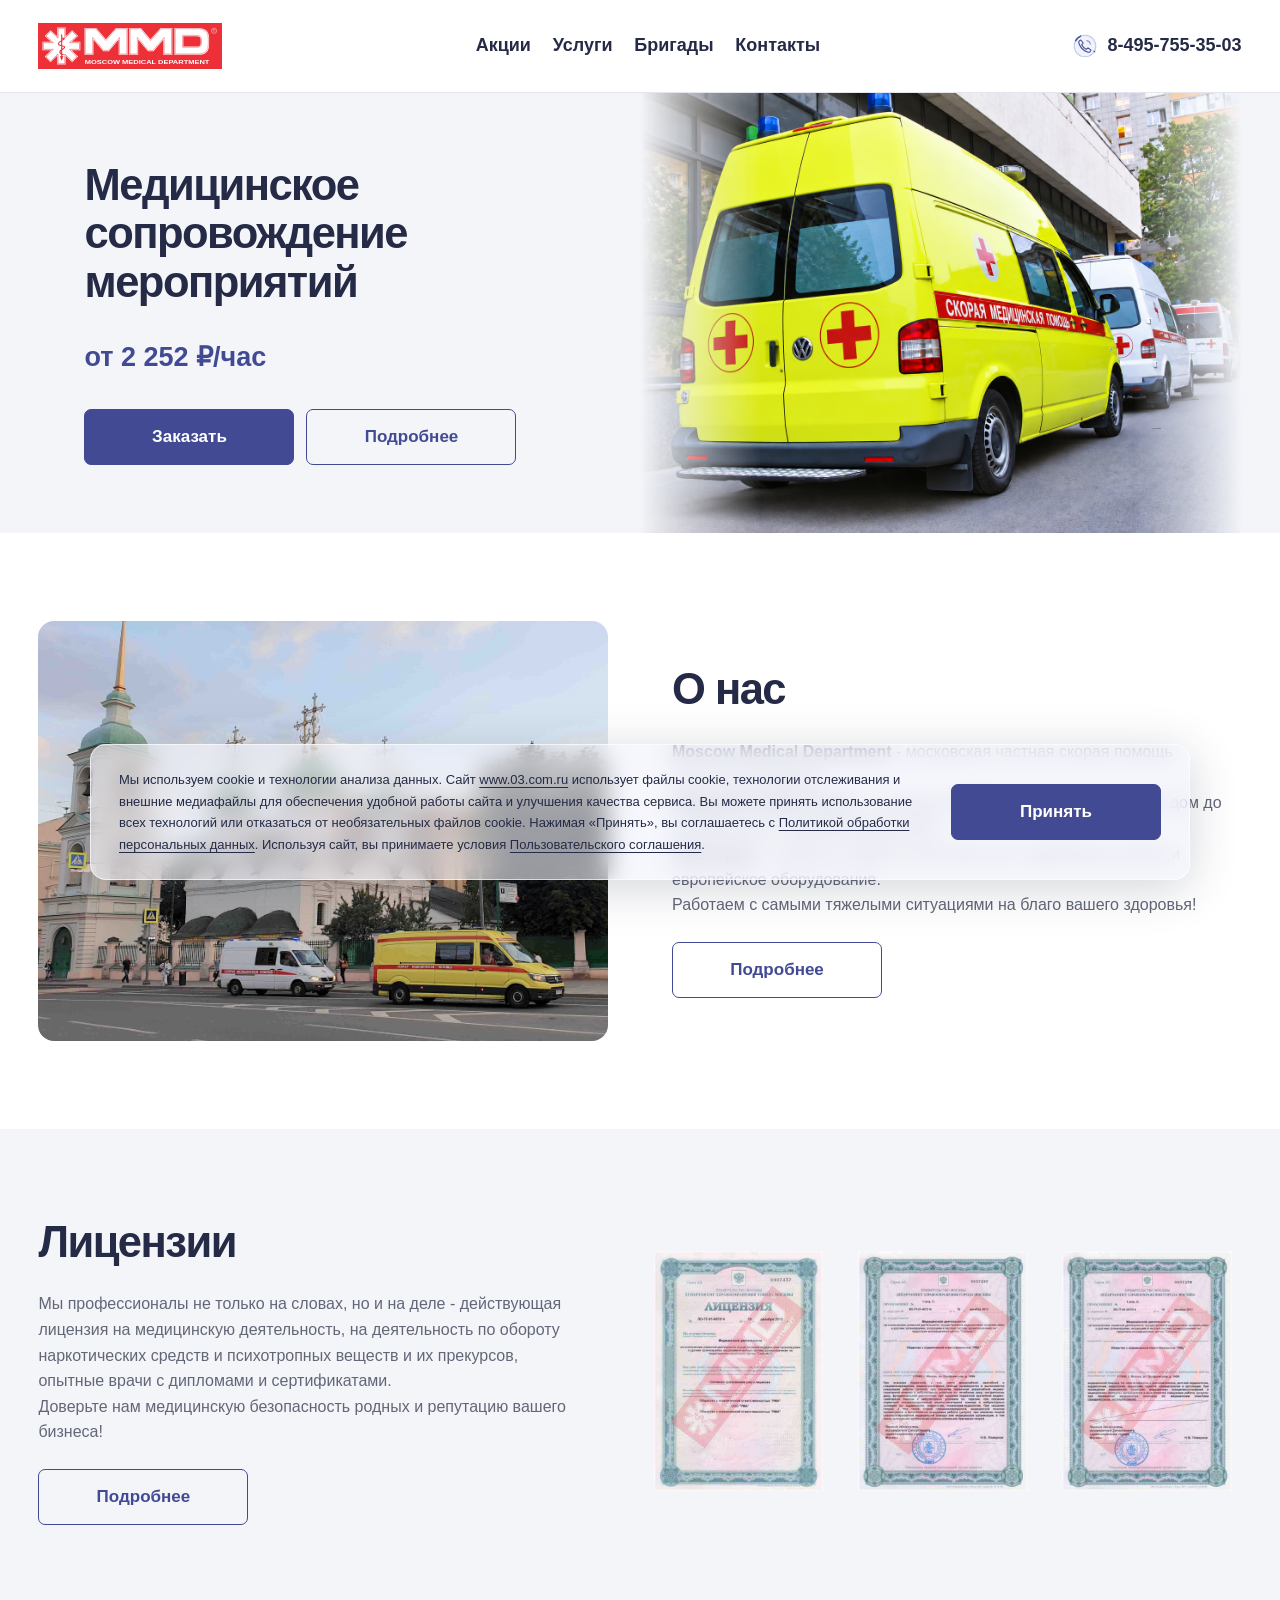
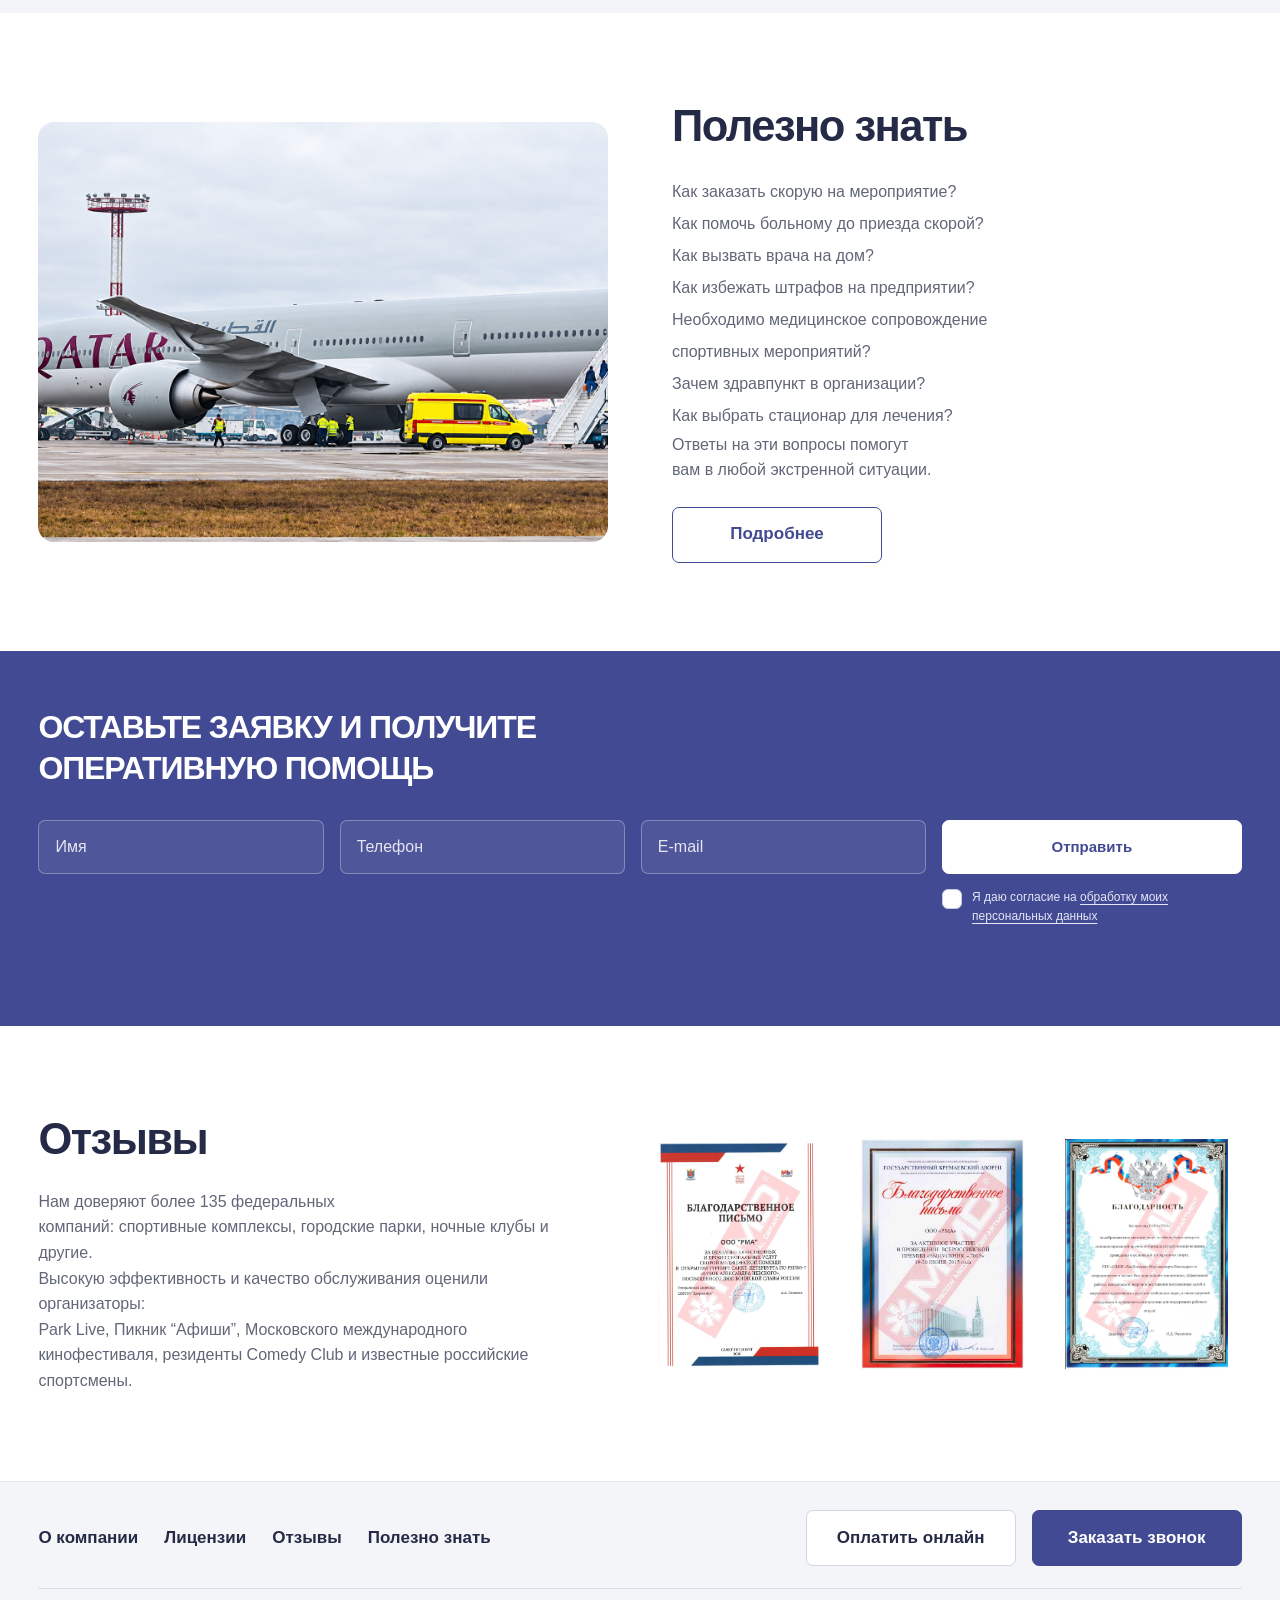
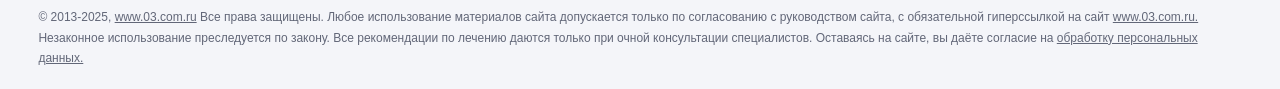
<file: index.html>
<!DOCTYPE html>
<html lang="ru">

<head>

    <meta charset="UTF-8">
    <meta name="viewport" content="width=device-width, initial-scale=1.0">
    <meta http-equiv="X-UA-Compatible" content="ie=edge">
    <title>Дежурство скорой на массовых мероприятиях - MMD &#128657;</title>
    <meta name="description" content="Дежурство скорой медицинской помощи на массовых мероприятиях в Москве и Московской области. Заказать медицинское сопровождение спортивных мероприятий">
    <meta name="yandex-verification" content="7d4bbf02a748f1a2" />
    <meta property="og:title" content="03.com.ru"/>
    <meta property="og:description" content="Московская скорая помощь"/>
    <meta property="og:image" content="assets/components/rma/assets/images/favicon.png"/>
    <meta property="og:image:type" content="image/png"/>
    <meta property="og:type" content="website"/>
    <meta property="og:url" content= "https://03.com.ru"/>




    <link rel="icon" type="image/png" href="https://03.com.ru/assets/components/rma/assets/images/favicon.png">



<link rel="stylesheet" href="styles.css">
<link rel="stylesheet" href="home.css">
<script src="app.js" defer></script>
<script src="home.js" defer></script>
<link rel="stylesheet" href="responsive.css">
<link rel="stylesheet" href="button-hover.css">
<link rel="stylesheet" href="slider-effects.css">
<link rel="stylesheet" href="text-spacing.css">
<link rel="stylesheet" href="responsive-final.css">
</head>
<body><a class="skip-link" href="#main">Перейти к содержанию</a>
<header class="header">
    <div class="container header__container">
        <a href="index.html" class="header__logo">
            <img src="assets/logo.svg" alt="moscow medical department" class="logo__img">
        </a>
        <ul class="header__menu" aria-label="Основное меню">
            <li class="menu__item">
                <a href="promotions.html" class="item__link">Акции</a>
            </li>
            <li class="menu__item">
                <a href="services.html" class="item__link">Услуги</a>
            </li>
            <li class="menu__item">
                <a href="https://03.com.ru/brigadyi/" class="item__link">Бригады</a>
            </li>

            <li class="menu__item">
                <a href="contacts.html" class="item__link">Контакты</a>
            </li>
        </ul>
        <a href="tel:+74957553503" class="header__phone">
            <svg class="contact-symbol phone__icon" role="img" aria-label="телефон" xmlns="http://www.w3.org/2000/svg" width="40" height="40" viewBox="0 0 40 40" fill="none" stroke="#424a93" stroke-width="1.8" stroke-linecap="round" stroke-linejoin="round"><circle cx="20" cy="20" r="18" fill="#f0f2fc" stroke="#c2c9e8"/><circle class="contact-symbol__ring" cx="20" cy="20" r="18" fill="none" stroke="#424a93" stroke-width="2.6" pathLength="100" stroke-dasharray="100" stroke-dashoffset="90" transform="rotate(-150 20 20)"/><circle cx="35.6" cy="29" r="2" fill="#424a93" stroke="#f0f2fc" stroke-width="1.2"/><path d="m13 10 4 5-2.6 3a18 18 0 0 0 7.6 7.6l3-2.6 5 4c-1 3-3 4-5.8 3C17.6 27.7 12.3 22.4 10 15.8 9 13 10 11 13 10Z"/><path d="M23 11a7 7 0 0 1 6 6" stroke="#8c96cf"/></svg>
            8-495-755-35-03
        </a>
        <button class="header__hamburger" aria-label="Открыть меню" aria-expanded="false" aria-controls="mobile-menu">
            <img src="assets/components/rma/assets/images/new/hamburger.svg" alt="меню" class="hamburger__img">
        </button>
        <button class="header__exit-popup"> &times; </button>
    </div>
</header>
<main id="main"><section class="section hero">
    <div class="container hero__container">
<img class="home-hero-photo" src="assets/home-hero-no-watermark.png" alt="Автомобили скорой медицинской помощи MMD">
        <div class="hero__text">

            <h1 class="text__title">Медицинское сопровождение мероприятий</h1>
            <p class="text__price" data-price="2300">от 2 300 ₽/час</p>
            <div class="text__btns">
                <button class="btn btns__btn">Заказать</button>
                <a href="promotions.html" class="btn btns__link">
                    Подробнее
                </a>

            </div>
        </div>
    </div>
</section>
<section class="section about">
    <div class="container about__container">
        <div class="about__img">
            <img src="assets/components/rma/assets/images/final/index/o_nas.jpg" alt="о компании" class="img__img">
        </div>
        <div class="about__bg"></div>
        <div class="about__text">
            <h2 class="text__title">О нас</h2>
            <p class="text__text">
                <b>Moscow Medical Department</b> - московская частная скорая помощь доступная каждому.
            </p>
            <p class="text__text">
                <b>Широкий спектр услуг:</b> от выезда скорой медпомощи и врача на дом до предрейсовых осмотров водителей.
            </p>
            <p class="text__text">
                <b>Наша цель</b> - помогать людям, используя опыт зарубежных коллег и европейское оборудование. <br> 
                Работаем с самыми тяжелыми ситуациями на благо вашего здоровья!
            </p>
            <a href="about.html" class="btn text__btn">
                Подробнее
            </a>
        </div>
    </div>
</section>
<section class="section license">
    <div class="container license__container">
        <div class="license__bg"></div>
        <h2 class="text__title">Лицензии</h2>
        <div class="license__text">
            <p class="text__text">
                Мы профессионалы не только на словах, но и на деле - действующая лицензия на медицинскую деятельность, на деятельность по обороту наркотических средств и психотропных веществ и их прекурсов, опытные врачи с  дипломами и сертификатами.
            </p>
            <p class="text__text">
                Доверьте нам медицинскую безопасность родных и репутацию вашего бизнеса!  
            </p>
            <a href="licenses.html" class="btn text__btn">
                Подробнее
            </a>
        </div>
        <div class="license__slider">


            <div class="slider__slides">
                <div class="slides__slide">
                    <picture class="slide__picture">
                        <source srcset="assets/components/rma/assets/images/licenses/hero/mobile/1.jpg" media="(max-width: 576px)" class="slide__source">
                        <img src="assets/components/rma/assets/images/licenses/hero/1.jpg" alt="лицензия-1" class="slide__img">
                    </picture>
                </div>
                <div class="slides__slide">
                    <picture class="slide__picture">
                        <source srcset="assets/components/rma/assets/images/licenses/hero/mobile/3.jpg" media="(max-width: 576px)" class="slide__source">
                        <img src="assets/components/rma/assets/images/licenses/hero/3.jpg" alt="лицензия-3" class="slide__img">
                    </picture>
                </div>
                <div class="slides__slide">
                    <picture class="slide__picture">
                        <source srcset="assets/components/rma/assets/images/licenses/hero/mobile/4.jpg" media="(max-width: 576px)" class="slide__source">
                        <img src="assets/components/rma/assets/images/licenses/hero/4.jpg" alt="лицензия-3" class="slide__img">
                    </picture>
                </div>
            </div>
        </div>
    </div>
</section>
<section class="section faq">
    <div class="container faq__container">
        <div class="faq__bg"></div>
        <div class="faq__img">
            <img src="assets/aviaperevozka-restored.png" alt="Полезно знать" class="img__img">

        </div>
        <div class="faq__text">
            <h2 class="text__title">Полезно знать</h2>
            <p class="text__text">
                Как заказать скорую на мероприятие?
                <br>
                Как помочь больному до приезда скорой?
                <br>
                Как вызвать врача на дом? 
                <br>
                Как избежать штрафов на предприятии?
                <br>
                Необходимо медицинское сопровождение
                <br>
                спортивных мероприятий?
                <br>
                Зачем здравпункт в организации?
                <br>
                Как выбрать стационар для лечения?
            </p>
            <p class="text__text">
                Ответы на эти вопросы помогут <br> вам в любой экстренной ситуации. 
            </p>
            <a href="useful.html" class="btn text__btn">
                Подробнее
            </a>
        </div>
    </div>
</section>






<section class="section callback" id="request">
    <div class="container callback__container">

        <h2 class="callback__title">
            ОСТАВЬТЕ ЗАЯВКУ И ПОЛУЧИТЕ ОПЕРАТИВНУЮ ПОМОЩЬ
        </h2>

        <form class="callback__form">

            <input type="text" name="nospam" value="" style="display:none" tabindex="-1" autocomplete="off">

            <div class="form__block">
                <input type="text" class="form__inp" name="name"
                       value="" aria-label="Имя" placeholder="Имя" required>
                <img src="assets/components/rma/assets/images/new/form/name.svg"
                     alt="имя" class="form__img">
            </div>

            <div class="form__block">
                <input type="tel" class="form__inp" name="phone"
                       value="" aria-label="Телефон" placeholder="Телефон" required>
                <svg class="contact-symbol form__img" role="img" aria-label="телефон" xmlns="http://www.w3.org/2000/svg" width="40" height="40" viewBox="0 0 40 40" fill="none" stroke="#424a93" stroke-width="1.8" stroke-linecap="round" stroke-linejoin="round"><circle cx="20" cy="20" r="18" fill="#f0f2fc" stroke="#c2c9e8"/><circle class="contact-symbol__ring" cx="20" cy="20" r="18" fill="none" stroke="#424a93" stroke-width="2.6" pathLength="100" stroke-dasharray="100" stroke-dashoffset="90" transform="rotate(-150 20 20)"/><circle cx="35.6" cy="29" r="2" fill="#424a93" stroke="#f0f2fc" stroke-width="1.2"/><path d="m13 10 4 5-2.6 3a18 18 0 0 0 7.6 7.6l3-2.6 5 4c-1 3-3 4-5.8 3C17.6 27.7 12.3 22.4 10 15.8 9 13 10 11 13 10Z"/><path d="M23 11a7 7 0 0 1 6 6" stroke="#8c96cf"/></svg>
            </div>

            <div class="form__block">
                <input type="email" class="form__inp" name="email"
                       value="" aria-label="E-mail" placeholder="E-mail" required>
                <svg class="contact-symbol form__img" role="img" aria-label="e-mail" xmlns="http://www.w3.org/2000/svg" width="40" height="40" viewBox="0 0 40 40" fill="none" stroke="#424a93" stroke-width="1.8" stroke-linecap="round" stroke-linejoin="round"><circle cx="20" cy="20" r="18" fill="#f0f2fc" stroke="#c2c9e8"/><circle class="contact-symbol__ring" cx="20" cy="20" r="18" fill="none" stroke="#424a93" stroke-width="2.6" pathLength="100" stroke-dasharray="100" stroke-dashoffset="90" transform="rotate(-150 20 20)"/><circle cx="35.6" cy="29" r="2" fill="#424a93" stroke="#f0f2fc" stroke-width="1.2"/><rect x="9" y="12" width="22" height="17" rx="3"/><path d="m10 14 8.2 6.3a3 3 0 0 0 3.6 0L30 14M10 27l6-5M30 27l-6-5"/></svg>
            </div>

            <div class="form__block-btn">

                <input type="submit"
                       name="order-submit"
                       value="Отправить"
                       class="btn form__btn">

                <label class="callback__text consent"><input type="checkbox" name="personal-data-consent" value="1" required><span>Я даю согласие на <a href="https://03.com.ru/assets/components/rma/assets/docs/soglasie-na-obrabotku-personalnih-dannih.pdf" target="_blank" rel="noopener noreferrer" class="text__link">обработку моих персональных данных</a></span></label>

            </div>

        </form>
    </div>
</section>
<section class="section reviews">
    <div class="container license__container">
        <div class="license__bg license__bg--gray"></div>
        <h2 class="text__title text__title--blue">Отзывы</h2>
        <div class="license__text">
            <p class="text__text text__text--black">
                Нам доверяют более 135 федеральных <br> компаний: спортивные комплексы, городские парки, ночные клубы и другие.
            </p>
            <p class="text__text text__text--black">
                Высокую эффективность и качество обслуживания оценили организаторы: <br> Park Live, Пикник “Афиши”, Московского международного кинофестиваля, резиденты Comedy Club и известные российские спортсмены.
            </p>

        </div>
        <div class="license__slider">


            <div class="slider__slides">
                <div class="slides__slide">
                    <img src="assets/components/rma/assets/images/reviews/25.jpg" alt="лицензия-1" class="slide__img">
                </div>
                <div class="slides__slide">
                    <img src="assets/components/rma/assets/images/reviews/hero/1.jpg" alt="лицензия-1" class="slide__img">
                </div>
                <div class="slides__slide">
                    <img src="assets/components/rma/assets/images/reviews/28.jpg" alt="лицензия-1" class="slide__img">
                </div>
            </div>
        </div>
    </div>
</section>
</main><div class="bg" hidden></div>




<div class="popup" id="callback-popup" role="dialog" aria-modal="true" aria-label="Обратный звонок" hidden>

    <button type="button" class="popup__exit" aria-label="Закрыть окно">
        <img src="assets/components/rma/assets/images/new/popup/exit.svg"
             alt="Закрыть окно"
             class="exit__img">
    </button>

    <h2 class="popup__title">Обратный звонок</h2>

    <form class="popup__form" id="callback-form">

        <input type="hidden" name="popup-submit" value="1">

        <input type="text"
               name="nospam"
               value=""
               style="display:none"
               tabindex="-1"
               autocomplete="off">

        <div class="form__row">
            <img src="assets/components/rma/assets/images/new/popup/name.svg"
                 alt="имя"
                 class="form__icon">

            <input type="text"
                   class="row__inp"
                   name="name"
                   value=""
                   aria-label="Имя" placeholder="Имя"
                   required>
        </div>

        <div class="form__row">
            <img src="assets/components/rma/assets/images/new/popup/phone.svg"
                 alt="телефон"
                 class="form__icon">

            <input type="tel"
                   class="row__inp"
                   name="phone"
                   value=""
                   aria-label="Телефон" placeholder="Телефон"
                   id="form-buy-phone"
                   required>
        </div>

        <div class="form__row">
            <img src="assets/components/rma/assets/images/new/popup/email.svg"
                 alt="email"
                 class="form__icon">

            <input type="email"
                   class="row__inp"
                   name="email"
                   value=""
                   aria-label="E-mail" placeholder="E-mail"
                   id="popup-email"
                   required>
        </div>

        <div class="popup__message" id="callback-error"
             role="alert" style="display:none;"></div>

        <label class="form__text consent"><input type="checkbox" name="personal-data-consent" value="1" required><span>Я даю согласие на <a href="https://03.com.ru/assets/components/rma/assets/docs/soglasie-na-obrabotku-personalnih-dannih.pdf" target="_blank" rel="noopener noreferrer" class="text__link">обработку моих персональных данных</a></span></label>

        <button type="submit" class="btn form__btn" id="callback-submit">
            Отправить
        </button>

    </form>
</div>


<div class="popup popup--thanks" id="callback-success" hidden>

    <button type="button" class="popup__exit" aria-label="Закрыть окно">
        <img src="assets/components/rma/assets/images/new/popup/exit.svg"
             alt="Закрыть окно"
             class="exit__img">
    </button>

    <h2 class="popup__title">Спасибо за заявку!</h2>

    <div class="popup--thanks__content">
        <p>Ваша заявка успешно отправлена.</p>
        <p>Мы скоро с вами свяжемся!</p>

        <button type="button" class="btn form__btn popup--thanks__btn">
            Закрыть
        </button>
    </div>

</div>
<nav class="popup-menu" id="mobile-menu" aria-label="Мобильное меню" hidden>
    <ul class="popup-menu__menu">
        <li class="menu__item">
            <a href="promotions.html" class="item__link">Акции</a>
        </li>
        <li class="menu__item">
            <a href="services.html" class="item__link">Услуги</a>
        </li>
        <li class="menu__item">
            <a href="https://03.com.ru/brigadyi/" class="item__link">Бригады</a>
        </li>

        <li class="menu__item">
            <a href="contacts.html" class="item__link">Контакты</a>
        </li>
    <li class="menu__item"><a class="item__link mobile-menu-mail" href="mailto:mmd03@bk.ru"><svg class="contact-symbol mobile-mail-icon" aria-hidden="true" xmlns="http://www.w3.org/2000/svg" width="40" height="40" viewBox="0 0 40 40" fill="none" stroke="#424a93" stroke-width="1.8" stroke-linecap="round" stroke-linejoin="round"><circle cx="20" cy="20" r="18" fill="#f0f2fc" stroke="#c2c9e8"/><circle class="contact-symbol__ring" cx="20" cy="20" r="18" fill="none" stroke="#424a93" stroke-width="2.6" pathLength="100" stroke-dasharray="100" stroke-dashoffset="90" transform="rotate(-150 20 20)"/><circle cx="35.6" cy="29" r="2" fill="#424a93" stroke="#f0f2fc" stroke-width="1.2"/><rect x="9" y="12" width="22" height="17" rx="3"/><path d="m10 14 8.2 6.3a3 3 0 0 0 3.6 0L30 14M10 27l6-5M30 27l-6-5"/></svg>mmd03@bk.ru</a></li>
</ul>
</nav>
        <footer class="footer">
            <div class="container footer__container">
                <ul class="footer__menu">
                    <li class="menu__item">
                        <a href="about.html" class="item__link">
                            <img src="assets/components/rma/assets/images/footerIcons/about.svg" alt="О компании" class="link__icon">
                            О компании
                        </a>
                    </li>
                    <li class="menu__item">
                        <a href="licenses.html" class="item__link">
                            <img src="assets/components/rma/assets/images/footerIcons/license.svg" alt="Лицензии" class="link__icon">
                            Лицензии
                        </a>
                    </li>
                    <li class="menu__item">
                        <a href="https://03.com.ru/otzyivyi" class="item__link">
                            <img src="assets/components/rma/assets/images/footerIcons/reviews.svg" alt="Отзывы" class="link__icon">
                            Отзывы
                        </a>
                    </li>
                    <li class="menu__item">
                        <a href="useful.html" class="item__link">
                            <img src="assets/components/rma/assets/images/footerIcons/faq.svg" alt="Полезно знать" class="link__icon">
                            Полезно знать
                        </a>
                    </li>


                </ul>
                <a href="payment.html" class="btn footer__btn">Оплатить онлайн</a>
                <button class="btn footer__btn">Заказать звонок</button>
                <div class="footer__bottom">
                    <p class="footer__copy">© 2013-2025, <a href="index.html" class="copy__link">www.03.com.ru</a> Все права защищены. Любое использование
                        материалов сайта допускается только по согласованию с руководством сайта, с обязательной
                        гиперссылкой на сайт <a href="index.html" class="copy__link">www.03.com.ru.</a>
                        <br>Незаконное использование преследуется по закону. Все рекомендации по лечению даются только при
                        очной консультации специалистов. Оставаясь на сайте, вы даёте согласие на <a href="https://03.com.ru/assets/components/rma/assets/docs/soglasie-na-obrabotku-personalnih-dannih.pdf" target="_blank" class="copy__link">обработку
                        персональных данных.</a></p>
                </div>
            </div>
        </footer>




</body>

</html>
</file>
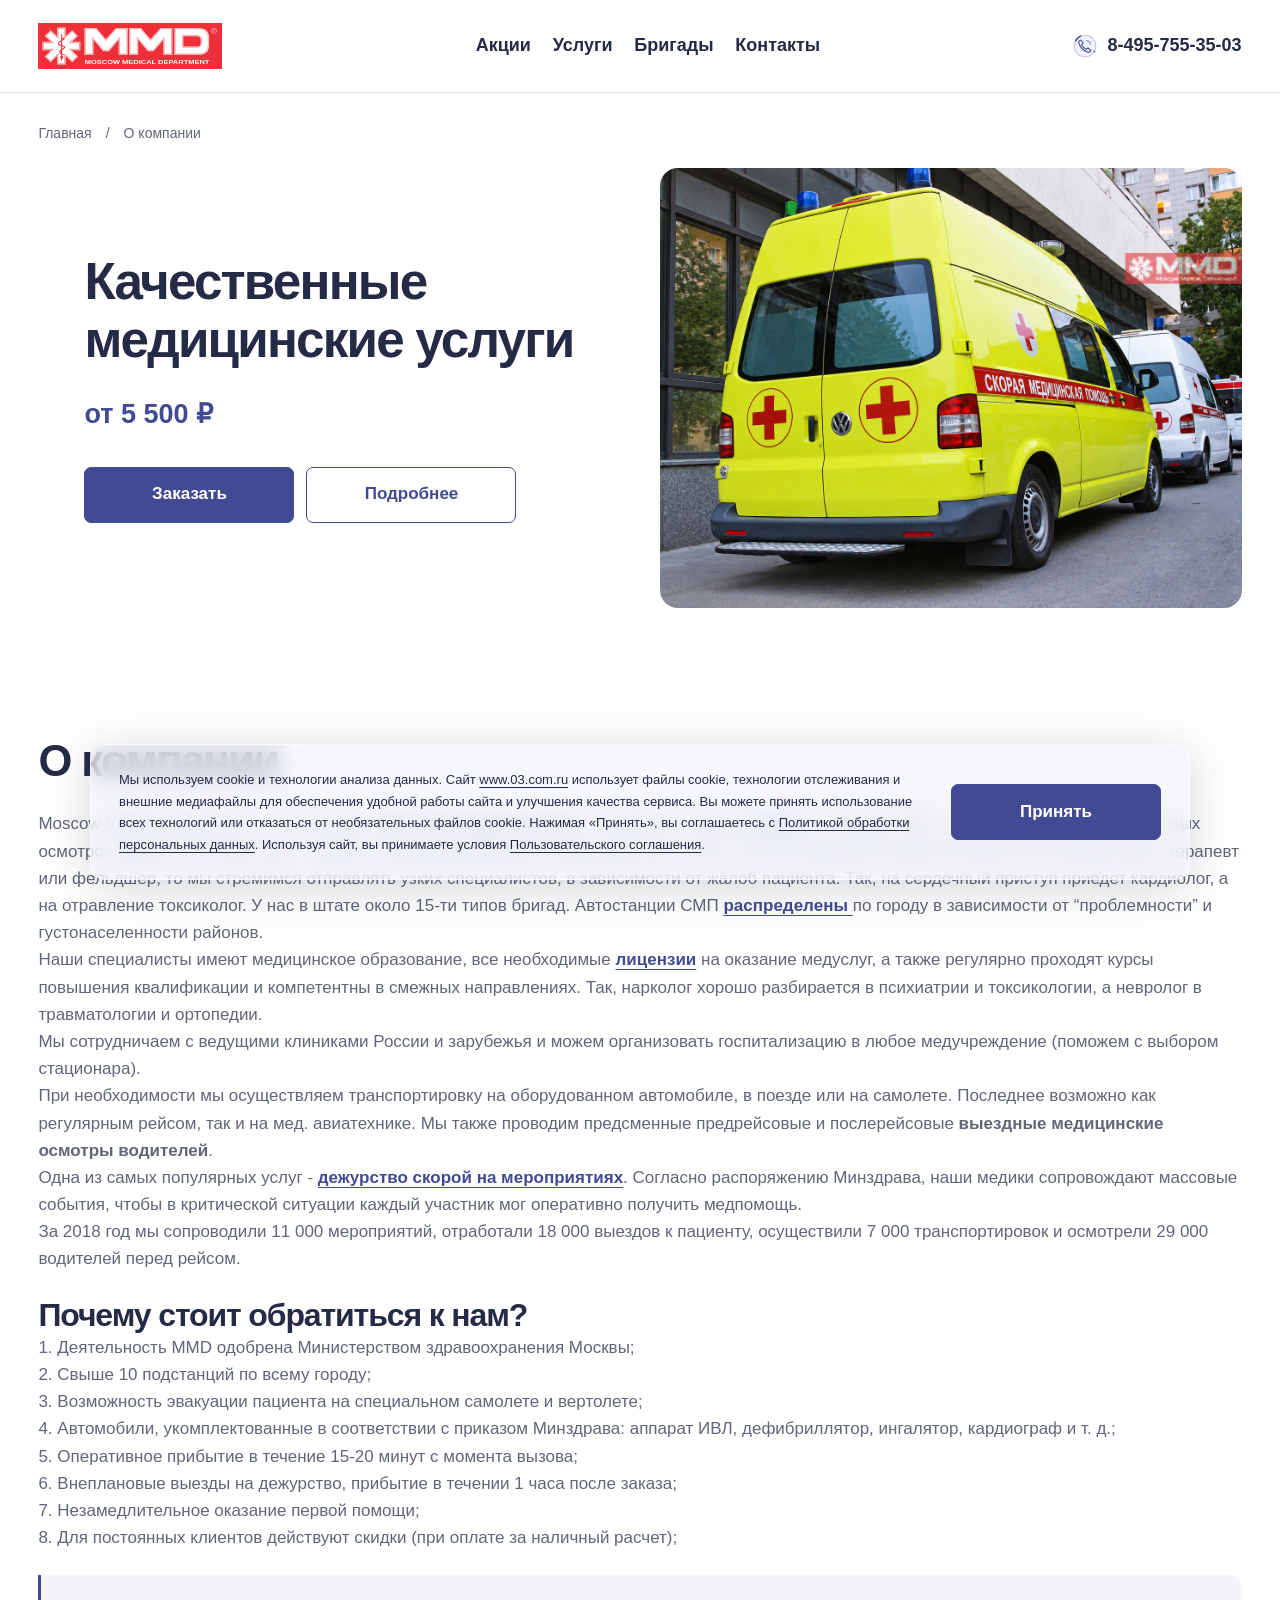
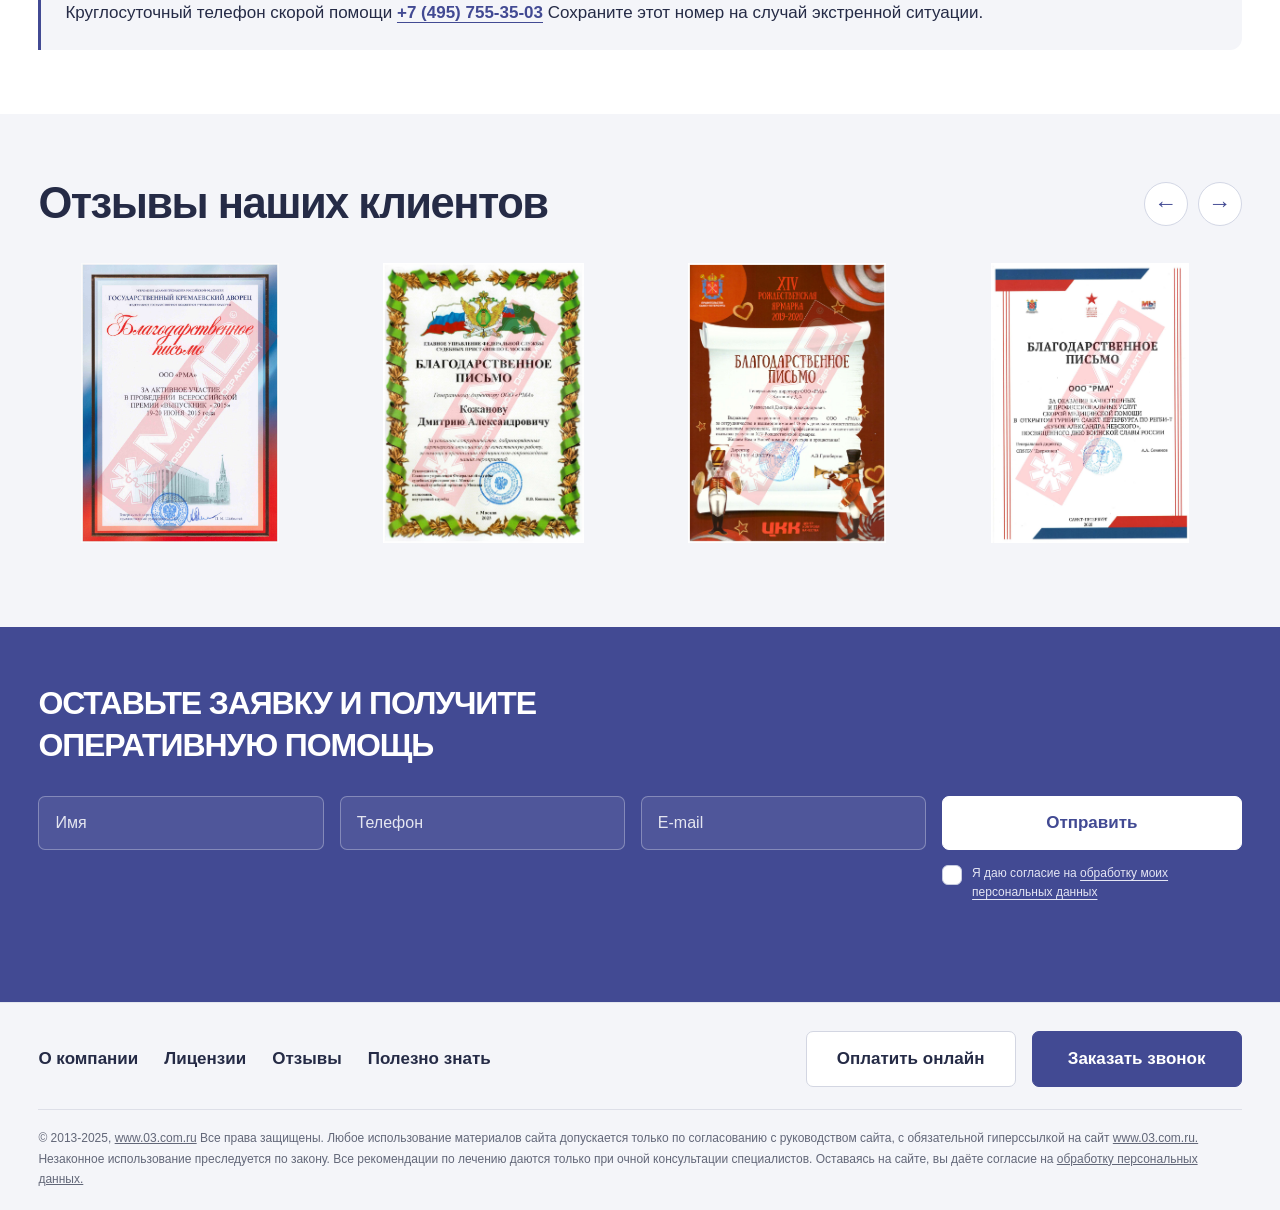
<file: about.html>
<!DOCTYPE html>
<html lang="ru">

<head>

    <meta charset="UTF-8">
    <meta name="viewport" content="width=device-width, initial-scale=1.0">
    <meta http-equiv="X-UA-Compatible" content="ie=edge">
    <title>О компании — MMD</title>
    <meta name="description" content="О компании. Moscow Medical Department — медицинская помощь в Москве.">
    <meta name="yandex-verification" content="7d4bbf02a748f1a2" />
    <meta property="og:title" content="03.com.ru"/>
    <meta property="og:description" content="Московская скорая помощь"/>
    <meta property="og:image" content="assets/components/rma/assets/images/favicon.png"/>
    <meta property="og:image:type" content="image/png"/>
    <meta property="og:type" content="website"/>
    <meta property="og:url" content= "https://03.com.ru"/>




    <link rel="icon" type="image/png" href="https://03.com.ru/assets/components/rma/assets/images/favicon.png">



<link rel="stylesheet" href="styles.css">

<script src="app.js" defer></script>
<script src="pages.js" defer></script>
<link rel="stylesheet" href="responsive.css">
<link rel="stylesheet" href="pages.css">
<link rel="stylesheet" href="button-hover.css">
<link rel="stylesheet" href="slider-effects.css">
<link rel="stylesheet" href="text-spacing.css">
<link rel="stylesheet" href="breadcrumbs.css">
<link rel="stylesheet" href="responsive-final.css">
</head>
<body class="inner-page page-about"><a class="skip-link" href="#main">Перейти к содержанию</a>
<header class="header">
    <div class="container header__container">
        <a href="index.html" class="header__logo">
            <img src="assets/logo.svg" alt="moscow medical department" class="logo__img">
        </a>
        <ul class="header__menu" aria-label="Основное меню">
            <li class="menu__item">
                <a href="promotions.html" class="item__link">Акции</a>
            </li>
            <li class="menu__item">
                <a href="services.html" class="item__link">Услуги</a>
            </li>
            <li class="menu__item">
                <a href="https://03.com.ru/brigadyi/" class="item__link">Бригады</a>
            </li>

            <li class="menu__item">
                <a href="contacts.html" class="item__link">Контакты</a>
            </li>
        </ul>
        <a href="tel:+74957553503" class="header__phone">
            <svg class="contact-symbol phone__icon" role="img" aria-label="телефон" xmlns="http://www.w3.org/2000/svg" width="40" height="40" viewBox="0 0 40 40" fill="none" stroke="#424a93" stroke-width="1.8" stroke-linecap="round" stroke-linejoin="round"><circle cx="20" cy="20" r="18" fill="#f0f2fc" stroke="#c2c9e8"/><circle class="contact-symbol__ring" cx="20" cy="20" r="18" fill="none" stroke="#424a93" stroke-width="2.6" pathLength="100" stroke-dasharray="100" stroke-dashoffset="90" transform="rotate(-150 20 20)"/><circle cx="35.6" cy="29" r="2" fill="#424a93" stroke="#f0f2fc" stroke-width="1.2"/><path d="m13 10 4 5-2.6 3a18 18 0 0 0 7.6 7.6l3-2.6 5 4c-1 3-3 4-5.8 3C17.6 27.7 12.3 22.4 10 15.8 9 13 10 11 13 10Z"/><path d="M23 11a7 7 0 0 1 6 6" stroke="#8c96cf"/></svg>
            8-495-755-35-03
        </a>
        <button class="header__hamburger" aria-label="Открыть меню" aria-expanded="false" aria-controls="mobile-menu">
            <img src="assets/components/rma/assets/images/new/hamburger.svg" alt="меню" class="hamburger__img">
        </button>
        <button class="header__exit-popup"> &times; </button>
    </div>
</header>
<main id="main">
<section class="section service-hero" itemscope itemtype="https://schema.org/Product">
    <div class="container service-hero__container">
        <ul class="breadcrumbs">
            <li class="breadcrumbs__item">
                <a href="index.html" class="item__link">Главная</a>
            </li>
            <li class="breadcrumbs__item">
                /
            </li>
            <li class="breadcrumbs__item" aria-current="page">
                О компании
            </li>
        </ul>
        <div class="service-hero__text">
            <h1 class="text__title" itemprop="name">Качественные медицинские услуги</h1>
            <div class="text__block" itemprop="offers" itemscope itemtype="https://schema.org/Offer">
                <p class="text__price" itemprop="price">
                    от 5 500 ₽
                </p>
                <span class="text__currency" itemprop="priceCurrency">RUB</span>
            </div>
            <div class="text__btns">
                <button class="btn btns__btn">Заказать</button>
            <a href="promotions.html" class="btn btns__link">Подробнее</a>

            </div>
        </div>
        <img src="assets/home-hero-clear.png" alt="Автомобили скорой помощи MMD" class="service-hero__img">
    </div>
</section>
<section class="section service-about">
    <div class="container service-about__container" itemscope itemtype="https://schema.org/Article">
        <a name="about"></a>
        <h2 class="service-about__title">О компании</h2>
        <div class="service-about__text" itemprop="description">
            <p>Moscow Medical Department - оперативная <strong>частная скорая помощь</strong>, с широким спектром <strong><a href="services.html">услуг</a></strong>: от выезда СМП и врача на дом до предрейсовых осмотров водителей. Наша цель - сделать квалифицированную медпомощь доступнее. Если в городской скорой большинство вызовов берет терапевт или фельдшер, то мы стремимся отправлять узких специалистов, в зависимости от жалоб пациента. Так, на сердечный приступ приедет кардиолог, а на отравление токсиколог. У нас в штате около 15-ти типов бригад. Автостанции СМП <a href="contacts.html"><strong>распределены</strong> </a>по городу в зависимости от “проблемности” и густонаселенности районов.</p>
<p class="justifyright" dir="ltr">Наши специалисты имеют медицинское образование, все необходимые <strong><a href="licenses.html">лицензии</a></strong> на оказание медуслуг, а также регулярно проходят курсы повышения квалификации и компетентны в смежных направлениях. Так, нарколог хорошо разбирается в психиатрии и токсикологии, а невролог в травматологии и ортопедии.</p>
<p dir="ltr">Мы сотрудничаем с ведущими клиниками России и зарубежья и можем организовать госпитализацию в любое медучреждение (поможем с выбором стационара).</p>
<p dir="ltr">При необходимости мы осуществляем транспортировку на оборудованном автомобиле, в поезде или на самолете. Последнее возможно как регулярным рейсом, так и на мед. авиатехнике. Мы также проводим предсменные предрейсовые и послерейсовые <strong>выездные медицинские осмотры</strong><strong> водителей</strong>.</p>
<p dir="ltr">Одна из самых популярных услуг -<strong> <a href="https://03.com.ru/uslugi/dezhurstvo-skoroj-pomoshhi">дежурство скорой на мероприятиях</a></strong>. Согласно распоряжению Минздрава, наши медики сопровождают массовые события, чтобы в критической ситуации каждый участник мог оперативно получить медпомощь.</p>
<p dir="ltr">За 2018 год мы сопроводили 11 000 мероприятий, отработали 18 000 выездов к пациенту, осуществили 7 000 транспортировок и осмотрели 29 000 водителей перед рейсом.</p>
<h2 dir="ltr">Почему стоит обратиться к нам?</h2>
<ol>
<li>Деятельность MMD одобрена Министерством здравоохранения Москвы;</li>
<li>Свыше 10 подстанций по всему городу;</li>
<li>Возможность эвакуации пациента на специальном самолете и вертолете;</li>
<li>Автомобили, укомплектованные в соответствии с приказом Минздрава: аппарат ИВЛ, дефибриллятор, ингалятор, кардиограф и т. д.;</li>
<li>Оперативное прибытие в течение 15-20 минут с момента вызова;</li>
<li>Внеплановые выезды на дежурство, прибытие в течении 1 часа после заказа;</li>
<li>Незамедлительное оказание первой помощи; </li>
<li>Для постоянных клиентов действуют скидки (при оплате за наличный расчет);</li>
</ol>
<p dir="ltr">Круглосуточный телефон скорой помощи <strong><a href="tel:+74957553503">+7 (495) 755-35-03</a></strong> Сохраните этот номер на случай экстренной ситуации. </p>
        </div>
    </div>
</section>
<section class="section document-section"><div class="container"><div class="review-carousel-heading"><h2>Отзывы наших клиентов</h2><div class="review-carousel-controls"><button type="button" class="review-carousel-arrow review-carousel-prev" aria-label="Предыдущие отзывы" aria-controls="client-reviews">←</button><button type="button" class="review-carousel-arrow review-carousel-next" aria-label="Следующие отзывы" aria-controls="client-reviews">→</button></div></div><div class="document-grid review-carousel" id="client-reviews" role="region" aria-label="Отзывы клиентов" tabindex="0"><div class="document-card"><img src="assets/components/rma/assets/images/reviews/1.jpg" alt="Платная скорая помощь отзывы" loading="lazy"></div><div class="document-card"><img src="assets/components/rma/assets/images/reviews/26.jpg" alt="Отзывы по послерейсовым осмотрам" loading="lazy"></div><div class="document-card"><img src="assets/components/rma/assets/images/reviews/27.jpg" alt="Отзывы по послерейсовым осмотрам" loading="lazy"></div><div class="document-card"><img src="assets/components/rma/assets/images/reviews/25.jpg" alt="Отзывы по послерейсовым осмотрам" loading="lazy"></div><div class="document-card"><img src="assets/components/rma/assets/images/reviews/28.jpg" alt="Отзывы по послерейсовым осмотрам" loading="lazy"></div><div class="document-card"><img src="assets/components/rma/assets/images/reviews/2.jpg" alt="Скорая помощь в москве отзывы" loading="lazy"></div><div class="document-card"><img src="assets/components/rma/assets/images/reviews/3.jpg" alt="Дежурство скорой в москве отзывы" loading="lazy"></div><div class="document-card"><img src="assets/components/rma/assets/images/reviews/4.jpg" alt="Предрейсовые осмотры отзывы" loading="lazy"></div><div class="document-card"><img src="assets/components/rma/assets/images/reviews/5.jpg" alt="Вызов врача на дом отзывы" loading="lazy"></div><div class="document-card"><img src="assets/components/rma/assets/images/reviews/6.jpg" alt="Вызов скорой на дом отзывы" loading="lazy"></div><div class="document-card"><img src="assets/components/rma/assets/images/reviews/7.jpg" alt="ЖД перевозка отзывы" loading="lazy"></div><div class="document-card"><img src="assets/components/rma/assets/images/reviews/8.jpg" alt="Перевозка больных отзывы" loading="lazy"></div><div class="document-card"><img src="assets/components/rma/assets/images/reviews/9.jpg" alt="Междугородная перевозка отзывы" loading="lazy"></div><div class="document-card"><img src="assets/components/rma/assets/images/reviews/10.jpg" alt="Международная перевозка отзывы" loading="lazy"></div><div class="document-card"><img src="assets/components/rma/assets/images/reviews/11.jpg" alt="Медицинские услуги отзывы" loading="lazy"></div><div class="document-card"><img src="assets/components/rma/assets/images/reviews/12.jpg" alt="Медицинская организация отзывы" loading="lazy"></div><div class="document-card"><img src="assets/components/rma/assets/images/reviews/13.jpg" alt="Медицинское сопровождение мероприятий отзывы" loading="lazy"></div><div class="document-card"><img src="assets/components/rma/assets/images/reviews/14.jpg" alt="Скорая помощь на похоронах отзывы" loading="lazy"></div><div class="document-card"><img src="assets/components/rma/assets/images/reviews/15.jpg" alt="Отзывы по предрейсовым осмотрам" loading="lazy"></div><div class="document-card"><img src="assets/components/rma/assets/images/reviews/16.jpg" alt="Отзывы по послерейсовым осмотрам" loading="lazy"></div><div class="document-card"><img src="assets/components/rma/assets/images/reviews/17.jpg" alt="Отзывы по послерейсовым осмотрам" loading="lazy"></div><div class="document-card"><img src="assets/components/rma/assets/images/reviews/18.jpg" alt="Отзывы по послерейсовым осмотрам" loading="lazy"></div><div class="document-card"><img src="assets/components/rma/assets/images/reviews/19.jpg" alt="Отзывы по послерейсовым осмотрам" loading="lazy"></div><div class="document-card"><img src="assets/components/rma/assets/images/reviews/20.jpg" alt="Отзывы по послерейсовым осмотрам" loading="lazy"></div><div class="document-card"><img src="assets/components/rma/assets/images/reviews/21.jpg" alt="Отзывы по послерейсовым осмотрам" loading="lazy"></div><div class="document-card"><img src="assets/components/rma/assets/images/reviews/22.jpg" alt="Отзывы по послерейсовым осмотрам" loading="lazy"></div><div class="document-card"><img src="assets/components/rma/assets/images/reviews/23.jpg" alt="Отзывы по послерейсовым осмотрам" loading="lazy"></div><div class="document-card"><img src="assets/components/rma/assets/images/reviews/24.jpg" alt="Отзывы по послерейсовым осмотрам" loading="lazy"></div></div></div></section>

<section class="section callback" id="request">
    <div class="container callback__container">

        <h2 class="callback__title">
            ОСТАВЬТЕ ЗАЯВКУ И ПОЛУЧИТЕ ОПЕРАТИВНУЮ ПОМОЩЬ
        </h2>

        <form class="callback__form">

            <input type="text" name="nospam" value="" style="display:none" tabindex="-1" autocomplete="off" hidden>

            <div class="form__block">
                <input type="text" class="form__inp" name="name"
                       value="" aria-label="Имя" placeholder="Имя" required>
                <img src="assets/components/rma/assets/images/new/form/name.svg"
                     alt="имя" class="form__img">
            </div>

            <div class="form__block">
                <input type="tel" class="form__inp" name="phone"
                       value="" aria-label="Телефон" placeholder="Телефон" required>
                <svg class="contact-symbol form__img" role="img" aria-label="телефон" xmlns="http://www.w3.org/2000/svg" width="40" height="40" viewBox="0 0 40 40" fill="none" stroke="#424a93" stroke-width="1.8" stroke-linecap="round" stroke-linejoin="round"><circle cx="20" cy="20" r="18" fill="#f0f2fc" stroke="#c2c9e8"/><circle class="contact-symbol__ring" cx="20" cy="20" r="18" fill="none" stroke="#424a93" stroke-width="2.6" pathLength="100" stroke-dasharray="100" stroke-dashoffset="90" transform="rotate(-150 20 20)"/><circle cx="35.6" cy="29" r="2" fill="#424a93" stroke="#f0f2fc" stroke-width="1.2"/><path d="m13 10 4 5-2.6 3a18 18 0 0 0 7.6 7.6l3-2.6 5 4c-1 3-3 4-5.8 3C17.6 27.7 12.3 22.4 10 15.8 9 13 10 11 13 10Z"/><path d="M23 11a7 7 0 0 1 6 6" stroke="#8c96cf"/></svg>
            </div>

            <div class="form__block">
                <input type="email" class="form__inp" name="email"
                       value="" aria-label="E-mail" placeholder="E-mail" required>
                <svg class="contact-symbol form__img" role="img" aria-label="e-mail" xmlns="http://www.w3.org/2000/svg" width="40" height="40" viewBox="0 0 40 40" fill="none" stroke="#424a93" stroke-width="1.8" stroke-linecap="round" stroke-linejoin="round"><circle cx="20" cy="20" r="18" fill="#f0f2fc" stroke="#c2c9e8"/><circle class="contact-symbol__ring" cx="20" cy="20" r="18" fill="none" stroke="#424a93" stroke-width="2.6" pathLength="100" stroke-dasharray="100" stroke-dashoffset="90" transform="rotate(-150 20 20)"/><circle cx="35.6" cy="29" r="2" fill="#424a93" stroke="#f0f2fc" stroke-width="1.2"/><rect x="9" y="12" width="22" height="17" rx="3"/><path d="m10 14 8.2 6.3a3 3 0 0 0 3.6 0L30 14M10 27l6-5M30 27l-6-5"/></svg>
            </div>

            <div class="form__block-btn">

                <input type="submit"
                       name="order-submit"
                       value="Отправить"
                       class="btn form__btn">

                <label class="callback__text consent"><input type="checkbox" name="personal-data-consent" value="1" required><span>Я даю согласие на <a href="https://03.com.ru/assets/components/rma/assets/docs/soglasie-na-obrabotku-personalnih-dannih.pdf" target="_blank" rel="noopener noreferrer" class="text__link">обработку моих персональных данных</a></span></label>

            </div>

        </form>
    </div>
</section></main><div class="bg" hidden></div>




<div class="popup" id="callback-popup" role="dialog" aria-modal="true" aria-label="Обратный звонок" hidden>

    <button type="button" class="popup__exit" aria-label="Закрыть окно">
        <img src="assets/components/rma/assets/images/new/popup/exit.svg"
             alt="Закрыть окно"
             class="exit__img">
    </button>

    <h2 class="popup__title">Обратный звонок</h2>

    <form class="popup__form" id="callback-form">

        <input type="hidden" name="popup-submit" value="1">

        <input type="text"
               name="nospam"
               value=""
               style="display:none"
               tabindex="-1"
               autocomplete="off" hidden>

        <div class="form__row">
            <img src="assets/components/rma/assets/images/new/popup/name.svg"
                 alt="имя"
                 class="form__icon">

            <input type="text"
                   class="row__inp"
                   name="name"
                   value=""
                   aria-label="Имя" placeholder="Имя"
                   required>
        </div>

        <div class="form__row">
            <img src="assets/components/rma/assets/images/new/popup/phone.svg"
                 alt="телефон"
                 class="form__icon">

            <input type="tel"
                   class="row__inp"
                   name="phone"
                   value=""
                   aria-label="Телефон" placeholder="Телефон"
                   id="form-buy-phone"
                   required>
        </div>

        <div class="form__row">
            <img src="assets/components/rma/assets/images/new/popup/email.svg"
                 alt="email"
                 class="form__icon">

            <input type="email"
                   class="row__inp"
                   name="email"
                   value=""
                   aria-label="E-mail" placeholder="E-mail"
                   id="popup-email"
                   required>
        </div>

        <div class="popup__message" id="callback-error"
             role="alert" style="display:none;"></div>

        <label class="form__text consent"><input type="checkbox" name="personal-data-consent" value="1" required><span>Я даю согласие на <a href="https://03.com.ru/assets/components/rma/assets/docs/soglasie-na-obrabotku-personalnih-dannih.pdf" target="_blank" rel="noopener noreferrer" class="text__link">обработку моих персональных данных</a></span></label>

        <button type="submit" class="btn form__btn" id="callback-submit">
            Отправить
        </button>

    </form>
</div>


<div class="popup popup--thanks" id="callback-success" hidden>

    <button type="button" class="popup__exit" aria-label="Закрыть окно">
        <img src="assets/components/rma/assets/images/new/popup/exit.svg"
             alt="Закрыть окно"
             class="exit__img">
    </button>

    <h2 class="popup__title">Спасибо за заявку!</h2>

    <div class="popup--thanks__content">
        <p>Ваша заявка успешно отправлена.</p>
        <p>Мы скоро с вами свяжемся!</p>

        <button type="button" class="btn form__btn popup--thanks__btn">
            Закрыть
        </button>
    </div>

</div>
<nav class="popup-menu" id="mobile-menu" aria-label="Мобильное меню" hidden>
    <ul class="popup-menu__menu">
        <li class="menu__item">
            <a href="promotions.html" class="item__link">Акции</a>
        </li>
        <li class="menu__item">
            <a href="services.html" class="item__link">Услуги</a>
        </li>
        <li class="menu__item">
            <a href="https://03.com.ru/brigadyi/" class="item__link">Бригады</a>
        </li>

        <li class="menu__item">
            <a href="contacts.html" class="item__link">Контакты</a>
        </li>
    <li class="menu__item"><a class="item__link mobile-menu-mail" href="mailto:mmd03@bk.ru"><svg class="contact-symbol mobile-mail-icon" aria-hidden="true" xmlns="http://www.w3.org/2000/svg" width="40" height="40" viewBox="0 0 40 40" fill="none" stroke="#424a93" stroke-width="1.8" stroke-linecap="round" stroke-linejoin="round"><circle cx="20" cy="20" r="18" fill="#f0f2fc" stroke="#c2c9e8"/><circle class="contact-symbol__ring" cx="20" cy="20" r="18" fill="none" stroke="#424a93" stroke-width="2.6" pathLength="100" stroke-dasharray="100" stroke-dashoffset="90" transform="rotate(-150 20 20)"/><circle cx="35.6" cy="29" r="2" fill="#424a93" stroke="#f0f2fc" stroke-width="1.2"/><rect x="9" y="12" width="22" height="17" rx="3"/><path d="m10 14 8.2 6.3a3 3 0 0 0 3.6 0L30 14M10 27l6-5M30 27l-6-5"/></svg>mmd03@bk.ru</a></li>
</ul>
</nav>
        <footer class="footer">
            <div class="container footer__container">
                <ul class="footer__menu">
                    <li class="menu__item">
                        <a href="about.html" class="item__link">
                            <img src="assets/components/rma/assets/images/footerIcons/about.svg" alt="О компании" class="link__icon">
                            О компании
                        </a>
                    </li>
                    <li class="menu__item">
                        <a href="licenses.html" class="item__link">
                            <img src="assets/components/rma/assets/images/footerIcons/license.svg" alt="Лицензии" class="link__icon">
                            Лицензии
                        </a>
                    </li>
                    <li class="menu__item">
                        <a href="https://03.com.ru/otzyivyi" class="item__link">
                            <img src="assets/components/rma/assets/images/footerIcons/reviews.svg" alt="Отзывы" class="link__icon">
                            Отзывы
                        </a>
                    </li>
                    <li class="menu__item">
                        <a href="useful.html" class="item__link">
                            <img src="assets/components/rma/assets/images/footerIcons/faq.svg" alt="Полезно знать" class="link__icon">
                            Полезно знать
                        </a>
                    </li>


                </ul>
                <a href="payment.html" class="btn footer__btn">Оплатить онлайн</a>
                <button class="btn footer__btn">Заказать звонок</button>
                <div class="footer__bottom">
                    <p class="footer__copy">© 2013-2025, <a href="index.html" class="copy__link">www.03.com.ru</a> Все права защищены. Любое использование
                        материалов сайта допускается только по согласованию с руководством сайта, с обязательной
                        гиперссылкой на сайт <a href="index.html" class="copy__link">www.03.com.ru.</a>
                        <br>Незаконное использование преследуется по закону. Все рекомендации по лечению даются только при
                        очной консультации специалистов. Оставаясь на сайте, вы даёте согласие на <a href="https://03.com.ru/assets/components/rma/assets/docs/soglasie-na-obrabotku-personalnih-dannih.pdf" target="_blank" class="copy__link">обработку
                        персональных данных.</a></p>
                </div>
            </div>
        </footer>




</body>

</html>
</file>
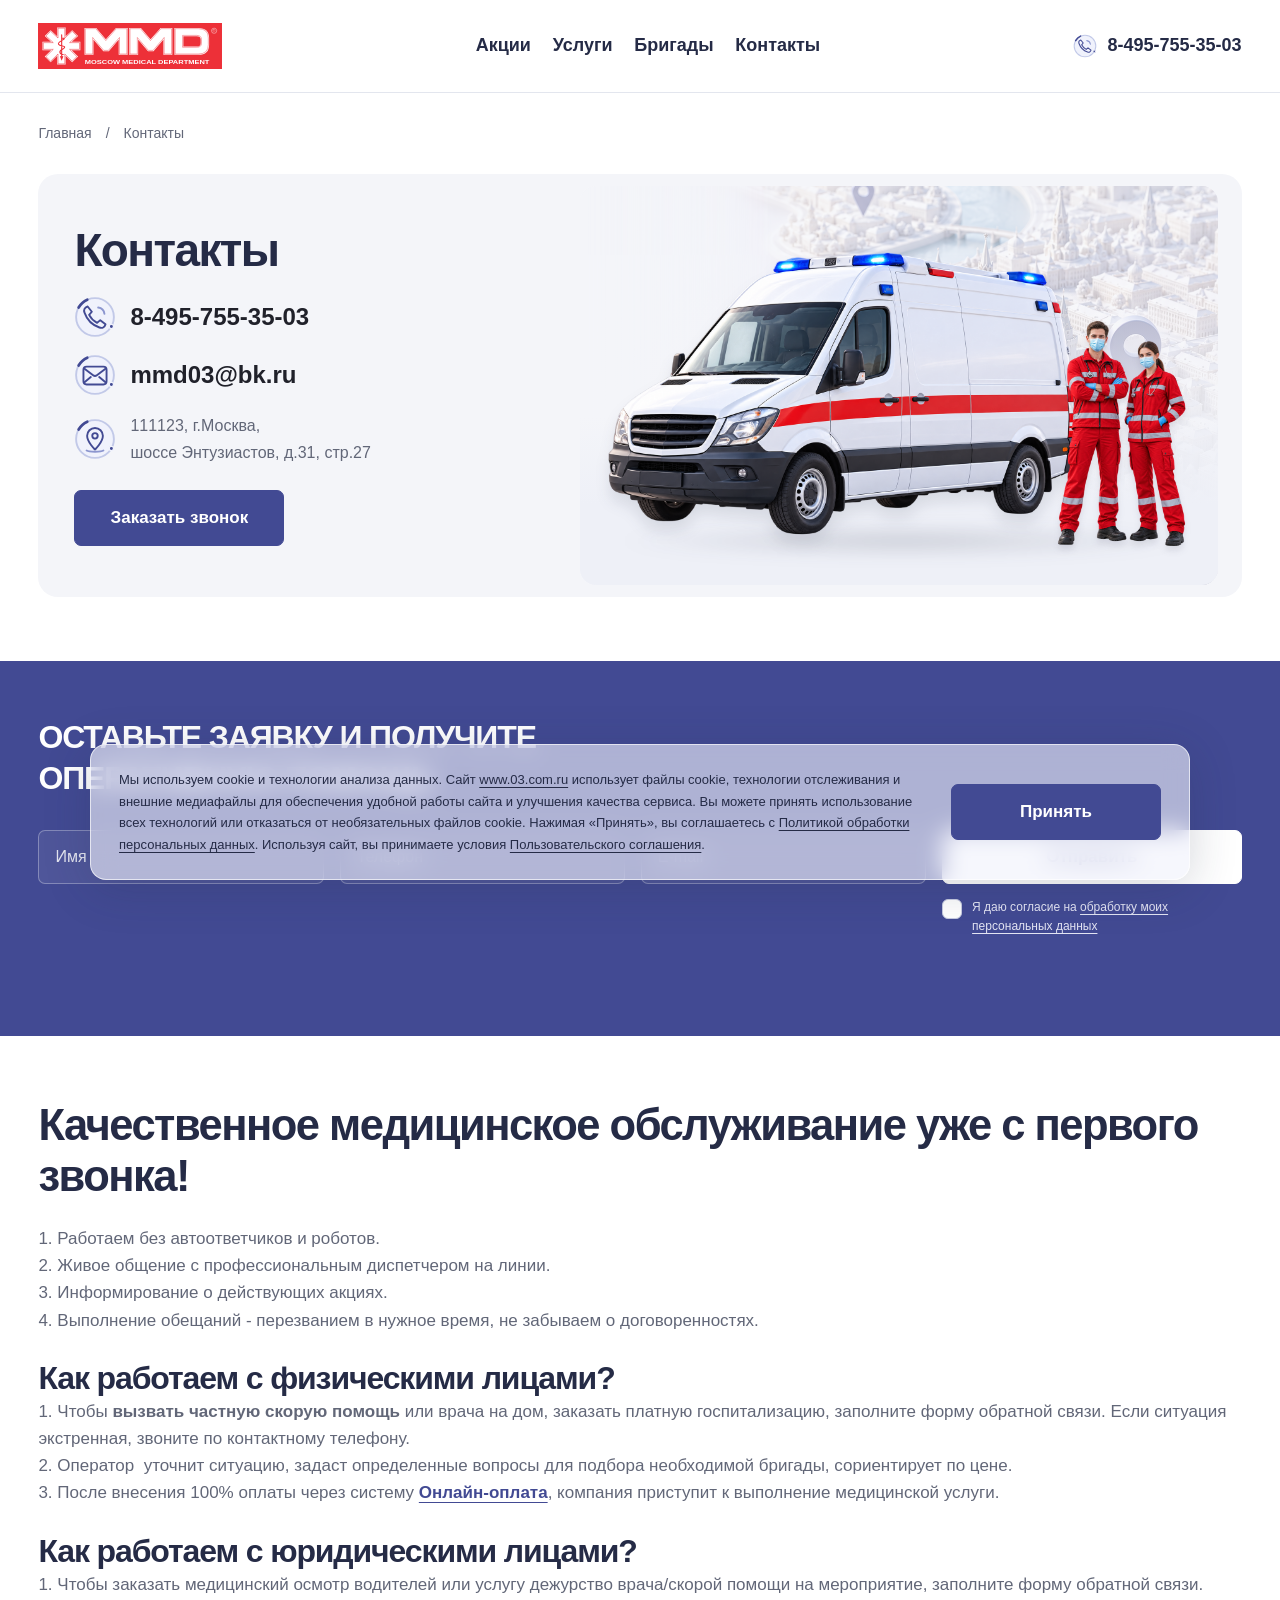
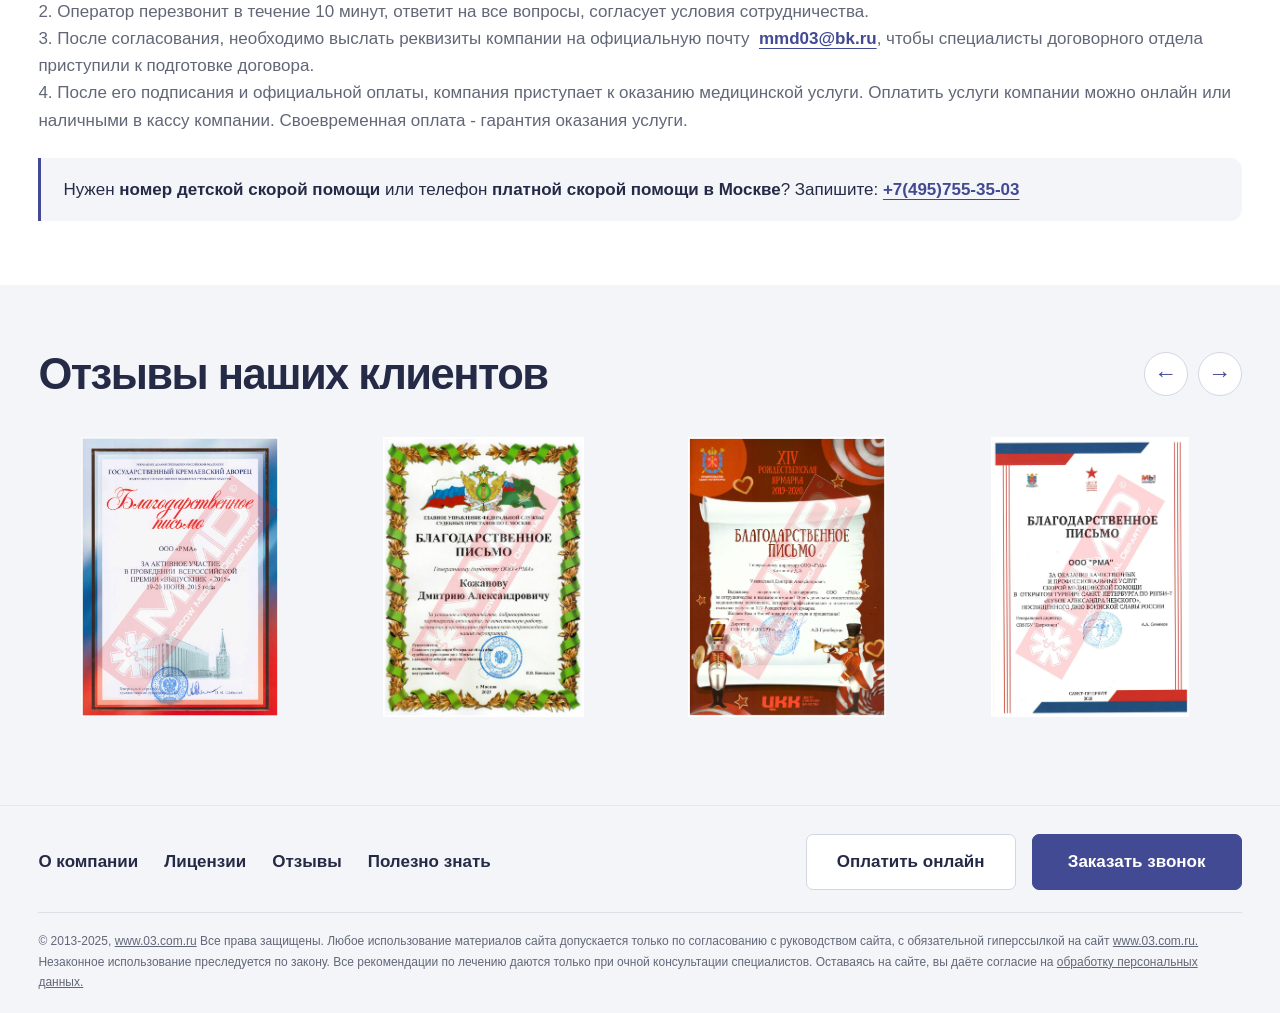
<file: contacts.html>
<!DOCTYPE html>
<html lang="ru">

<head>

    <meta charset="UTF-8">
    <meta name="viewport" content="width=device-width, initial-scale=1.0">
    <meta http-equiv="X-UA-Compatible" content="ie=edge">
    <title>Контакты — MMD</title>
    <meta name="description" content="Контакты. Moscow Medical Department — медицинская помощь в Москве.">
    <meta name="yandex-verification" content="7d4bbf02a748f1a2" />
    <meta property="og:title" content="03.com.ru"/>
    <meta property="og:description" content="Московская скорая помощь"/>
    <meta property="og:image" content="assets/components/rma/assets/images/favicon.png"/>
    <meta property="og:image:type" content="image/png"/>
    <meta property="og:type" content="website"/>
    <meta property="og:url" content= "https://03.com.ru"/>




    <link rel="icon" type="image/png" href="https://03.com.ru/assets/components/rma/assets/images/favicon.png">



<link rel="stylesheet" href="styles.css">

<script src="app.js" defer></script>
<script src="pages.js" defer></script>
<link rel="stylesheet" href="responsive.css">
<link rel="stylesheet" href="pages.css">
<link rel="stylesheet" href="contacts.css">
<link rel="stylesheet" href="button-hover.css">
<link rel="stylesheet" href="slider-effects.css">
<link rel="stylesheet" href="text-spacing.css">
<link rel="stylesheet" href="breadcrumbs.css">
<link rel="stylesheet" href="review-slider.css">
<script src="review-slider.js" defer></script>
<link rel="stylesheet" href="responsive-final.css">
</head>
<body class="inner-page page-contacts"><a class="skip-link" href="#main">Перейти к содержанию</a>
<header class="header">
    <div class="container header__container">
        <a href="index.html" class="header__logo">
            <img src="assets/logo.svg" alt="moscow medical department" class="logo__img">
        </a>
        <ul class="header__menu" aria-label="Основное меню">
            <li class="menu__item">
                <a href="promotions.html" class="item__link">Акции</a>
            </li>
            <li class="menu__item">
                <a href="services.html" class="item__link">Услуги</a>
            </li>
            <li class="menu__item">
                <a href="https://03.com.ru/brigadyi/" class="item__link">Бригады</a>
            </li>

            <li class="menu__item">
                <a href="contacts.html" class="item__link">Контакты</a>
            </li>
        </ul>
        <a href="tel:+74957553503" class="header__phone">
            <svg class="contact-symbol phone__icon" role="img" aria-label="телефон" xmlns="http://www.w3.org/2000/svg" width="40" height="40" viewBox="0 0 40 40" fill="none" stroke="#424a93" stroke-width="1.8" stroke-linecap="round" stroke-linejoin="round"><circle cx="20" cy="20" r="18" fill="#f0f2fc" stroke="#c2c9e8"/><circle class="contact-symbol__ring" cx="20" cy="20" r="18" fill="none" stroke="#424a93" stroke-width="2.6" pathLength="100" stroke-dasharray="100" stroke-dashoffset="90" transform="rotate(-150 20 20)"/><circle cx="35.6" cy="29" r="2" fill="#424a93" stroke="#f0f2fc" stroke-width="1.2"/><path d="m13 10 4 5-2.6 3a18 18 0 0 0 7.6 7.6l3-2.6 5 4c-1 3-3 4-5.8 3C17.6 27.7 12.3 22.4 10 15.8 9 13 10 11 13 10Z"/><path d="M23 11a7 7 0 0 1 6 6" stroke="#8c96cf"/></svg>
            8-495-755-35-03
        </a>
        <button class="header__hamburger" aria-label="Открыть меню" aria-expanded="false" aria-controls="mobile-menu">
            <img src="assets/components/rma/assets/images/new/hamburger.svg" alt="меню" class="hamburger__img">
        </button>
        <button class="header__exit-popup"> &times; </button>
    </div>
</header>
<main id="main">
<section class="section contact-hero">
<div class="container">
<ul class="breadcrumbs"><li><a href="index.html">Главная</a></li><li>/</li><li aria-current="page">Контакты</li></ul>
<div class="contact-hero__panel">
<div class="contact-hero__text">

<h1>Контакты</h1>
<a class="contact-hero__phone" href="tel:+74957553503"><span class="contact-icon"><svg class="contact-symbol " aria-hidden="true" xmlns="http://www.w3.org/2000/svg" width="40" height="40" viewBox="0 0 40 40" fill="none" stroke="#424a93" stroke-width="1.8" stroke-linecap="round" stroke-linejoin="round"><circle cx="20" cy="20" r="18" fill="#f0f2fc" stroke="#c2c9e8"/><circle class="contact-symbol__ring" cx="20" cy="20" r="18" fill="none" stroke="#424a93" stroke-width="2.6" pathLength="100" stroke-dasharray="100" stroke-dashoffset="90" transform="rotate(-150 20 20)"/><circle cx="35.6" cy="29" r="2" fill="#424a93" stroke="#f0f2fc" stroke-width="1.2"/><path d="m13 10 4 5-2.6 3a18 18 0 0 0 7.6 7.6l3-2.6 5 4c-1 3-3 4-5.8 3C17.6 27.7 12.3 22.4 10 15.8 9 13 10 11 13 10Z"/><path d="M23 11a7 7 0 0 1 6 6" stroke="#8c96cf"/></svg></span><span>8-495-755-35-03</span></a>
<a class="contact-hero__mail" href="mailto:mmd03@bk.ru"><span class="contact-icon"><svg class="contact-symbol " aria-hidden="true" xmlns="http://www.w3.org/2000/svg" width="40" height="40" viewBox="0 0 40 40" fill="none" stroke="#424a93" stroke-width="1.8" stroke-linecap="round" stroke-linejoin="round"><circle cx="20" cy="20" r="18" fill="#f0f2fc" stroke="#c2c9e8"/><circle class="contact-symbol__ring" cx="20" cy="20" r="18" fill="none" stroke="#424a93" stroke-width="2.6" pathLength="100" stroke-dasharray="100" stroke-dashoffset="90" transform="rotate(-150 20 20)"/><circle cx="35.6" cy="29" r="2" fill="#424a93" stroke="#f0f2fc" stroke-width="1.2"/><rect x="9" y="12" width="22" height="17" rx="3"/><path d="m10 14 8.2 6.3a3 3 0 0 0 3.6 0L30 14M10 27l6-5M30 27l-6-5"/></svg></span><span>mmd03@bk.ru</span></a>
<p class="contact-hero__address"><span class="contact-icon"><svg class="contact-symbol " aria-hidden="true" xmlns="http://www.w3.org/2000/svg" width="40" height="40" viewBox="0 0 40 40" fill="none" stroke="#424a93" stroke-width="1.8" stroke-linecap="round" stroke-linejoin="round"><circle cx="20" cy="20" r="18" fill="#f0f2fc" stroke="#c2c9e8"/><circle class="contact-symbol__ring" cx="20" cy="20" r="18" fill="none" stroke="#424a93" stroke-width="2.6" pathLength="100" stroke-dasharray="100" stroke-dashoffset="90" transform="rotate(-150 20 20)"/><circle cx="35.6" cy="29" r="2" fill="#424a93" stroke="#f0f2fc" stroke-width="1.2"/><path d="M27.5 17c0 6-7.5 13-7.5 13S12.5 23 12.5 17a7.5 7.5 0 0 1 15 0Z"/><circle cx="20" cy="17" r="2.6"/><path d="M12 31c2.3 1.5 13.7 1.5 16 0" stroke="#8c96cf"/></svg></span><span>111123, г.Москва,<br>шоссе Энтузиастов, д.31, стр.27</span></p>
<button class="btn btns__btn" data-callback>Заказать звонок</button>
</div>
<figure class="contact-hero__visual contact-scene" aria-label="Скорая помощь и врачи на фоне карты города"><img class="contact-scene__map" src="assets/contacts-map-art.png" alt="Стилизованная карта города"><img class="contact-scene__car" src="assets/contact-ambulance.png" alt="Машина скорой помощи"><img class="contact-scene__doctors" src="assets/contact-doctors-red.png" alt="Врачи в красной форме, медицинских масках и перчатках"></figure>
</div></div></section>






<section class="section callback" id="request">
    <div class="container callback__container">

        <h2 class="callback__title">
            ОСТАВЬТЕ ЗАЯВКУ И ПОЛУЧИТЕ ОПЕРАТИВНУЮ ПОМОЩЬ
        </h2>

        <form class="callback__form">

            <input type="text" name="nospam" value="" tabindex="-1" autocomplete="off" hidden>

            <div class="form__block">
                <input type="text" class="form__inp" name="name"
                       value="" aria-label="Имя" placeholder="Имя" required>
                <img src="assets/components/rma/assets/images/new/form/name.svg"
                     alt="имя" class="form__img">
            </div>

            <div class="form__block">
                <input type="tel" class="form__inp" name="phone"
                       value="" aria-label="Телефон" placeholder="Телефон" required>
                <svg class="contact-symbol form__img" role="img" aria-label="телефон" xmlns="http://www.w3.org/2000/svg" width="40" height="40" viewBox="0 0 40 40" fill="none" stroke="#424a93" stroke-width="1.8" stroke-linecap="round" stroke-linejoin="round"><circle cx="20" cy="20" r="18" fill="#f0f2fc" stroke="#c2c9e8"/><circle class="contact-symbol__ring" cx="20" cy="20" r="18" fill="none" stroke="#424a93" stroke-width="2.6" pathLength="100" stroke-dasharray="100" stroke-dashoffset="90" transform="rotate(-150 20 20)"/><circle cx="35.6" cy="29" r="2" fill="#424a93" stroke="#f0f2fc" stroke-width="1.2"/><path d="m13 10 4 5-2.6 3a18 18 0 0 0 7.6 7.6l3-2.6 5 4c-1 3-3 4-5.8 3C17.6 27.7 12.3 22.4 10 15.8 9 13 10 11 13 10Z"/><path d="M23 11a7 7 0 0 1 6 6" stroke="#8c96cf"/></svg>
            </div>

            <div class="form__block">
                <input type="email" class="form__inp" name="email"
                       value="" aria-label="E-mail" placeholder="E-mail" required>
                <svg class="contact-symbol form__img" role="img" aria-label="e-mail" xmlns="http://www.w3.org/2000/svg" width="40" height="40" viewBox="0 0 40 40" fill="none" stroke="#424a93" stroke-width="1.8" stroke-linecap="round" stroke-linejoin="round"><circle cx="20" cy="20" r="18" fill="#f0f2fc" stroke="#c2c9e8"/><circle class="contact-symbol__ring" cx="20" cy="20" r="18" fill="none" stroke="#424a93" stroke-width="2.6" pathLength="100" stroke-dasharray="100" stroke-dashoffset="90" transform="rotate(-150 20 20)"/><circle cx="35.6" cy="29" r="2" fill="#424a93" stroke="#f0f2fc" stroke-width="1.2"/><rect x="9" y="12" width="22" height="17" rx="3"/><path d="m10 14 8.2 6.3a3 3 0 0 0 3.6 0L30 14M10 27l6-5M30 27l-6-5"/></svg>
            </div>

            <div class="form__block-btn">

                <input type="submit"
                       name="order-submit"
                       value="Отправить"
                       class="btn form__btn">

                <label class="callback__text consent"><input type="checkbox" name="personal-data-consent" value="1" required><span>Я даю согласие на <a href="https://03.com.ru/assets/components/rma/assets/docs/soglasie-na-obrabotku-personalnih-dannih.pdf" target="_blank" rel="noopener noreferrer" class="text__link">обработку моих персональных данных</a></span></label>

            </div>

        </form>
    </div>
</section>
<section class="section service-about">
    <div class="container service-about__container" itemscope itemtype="https://schema.org/Article">
        <a name="about"></a>
        <h2 class="service-about__title">Качественное медицинское обслуживание уже с первого звонка!</h2>
        <div class="service-about__text" itemprop="description">
            <p>1. Работаем без автоответчиков и роботов.</p>
<p>2. Живое общение с профессиональным диспетчером на линии.</p>
<p>3. Информирование о действующих акциях.</p>
<p>4. Выполнение обещаний - перезванием в нужное время, не забываем о договоренностях.</p>
<h2>Как работаем с физическими лицами?</h2>
<p>1. Чтобы <strong>вызвать частную скорую помощь</strong> или врача на дом, заказать платную госпитализацию, заполните форму обратной связи. Если ситуация экстренная, звоните по контактному телефону.</p>
<p>2. Оператор  уточнит ситуацию, задаст определенные вопросы для подбора необходимой бригады, сориентирует по цене.</p>
<p>3. После внесения 100% оплаты через систему <a href="https://clck.ru/HxbLa"><strong>Онлайн-оплата</strong></a>, компания приступит к выполнение медицинской услуги.</p>
<h2>Как работаем с юридическими лицами?</h2>
<p>1. Чтобы заказать медицинский осмотр водителей или услугу дежурство врача/скорой помощи на мероприятие, заполните форму обратной связи.</p>
<p>2. Оператор перезвонит в течение 10 минут, ответит на все вопросы, согласует условия сотрудничества.</p>
<p>3. После согласования, необходимо выслать реквизиты компании на официальную почту  <strong><a href="mailto:mmd03@bk.ru">mmd03@bk.ru</a></strong>, чтобы специалисты договорного отдела приступили к подготовке договора. </p>
<p>4. После его подписания и официальной оплаты, компания приступает к оказанию медицинской услуги. Оплатить услуги компании можно онлайн или наличными в кассу компании. Своевременная оплата - гарантия оказания услуги.</p>
<p>Нужен <strong>номер детской скорой помощи</strong> или телефон<strong> платной скорой помощи в Москве</strong>? Запишите: <strong><a href="tel:+74957553503">+7(495)755-35-03</a></strong></p>
        </div>

    </div>
</section>
<section class="section document-section review-documents"><div class="container"><div class="contact-reviews-heading"><h2>Отзывы наших клиентов</h2><div class="contact-reviews-controls"><button type="button" class="contact-review-arrow contact-review-prev" aria-label="Предыдущие отзывы" aria-controls="contact-reviews">←</button><button type="button" class="contact-review-arrow contact-review-next" aria-label="Следующие отзывы" aria-controls="contact-reviews">→</button></div></div><div class="document-grid contact-reviews" id="contact-reviews"><div class="document-card"><img src="assets/components/rma/assets/images/reviews/1.jpg" alt="Платная скорая помощь отзывы" loading="lazy"></div><div class="document-card"><img src="assets/components/rma/assets/images/reviews/26.jpg" alt="Отзывы по послерейсовым осмотрам" loading="lazy"></div><div class="document-card"><img src="assets/components/rma/assets/images/reviews/27.jpg" alt="Отзывы по послерейсовым осмотрам" loading="lazy"></div><div class="document-card"><img src="assets/components/rma/assets/images/reviews/25.jpg" alt="Отзывы по послерейсовым осмотрам" loading="lazy"></div><div class="document-card"><img src="assets/components/rma/assets/images/reviews/28.jpg" alt="Отзывы по послерейсовым осмотрам" loading="lazy"></div><div class="document-card"><img src="assets/components/rma/assets/images/reviews/2.jpg" alt="Скорая помощь в москве отзывы" loading="lazy"></div><div class="document-card"><img src="assets/components/rma/assets/images/reviews/3.jpg" alt="Дежурство скорой в москве отзывы" loading="lazy"></div><div class="document-card"><img src="assets/components/rma/assets/images/reviews/4.jpg" alt="Предрейсовые осмотры отзывы" loading="lazy"></div><div class="document-card"><img src="assets/components/rma/assets/images/reviews/5.jpg" alt="Вызов врача на дом отзывы" loading="lazy"></div><div class="document-card"><img src="assets/components/rma/assets/images/reviews/6.jpg" alt="Вызов скорой на дом отзывы" loading="lazy"></div><div class="document-card"><img src="assets/components/rma/assets/images/reviews/7.jpg" alt="ЖД перевозка отзывы" loading="lazy"></div><div class="document-card"><img src="assets/components/rma/assets/images/reviews/8.jpg" alt="Перевозка больных отзывы" loading="lazy"></div><div class="document-card"><img src="assets/components/rma/assets/images/reviews/9.jpg" alt="Междугородная перевозка отзывы" loading="lazy"></div><div class="document-card"><img src="assets/components/rma/assets/images/reviews/10.jpg" alt="Международная перевозка отзывы" loading="lazy"></div><div class="document-card"><img src="assets/components/rma/assets/images/reviews/11.jpg" alt="Медицинские услуги отзывы" loading="lazy"></div><div class="document-card"><img src="assets/components/rma/assets/images/reviews/12.jpg" alt="Медицинская организация отзывы" loading="lazy"></div><div class="document-card"><img src="assets/components/rma/assets/images/reviews/13.jpg" alt="Медицинское сопровождение мероприятий отзывы" loading="lazy"></div><div class="document-card"><img src="assets/components/rma/assets/images/reviews/14.jpg" alt="Скорая помощь на похоронах отзывы" loading="lazy"></div><div class="document-card"><img src="assets/components/rma/assets/images/reviews/15.jpg" alt="Отзывы по предрейсовым осмотрам" loading="lazy"></div><div class="document-card"><img src="assets/components/rma/assets/images/reviews/16.jpg" alt="Отзывы по послерейсовым осмотрам" loading="lazy"></div><div class="document-card"><img src="assets/components/rma/assets/images/reviews/17.jpg" alt="Отзывы по послерейсовым осмотрам" loading="lazy"></div><div class="document-card"><img src="assets/components/rma/assets/images/reviews/18.jpg" alt="Отзывы по послерейсовым осмотрам" loading="lazy"></div><div class="document-card"><img src="assets/components/rma/assets/images/reviews/19.jpg" alt="Отзывы по послерейсовым осмотрам" loading="lazy"></div><div class="document-card"><img src="assets/components/rma/assets/images/reviews/20.jpg" alt="Отзывы по послерейсовым осмотрам" loading="lazy"></div><div class="document-card"><img src="assets/components/rma/assets/images/reviews/21.jpg" alt="Отзывы по послерейсовым осмотрам" loading="lazy"></div><div class="document-card"><img src="assets/components/rma/assets/images/reviews/22.jpg" alt="Отзывы по послерейсовым осмотрам" loading="lazy"></div><div class="document-card"><img src="assets/components/rma/assets/images/reviews/23.jpg" alt="Отзывы по послерейсовым осмотрам" loading="lazy"></div><div class="document-card"><img src="assets/components/rma/assets/images/reviews/24.jpg" alt="Отзывы по послерейсовым осмотрам" loading="lazy"></div></div></div></section>

</main><div class="bg" hidden></div>




<div class="popup" id="callback-popup" role="dialog" aria-modal="true" aria-label="Обратный звонок" hidden>

    <button type="button" class="popup__exit" aria-label="Закрыть окно">
        <img src="assets/components/rma/assets/images/new/popup/exit.svg"
             alt="Закрыть окно"
             class="exit__img">
    </button>

    <h2 class="popup__title">Обратный звонок</h2>

    <form class="popup__form" id="callback-form">

        <input type="hidden" name="popup-submit" value="1">

        <input type="text"
               name="nospam"
               value=""
               style="display:none"
               tabindex="-1"
               autocomplete="off" hidden>

        <div class="form__row">
            <img src="assets/components/rma/assets/images/new/popup/name.svg"
                 alt="имя"
                 class="form__icon">

            <input type="text"
                   class="row__inp"
                   name="name"
                   value=""
                   aria-label="Имя" placeholder="Имя"
                   required>
        </div>

        <div class="form__row">
            <img src="assets/components/rma/assets/images/new/popup/phone.svg"
                 alt="телефон"
                 class="form__icon">

            <input type="tel"
                   class="row__inp"
                   name="phone"
                   value=""
                   aria-label="Телефон" placeholder="Телефон"
                   id="form-buy-phone"
                   required>
        </div>

        <div class="form__row">
            <img src="assets/components/rma/assets/images/new/popup/email.svg"
                 alt="email"
                 class="form__icon">

            <input type="email"
                   class="row__inp"
                   name="email"
                   value=""
                   aria-label="E-mail" placeholder="E-mail"
                   id="popup-email"
                   required>
        </div>

        <div class="popup__message" id="callback-error"
             role="alert" style="display:none;"></div>

        <label class="form__text consent"><input type="checkbox" name="personal-data-consent" value="1" required><span>Я даю согласие на <a href="https://03.com.ru/assets/components/rma/assets/docs/soglasie-na-obrabotku-personalnih-dannih.pdf" target="_blank" rel="noopener noreferrer" class="text__link">обработку моих персональных данных</a></span></label>

        <button type="submit" class="btn form__btn" id="callback-submit">
            Отправить
        </button>

    </form>
</div>


<div class="popup popup--thanks" id="callback-success" hidden>

    <button type="button" class="popup__exit" aria-label="Закрыть окно">
        <img src="assets/components/rma/assets/images/new/popup/exit.svg"
             alt="Закрыть окно"
             class="exit__img">
    </button>

    <h2 class="popup__title">Спасибо за заявку!</h2>

    <div class="popup--thanks__content">
        <p>Ваша заявка успешно отправлена.</p>
        <p>Мы скоро с вами свяжемся!</p>

        <button type="button" class="btn form__btn popup--thanks__btn">
            Закрыть
        </button>
    </div>

</div>
<nav class="popup-menu" id="mobile-menu" aria-label="Мобильное меню" hidden>
    <ul class="popup-menu__menu">
        <li class="menu__item">
            <a href="promotions.html" class="item__link">Акции</a>
        </li>
        <li class="menu__item">
            <a href="services.html" class="item__link">Услуги</a>
        </li>
        <li class="menu__item">
            <a href="https://03.com.ru/brigadyi/" class="item__link">Бригады</a>
        </li>

        <li class="menu__item">
            <a href="contacts.html" class="item__link">Контакты</a>
        </li>
    <li class="menu__item"><a class="item__link mobile-menu-mail" href="mailto:mmd03@bk.ru"><svg class="contact-symbol mobile-mail-icon" aria-hidden="true" xmlns="http://www.w3.org/2000/svg" width="40" height="40" viewBox="0 0 40 40" fill="none" stroke="#424a93" stroke-width="1.8" stroke-linecap="round" stroke-linejoin="round"><circle cx="20" cy="20" r="18" fill="#f0f2fc" stroke="#c2c9e8"/><circle class="contact-symbol__ring" cx="20" cy="20" r="18" fill="none" stroke="#424a93" stroke-width="2.6" pathLength="100" stroke-dasharray="100" stroke-dashoffset="90" transform="rotate(-150 20 20)"/><circle cx="35.6" cy="29" r="2" fill="#424a93" stroke="#f0f2fc" stroke-width="1.2"/><rect x="9" y="12" width="22" height="17" rx="3"/><path d="m10 14 8.2 6.3a3 3 0 0 0 3.6 0L30 14M10 27l6-5M30 27l-6-5"/></svg>mmd03@bk.ru</a></li>
</ul>
</nav>
        <footer class="footer">
            <div class="container footer__container">
                <ul class="footer__menu">
                    <li class="menu__item">
                        <a href="about.html" class="item__link">
                            <img src="assets/components/rma/assets/images/footerIcons/about.svg" alt="О компании" class="link__icon">
                            О компании
                        </a>
                    </li>
                    <li class="menu__item">
                        <a href="licenses.html" class="item__link">
                            <img src="assets/components/rma/assets/images/footerIcons/license.svg" alt="Лицензии" class="link__icon">
                            Лицензии
                        </a>
                    </li>
                    <li class="menu__item">
                        <a href="https://03.com.ru/otzyivyi" class="item__link">
                            <img src="assets/components/rma/assets/images/footerIcons/reviews.svg" alt="Отзывы" class="link__icon">
                            Отзывы
                        </a>
                    </li>
                    <li class="menu__item">
                        <a href="useful.html" class="item__link">
                            <img src="assets/components/rma/assets/images/footerIcons/faq.svg" alt="Полезно знать" class="link__icon">
                            Полезно знать
                        </a>
                    </li>


                </ul>
                <a href="payment.html" class="btn footer__btn">Оплатить онлайн</a>
                <button class="btn footer__btn">Заказать звонок</button>
                <div class="footer__bottom">
                    <p class="footer__copy">© 2013-2025, <a href="index.html" class="copy__link">www.03.com.ru</a> Все права защищены. Любое использование
                        материалов сайта допускается только по согласованию с руководством сайта, с обязательной
                        гиперссылкой на сайт <a href="index.html" class="copy__link">www.03.com.ru.</a>
                        <br>Незаконное использование преследуется по закону. Все рекомендации по лечению даются только при
                        очной консультации специалистов. Оставаясь на сайте, вы даёте согласие на <a href="https://03.com.ru/assets/components/rma/assets/docs/soglasie-na-obrabotku-personalnih-dannih.pdf" target="_blank" class="copy__link">обработку
                        персональных данных.</a></p>
                </div>
            </div>
        </footer>




</body>

</html>
</file>
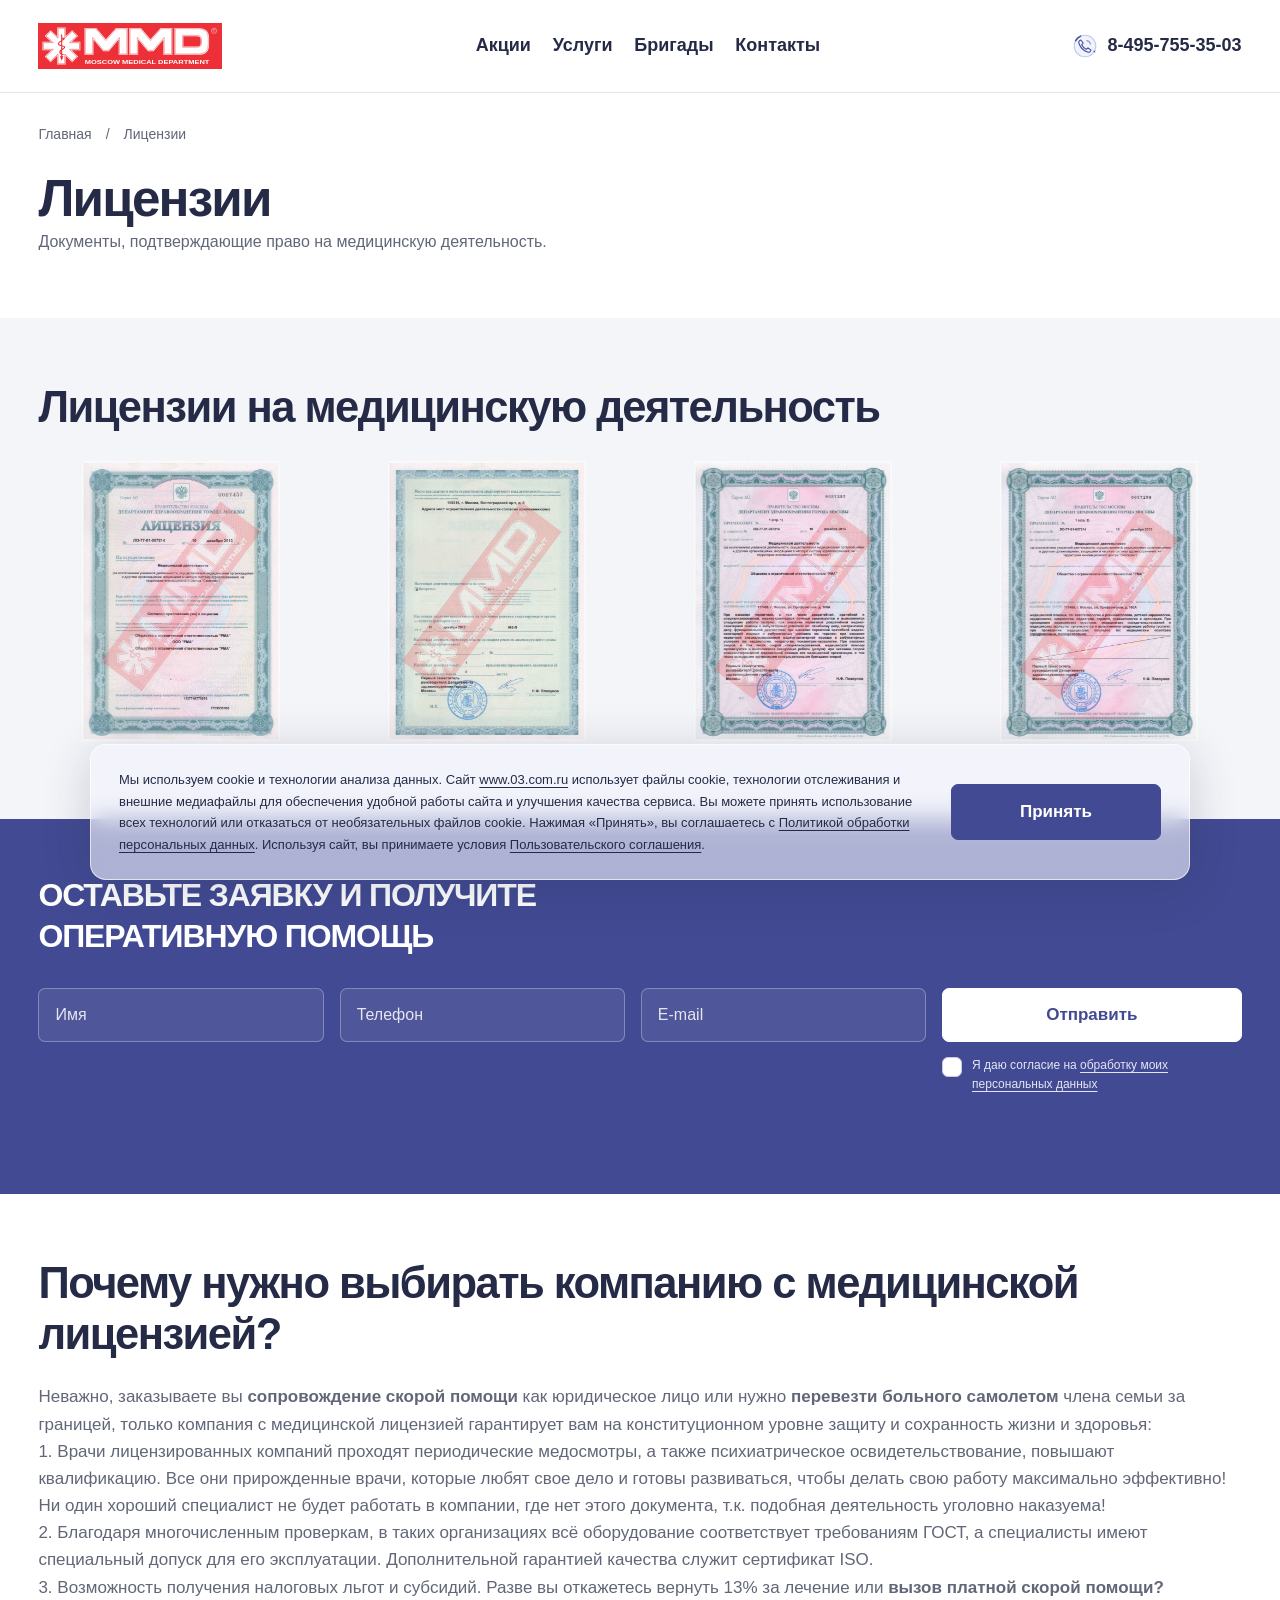
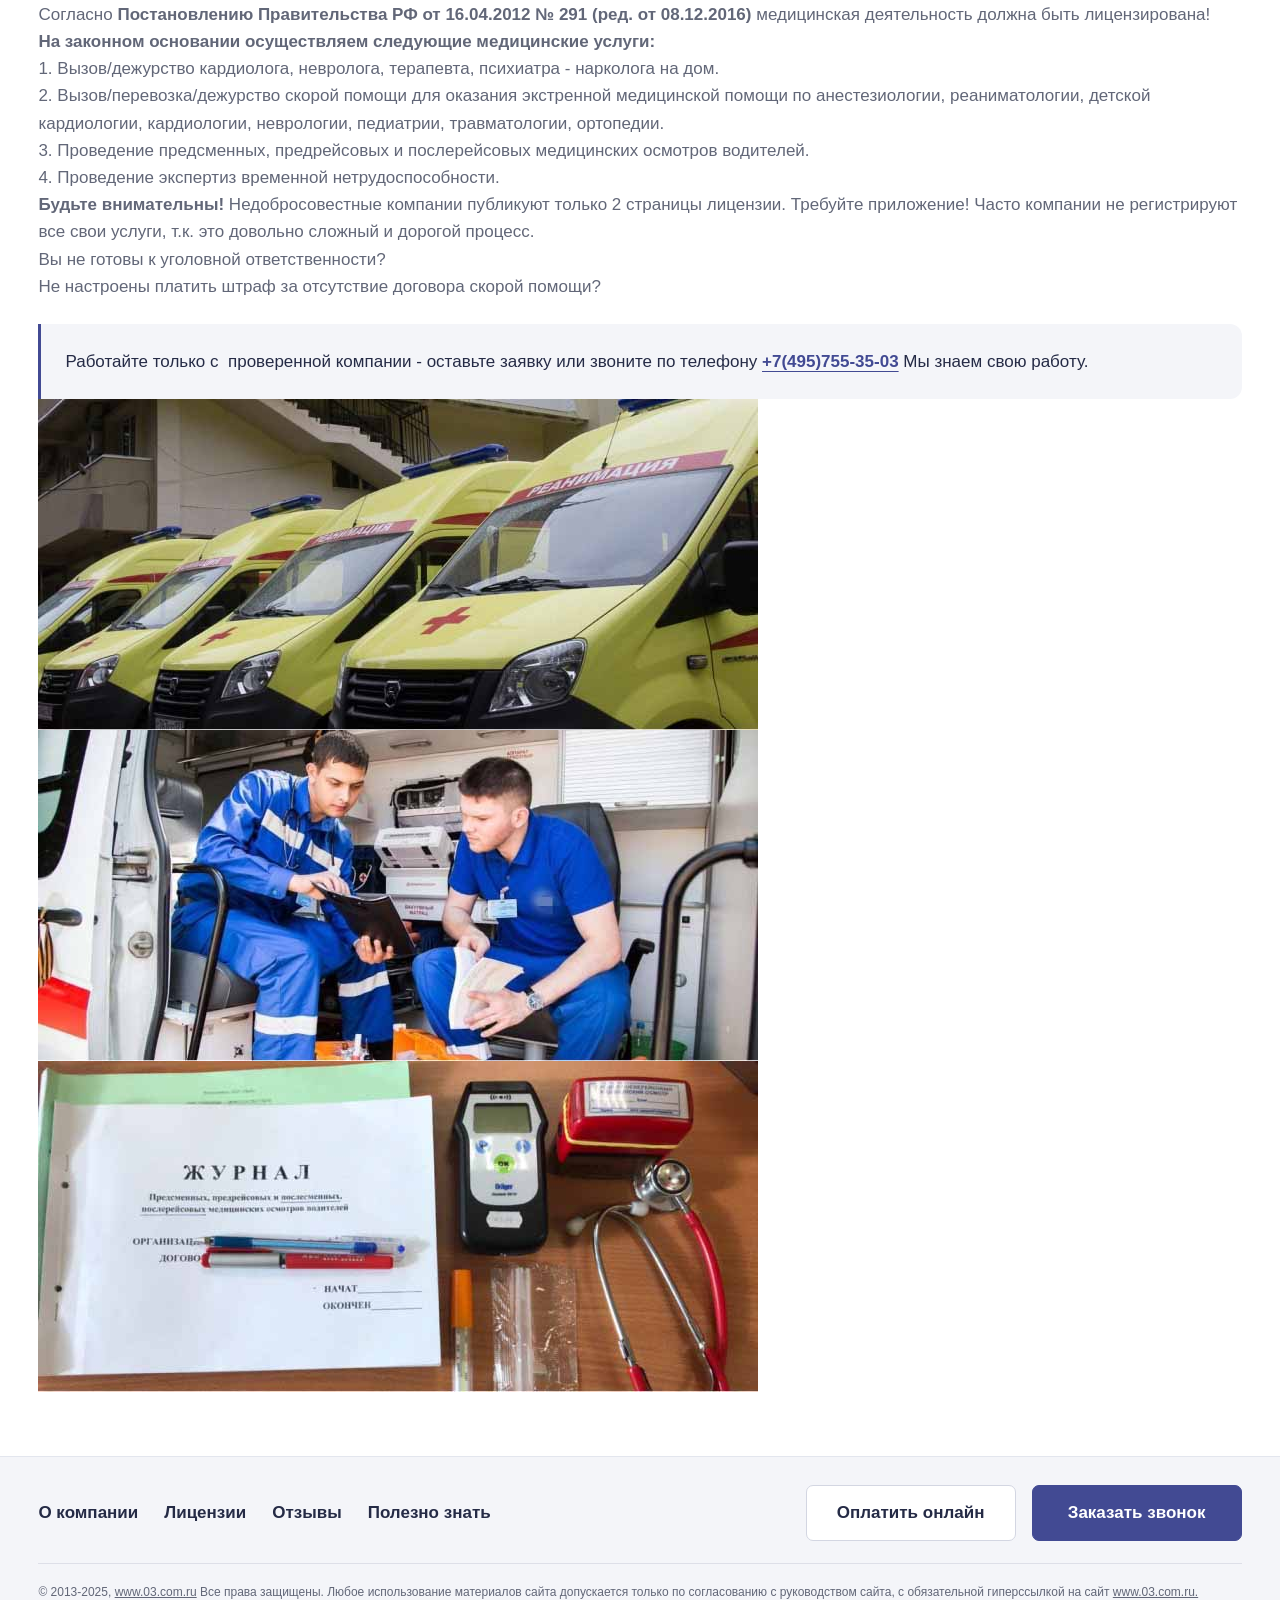
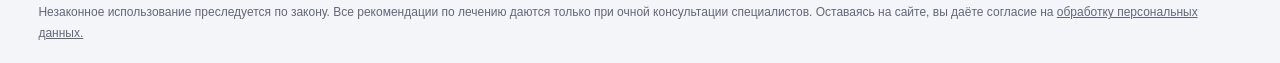
<file: licenses.html>
<!DOCTYPE html>
<html lang="ru">

<head>

    <meta charset="UTF-8">
    <meta name="viewport" content="width=device-width, initial-scale=1.0">
    <meta http-equiv="X-UA-Compatible" content="ie=edge">
    <title>Лицензии — MMD</title>
    <meta name="description" content="Лицензии. Moscow Medical Department — медицинская помощь в Москве.">
    <meta name="yandex-verification" content="7d4bbf02a748f1a2" />
    <meta property="og:title" content="03.com.ru"/>
    <meta property="og:description" content="Московская скорая помощь"/>
    <meta property="og:image" content="assets/components/rma/assets/images/favicon.png"/>
    <meta property="og:image:type" content="image/png"/>
    <meta property="og:type" content="website"/>
    <meta property="og:url" content= "https://03.com.ru"/>




    <link rel="icon" type="image/png" href="https://03.com.ru/assets/components/rma/assets/images/favicon.png">



<link rel="stylesheet" href="styles.css">

<script src="app.js" defer></script>
<script src="pages.js" defer></script>
<link rel="stylesheet" href="responsive.css">
<link rel="stylesheet" href="pages.css">
<link rel="stylesheet" href="button-hover.css">
<link rel="stylesheet" href="slider-effects.css">
<link rel="stylesheet" href="text-spacing.css">
<link rel="stylesheet" href="breadcrumbs.css">
<link rel="stylesheet" href="responsive-final.css">
</head>
<body class="inner-page page-licenses"><a class="skip-link" href="#main">Перейти к содержанию</a>
<header class="header">
    <div class="container header__container">
        <a href="index.html" class="header__logo">
            <img src="assets/logo.svg" alt="moscow medical department" class="logo__img">
        </a>
        <ul class="header__menu" aria-label="Основное меню">
            <li class="menu__item">
                <a href="promotions.html" class="item__link">Акции</a>
            </li>
            <li class="menu__item">
                <a href="services.html" class="item__link">Услуги</a>
            </li>
            <li class="menu__item">
                <a href="https://03.com.ru/brigadyi/" class="item__link">Бригады</a>
            </li>

            <li class="menu__item">
                <a href="contacts.html" class="item__link">Контакты</a>
            </li>
        </ul>
        <a href="tel:+74957553503" class="header__phone">
            <svg class="contact-symbol phone__icon" role="img" aria-label="телефон" xmlns="http://www.w3.org/2000/svg" width="40" height="40" viewBox="0 0 40 40" fill="none" stroke="#424a93" stroke-width="1.8" stroke-linecap="round" stroke-linejoin="round"><circle cx="20" cy="20" r="18" fill="#f0f2fc" stroke="#c2c9e8"/><circle class="contact-symbol__ring" cx="20" cy="20" r="18" fill="none" stroke="#424a93" stroke-width="2.6" pathLength="100" stroke-dasharray="100" stroke-dashoffset="90" transform="rotate(-150 20 20)"/><circle cx="35.6" cy="29" r="2" fill="#424a93" stroke="#f0f2fc" stroke-width="1.2"/><path d="m13 10 4 5-2.6 3a18 18 0 0 0 7.6 7.6l3-2.6 5 4c-1 3-3 4-5.8 3C17.6 27.7 12.3 22.4 10 15.8 9 13 10 11 13 10Z"/><path d="M23 11a7 7 0 0 1 6 6" stroke="#8c96cf"/></svg>
            8-495-755-35-03
        </a>
        <button class="header__hamburger" aria-label="Открыть меню" aria-expanded="false" aria-controls="mobile-menu">
            <img src="assets/components/rma/assets/images/new/hamburger.svg" alt="меню" class="hamburger__img">
        </button>
        <button class="header__exit-popup"> &times; </button>
    </div>
</header>
<main id="main"><section class="section page-intro"><div class="container"><ul class="breadcrumbs"><li><a href="index.html">Главная</a></li><li>/</li><li aria-current="page">Лицензии</li></ul><h1>Лицензии</h1><p>Документы, подтверждающие право на медицинскую деятельность.</p></div></section>
<section class="section document-section"><div class="container"><h2>Лицензии на медицинскую деятельность</h2><div class="document-grid"><div class="document-card"><img src="assets/components/rma/assets/images/licenses/1.jpg" alt="Лицензия на скорую медицинскую помощь" loading="lazy"></div><div class="document-card"><img src="assets/components/rma/assets/images/licenses/2.jpg" alt="Лицензия на сопровождение скорой помощи" loading="lazy"></div><div class="document-card"><img src="assets/components/rma/assets/images/licenses/3.jpg" alt="Лицензия на перевозку больного самолетом" loading="lazy"></div><div class="document-card"><img src="assets/components/rma/assets/images/licenses/4.jpg" alt="Лицензия на выезд платного врача на дом" loading="lazy"></div></div></div></section>






<section class="section callback" id="request">
    <div class="container callback__container">

        <h2 class="callback__title">
            ОСТАВЬТЕ ЗАЯВКУ И ПОЛУЧИТЕ ОПЕРАТИВНУЮ ПОМОЩЬ
        </h2>

        <form class="callback__form">

            <input type="text" name="nospam" value="" tabindex="-1" autocomplete="off" hidden>

            <div class="form__block">
                <input type="text" class="form__inp" name="name"
                       value="" aria-label="Имя" placeholder="Имя" required>
                <img src="assets/components/rma/assets/images/new/form/name.svg"
                     alt="имя" class="form__img">
            </div>

            <div class="form__block">
                <input type="tel" class="form__inp" name="phone"
                       value="" aria-label="Телефон" placeholder="Телефон" required>
                <svg class="contact-symbol form__img" role="img" aria-label="телефон" xmlns="http://www.w3.org/2000/svg" width="40" height="40" viewBox="0 0 40 40" fill="none" stroke="#424a93" stroke-width="1.8" stroke-linecap="round" stroke-linejoin="round"><circle cx="20" cy="20" r="18" fill="#f0f2fc" stroke="#c2c9e8"/><circle class="contact-symbol__ring" cx="20" cy="20" r="18" fill="none" stroke="#424a93" stroke-width="2.6" pathLength="100" stroke-dasharray="100" stroke-dashoffset="90" transform="rotate(-150 20 20)"/><circle cx="35.6" cy="29" r="2" fill="#424a93" stroke="#f0f2fc" stroke-width="1.2"/><path d="m13 10 4 5-2.6 3a18 18 0 0 0 7.6 7.6l3-2.6 5 4c-1 3-3 4-5.8 3C17.6 27.7 12.3 22.4 10 15.8 9 13 10 11 13 10Z"/><path d="M23 11a7 7 0 0 1 6 6" stroke="#8c96cf"/></svg>
            </div>

            <div class="form__block">
                <input type="email" class="form__inp" name="email"
                       value="" aria-label="E-mail" placeholder="E-mail" required>
                <svg class="contact-symbol form__img" role="img" aria-label="e-mail" xmlns="http://www.w3.org/2000/svg" width="40" height="40" viewBox="0 0 40 40" fill="none" stroke="#424a93" stroke-width="1.8" stroke-linecap="round" stroke-linejoin="round"><circle cx="20" cy="20" r="18" fill="#f0f2fc" stroke="#c2c9e8"/><circle class="contact-symbol__ring" cx="20" cy="20" r="18" fill="none" stroke="#424a93" stroke-width="2.6" pathLength="100" stroke-dasharray="100" stroke-dashoffset="90" transform="rotate(-150 20 20)"/><circle cx="35.6" cy="29" r="2" fill="#424a93" stroke="#f0f2fc" stroke-width="1.2"/><rect x="9" y="12" width="22" height="17" rx="3"/><path d="m10 14 8.2 6.3a3 3 0 0 0 3.6 0L30 14M10 27l6-5M30 27l-6-5"/></svg>
            </div>

            <div class="form__block-btn">

                <input type="submit"
                       name="order-submit"
                       value="Отправить"
                       class="btn form__btn">

                <label class="callback__text consent"><input type="checkbox" name="personal-data-consent" value="1" required><span>Я даю согласие на <a href="https://03.com.ru/assets/components/rma/assets/docs/soglasie-na-obrabotku-personalnih-dannih.pdf" target="_blank" rel="noopener noreferrer" class="text__link">обработку моих персональных данных</a></span></label>

            </div>

        </form>
    </div>
</section>
<section class="section service-about">
    <div class="container service-about__container" itemscope itemtype="https://schema.org/Article">
        <a name="about"></a>
        <h2 class="service-about__title">Почему нужно выбирать компанию с медицинской лицензией?</h2>
        <div class="service-about__text" itemprop="description">
            <p>Неважно, заказываете вы <strong>сопровождение скорой помощи </strong>как юридическое лицо или нужно <strong>перевезти больного самолетом </strong>члена семьи за границей, только компания с медицинской лицензией гарантирует вам на конституционном уровне защиту и сохранность жизни и здоровья:</p>
<p>1. Врачи лицензированных компаний проходят периодические медосмотры, а также психиатрическое освидетельствование, повышают квалификацию. Все они прирожденные врачи, которые любят свое дело и готовы развиваться, чтобы делать свою работу максимально эффективно! Ни один хороший специалист не будет работать в компании, где нет этого документа, т.к. подобная деятельность уголовно наказуема!</p>
<p>2. Благодаря многочисленным проверкам, в таких организациях всё оборудование соответствует требованиям ГОСТ, а специалисты имеют специальный допуск для его эксплуатации. Дополнительной гарантией качества служит сертификат ISO.</p>
<p>3. Возможность получения налоговых льгот и субсидий. Разве вы откажетесь вернуть 13% за лечение или <strong>вызов платной скорой помощи?</strong></p>
<p>Согласно <strong>Постановлению Правительства РФ от 16.04.2012 № 291 (ред. от 08.12.2016)</strong> медицинская деятельность должна быть лицензирована! </p>
<p><strong>На законном основании осуществляем следующие медицинские услуги:</strong></p>
<ol>
<li>Вызов/дежурство кардиолога, невролога, терапевта, психиатра - нарколога на дом.</li>
<li>Вызов/перевозка/дежурство скорой помощи для оказания экстренной медицинской помощи по анестезиологии, реаниматологии, детской кардиологии, кардиологии, неврологии, педиатрии, травматологии, ортопедии.</li>
<li>Проведение предсменных, предрейсовых и послерейсовых медицинских осмотров водителей.</li>
<li>Проведение экспертиз временной нетрудоспособности.</li>
</ol>
<p><strong>Будьте внимательны! </strong>Недобросовестные компании публикуют только 2 страницы лицензии. Требуйте приложение! Часто компании не регистрируют все свои услуги, т.к. это довольно сложный и дорогой процесс.</p>
<p>Вы не готовы к уголовной ответственности? </p>
<p>Не настроены платить штраф за отсутствие договора скорой помощи? </p>
<p>Работайте только с  проверенной компании - оставьте заявку или звоните по телефону <strong><a href="tel:+74957553503">+7(495)755-35-03</a></strong> Мы знаем свою работу.</p>
        </div>
        <div class="service-about__images">
            <img src="assets/components/rma/assets/images/licenses/about/1.jpg" alt="" class="images__item">
            <img src="assets/components/rma/assets/images/licenses/about/2.jpg" alt="" class="images__item">
            <img src="assets/components/rma/assets/images/licenses/about/3.jpg" alt="" class="images__item">
        </div>
    </div>
</section>
</main><div class="bg" hidden></div>




<div class="popup" id="callback-popup" role="dialog" aria-modal="true" aria-label="Обратный звонок" hidden>

    <button type="button" class="popup__exit" aria-label="Закрыть окно">
        <img src="assets/components/rma/assets/images/new/popup/exit.svg"
             alt="Закрыть окно"
             class="exit__img">
    </button>

    <h2 class="popup__title">Обратный звонок</h2>

    <form class="popup__form" id="callback-form">

        <input type="hidden" name="popup-submit" value="1">

        <input type="text"
               name="nospam"
               value=""
               style="display:none"
               tabindex="-1"
               autocomplete="off" hidden>

        <div class="form__row">
            <img src="assets/components/rma/assets/images/new/popup/name.svg"
                 alt="имя"
                 class="form__icon">

            <input type="text"
                   class="row__inp"
                   name="name"
                   value=""
                   aria-label="Имя" placeholder="Имя"
                   required>
        </div>

        <div class="form__row">
            <img src="assets/components/rma/assets/images/new/popup/phone.svg"
                 alt="телефон"
                 class="form__icon">

            <input type="tel"
                   class="row__inp"
                   name="phone"
                   value=""
                   aria-label="Телефон" placeholder="Телефон"
                   id="form-buy-phone"
                   required>
        </div>

        <div class="form__row">
            <img src="assets/components/rma/assets/images/new/popup/email.svg"
                 alt="email"
                 class="form__icon">

            <input type="email"
                   class="row__inp"
                   name="email"
                   value=""
                   aria-label="E-mail" placeholder="E-mail"
                   id="popup-email"
                   required>
        </div>

        <div class="popup__message" id="callback-error"
             role="alert" style="display:none;"></div>

        <label class="form__text consent"><input type="checkbox" name="personal-data-consent" value="1" required><span>Я даю согласие на <a href="https://03.com.ru/assets/components/rma/assets/docs/soglasie-na-obrabotku-personalnih-dannih.pdf" target="_blank" rel="noopener noreferrer" class="text__link">обработку моих персональных данных</a></span></label>

        <button type="submit" class="btn form__btn" id="callback-submit">
            Отправить
        </button>

    </form>
</div>


<div class="popup popup--thanks" id="callback-success" hidden>

    <button type="button" class="popup__exit" aria-label="Закрыть окно">
        <img src="assets/components/rma/assets/images/new/popup/exit.svg"
             alt="Закрыть окно"
             class="exit__img">
    </button>

    <h2 class="popup__title">Спасибо за заявку!</h2>

    <div class="popup--thanks__content">
        <p>Ваша заявка успешно отправлена.</p>
        <p>Мы скоро с вами свяжемся!</p>

        <button type="button" class="btn form__btn popup--thanks__btn">
            Закрыть
        </button>
    </div>

</div>
<nav class="popup-menu" id="mobile-menu" aria-label="Мобильное меню" hidden>
    <ul class="popup-menu__menu">
        <li class="menu__item">
            <a href="promotions.html" class="item__link">Акции</a>
        </li>
        <li class="menu__item">
            <a href="services.html" class="item__link">Услуги</a>
        </li>
        <li class="menu__item">
            <a href="https://03.com.ru/brigadyi/" class="item__link">Бригады</a>
        </li>

        <li class="menu__item">
            <a href="contacts.html" class="item__link">Контакты</a>
        </li>
    <li class="menu__item"><a class="item__link mobile-menu-mail" href="mailto:mmd03@bk.ru"><svg class="contact-symbol mobile-mail-icon" aria-hidden="true" xmlns="http://www.w3.org/2000/svg" width="40" height="40" viewBox="0 0 40 40" fill="none" stroke="#424a93" stroke-width="1.8" stroke-linecap="round" stroke-linejoin="round"><circle cx="20" cy="20" r="18" fill="#f0f2fc" stroke="#c2c9e8"/><circle class="contact-symbol__ring" cx="20" cy="20" r="18" fill="none" stroke="#424a93" stroke-width="2.6" pathLength="100" stroke-dasharray="100" stroke-dashoffset="90" transform="rotate(-150 20 20)"/><circle cx="35.6" cy="29" r="2" fill="#424a93" stroke="#f0f2fc" stroke-width="1.2"/><rect x="9" y="12" width="22" height="17" rx="3"/><path d="m10 14 8.2 6.3a3 3 0 0 0 3.6 0L30 14M10 27l6-5M30 27l-6-5"/></svg>mmd03@bk.ru</a></li>
</ul>
</nav>
        <footer class="footer">
            <div class="container footer__container">
                <ul class="footer__menu">
                    <li class="menu__item">
                        <a href="about.html" class="item__link">
                            <img src="assets/components/rma/assets/images/footerIcons/about.svg" alt="О компании" class="link__icon">
                            О компании
                        </a>
                    </li>
                    <li class="menu__item">
                        <a href="licenses.html" class="item__link">
                            <img src="assets/components/rma/assets/images/footerIcons/license.svg" alt="Лицензии" class="link__icon">
                            Лицензии
                        </a>
                    </li>
                    <li class="menu__item">
                        <a href="https://03.com.ru/otzyivyi" class="item__link">
                            <img src="assets/components/rma/assets/images/footerIcons/reviews.svg" alt="Отзывы" class="link__icon">
                            Отзывы
                        </a>
                    </li>
                    <li class="menu__item">
                        <a href="useful.html" class="item__link">
                            <img src="assets/components/rma/assets/images/footerIcons/faq.svg" alt="Полезно знать" class="link__icon">
                            Полезно знать
                        </a>
                    </li>


                </ul>
                <a href="payment.html" class="btn footer__btn">Оплатить онлайн</a>
                <button class="btn footer__btn">Заказать звонок</button>
                <div class="footer__bottom">
                    <p class="footer__copy">© 2013-2025, <a href="index.html" class="copy__link">www.03.com.ru</a> Все права защищены. Любое использование
                        материалов сайта допускается только по согласованию с руководством сайта, с обязательной
                        гиперссылкой на сайт <a href="index.html" class="copy__link">www.03.com.ru.</a>
                        <br>Незаконное использование преследуется по закону. Все рекомендации по лечению даются только при
                        очной консультации специалистов. Оставаясь на сайте, вы даёте согласие на <a href="https://03.com.ru/assets/components/rma/assets/docs/soglasie-na-obrabotku-personalnih-dannih.pdf" target="_blank" class="copy__link">обработку
                        персональных данных.</a></p>
                </div>
            </div>
        </footer>




</body>

</html>
</file>
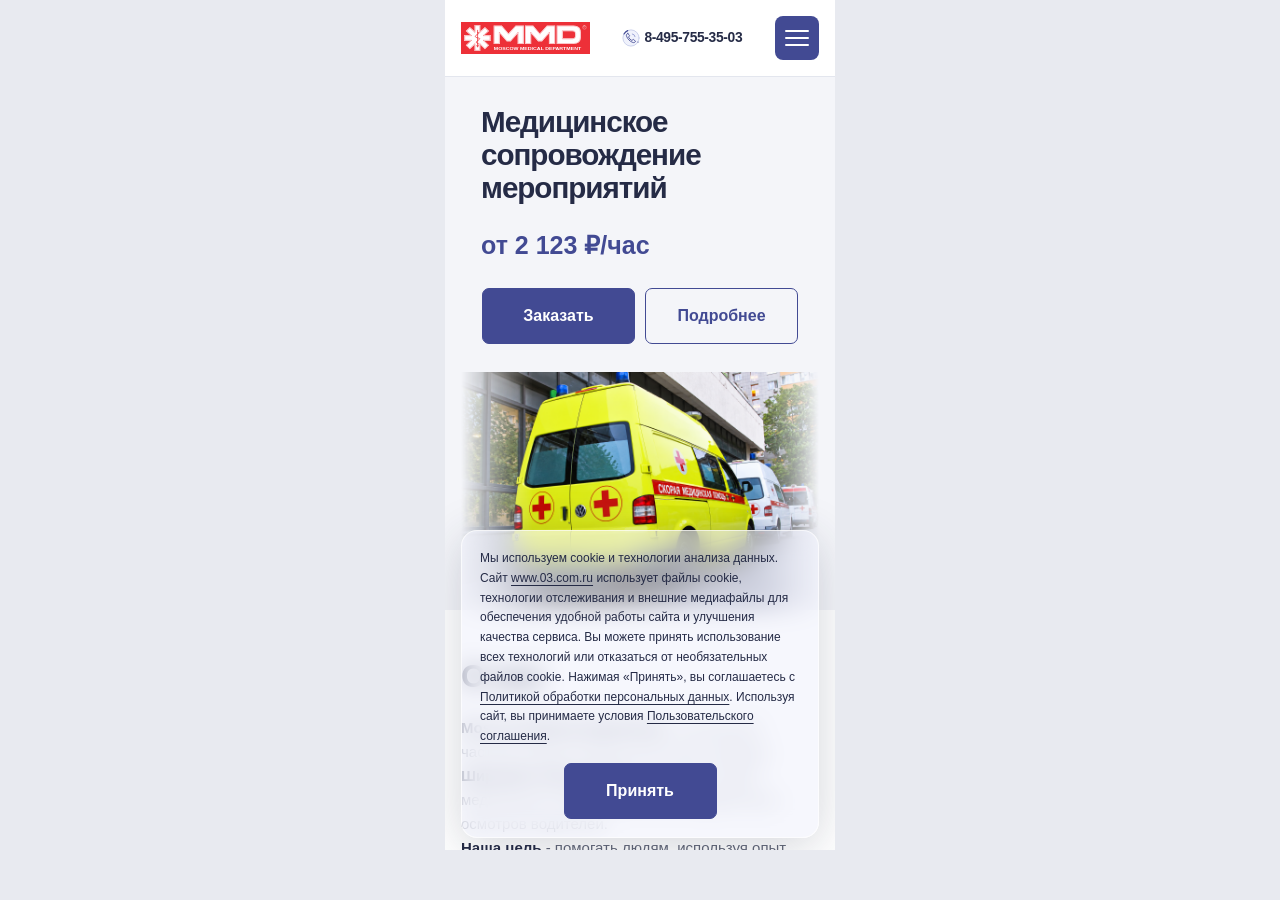
<file: mobile-check.html>
<!doctype html><html lang="ru"><meta charset="utf-8"><title>Проверка мобильной вёрстки — 390 px</title><body style="margin:0;background:#e8eaf0"><iframe title="Мобильная версия" src="index.html" style="display:block;width:390px;height:850px;border:0;margin:auto;background:white"></iframe></body></html>
</file>
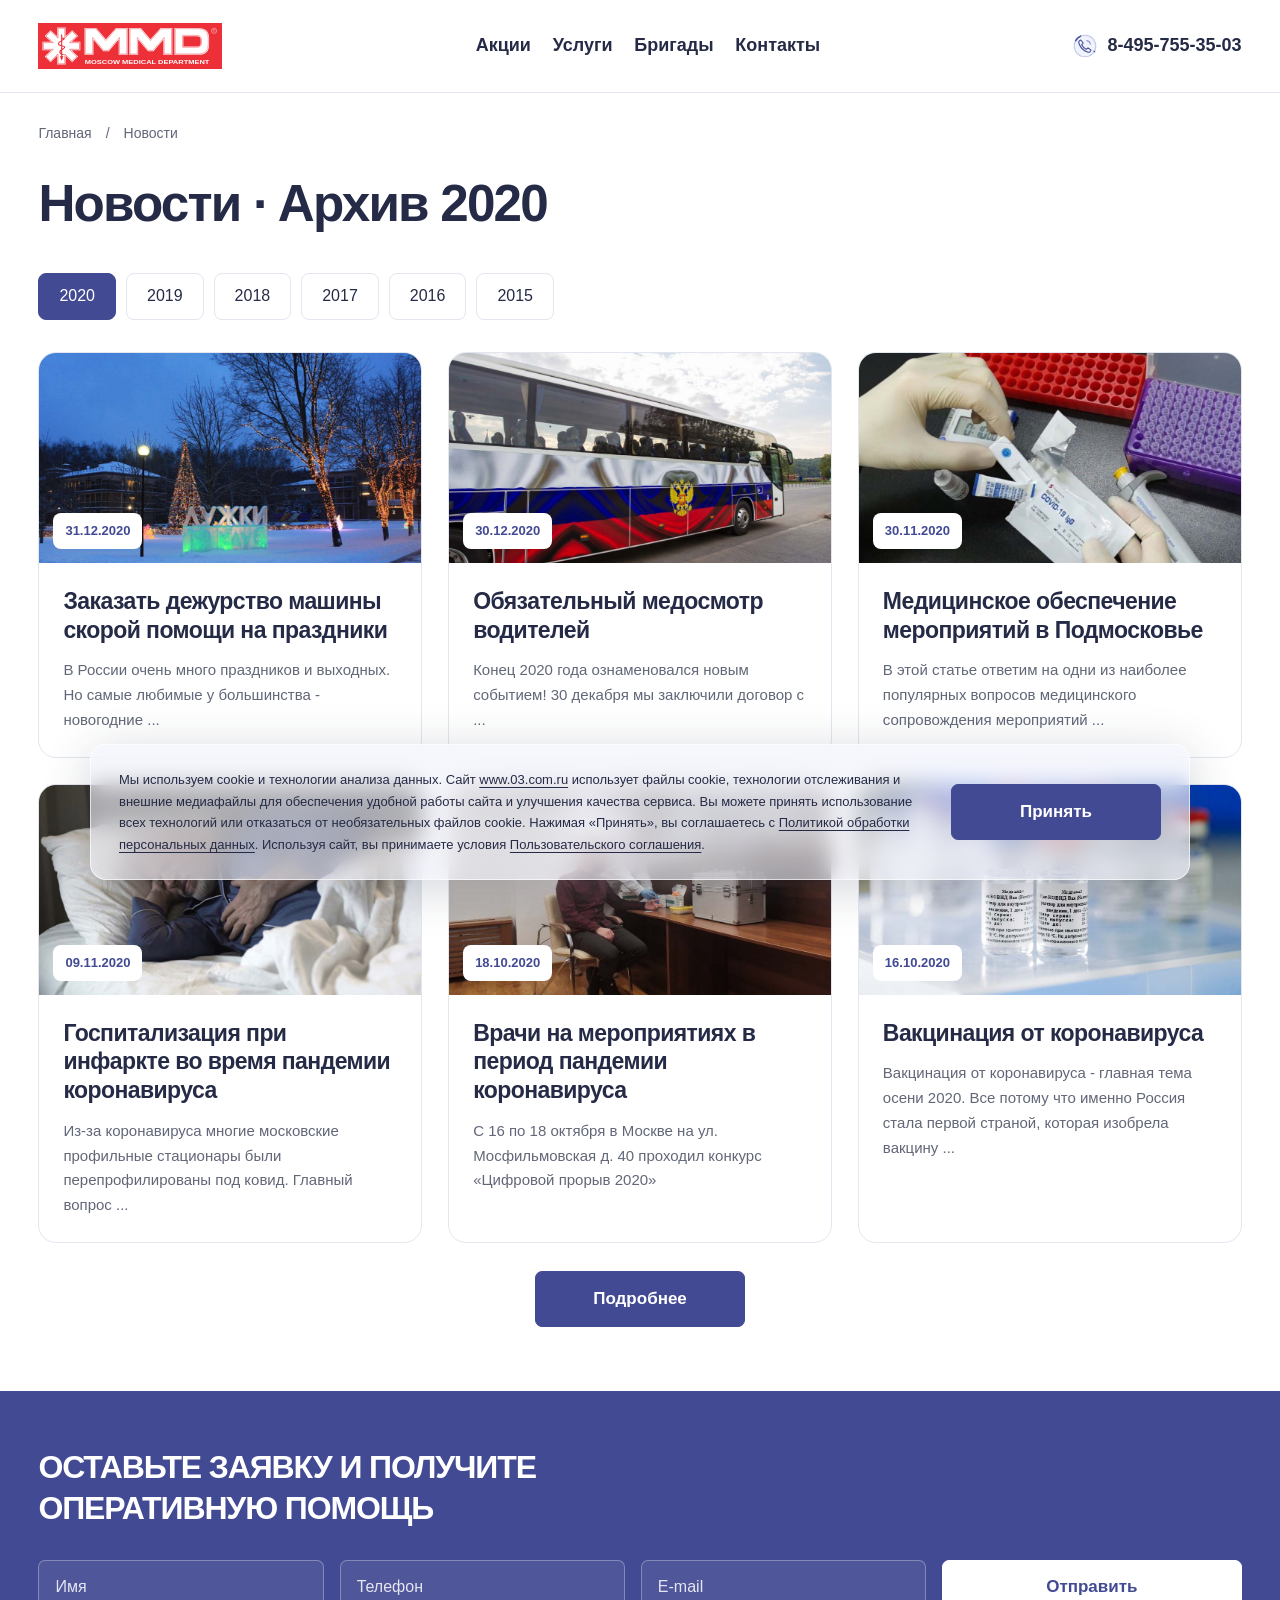
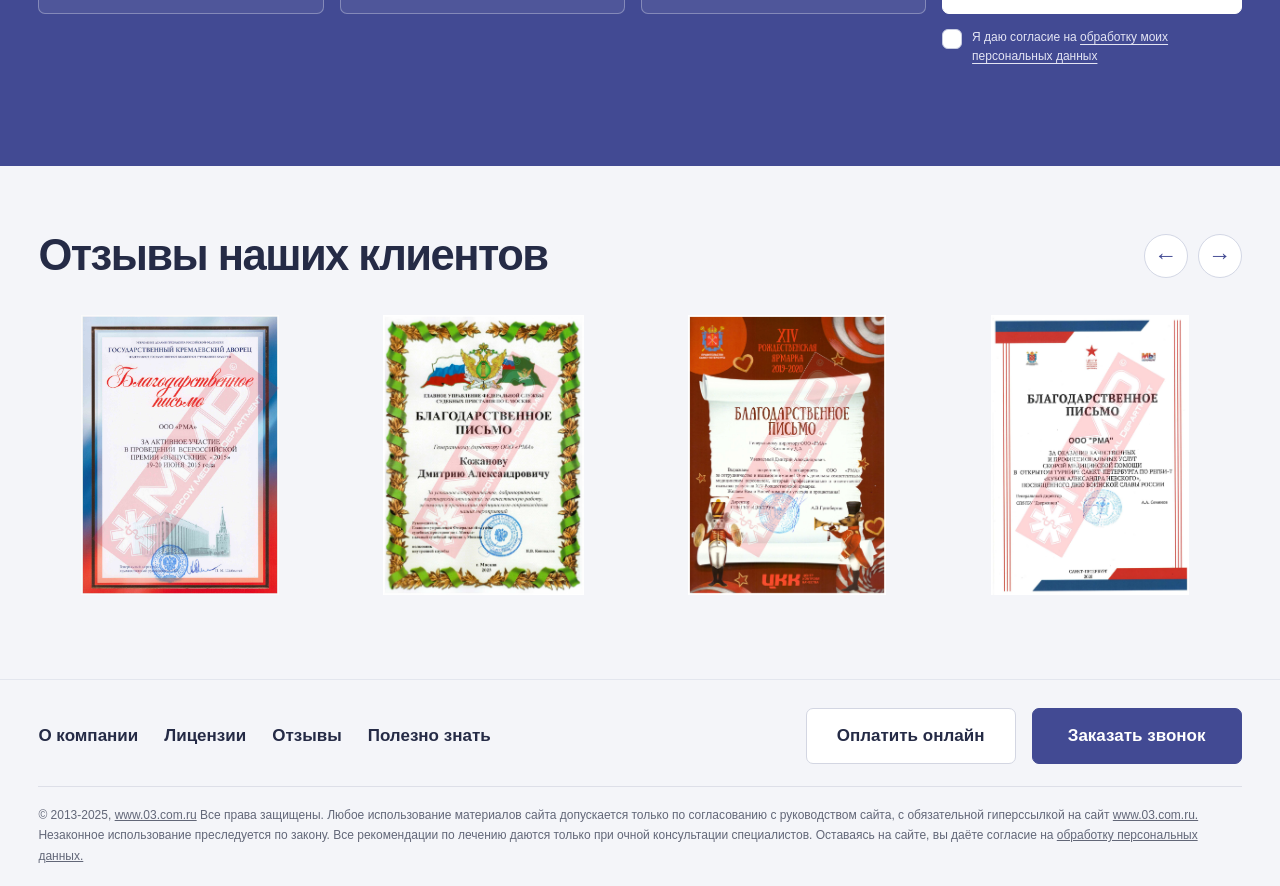
<file: news.html>
<!DOCTYPE html>
<html lang="ru">

<head>

    <meta charset="UTF-8">
    <meta name="viewport" content="width=device-width, initial-scale=1.0">
    <meta http-equiv="X-UA-Compatible" content="ie=edge">
    <title>Новости · Архив 2020 — MMD</title>
    <meta name="description" content="Новости · Архив 2020. Moscow Medical Department — медицинская помощь в Москве.">
    <meta name="yandex-verification" content="7d4bbf02a748f1a2" />
    <meta property="og:title" content="03.com.ru"/>
    <meta property="og:description" content="Московская скорая помощь"/>
    <meta property="og:image" content="assets/components/rma/assets/images/favicon.png"/>
    <meta property="og:image:type" content="image/png"/>
    <meta property="og:type" content="website"/>
    <meta property="og:url" content= "https://03.com.ru"/>




    <link rel="icon" type="image/png" href="https://03.com.ru/assets/components/rma/assets/images/favicon.png">



<link rel="stylesheet" href="styles.css">

<script src="app.js" defer></script>
<script src="pages.js" defer></script>
<link rel="stylesheet" href="responsive.css">
<link rel="stylesheet" href="pages.css">
<link rel="stylesheet" href="button-hover.css">
<link rel="stylesheet" href="slider-effects.css">
<link rel="stylesheet" href="text-spacing.css">
<link rel="stylesheet" href="breadcrumbs.css">
<link rel="stylesheet" href="responsive-final.css">
</head>
<body class="inner-page page-news"><a class="skip-link" href="#main">Перейти к содержанию</a>
<header class="header">
    <div class="container header__container">
        <a href="index.html" class="header__logo">
            <img src="assets/logo.svg" alt="moscow medical department" class="logo__img">
        </a>
        <ul class="header__menu" aria-label="Основное меню">
            <li class="menu__item">
                <a href="promotions.html" class="item__link">Акции</a>
            </li>
            <li class="menu__item">
                <a href="services.html" class="item__link">Услуги</a>
            </li>
            <li class="menu__item">
                <a href="https://03.com.ru/brigadyi/" class="item__link">Бригады</a>
            </li>

            <li class="menu__item">
                <a href="contacts.html" class="item__link">Контакты</a>
            </li>
        </ul>
        <a href="tel:+74957553503" class="header__phone">
            <svg class="contact-symbol phone__icon" role="img" aria-label="телефон" xmlns="http://www.w3.org/2000/svg" width="40" height="40" viewBox="0 0 40 40" fill="none" stroke="#424a93" stroke-width="1.8" stroke-linecap="round" stroke-linejoin="round"><circle cx="20" cy="20" r="18" fill="#f0f2fc" stroke="#c2c9e8"/><circle class="contact-symbol__ring" cx="20" cy="20" r="18" fill="none" stroke="#424a93" stroke-width="2.6" pathLength="100" stroke-dasharray="100" stroke-dashoffset="90" transform="rotate(-150 20 20)"/><circle cx="35.6" cy="29" r="2" fill="#424a93" stroke="#f0f2fc" stroke-width="1.2"/><path d="m13 10 4 5-2.6 3a18 18 0 0 0 7.6 7.6l3-2.6 5 4c-1 3-3 4-5.8 3C17.6 27.7 12.3 22.4 10 15.8 9 13 10 11 13 10Z"/><path d="M23 11a7 7 0 0 1 6 6" stroke="#8c96cf"/></svg>
            8-495-755-35-03
        </a>
        <button class="header__hamburger" aria-label="Открыть меню" aria-expanded="false" aria-controls="mobile-menu">
            <img src="assets/components/rma/assets/images/new/hamburger.svg" alt="меню" class="hamburger__img">
        </button>
        <button class="header__exit-popup"> &times; </button>
    </div>
</header>
<main id="main">
<section class="section news">
    <div class="container news__container">
        <ul class="breadcrumbs">
            <li class="breadcrumbs__item">
                <a href="index.html" class="item__link">Главная</a>
            </li>
            <li class="breadcrumbs__item">
                /
            </li>
            <li class="breadcrumbs__item" aria-current="page">
                Новости
            </li>
        </ul>
        <h1 class="title news__title">Новости · Архив 2020</h1>
        <ul class="news__years">
            <li class="years__item years__item--active">
                <a href="news.html" class="item__link">2020</a>
            </li>
            <li class="years__item ">
                <a href="https://03.com.ru/novosti/2019" class="item__link">2019</a>
            </li>
            <li class="years__item ">
                <a href="https://03.com.ru/novosti/2018" class="item__link">2018</a>
            </li>
            <li class="years__item ">
                <a href="https://03.com.ru/novosti/2017" class="item__link">2017</a>
            </li>
            <li class="years__item ">
                <a href="https://03.com.ru/novosti/2016" class="item__link">2016</a>
            </li>
            <li class="years__item ">
                <a href="https://03.com.ru/novosti/2015" class="item__link">2015</a>
            </li>
        </ul>
        <ul class="news__list">
            <li class="list__item ">
    <a href="https://03.com.ru/novosti/2020/zakazat-dezhurstvo-mashinyi-skoroj-pomoshhi-v-vyixodnyie-i-prazdniki" class="item__link">
        <div class="item__image">
            <img src="assets/components/rma/assets/images/news/2020/31.12.2020.jpg" alt="Заказать дежурство машины скорой помощи на праздники" class="item__img">
                <div class="item__info">
                <p class="info__date">
                    31.12.2020
                </p>
            </div>
        </div>
        <div class="item__content">
            <h2 class="item__title">Заказать дежурство машины скорой помощи на праздники</h2>
            <p class="item__text">
                В России очень много праздников и выходных. Но самые любимые у большинства - новогодние ...
            </p>
        </div>
    </a>
</li><li class="list__item ">
    <a href="https://03.com.ru/novosti/2020/napominanie-rabotodatelyu-ob-obyazatelnom-medosmotre-voditelej" class="item__link">
        <div class="item__image">
            <img src="assets/components/rma/assets/images/news/2020/30.12.2020.jpg" alt="Напоминание работодателю об обязательном медосмотре водителей" class="item__img">
                <div class="item__info">
                <p class="info__date">
                    30.12.2020
                </p>
            </div>
        </div>
        <div class="item__content">
            <h2 class="item__title">Обязательный медосмотр водителей</h2>
            <p class="item__text">
                Конец 2020 года ознаменовался новым событием! 30 декабря мы заключили договор с ...
            </p>
        </div>
    </a>
</li><li class="list__item ">
    <a href="https://03.com.ru/novosti/2020/mediczinskoe-obespechenie-massovyix-meropriyatij-podmoskove" class="item__link">
        <div class="item__image">
            <img src="assets/components/rma/assets/images/news/2020/30.11.2020.jpg" alt="Медицинское обеспечение массовых мероприятий Подмосковье" class="item__img">
                <div class="item__info">
                <p class="info__date">
                    30.11.2020
                </p>
            </div>
        </div>
        <div class="item__content">
            <h2 class="item__title">Медицинское обеспечение мероприятий в Подмосковье</h2>
            <p class="item__text">
                В этой статье ответим на одни из наиболее популярных вопросов медицинского сопровождения мероприятий ...
            </p>
        </div>
    </a>
</li><li class="list__item ">
    <a href="https://03.com.ru/novosti/2020/gospitalizacziya-pri-infarkte-vo-vremya-pandemii-koronavirusa" class="item__link">
        <div class="item__image">
            <img src="assets/components/rma/assets/images/news/2020/09.11.2020.jpg" alt="Госпитализация при инфаркте во время пандемии коронавируса " class="item__img">
                <div class="item__info">
                <p class="info__date">
                    09.11.2020
                </p>
            </div>
        </div>
        <div class="item__content">
            <h2 class="item__title">Госпитализация при инфаркте во время пандемии коронавируса </h2>
            <p class="item__text">
                Из-за коронавируса многие московские профильные стационары были перепрофилированы под ковид. Главный вопрос ...
            </p>
        </div>
    </a>
</li><li class="list__item ">
    <a href="https://03.com.ru/novosti/2020/vrachi-na-meropriyatiyax-v-period-pandemii-koronavirusa" class="item__link">
        <div class="item__image">
            <img src="assets/components/rma/assets/images/news/2020/18.10.2020.jpg" alt="Врачи на мероприятиях в период пандемии коронавируса" class="item__img">
                <div class="item__info">
                <p class="info__date">
                    18.10.2020
                </p>
            </div>
        </div>
        <div class="item__content">
            <h2 class="item__title">Врачи на мероприятиях в период пандемии коронавируса</h2>
            <p class="item__text">
                С 16 по 18 октября в Москве на ул. Мосфильмовская д. 40 проходил конкурс «Цифровой прорыв 2020»
            </p>
        </div>
    </a>
</li><li class="list__item ">
    <a href="https://03.com.ru/novosti/2020/vakczinacziya-ot-koronavirusa" class="item__link">
        <div class="item__image">
            <img src="assets/components/rma/assets/images/news/2020/16.10.2020(2).jpg" alt="Вакцинация от коронавируса" class="item__img">
                <div class="item__info">
                <p class="info__date">
                    16.10.2020
                </p>
            </div>
        </div>
        <div class="item__content">
            <h2 class="item__title">Вакцинация от коронавируса</h2>
            <p class="item__text">
                Вакцинация от коронавируса - главная тема осени 2020. Все потому что именно Россия стала первой страной, которая изобрела вакцину ...
            </p>
        </div>
    </a>
</li><li class="list__item ">
    <a href="https://03.com.ru/novosti/2020/kak-perevozit-bolnogo-koronavirusom" class="item__link">
        <div class="item__image">
            <img src="assets/components/rma/assets/images/news/2020/05.10.2020.jpg" alt="Как перевозить больного коронавирусом?" class="item__img">
                <div class="item__info">
                <p class="info__date">
                    05.10.2020
                </p>
            </div>
        </div>
        <div class="item__content">
            <h2 class="item__title">Как перевозить больного коронавирусом?</h2>
            <p class="item__text">
                5 октября 2020 года инфекционная бригада «Московской скорой помощи» организовала перевозку больного коронавирусом
            </p>
        </div>
    </a>
</li><li class="list__item ">
    <a href="https://03.com.ru/novosti/2020/privivka-ot-koronavirusa-budet-obyazatelnoj" class="item__link">
        <div class="item__image">
            <img src="assets/components/rma/assets/images/news/2020/30.09.2020.jpg" alt="Прививка от коронавируса будет обязательной?" class="item__img">
                <div class="item__info">
                <p class="info__date">
                    30.09.2020
                </p>
            </div>
        </div>
        <div class="item__content">
            <h2 class="item__title">Прививка от коронавируса будет обязательной?</h2>
            <p class="item__text">
                После того, как российские ученые из Национального исследовательского центра эпидемиологии и микробиологии ...
            </p>
        </div>
    </a>
</li><li class="list__item ">
    <a href="https://03.com.ru/novosti/2020/zakazat-skoruyu-pomoshh-na-meropriyatie" class="item__link">
        <div class="item__image">
            <img src="assets/components/rma/assets/images/news/2020/19.09.2020.jpg" alt="Заказать скорую помощь на мероприятие" class="item__img">
                <div class="item__info">
                <p class="info__date">
                    19.09.2020
                </p>
            </div>
        </div>
        <div class="item__content">
            <h2 class="item__title">Заказать скорую помощь на мероприятие</h2>
            <p class="item__text">
                18 и 19 сентября в ГЦКЗ России прошел концерт, посвященный Дню Победы, который из-за эпидемии коронавируса ранее пришлось отменить.
            </p>
        </div>
    </a>
</li><li class="list__item list__item--hidden">
    <a href="https://03.com.ru/novosti/2020/reanimacziya-na-sorevnovaniyax" class="item__link">
        <div class="item__image">
            <img src="assets/components/rma/assets/images/news/2020/09.09.2020.jpg" alt="Реанимация на соревнованиях" class="item__img">
                <div class="item__info">
                <p class="info__date">
                    09.09.2020
                </p>
            </div>
        </div>
        <div class="item__content">
            <h2 class="item__title">Реанимация на соревнованиях</h2>
            <p class="item__text">
                9 сентября во дворце художественной гимнастики Ирины Вебер - Усмановой прошел турнир памяти Абдулманапа Нурмагомедова ...
            </p>
        </div>
    </a>
</li><li class="list__item list__item--hidden">
    <a href="https://03.com.ru/novosti/2020/brigada-skoroj-pomoshhi-na-meropriyatie" class="item__link">
        <div class="item__image">
            <img src="assets/components/rma/assets/images/news/2020/31.08.2020.jpg" alt="Бригада скорой помощи на мероприятие" class="item__img">
                <div class="item__info">
                <p class="info__date">
                    31.08.2020
                </p>
            </div>
        </div>
        <div class="item__content">
            <h2 class="item__title">Бригада скорой помощи на мероприятие</h2>
            <p class="item__text">
                Организуете спортивное мероприятие? Нужно заказать услуги медицинского сопровождения, но не знаете, какую выбрать бригаду?
            </p>
        </div>
    </a>
</li><li class="list__item list__item--hidden">
    <a href="https://03.com.ru/novosti/2020/telefon-platnoj-skoroj-pomoshhi" class="item__link">
        <div class="item__image">
            <img src="assets/components/rma/assets/images/news/2020/19.08.2020.jpg" alt="Телефон платной скорой помощи" class="item__img">
                <div class="item__info">
                <p class="info__date">
                    19.08.2020
                </p>
            </div>
        </div>
        <div class="item__content">
            <h2 class="item__title">Телефон платной скорой помощи</h2>
            <p class="item__text">
                19 августа частная скорая помощь MMD отправилась на вызов к жителю Москвы 1968 года рождения.
            </p>
        </div>
    </a>
</li><li class="list__item list__item--hidden">
    <a href="https://03.com.ru/novosti/2020/soprovozhdenie-skoroj-na-semkax" class="item__link">
        <div class="item__image">
            <img src="assets/components/rma/assets/images/news/2020/08.08.2020.jpg" alt="Сопровождение скорой на съемках" class="item__img">
                <div class="item__info">
                <p class="info__date">
                    08.08.2020
                </p>
            </div>
        </div>
        <div class="item__content">
            <h2 class="item__title">Сопровождение скорой на съемках</h2>
            <p class="item__text">
                Несмотря на то, что съемки популярных телевизионных передач проходят без зрителей, организаторы продолжают заказывать сопровождение скорой.
            </p>
        </div>
    </a>
</li><li class="list__item list__item--hidden">
    <a href="https://03.com.ru/novosti/2020/dezhurstvo-vracha-dlya-izmereniya-temperaturyi-sotrudnikov" class="item__link">
        <div class="item__image">
            <img src="assets/components/rma/assets/images/news/2020/28.07.2020.jpg" alt="Дежурство врача для измерения температуры сотрудников " class="item__img">
                <div class="item__info">
                <p class="info__date">
                    28.07.2020
                </p>
            </div>
        </div>
        <div class="item__content">
            <h2 class="item__title">Дежурство врача для измерения температуры сотрудников </h2>
            <p class="item__text">
                Несмотря на послабление ограничительных мер, риск заражения коронавирусом остается довольно высоким.
            </p>
        </div>
    </a>
</li><li class="list__item list__item--hidden">
    <a href="https://03.com.ru/novosti/2020/izmerenie-temperaturyi-sotrudnikov-moskva" class="item__link">
        <div class="item__image">
            <img src="assets/components/rma/assets/images/news/2020/16.07.2020.jpg" alt="Измерение температуры сотрудников Москва" class="item__img">
                <div class="item__info">
                <p class="info__date">
                    16.07.2020
                </p>
            </div>
        </div>
        <div class="item__content">
            <h2 class="item__title">Измерение температуры сотрудников Москва</h2>
            <p class="item__text">
                Благодаря введению в Москве жестких санитарных мер на предприятиях и режиму самоизоляции случаи заболевания коронавирусом снизились в 3-4 раза.
            </p>
        </div>
    </a>
</li><li class="list__item list__item--hidden">
    <a href="https://03.com.ru/novosti/2020/vyizvat-kommercheskuyu-skoruyu-pomoshh" class="item__link">
        <div class="item__image">
            <img src="assets/components/rma/assets/images/news/2020/07.07.2020.jpg" alt="Вызвать коммерческую скорую помощь" class="item__img">
                <div class="item__info">
                <p class="info__date">
                    07.07.2020
                </p>
            </div>
        </div>
        <div class="item__content">
            <h2 class="item__title">Вызвать коммерческую скорую помощь</h2>
            <p class="item__text">
                Частная скорая помощь Moscow Medical Department отправилась на вызов к беременной девушке 1990 года рождения.
            </p>
        </div>
    </a>
</li><li class="list__item list__item--hidden">
    <a href="https://03.com.ru/novosti/2020/perevozka-bolnogo-nedorogo" class="item__link">
        <div class="item__image">
            <img src="assets/components/rma/assets/images/news/2020/28.06.2020.jpg" alt="Перевозка больного недорого" class="item__img">
                <div class="item__info">
                <p class="info__date">
                    28.06.2020
                </p>
            </div>
        </div>
        <div class="item__content">
            <h2 class="item__title">Перевозка больного недорого</h2>
            <p class="item__text">
                Заказать платную перевозку больного - несложно.
            </p>
        </div>
    </a>
</li><li class="list__item list__item--hidden">
    <a href="https://03.com.ru/novosti/2020/platnaya-skoraya-nevrologicheskaya-pomoshh-reutov" class="item__link">
        <div class="item__image">
            <img src="assets/components/rma/assets/images/news/2020/16.06.2020.jpg" alt="Платная скорая неврологическая помощь Реутов" class="item__img">
                <div class="item__info">
                <p class="info__date">
                    16.06.2020
                </p>
            </div>
        </div>
        <div class="item__content">
            <h2 class="item__title">Платная скорая неврологическая помощь Реутов</h2>
            <p class="item__text">
                16.06.2020 скорая неврологическая помощь Moscow Medical Department отправилась на вызов в г. Реутов.
            </p>
        </div>
    </a>
</li><li class="list__item list__item--hidden">
    <a href="https://03.com.ru/novosti/2020/medosmotr-voditelya-avtomobilya" class="item__link">
        <div class="item__image">
            <img src="assets/components/rma/assets/images/news/2020/10.06.2020.jpg" alt="Медосмотр водителя автомобиля" class="item__img">
                <div class="item__info">
                <p class="info__date">
                    10.06.2020
                </p>
            </div>
        </div>
        <div class="item__content">
            <h2 class="item__title">Медосмотр водителя автомобиля</h2>
            <p class="item__text">
                Медосмотр водителей автомобилей - установленная законодательством процедура.
            </p>
        </div>
    </a>
</li><li class="list__item list__item--hidden">
    <a href="https://03.com.ru/novosti/2020/arenda-skoroj-pomoshhi-dlya-perevozki-bolnogo" class="item__link">
        <div class="item__image">
            <img src="assets/components/rma/assets/images/news/2020/05.06.2020(2).jpg" alt="Аренда скорой помощи для перевозки больного" class="item__img">
                <div class="item__info">
                <p class="info__date">
                    05.06.2020
                </p>
            </div>
        </div>
        <div class="item__content">
            <h2 class="item__title">Аренда скорой помощи для перевозки больного</h2>
            <p class="item__text">
                Необходимо организовать медицинскую транспортировку больных? Обращайтесь в компанию Московская скорая помощь. 
            </p>
        </div>
    </a>
</li><li class="list__item list__item--hidden">
    <a href="https://03.com.ru/novosti/2020/zakaz-perevozki-lezhachix-bolnyix" class="item__link">
        <div class="item__image">
            <img src="assets/components/rma/assets/images/news/2020/19.05.2020(2).jpg" alt="Заказ перевозки лежачих больных" class="item__img">
                <div class="item__info">
                <p class="info__date">
                    27.05.2020
                </p>
            </div>
        </div>
        <div class="item__content">
            <h2 class="item__title">Заказ перевозки лежачих больных</h2>
            <p class="item__text">
                27 мая усиленная бригада реанимации Московской скорой помощи организовала перевозку лежачего больного ...
            </p>
        </div>
    </a>
</li><li class="list__item list__item--hidden">
    <a href="https://03.com.ru/novosti/2020/dezhurstvo-vracha-na-semkax" class="item__link">
        <div class="item__image">
            <img src="assets/components/rma/assets/images/news/2020/15.05.2020(2).jpg" alt="Дежурство врача на съемках" class="item__img">
                <div class="item__info">
                <p class="info__date">
                    15.05.2020
                </p>
            </div>
        </div>
        <div class="item__content">
            <h2 class="item__title">Дежурство врача на съемках</h2>
            <p class="item__text">
                Актерская профессия часто связана с риском получения физических травм...
            </p>
        </div>
    </a>
</li><li class="list__item list__item--hidden">
    <a href="https://03.com.ru/novosti/2020/skoraya-perevozka-bolnyix-v-moskvu-iz-g.-ramenskoe" class="item__link">
        <div class="item__image">
            <img src="assets/components/rma/assets/images/news/2020/06.05.2020(3).jpg" alt="Скорая перевозка больных в Москву из г. Раменское" class="item__img">
                <div class="item__info">
                <p class="info__date">
                    06.05.2020
                </p>
            </div>
        </div>
        <div class="item__content">
            <h2 class="item__title">Скорая перевозка больных в Москву из г. Раменское</h2>
            <p class="item__text">
                06.05 оператор частной скорой получил экстренный вызов на медицинскую транспортировку больного из больницы в г. Раменское
            </p>
        </div>
    </a>
</li><li class="list__item list__item--hidden">
    <a href="https://03.com.ru/novosti/2020/perevozka-lezhachego-bolnogo-v-kome-na-reanimobile" class="item__link">
        <div class="item__image">
            <img src="assets/components/rma/assets/images/news/2020/01.05.2020.jpg" alt="Перевозка лежачего больного в коме на реанимобиле" class="item__img">
                <div class="item__info">
                <p class="info__date">
                    01.05.2020
                </p>
            </div>
        </div>
        <div class="item__content">
            <h2 class="item__title">Перевозка лежачего больного в коме на реанимобиле</h2>
            <p class="item__text">
                01.05.2020 реанимационная бригада “Московской скорой” осуществила перевозку лежачего больного в коме
            </p>
        </div>
    </a>
</li><li class="list__item list__item--hidden">
    <a href="https://03.com.ru/novosti/2020/telefon-chastnoj-skoroj-pomoshhi" class="item__link">
        <div class="item__image">
            <img src="assets/components/rma/assets/images/news/2020/03.04.2020(2).jpg" alt="Телефон частной скорой помощи" class="item__img">
                <div class="item__info">
                <p class="info__date">
                    24.04.2020
                </p>
            </div>
        </div>
        <div class="item__content">
            <h2 class="item__title">Телефон частной скорой помощи</h2>
            <p class="item__text">
                Какую частную скорую помощь выбрать, чтобы остаться довольным качеством медицинской услуги и ценой?
            </p>
        </div>
    </a>
</li><li class="list__item list__item--hidden">
    <a href="https://03.com.ru/novosti/2020/vyizov-skoroj-pomoshhi-koronavirus" class="item__link">
        <div class="item__image">
            <img src="assets/components/rma/assets/images/news/2020/08.04.2020(2).jpg" alt="Вызов скорой помощи коронавирус" class="item__img">
                <div class="item__info">
                <p class="info__date">
                    16.04.2020
                </p>
            </div>
        </div>
        <div class="item__content">
            <h2 class="item__title">Вызов скорой помощи коронавирус</h2>
            <p class="item__text">
                16 апреля реанимационная бригада скорой выехала для организации перевозки больного в клинику МЕДСИ на пятницком шоссе.
            </p>
        </div>
    </a>
</li><li class="list__item list__item--hidden">
    <a href="https://03.com.ru/novosti/2020/gde-i-kak-sdat-test-na-koronavirus-v-moskve" class="item__link">
        <div class="item__image">
            <img src="assets/components/rma/assets/images/news/2020/09.04.2020.jpg" alt="Где и как сдать тест на коронавирус в Москве?" class="item__img">
                <div class="item__info">
                <p class="info__date">
                    09.04.2020
                </p>
            </div>
        </div>
        <div class="item__content">
            <h2 class="item__title">Где и как сдать тест на коронавирус в Москве?</h2>
            <p class="item__text">
                С 9 апреля в компании «Московская скорая помощь» можно сдать платный тест на коронавирус.
            </p>
        </div>
    </a>
</li><li class="list__item list__item--hidden">
    <a href="https://03.com.ru/novosti/2020/vyizvat-chastnuyu-skoruyu-pomoshh-kardiobolnyim" class="item__link">
        <div class="item__image">
            <img src="assets/components/rma/assets/images/news/2020/05.04.2020.jpg" alt="Вызвать частную скорую помощь кардиобольным" class="item__img">
                <div class="item__info">
                <p class="info__date">
                    05.04.2020
                </p>
            </div>
        </div>
        <div class="item__content">
            <h2 class="item__title">Вызвать частную скорую помощь кардиобольным</h2>
            <p class="item__text">
                5 апреля бригада скорой помощи по вызову в Москве во главе с врачом - кардиологом выехала к женщине 1961 года рождения.
            </p>
        </div>
    </a>
</li><li class="list__item list__item--hidden">
    <a href="https://03.com.ru/novosti/2020/termometriya-sotrudnikov-v-period-karantina-koronavirusa" class="item__link">
        <div class="item__image">
            <img src="assets/components/rma/assets/images/news/2020/01.04.2020(3).jpg" alt="Термометрия сотрудников в период карантина коронавируса" class="item__img">
                <div class="item__info">
                <p class="info__date">
                    01.04.2020
                </p>
            </div>
        </div>
        <div class="item__content">
            <h2 class="item__title">Термометрия сотрудников в период карантина коронавируса</h2>
            <p class="item__text">
                Карантин в Москве продлевается до конца апреля. Сергей Собянин подписал соответствующий документ ...
            </p>
        </div>
    </a>
</li><li class="list__item list__item--hidden">
    <a href="https://03.com.ru/novosti/2020/vyiezdnoj-vrach-na-zavod,-predpriyatie,-v-ofis" class="item__link">
        <div class="item__image">
            <img src="assets/components/rma/assets/images/news/2020/27.03.2020.jpg" alt="Врач с тепловизором для измерения температуры" class="item__img">
                <div class="item__info">
                <p class="info__date">
                    27.03.2020
                </p>
            </div>
        </div>
        <div class="item__content">
            <h2 class="item__title">Врач с тепловизором для измерения температуры</h2>
            <p class="item__text">
                Эпидемия коронавируса застала врасплох более 100 стран.
            </p>
        </div>
    </a>
</li><li class="list__item list__item--hidden">
    <a href="https://03.com.ru/novosti/2020/stoimost-mediczinskogo-soprovozhdeniya-v-moskve" class="item__link">
        <div class="item__image">
            <img src="assets/components/rma/assets/images/news/2020/24.03.2020.jpg" alt="Стоимость медицинского сопровождения в Москве" class="item__img">
                <div class="item__info">
                <p class="info__date">
                    24.03.2020
                </p>
            </div>
        </div>
        <div class="item__content">
            <h2 class="item__title">Стоимость медицинского сопровождения в Москве</h2>
            <p class="item__text">
                Уже два дня россияне находятся на официальных выходных из-за коронавируса. 
            </p>
        </div>
    </a>
</li><li class="list__item list__item--hidden">
    <a href="https://03.com.ru/novosti/2020/vyiezd-vracha-v-ofis,-na-predpriyatie-s-teplovizorom-v-moskve" class="item__link">
        <div class="item__image">
            <img src="assets/components/rma/assets/images/news/2020/20.03.2020.jpg" alt="Выезд врача в офис, на предприятие с тепловизором в Москве" class="item__img">
                <div class="item__info">
                <p class="info__date">
                    20.03.2020
                </p>
            </div>
        </div>
        <div class="item__content">
            <h2 class="item__title">Выезд врача в офис, на предприятие с тепловизором в Москве</h2>
            <p class="item__text">
                Всемирная организация здравоохранения признала вспышку коронавируса международной чрезвычайной ситуации.
            </p>
        </div>
    </a>
</li><li class="list__item list__item--hidden">
    <a href="https://03.com.ru/novosti/2020/ukaz-mera-moskvyi-o-zaprete-massovyix-meropriyatij-iz-za-pandemii" class="item__link">
        <div class="item__image">
            <img src="assets/components/rma/assets/images/news/2020/16.03.2020.jpg" alt="Указ мэра Москвы о запрете массовых мероприятий из-за пандемии" class="item__img">
                <div class="item__info">
                <p class="info__date">
                    16.03.2020
                </p>
            </div>
        </div>
        <div class="item__content">
            <h2 class="item__title">Указ мэра Москвы о запрете массовых мероприятий из-за пандемии</h2>
            <p class="item__text">
                16 марта вышел указ мэра Москвы о введении новых мер в связи с угрозой распространения коронавируса.
            </p>
        </div>
    </a>
</li><li class="list__item list__item--hidden">
    <a href="https://03.com.ru/novosti/2020/mediczinskaya-perevozka-bolnogo-reanimobilem-iz-noginska" class="item__link">
        <div class="item__image">
            <img src="assets/components/rma/assets/images/news/2020/14.03.2020.jpg" alt="Медицинская перевозка больного реанимобилем из Ногинска " class="item__img">
                <div class="item__info">
                <p class="info__date">
                    14.03.2020
                </p>
            </div>
        </div>
        <div class="item__content">
            <h2 class="item__title">Медицинская перевозка больного реанимобилем из Ногинска </h2>
            <p class="item__text">
                14 марта выездная реанимационная бригада «Московской скорой» организовала перевозку ...
            </p>
        </div>
    </a>
</li><li class="list__item list__item--hidden">
    <a href="https://03.com.ru/novosti/2020/soprovozhdenie-skoroj-konczerta-hammali-i-navai" class="item__link">
        <div class="item__image">
            <img src="assets/components/rma/assets/images/news/2020/09.03.2020.jpg" alt="Сопровождение скорой концерта HammAli & Navai" class="item__img">
                <div class="item__info">
                <p class="info__date">
                    08.03.2020
                </p>
            </div>
        </div>
        <div class="item__content">
            <h2 class="item__title">Сопровождение скорой концерта HammAli & Navai</h2>
            <p class="item__text">
                8 марта в клубе Adrenalin.Stadium прошел концерт известного российского рэп-дуэта HammAli & Navai.
            </p>
        </div>
    </a>
</li><li class="list__item list__item--hidden">
    <a href="https://03.com.ru/novosti/2020/arenda-skoroj-na-meropriyatie-v-chest-8-marta" class="item__link">
        <div class="item__image">
            <img src="assets/components/rma/assets/images/news/2020/08.03.2020.jpg" alt="Аренда скорой на мероприятие в честь 8 марта" class="item__img">
                <div class="item__info">
                <p class="info__date">
                    08.03.2020
                </p>
            </div>
        </div>
        <div class="item__content">
            <h2 class="item__title">Аренда скорой на мероприятие в честь 8 марта</h2>
            <p class="item__text">
                В преддверии прекрасного праздника 8 марта, в Известия Холл состоялась традиционная Мегадискотека 90-х ...
            </p>
        </div>
    </a>
</li><li class="list__item list__item--hidden">
    <a href="https://03.com.ru/novosti/2020/vrach-terapevt-na-dom-v-moskve" class="item__link">
        <div class="item__image">
            <img src="assets/components/rma/assets/images/news/2020/02.03.2020.jpg" alt="Врач - терапевт на дом в Москве" class="item__img">
                <div class="item__info">
                <p class="info__date">
                    02.03.2020
                </p>
            </div>
        </div>
        <div class="item__content">
            <h2 class="item__title">Врач - терапевт на дом в Москве</h2>
            <p class="item__text">
                2 марта операторы Московской скорой приняли три заявки на вызов платного врача на дом по ДМС.
            </p>
        </div>
    </a>
</li><li class="list__item list__item--hidden">
    <a href="https://03.com.ru/novosti/2020/mediczinskoe-soprovozhdenie-massovyix-meropriyatij-v-moskve" class="item__link">
        <div class="item__image">
            <img src="assets/components/rma/assets/images/news/2020/29.02.2020.jpg" alt="Медицинское сопровождение массовых мероприятий в Москве" class="item__img">
                <div class="item__info">
                <p class="info__date">
                    29.02.2020
                </p>
            </div>
        </div>
        <div class="item__content">
            <h2 class="item__title">Медицинское сопровождение массовых мероприятий в Москве</h2>
            <p class="item__text">
                Политизированная панк - рок группа Порнофильмы выступала в Московском клубе Adrenalin Stadium 28 и 29 февраля.
            </p>
        </div>
    </a>
</li><li class="list__item list__item--hidden">
    <a href="https://03.com.ru/novosti/2020/arenda-skoroj-na-konczert-lyube-v-krokus-siti-xoll" class="item__link">
        <div class="item__image">
            <img src="assets/components/rma/assets/images/news/2020/22.02.2020.jpg" alt="Аренда скорой на концерт Любэ в Крокус Сити Холл" class="item__img">
                <div class="item__info">
                <p class="info__date">
                    22.02.2020
                </p>
            </div>
        </div>
        <div class="item__content">
            <h2 class="item__title">Аренда скорой на концерт Любэ в Крокус Сити Холл</h2>
            <p class="item__text">
                22 февраля две машины скорой помощи MMD дежурили в Крокус Сити Холл на концерте «Мы пойдём конем» популярной группы ЛЮБЭ.
            </p>
        </div>
    </a>
</li><li class="list__item list__item--hidden">
    <a href="https://03.com.ru/novosti/2020/obyazatelnyij-mediczinskij-osmotr-voditelej" class="item__link">
        <div class="item__image">
            <img src="assets/components/rma/assets/images/news/2020/19.02.2020.jpg" alt="Обязательный медицинский осмотр водителей" class="item__img">
                <div class="item__info">
                <p class="info__date">
                    19.02.2020
                </p>
            </div>
        </div>
        <div class="item__content">
            <h2 class="item__title">Обязательный медицинский осмотр водителей</h2>
            <p class="item__text">
                С февраля этого года компания Московская скорая заключила договор на предрейсовый медосмотр водителей с КФХ «Пчеловод».
            </p>
        </div>
    </a>
</li><li class="list__item list__item--hidden">
    <a href="https://03.com.ru/novosti/2020/mediczinskoe-soprovozhdenie-detej-mashinoj-reanimaczii" class="item__link">
        <div class="item__image">
            <img src="assets/components/rma/assets/images/news/2020/16.02.2020.jpg" alt="Медицинское сопровождение детей машиной реанимации" class="item__img">
                <div class="item__info">
                <p class="info__date">
                    16.02.2020
                </p>
            </div>
        </div>
        <div class="item__content">
            <h2 class="item__title">Медицинское сопровождение детей машиной реанимации</h2>
            <p class="item__text">
                Московская скорая помощь организует медицинское обеспечение детских мероприятий с 2013 года.
            </p>
        </div>
    </a>
</li><li class="list__item list__item--hidden">
    <a href="https://03.com.ru/novosti/2020/mediczinskoe-soprovozhdenie-v-moskve" class="item__link">
        <div class="item__image">
            <img src="assets/components/rma/assets/images/news/2020/14.02.2020.jpg" alt="Медицинское сопровождение в Москве" class="item__img">
                <div class="item__info">
                <p class="info__date">
                    14.02.2020
                </p>
            </div>
        </div>
        <div class="item__content">
            <h2 class="item__title">Медицинское сопровождение в Москве</h2>
            <p class="item__text">
                Многие медицинские компании в Москве оказывают услуги сопровождения скорой помощи на мероприятиях.
            </p>
        </div>
    </a>
</li><li class="list__item list__item--hidden">
    <a href="https://03.com.ru/novosti/2020/telefon-platnoj-psixiatricheskoj-brigadyi-skoroj-v-moskve" class="item__link">
        <div class="item__image">
            <img src="assets/components/rma/assets/images/news/2020/10.02.2020.jpg" alt="Телефон платной психиатрической бригады скорой в Москве" class="item__img">
                <div class="item__info">
                <p class="info__date">
                    10.02.2020
                </p>
            </div>
        </div>
        <div class="item__content">
            <h2 class="item__title">Телефон платной психиатрической бригады скорой в Москве</h2>
            <p class="item__text">
                Карл Юнг сказал: «Покажите мне психически здорового человека и я его вылечу». 
            </p>
        </div>
    </a>
</li><li class="list__item list__item--hidden">
    <a href="https://03.com.ru/novosti/2020/dezhurnaya-skoraya-pomoshh-pri-epilepticheskom-pripadke" class="item__link">
        <div class="item__image">
            <img src="assets/components/rma/assets/images/news/2020/08.02.2020.jpg" alt="Дежурная скорая помощь при эпилептическом припадке" class="item__img">
                <div class="item__info">
                <p class="info__date">
                    08.02.2020
                </p>
            </div>
        </div>
        <div class="item__content">
            <h2 class="item__title">Дежурная скорая помощь при эпилептическом припадке</h2>
            <p class="item__text">
                8 февраля во время шоу музыкального диско - марафона MegaDance 90-е в Известия Холл у мужчины ...
            </p>
        </div>
    </a>
</li><li class="list__item list__item--hidden">
    <a href="https://03.com.ru/novosti/2020/platnaya-skoraya-pomoshh-ximki" class="item__link">
        <div class="item__image">
            <img src="assets/components/rma/assets/images/news/2020/03.02.2020.jpg" alt="Платная скорая помощь Химки" class="item__img">
                <div class="item__info">
                <p class="info__date">
                    03.02.2020
                </p>
            </div>
        </div>
        <div class="item__content">
            <h2 class="item__title">Платная скорая помощь Химки</h2>
            <p class="item__text">
                3 февраля платная скорая помощь MMD выехала на вызов к пациентке из г. Химки.
            </p>
        </div>
    </a>
</li><li class="list__item list__item--hidden">
    <a href="https://03.com.ru/novosti/2020/vyizov-platnogo-pediatra-na-dom-v-reutov" class="item__link">
        <div class="item__image">
            <img src="assets/components/rma/assets/images/news/2020/02.02.2020.jpg" alt="Вызов платного педиатра на дом в Реутов" class="item__img">
                <div class="item__info">
                <p class="info__date">
                    02.02.2020
                </p>
            </div>
        </div>
        <div class="item__content">
            <h2 class="item__title">Вызов платного педиатра на дом в Реутов</h2>
            <p class="item__text">
                2 февраля оператор Московской скорой получил заявку на вызов платного педиатра на дом в г. Реутов.
            </p>
        </div>
    </a>
</li><li class="list__item list__item--hidden">
    <a href="https://03.com.ru/novosti/2020/mediczinskoe-obespechenie-vrachom-sorevnovanij-po-regbi" class="item__link">
        <div class="item__image">
            <img src="assets/components/rma/assets/images/news/2020/01.02.2020.jpg" alt="Медицинское обеспечение врачом соревнований по регби" class="item__img">
                <div class="item__info">
                <p class="info__date">
                    01.02.2020
                </p>
            </div>
        </div>
        <div class="item__content">
            <h2 class="item__title">Медицинское обеспечение врачом соревнований по регби</h2>
            <p class="item__text">
                25 января бригада медицинских работников экстренно госпитализировала молодого человека 16 лет с переломом левой ключицы.
            </p>
        </div>
    </a>
</li><li class="list__item list__item--hidden">
    <a href="https://03.com.ru/novosti/2020/skoruyu-na-sportivnoe-meropriyatie-na-chem-nelzya-ekonomit!" class="item__link">
        <div class="item__image">
            <img src="assets/components/rma/assets/images/news/2020/29.01.2020.jpg" alt="Скорую на спортивное мероприятие? На чем нельзя экономить!" class="item__img">
                <div class="item__info">
                <p class="info__date">
                    29.01.2020
                </p>
            </div>
        </div>
        <div class="item__content">
            <h2 class="item__title">Скорую на спортивное мероприятие? На чем нельзя экономить!</h2>
            <p class="item__text">
                Выбрать медицинскую организацию для сопровождения - задача непростая. Не торопитесь и следуйте нашим советам ...
            </p>
        </div>
    </a>
</li><li class="list__item list__item--hidden">
    <a href="https://03.com.ru/novosti/2020/kak-ustroena-pomoshh-na-bortu-mediczinskogo-vertoleta-dlya-evakuaczii-postradavshix" class="item__link">
        <div class="item__image">
            <img src="assets/components/rma/assets/images/news/2020/26.01.2020.jpg" alt="Эвакуация пострадавших на борту медицинского вертолета" class="item__img">
                <div class="item__info">
                <p class="info__date">
                    26.01.2020
                </p>
            </div>
        </div>
        <div class="item__content">
            <h2 class="item__title">Эвакуация пострадавших на борту медицинского вертолета</h2>
            <p class="item__text">
                Как сотрудники Московской скорой оказывают помощь на борту медицинского вертолета?
            </p>
        </div>
    </a>
</li><li class="list__item list__item--hidden">
    <a href="https://03.com.ru/novosti/2020/kak-perevezti-lezhachego-bolnogo-poezdom" class="item__link">
        <div class="item__image">
            <img src="assets/components/rma/assets/images/news/2020/22.01.2020.jpg" alt="Перевезти лежачего больного поездом? Читайте здесь." class="item__img">
                <div class="item__info">
                <p class="info__date">
                    22.01.2020
                </p>
            </div>
        </div>
        <div class="item__content">
            <h2 class="item__title">Перевезти лежачего больного поездом? Читайте здесь.</h2>
            <p class="item__text">
                Может ли человек из региона лечиться бесплатно в Москве? Конечно, если у него ...
            </p>
        </div>
    </a>
</li><li class="list__item list__item--hidden">
    <a href="https://03.com.ru/novosti/2020/kak-vyizvat-vracha-na-dom-dly-novorozhdennogo" class="item__link">
        <div class="item__image">
            <img src="assets/components/rma/assets/images/news/2020/17.01.2020(4).jpg" alt="Вызвать врача на дом для новорожденного? Подробности здесь!" class="item__img">
                <div class="item__info">
                <p class="info__date">
                    17.01.2020
                </p>
            </div>
        </div>
        <div class="item__content">
            <h2 class="item__title">Вызвать врача на дом для новорожденного? Подробности здесь!</h2>
            <p class="item__text">
                Любая женщина, которая готовится стать мамой, должна знать, что в первые минуты жизни крохи ...
            </p>
        </div>
    </a>
</li><li class="list__item list__item--hidden">
    <a href="https://03.com.ru/novosti/2020/perevozka-bolnogo-na-katere-vodnaya-skoraya-pomoshh-v-rossii" class="item__link">
        <div class="item__image">
            <img src="assets/components/rma/assets/images/news/2020/14.01.2020.jpg" alt="Перевозка больного на катере - водная скорая помощь в России" class="item__img">
                <div class="item__info">
                <p class="info__date">
                    14.01.2020
                </p>
            </div>
        </div>
        <div class="item__content">
            <h2 class="item__title">Перевозка больного на катере - водная скорая помощь в России</h2>
            <p class="item__text">
                Ещё в 2005 году главный врач городской станции скорой медицинской помощи ...
            </p>
        </div>
    </a>
</li><li class="list__item list__item--hidden">
    <a href="https://03.com.ru/novosti/2020/zakaz-skoroj-pomoshhi-vozmozhnost-izbezhat-proverok-sledstvennogo-komiteta" class="item__link">
        <div class="item__image">
            <img src="assets/components/rma/assets/images/news/2020/12.01.2020.jpg" alt="Заказ скорой помощи - гарантия безопасности организаторов" class="item__img">
                <div class="item__info">
                <p class="info__date">
                    12.01.2020
                </p>
            </div>
        </div>
        <div class="item__content">
            <h2 class="item__title">Заказ скорой помощи - гарантия безопасности организаторов</h2>
            <p class="item__text">
                12 января организаторы взяли в аренду автомобиль скорой медицинской помощи ...
            </p>
        </div>
    </a>
</li><li class="list__item list__item--hidden">
    <a href="https://03.com.ru/novosti/2020/kogda-neobxodimo-vyizyivat-skoruyu-narkologicheskuyu-pomoshh" class="item__link">
        <div class="item__image">
            <img src="assets/components/rma/assets/images/news/2020/06.01.2020(2).jpg" alt="Вывод из запоя на дому. Когда необходимо организовать?" class="item__img">
                <div class="item__info">
                <p class="info__date">
                    06.01.2020
                </p>
            </div>
        </div>
        <div class="item__content">
            <h2 class="item__title">Вывод из запоя на дому. Когда необходимо организовать?</h2>
            <p class="item__text">
                Благодаря Московской скорой помощи, каждый может воспользоваться услугами врача - нарколога круглосуточно...
            </p>
        </div>
    </a>
</li><li class="list__item list__item--hidden">
    <a href="https://03.com.ru/novosti/2020/telefon-dlya-vyizova-vracha-skoroj-pomoshhi-pri-gipertonii" class="item__link">
        <div class="item__image">
            <img src="assets/components/rma/assets/images/news/2020/05.01.2020.jpg" alt="Телефон для вызова врача скорой помощи при гипертонии" class="item__img">
                <div class="item__info">
                <p class="info__date">
                    05.01.2020
                </p>
            </div>
        </div>
        <div class="item__content">
            <h2 class="item__title">Телефон для вызова врача скорой помощи при гипертонии</h2>
            <p class="item__text">
                Сколько коллег у вас на работе жалуются на головные боли из-за высокого давления?
            </p>
        </div>
    </a>
</li><li class="list__item list__item--hidden">
    <a href="https://03.com.ru/novosti/2020/ulichnyij-travmatizm.-pervaya-pomoshh-na-massovyix-meropriyatiyax" class="item__link">
        <div class="item__image">
            <img src="assets/components/rma/assets/images/news/2020/03.01.2020.jpg" alt="Уличный травматизм. Первая помощь на массовых мероприятиях." class="item__img">
                <div class="item__info">
                <p class="info__date">
                    03.01.2020
                </p>
            </div>
        </div>
        <div class="item__content">
            <h2 class="item__title">Первая помощь на массовых мероприятиях. Уличный травматизм. </h2>
            <p class="item__text">
                Медицинские работники Московской скорой дежурили в парке «Певческое поле» c 30 декабря по 3 января ...
            </p>
        </div>
    </a>
</li>
        </ul>
        <div class="catalog-more-actions"><button class="btn news__btn">Подробнее</button></div>
    </div>
</section>






<section class="section callback" id="request">
    <div class="container callback__container">

        <h2 class="callback__title">
            ОСТАВЬТЕ ЗАЯВКУ И ПОЛУЧИТЕ ОПЕРАТИВНУЮ ПОМОЩЬ
        </h2>

        <form class="callback__form">

            <input type="text" name="nospam" value="" tabindex="-1" autocomplete="off" hidden>

            <div class="form__block">
                <input type="text" class="form__inp" name="name"
                       value="" aria-label="Имя" placeholder="Имя" required>
                <img src="assets/components/rma/assets/images/new/form/name.svg"
                     alt="имя" class="form__img">
            </div>

            <div class="form__block">
                <input type="tel" class="form__inp" name="phone"
                       value="" aria-label="Телефон" placeholder="Телефон" required>
                <svg class="contact-symbol form__img" role="img" aria-label="телефон" xmlns="http://www.w3.org/2000/svg" width="40" height="40" viewBox="0 0 40 40" fill="none" stroke="#424a93" stroke-width="1.8" stroke-linecap="round" stroke-linejoin="round"><circle cx="20" cy="20" r="18" fill="#f0f2fc" stroke="#c2c9e8"/><circle class="contact-symbol__ring" cx="20" cy="20" r="18" fill="none" stroke="#424a93" stroke-width="2.6" pathLength="100" stroke-dasharray="100" stroke-dashoffset="90" transform="rotate(-150 20 20)"/><circle cx="35.6" cy="29" r="2" fill="#424a93" stroke="#f0f2fc" stroke-width="1.2"/><path d="m13 10 4 5-2.6 3a18 18 0 0 0 7.6 7.6l3-2.6 5 4c-1 3-3 4-5.8 3C17.6 27.7 12.3 22.4 10 15.8 9 13 10 11 13 10Z"/><path d="M23 11a7 7 0 0 1 6 6" stroke="#8c96cf"/></svg>
            </div>

            <div class="form__block">
                <input type="email" class="form__inp" name="email"
                       value="" aria-label="E-mail" placeholder="E-mail" required>
                <svg class="contact-symbol form__img" role="img" aria-label="e-mail" xmlns="http://www.w3.org/2000/svg" width="40" height="40" viewBox="0 0 40 40" fill="none" stroke="#424a93" stroke-width="1.8" stroke-linecap="round" stroke-linejoin="round"><circle cx="20" cy="20" r="18" fill="#f0f2fc" stroke="#c2c9e8"/><circle class="contact-symbol__ring" cx="20" cy="20" r="18" fill="none" stroke="#424a93" stroke-width="2.6" pathLength="100" stroke-dasharray="100" stroke-dashoffset="90" transform="rotate(-150 20 20)"/><circle cx="35.6" cy="29" r="2" fill="#424a93" stroke="#f0f2fc" stroke-width="1.2"/><rect x="9" y="12" width="22" height="17" rx="3"/><path d="m10 14 8.2 6.3a3 3 0 0 0 3.6 0L30 14M10 27l6-5M30 27l-6-5"/></svg>
            </div>

            <div class="form__block-btn">

                <input type="submit"
                       name="order-submit"
                       value="Отправить"
                       class="btn form__btn">

                <label class="callback__text consent"><input type="checkbox" name="personal-data-consent" value="1" required><span>Я даю согласие на <a href="https://03.com.ru/assets/components/rma/assets/docs/soglasie-na-obrabotku-personalnih-dannih.pdf" target="_blank" rel="noopener noreferrer" class="text__link">обработку моих персональных данных</a></span></label>

            </div>

        </form>
    </div>
</section>
<section class="section document-section"><div class="container"><div class="review-carousel-heading"><h2>Отзывы наших клиентов</h2><div class="review-carousel-controls"><button type="button" class="review-carousel-arrow review-carousel-prev" aria-label="Предыдущие отзывы" aria-controls="client-reviews">←</button><button type="button" class="review-carousel-arrow review-carousel-next" aria-label="Следующие отзывы" aria-controls="client-reviews">→</button></div></div><div class="document-grid review-carousel" id="client-reviews" role="region" aria-label="Отзывы клиентов" tabindex="0"><div class="document-card"><img src="assets/components/rma/assets/images/reviews/1.jpg" alt="Платная скорая помощь отзывы" loading="lazy"></div><div class="document-card"><img src="assets/components/rma/assets/images/reviews/26.jpg" alt="Отзывы по послерейсовым осмотрам" loading="lazy"></div><div class="document-card"><img src="assets/components/rma/assets/images/reviews/27.jpg" alt="Отзывы по послерейсовым осмотрам" loading="lazy"></div><div class="document-card"><img src="assets/components/rma/assets/images/reviews/25.jpg" alt="Отзывы по послерейсовым осмотрам" loading="lazy"></div><div class="document-card"><img src="assets/components/rma/assets/images/reviews/28.jpg" alt="Отзывы по послерейсовым осмотрам" loading="lazy"></div><div class="document-card"><img src="assets/components/rma/assets/images/reviews/2.jpg" alt="Скорая помощь в москве отзывы" loading="lazy"></div><div class="document-card"><img src="assets/components/rma/assets/images/reviews/3.jpg" alt="Дежурство скорой в москве отзывы" loading="lazy"></div><div class="document-card"><img src="assets/components/rma/assets/images/reviews/4.jpg" alt="Предрейсовые осмотры отзывы" loading="lazy"></div><div class="document-card"><img src="assets/components/rma/assets/images/reviews/5.jpg" alt="Вызов врача на дом отзывы" loading="lazy"></div><div class="document-card"><img src="assets/components/rma/assets/images/reviews/6.jpg" alt="Вызов скорой на дом отзывы" loading="lazy"></div><div class="document-card"><img src="assets/components/rma/assets/images/reviews/7.jpg" alt="ЖД перевозка отзывы" loading="lazy"></div><div class="document-card"><img src="assets/components/rma/assets/images/reviews/8.jpg" alt="Перевозка больных отзывы" loading="lazy"></div><div class="document-card"><img src="assets/components/rma/assets/images/reviews/9.jpg" alt="Междугородная перевозка отзывы" loading="lazy"></div><div class="document-card"><img src="assets/components/rma/assets/images/reviews/10.jpg" alt="Международная перевозка отзывы" loading="lazy"></div><div class="document-card"><img src="assets/components/rma/assets/images/reviews/11.jpg" alt="Медицинские услуги отзывы" loading="lazy"></div><div class="document-card"><img src="assets/components/rma/assets/images/reviews/12.jpg" alt="Медицинская организация отзывы" loading="lazy"></div><div class="document-card"><img src="assets/components/rma/assets/images/reviews/13.jpg" alt="Медицинское сопровождение мероприятий отзывы" loading="lazy"></div><div class="document-card"><img src="assets/components/rma/assets/images/reviews/14.jpg" alt="Скорая помощь на похоронах отзывы" loading="lazy"></div><div class="document-card"><img src="assets/components/rma/assets/images/reviews/15.jpg" alt="Отзывы по предрейсовым осмотрам" loading="lazy"></div><div class="document-card"><img src="assets/components/rma/assets/images/reviews/16.jpg" alt="Отзывы по послерейсовым осмотрам" loading="lazy"></div><div class="document-card"><img src="assets/components/rma/assets/images/reviews/17.jpg" alt="Отзывы по послерейсовым осмотрам" loading="lazy"></div><div class="document-card"><img src="assets/components/rma/assets/images/reviews/18.jpg" alt="Отзывы по послерейсовым осмотрам" loading="lazy"></div><div class="document-card"><img src="assets/components/rma/assets/images/reviews/19.jpg" alt="Отзывы по послерейсовым осмотрам" loading="lazy"></div><div class="document-card"><img src="assets/components/rma/assets/images/reviews/20.jpg" alt="Отзывы по послерейсовым осмотрам" loading="lazy"></div><div class="document-card"><img src="assets/components/rma/assets/images/reviews/21.jpg" alt="Отзывы по послерейсовым осмотрам" loading="lazy"></div><div class="document-card"><img src="assets/components/rma/assets/images/reviews/22.jpg" alt="Отзывы по послерейсовым осмотрам" loading="lazy"></div><div class="document-card"><img src="assets/components/rma/assets/images/reviews/23.jpg" alt="Отзывы по послерейсовым осмотрам" loading="lazy"></div><div class="document-card"><img src="assets/components/rma/assets/images/reviews/24.jpg" alt="Отзывы по послерейсовым осмотрам" loading="lazy"></div></div></div></section>

</main><div class="bg" hidden></div>




<div class="popup" id="callback-popup" role="dialog" aria-modal="true" aria-label="Обратный звонок" hidden>

    <button type="button" class="popup__exit" aria-label="Закрыть окно">
        <img src="assets/components/rma/assets/images/new/popup/exit.svg"
             alt="Закрыть окно"
             class="exit__img">
    </button>

    <h2 class="popup__title">Обратный звонок</h2>

    <form class="popup__form" id="callback-form">

        <input type="hidden" name="popup-submit" value="1">

        <input type="text"
               name="nospam"
               value=""
               style="display:none"
               tabindex="-1"
               autocomplete="off" hidden>

        <div class="form__row">
            <img src="assets/components/rma/assets/images/new/popup/name.svg"
                 alt="имя"
                 class="form__icon">

            <input type="text"
                   class="row__inp"
                   name="name"
                   value=""
                   aria-label="Имя" placeholder="Имя"
                   required>
        </div>

        <div class="form__row">
            <img src="assets/components/rma/assets/images/new/popup/phone.svg"
                 alt="телефон"
                 class="form__icon">

            <input type="tel"
                   class="row__inp"
                   name="phone"
                   value=""
                   aria-label="Телефон" placeholder="Телефон"
                   id="form-buy-phone"
                   required>
        </div>

        <div class="form__row">
            <img src="assets/components/rma/assets/images/new/popup/email.svg"
                 alt="email"
                 class="form__icon">

            <input type="email"
                   class="row__inp"
                   name="email"
                   value=""
                   aria-label="E-mail" placeholder="E-mail"
                   id="popup-email"
                   required>
        </div>

        <div class="popup__message" id="callback-error"
             role="alert" style="display:none;"></div>

        <label class="form__text consent"><input type="checkbox" name="personal-data-consent" value="1" required><span>Я даю согласие на <a href="https://03.com.ru/assets/components/rma/assets/docs/soglasie-na-obrabotku-personalnih-dannih.pdf" target="_blank" rel="noopener noreferrer" class="text__link">обработку моих персональных данных</a></span></label>

        <button type="submit" class="btn form__btn" id="callback-submit">
            Отправить
        </button>

    </form>
</div>


<div class="popup popup--thanks" id="callback-success" hidden>

    <button type="button" class="popup__exit" aria-label="Закрыть окно">
        <img src="assets/components/rma/assets/images/new/popup/exit.svg"
             alt="Закрыть окно"
             class="exit__img">
    </button>

    <h2 class="popup__title">Спасибо за заявку!</h2>

    <div class="popup--thanks__content">
        <p>Ваша заявка успешно отправлена.</p>
        <p>Мы скоро с вами свяжемся!</p>

        <button type="button" class="btn form__btn popup--thanks__btn">
            Закрыть
        </button>
    </div>

</div>
<nav class="popup-menu" id="mobile-menu" aria-label="Мобильное меню" hidden>
    <ul class="popup-menu__menu">
        <li class="menu__item">
            <a href="promotions.html" class="item__link">Акции</a>
        </li>
        <li class="menu__item">
            <a href="services.html" class="item__link">Услуги</a>
        </li>
        <li class="menu__item">
            <a href="https://03.com.ru/brigadyi/" class="item__link">Бригады</a>
        </li>

        <li class="menu__item">
            <a href="contacts.html" class="item__link">Контакты</a>
        </li>
    <li class="menu__item"><a class="item__link mobile-menu-mail" href="mailto:mmd03@bk.ru"><svg class="contact-symbol mobile-mail-icon" aria-hidden="true" xmlns="http://www.w3.org/2000/svg" width="40" height="40" viewBox="0 0 40 40" fill="none" stroke="#424a93" stroke-width="1.8" stroke-linecap="round" stroke-linejoin="round"><circle cx="20" cy="20" r="18" fill="#f0f2fc" stroke="#c2c9e8"/><circle class="contact-symbol__ring" cx="20" cy="20" r="18" fill="none" stroke="#424a93" stroke-width="2.6" pathLength="100" stroke-dasharray="100" stroke-dashoffset="90" transform="rotate(-150 20 20)"/><circle cx="35.6" cy="29" r="2" fill="#424a93" stroke="#f0f2fc" stroke-width="1.2"/><rect x="9" y="12" width="22" height="17" rx="3"/><path d="m10 14 8.2 6.3a3 3 0 0 0 3.6 0L30 14M10 27l6-5M30 27l-6-5"/></svg>mmd03@bk.ru</a></li>
</ul>
</nav>
        <footer class="footer">
            <div class="container footer__container">
                <ul class="footer__menu">
                    <li class="menu__item">
                        <a href="about.html" class="item__link">
                            <img src="assets/components/rma/assets/images/footerIcons/about.svg" alt="О компании" class="link__icon">
                            О компании
                        </a>
                    </li>
                    <li class="menu__item">
                        <a href="licenses.html" class="item__link">
                            <img src="assets/components/rma/assets/images/footerIcons/license.svg" alt="Лицензии" class="link__icon">
                            Лицензии
                        </a>
                    </li>
                    <li class="menu__item">
                        <a href="https://03.com.ru/otzyivyi" class="item__link">
                            <img src="assets/components/rma/assets/images/footerIcons/reviews.svg" alt="Отзывы" class="link__icon">
                            Отзывы
                        </a>
                    </li>
                    <li class="menu__item">
                        <a href="useful.html" class="item__link">
                            <img src="assets/components/rma/assets/images/footerIcons/faq.svg" alt="Полезно знать" class="link__icon">
                            Полезно знать
                        </a>
                    </li>


                </ul>
                <a href="payment.html" class="btn footer__btn">Оплатить онлайн</a>
                <button class="btn footer__btn">Заказать звонок</button>
                <div class="footer__bottom">
                    <p class="footer__copy">© 2013-2025, <a href="index.html" class="copy__link">www.03.com.ru</a> Все права защищены. Любое использование
                        материалов сайта допускается только по согласованию с руководством сайта, с обязательной
                        гиперссылкой на сайт <a href="index.html" class="copy__link">www.03.com.ru.</a>
                        <br>Незаконное использование преследуется по закону. Все рекомендации по лечению даются только при
                        очной консультации специалистов. Оставаясь на сайте, вы даёте согласие на <a href="https://03.com.ru/assets/components/rma/assets/docs/soglasie-na-obrabotku-personalnih-dannih.pdf" target="_blank" class="copy__link">обработку
                        персональных данных.</a></p>
                </div>
            </div>
        </footer>




</body>

</html>
</file>
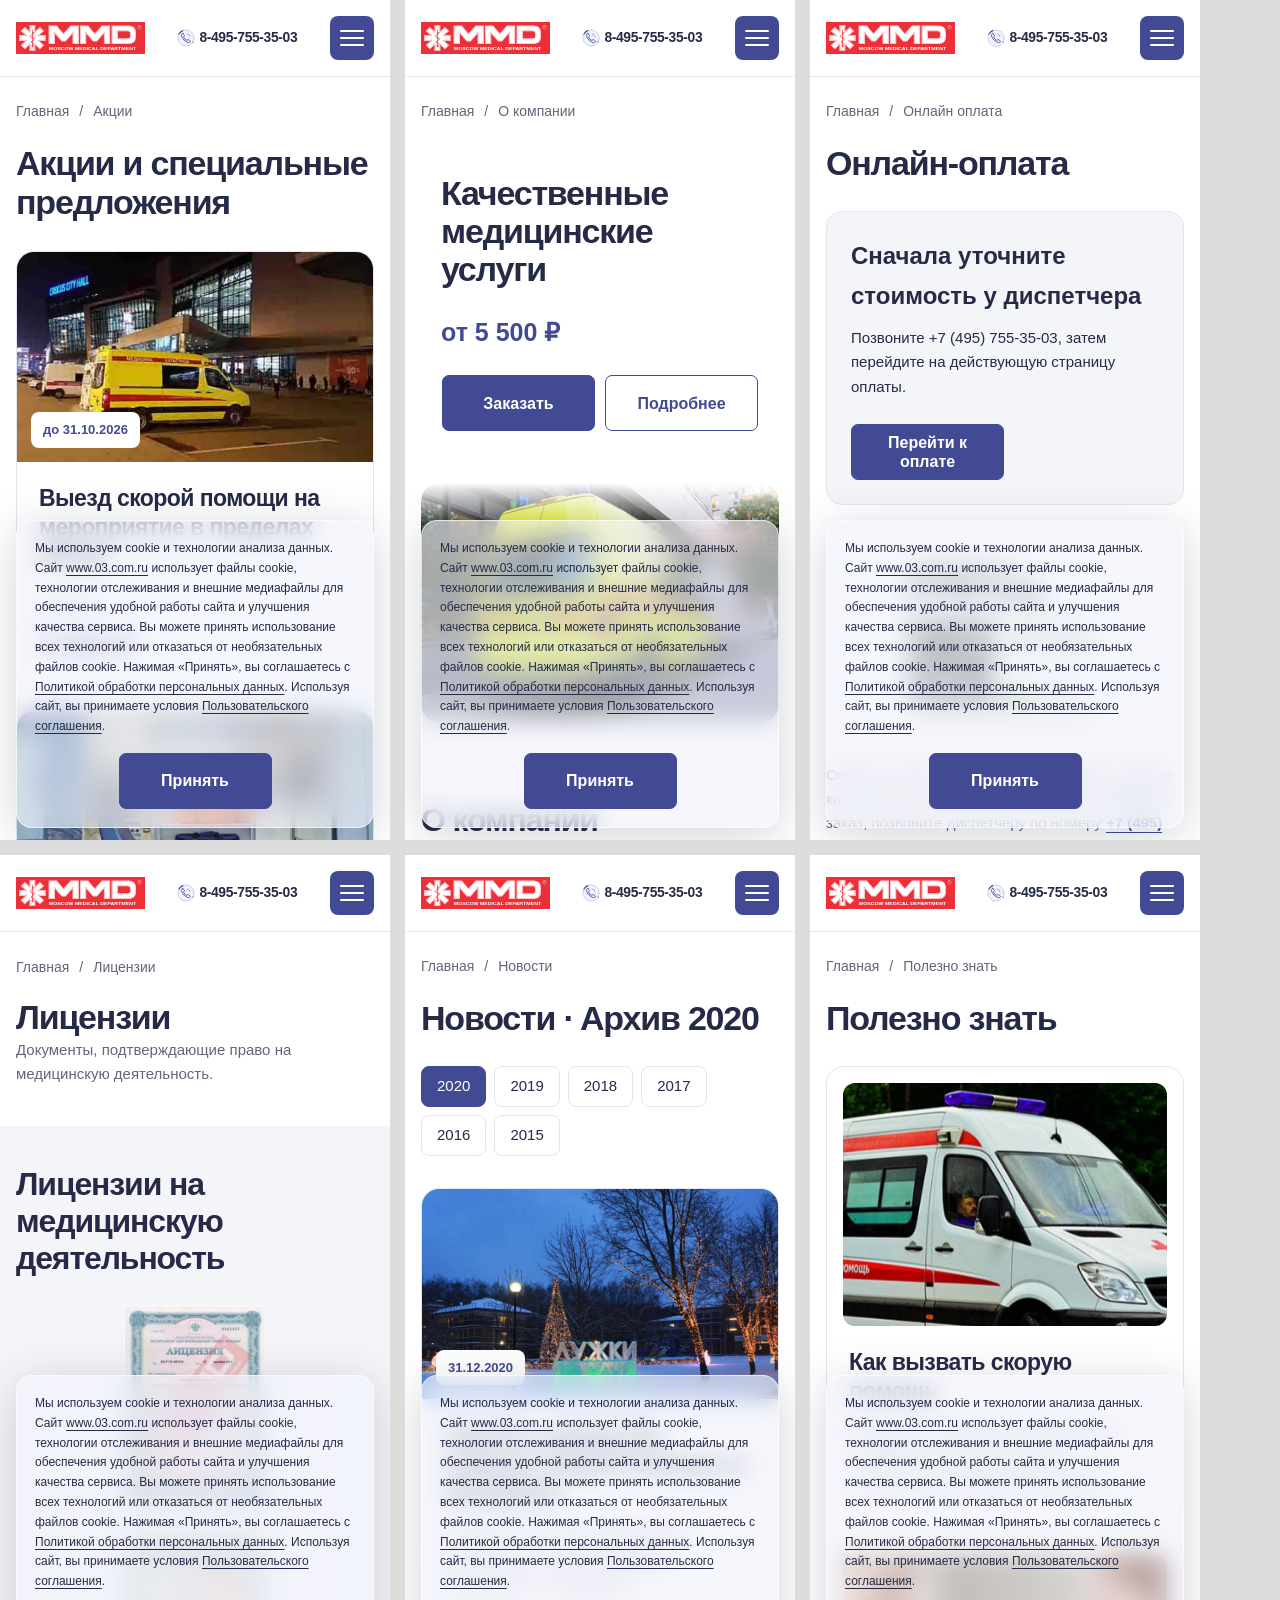
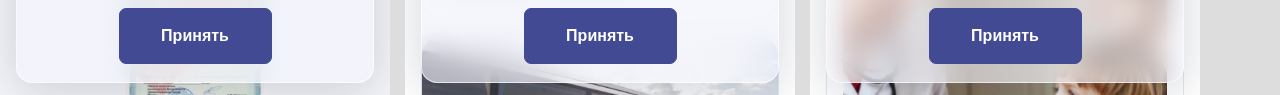
<file: pages-mobile-check.html>
<!doctype html><meta charset="utf-8"><style>body{margin:0;background:#ddd;display:flex;gap:15px;flex-wrap:wrap}iframe{width:390px;height:840px;border:0}</style><iframe title="Акции" src="promotions.html"></iframe><iframe title="Компания" src="about.html"></iframe><iframe title="Оплата" src="payment.html"></iframe><iframe title="Лицензии" src="licenses.html"></iframe><iframe title="Новости" src="news.html"></iframe><iframe title="Полезно знать" src="useful.html"></iframe>
</file>
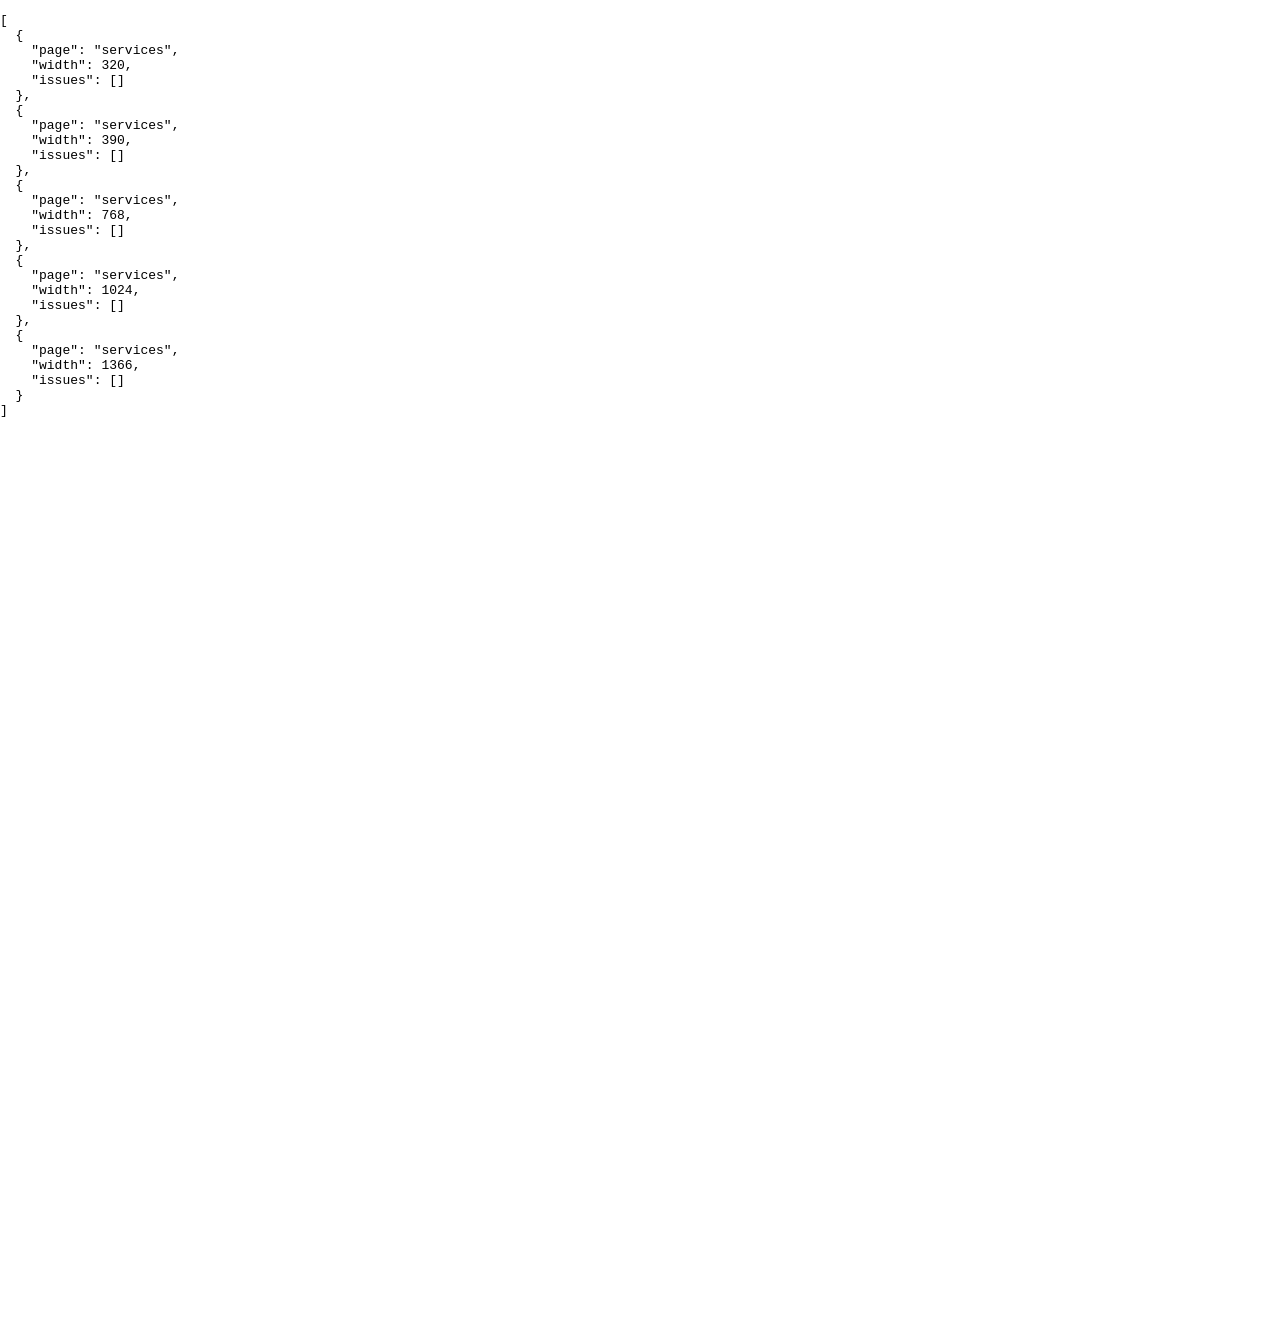
<file: pages-qa.html>
<!doctype html><meta charset="utf-8"><title>Pages QA</title><style>body{margin:0}iframe{border:0;display:block}pre{white-space:pre-wrap}</style><pre id="results">Running</pre><div id="stage"></div><script>
(async()=>{let rows=[];for(const page of ['services','news','contacts','licenses','promotions','useful','about','payment'])for(const width of [320,390,768,1024,1366,1920]){let f=document.createElement('iframe');f.width=width;f.height=900;f.src=page+'.html';stage.append(f);await new Promise(r=>f.onload=r);let d=f.contentDocument;await new Promise(r=>setTimeout(r,80));let issues=[];if(d.documentElement.scrollWidth>width+1)issues.push('overflow '+d.documentElement.scrollWidth);if(d.querySelectorAll('h1').length!==1)issues.push('h1');d.querySelector('button.footer__btn').click();if(d.querySelector('#callback-popup').hidden)issues.push('callback');d.querySelector('.popup__exit').click();let more=d.querySelector('.services__btn,.news__btn,.sales__btn');if(more){let before=d.querySelectorAll('.list__item[hidden]').length;more.click();if(d.querySelectorAll('.list__item[hidden]').length>=before)issues.push('show more')};rows.push({page,width,issues});f.remove();results.textContent=JSON.stringify(rows,null,2)}results.dataset.done='true'})();
</script>
</file>
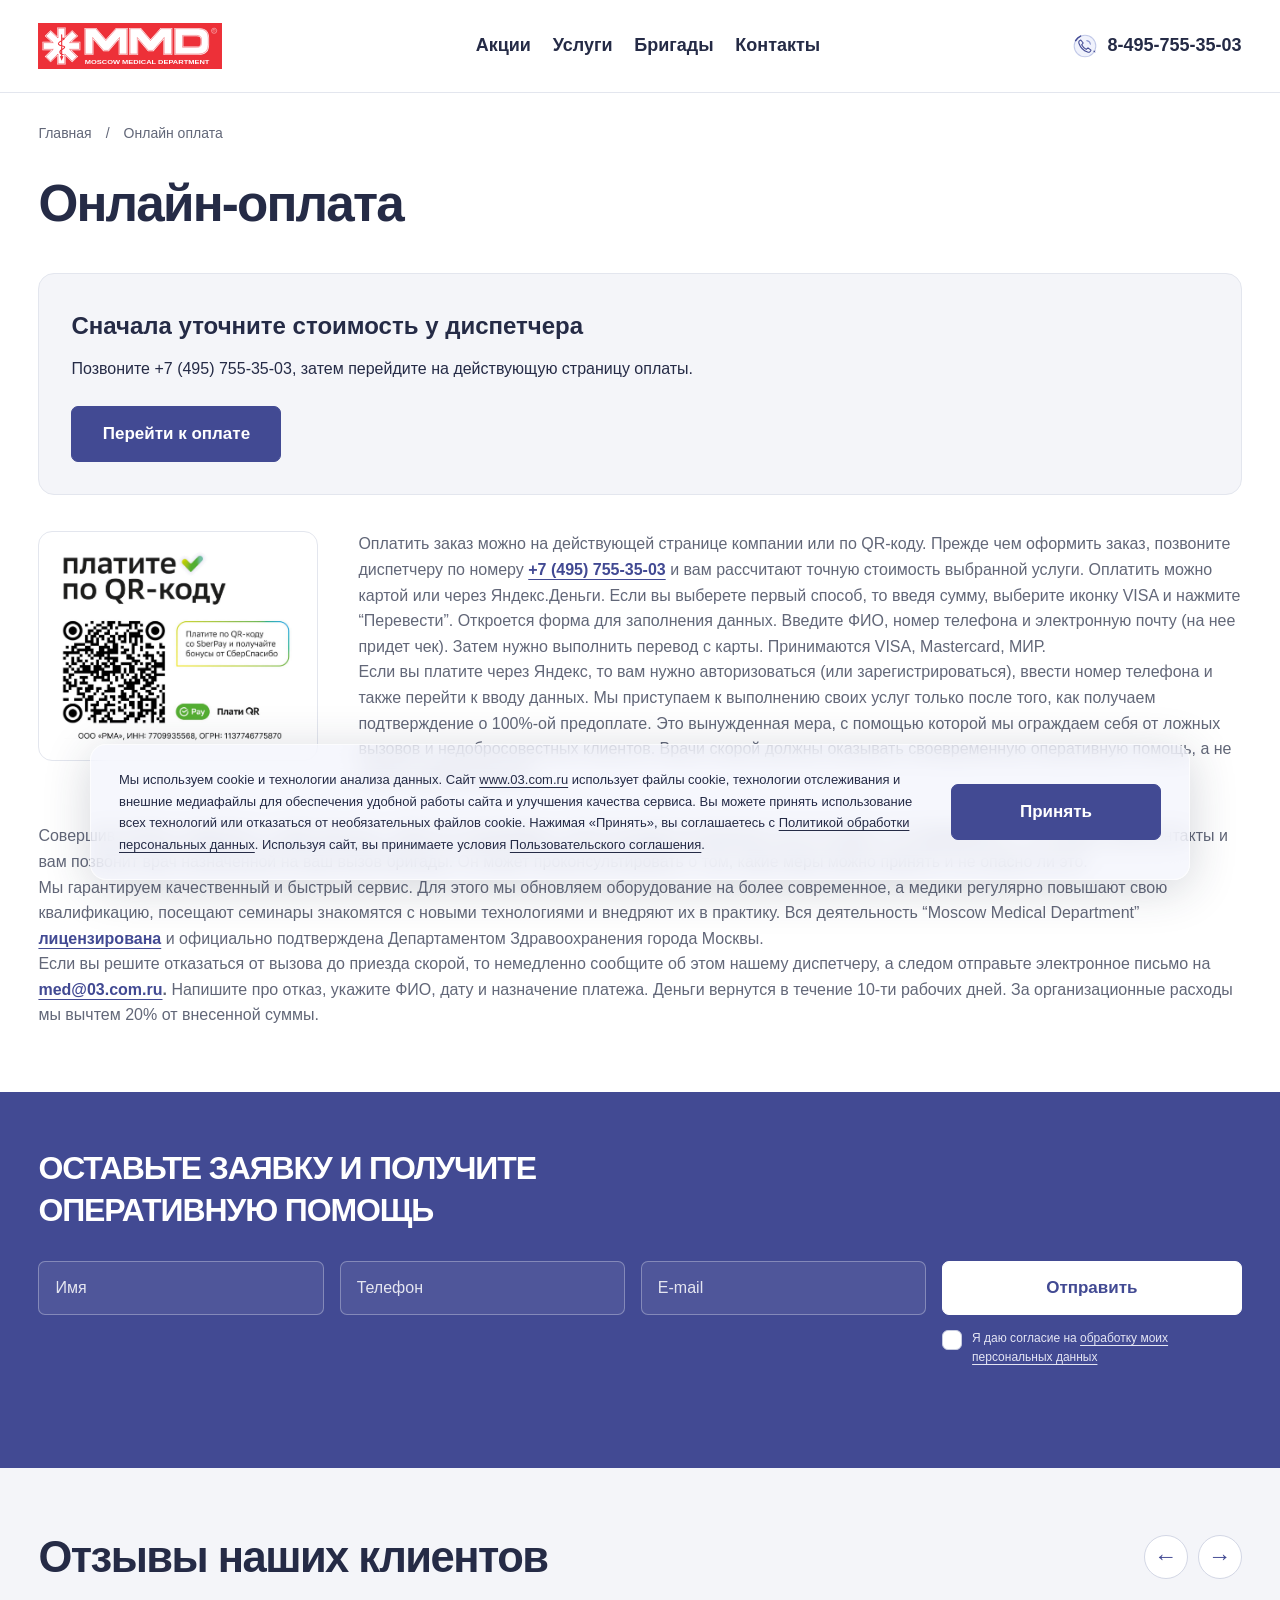
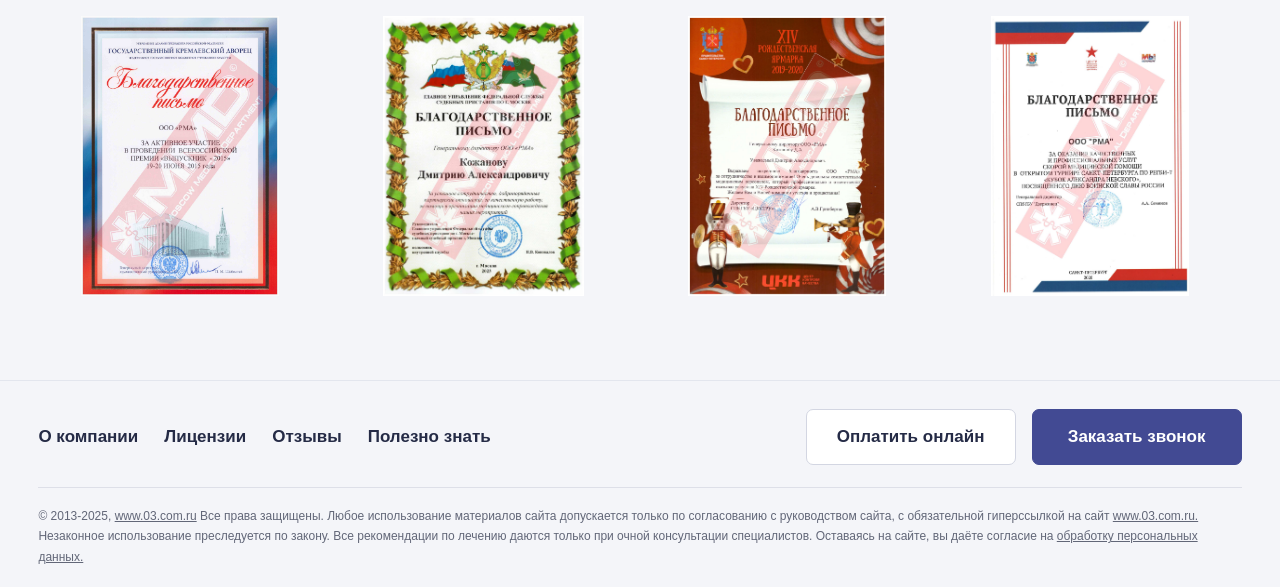
<file: payment.html>
<!DOCTYPE html>
<html lang="ru">

<head>

    <meta charset="UTF-8">
    <meta name="viewport" content="width=device-width, initial-scale=1.0">
    <meta http-equiv="X-UA-Compatible" content="ie=edge">
    <title>Онлайн-оплата — MMD</title>
    <meta name="description" content="Онлайн-оплата. Moscow Medical Department — медицинская помощь в Москве.">
    <meta name="yandex-verification" content="7d4bbf02a748f1a2" />
    <meta property="og:title" content="03.com.ru"/>
    <meta property="og:description" content="Московская скорая помощь"/>
    <meta property="og:image" content="assets/components/rma/assets/images/favicon.png"/>
    <meta property="og:image:type" content="image/png"/>
    <meta property="og:type" content="website"/>
    <meta property="og:url" content= "https://03.com.ru"/>




    <link rel="icon" type="image/png" href="https://03.com.ru/assets/components/rma/assets/images/favicon.png">



<link rel="stylesheet" href="styles.css">

<script src="app.js" defer></script>
<script src="pages.js" defer></script>
<link rel="stylesheet" href="responsive.css">
<link rel="stylesheet" href="pages.css">
<link rel="stylesheet" href="button-hover.css">
<link rel="stylesheet" href="slider-effects.css">
<link rel="stylesheet" href="text-spacing.css">
<link rel="stylesheet" href="breadcrumbs.css">
<link rel="stylesheet" href="responsive-final.css">
</head>
<body class="inner-page page-payment"><a class="skip-link" href="#main">Перейти к содержанию</a>
<header class="header">
    <div class="container header__container">
        <a href="index.html" class="header__logo">
            <img src="assets/logo.svg" alt="moscow medical department" class="logo__img">
        </a>
        <ul class="header__menu" aria-label="Основное меню">
            <li class="menu__item">
                <a href="promotions.html" class="item__link">Акции</a>
            </li>
            <li class="menu__item">
                <a href="services.html" class="item__link">Услуги</a>
            </li>
            <li class="menu__item">
                <a href="https://03.com.ru/brigadyi/" class="item__link">Бригады</a>
            </li>

            <li class="menu__item">
                <a href="contacts.html" class="item__link">Контакты</a>
            </li>
        </ul>
        <a href="tel:+74957553503" class="header__phone">
            <svg class="contact-symbol phone__icon" role="img" aria-label="телефон" xmlns="http://www.w3.org/2000/svg" width="40" height="40" viewBox="0 0 40 40" fill="none" stroke="#424a93" stroke-width="1.8" stroke-linecap="round" stroke-linejoin="round"><circle cx="20" cy="20" r="18" fill="#f0f2fc" stroke="#c2c9e8"/><circle class="contact-symbol__ring" cx="20" cy="20" r="18" fill="none" stroke="#424a93" stroke-width="2.6" pathLength="100" stroke-dasharray="100" stroke-dashoffset="90" transform="rotate(-150 20 20)"/><circle cx="35.6" cy="29" r="2" fill="#424a93" stroke="#f0f2fc" stroke-width="1.2"/><path d="m13 10 4 5-2.6 3a18 18 0 0 0 7.6 7.6l3-2.6 5 4c-1 3-3 4-5.8 3C17.6 27.7 12.3 22.4 10 15.8 9 13 10 11 13 10Z"/><path d="M23 11a7 7 0 0 1 6 6" stroke="#8c96cf"/></svg>
            8-495-755-35-03
        </a>
        <button class="header__hamburger" aria-label="Открыть меню" aria-expanded="false" aria-controls="mobile-menu">
            <img src="assets/components/rma/assets/images/new/hamburger.svg" alt="меню" class="hamburger__img">
        </button>
        <button class="header__exit-popup"> &times; </button>
    </div>
</header>
<main id="main">
<section class="section buy">
    <div class="container buy__container">
        <ul class="breadcrumbs">
            <li class="breadcrumbs__item">
                <a href="index.html" class="item__link">Главная</a>
            </li>
            <li class="breadcrumbs__item">
                /
            </li>
            <li class="breadcrumbs__item" aria-current="page">
                Онлайн оплата
            </li>
        </ul>
        <h1 class="title buy__title">Онлайн-оплата</h1>
        <div class="payment-notice"><strong>Сначала уточните стоимость у диспетчера</strong><p>Позвоните +7 (495) 755-35-03, затем перейдите на действующую страницу оплаты.</p><a class="btn" href="https://03.com.ru/oplata" target="_blank" rel="noopener">Перейти к оплате</a></div><div class="buy__top">
            <img class="buy__img" src="assets/components/rma/assets/images/new/qr.jpg" alt="оплата онлайн">
            <div class="buy__top-text">
            <p>
                Оплатить заказ можно на действующей странице компании или по QR-коду. Прежде чем оформить заказ, позвоните диспетчеру по номеру <b> <a href="tel:+74957553503">+7 (495) 755-35-03</a> </b> и вам рассчитают точную стоимость выбранной услуги.
                Оплатить можно картой или через Яндекс.Деньги. 
                Если вы выберете первый способ, то введя сумму, выберите иконку VISA и нажмите “Перевести”. Откроется форма для заполнения данных. Введите ФИО, номер телефона и электронную почту (на нее придет чек). Затем нужно выполнить перевод с карты. Принимаются VISA, Mastercard, МИР.
            </p>
            <p>
                Если вы платите через Яндекс, то вам нужно авторизоваться (или зарегистрироваться), ввести номер телефона и также перейти к вводу данных. 
                Мы приступаем к выполнению своих услуг только после того, как получаем подтверждение о 100%-ой предоплате. Это вынужденная мера, с помощью которой мы ограждаем себя от ложных вызовов и недобросовестных клиентов. Врачи скорой должны оказывать своевременную оперативную помощь, а не тратить время впустую.
            </p>
            </div>
        </div>
        <div class="buy__top-text">
            <p>
            Совершив платеж, свяжитесь с нами еще раз, чтобы его подтвердить. Если ситуация экстренная и вы не знаете, что предпринять, то оставьте свои контакты и вам позвонит врач назначенной на ваш вызов бригады. Он может проконсультировать о том, какие меры можно принять и не опасно ли это.
            </p>
            <p>
                Мы гарантируем качественный и быстрый сервис. Для этого мы обновляем оборудование на более современное, а медики регулярно повышают свою квалификацию, посещают семинары знакомятся с новыми технологиями и внедряют их в практику. Вся деятельность “Moscow Medical Department” <a href="licenses.html"><b>лицензирована</b></a> и официально подтверждена Департаментом Здравоохранения города Москвы.
            </p>
            <p>
                Если вы решите отказаться от вызова до приезда скорой, то немедленно сообщите об этом нашему диспетчеру, а следом отправьте электронное письмо на <b> <a href="mailto:med@03.com.ru">med@03.com.ru</a>. </b> Напишите про отказ, укажите ФИО, дату и назначение платежа. Деньги вернутся в течение 10-ти рабочих дней. За организационные расходы мы вычтем 20% от внесенной суммы.
            </p>
        </div>
    </div>
</section>






<section class="section callback" id="request">
    <div class="container callback__container">

        <h2 class="callback__title">
            ОСТАВЬТЕ ЗАЯВКУ И ПОЛУЧИТЕ ОПЕРАТИВНУЮ ПОМОЩЬ
        </h2>

        <form class="callback__form">

            <input type="text" name="nospam" value="" tabindex="-1" autocomplete="off" hidden>

            <div class="form__block">
                <input type="text" class="form__inp" name="name"
                       value="" aria-label="Имя" placeholder="Имя" required>
                <img src="assets/components/rma/assets/images/new/form/name.svg"
                     alt="имя" class="form__img">
            </div>

            <div class="form__block">
                <input type="tel" class="form__inp" name="phone"
                       value="" aria-label="Телефон" placeholder="Телефон" required>
                <svg class="contact-symbol form__img" role="img" aria-label="телефон" xmlns="http://www.w3.org/2000/svg" width="40" height="40" viewBox="0 0 40 40" fill="none" stroke="#424a93" stroke-width="1.8" stroke-linecap="round" stroke-linejoin="round"><circle cx="20" cy="20" r="18" fill="#f0f2fc" stroke="#c2c9e8"/><circle class="contact-symbol__ring" cx="20" cy="20" r="18" fill="none" stroke="#424a93" stroke-width="2.6" pathLength="100" stroke-dasharray="100" stroke-dashoffset="90" transform="rotate(-150 20 20)"/><circle cx="35.6" cy="29" r="2" fill="#424a93" stroke="#f0f2fc" stroke-width="1.2"/><path d="m13 10 4 5-2.6 3a18 18 0 0 0 7.6 7.6l3-2.6 5 4c-1 3-3 4-5.8 3C17.6 27.7 12.3 22.4 10 15.8 9 13 10 11 13 10Z"/><path d="M23 11a7 7 0 0 1 6 6" stroke="#8c96cf"/></svg>
            </div>

            <div class="form__block">
                <input type="email" class="form__inp" name="email"
                       value="" aria-label="E-mail" placeholder="E-mail" required>
                <svg class="contact-symbol form__img" role="img" aria-label="e-mail" xmlns="http://www.w3.org/2000/svg" width="40" height="40" viewBox="0 0 40 40" fill="none" stroke="#424a93" stroke-width="1.8" stroke-linecap="round" stroke-linejoin="round"><circle cx="20" cy="20" r="18" fill="#f0f2fc" stroke="#c2c9e8"/><circle class="contact-symbol__ring" cx="20" cy="20" r="18" fill="none" stroke="#424a93" stroke-width="2.6" pathLength="100" stroke-dasharray="100" stroke-dashoffset="90" transform="rotate(-150 20 20)"/><circle cx="35.6" cy="29" r="2" fill="#424a93" stroke="#f0f2fc" stroke-width="1.2"/><rect x="9" y="12" width="22" height="17" rx="3"/><path d="m10 14 8.2 6.3a3 3 0 0 0 3.6 0L30 14M10 27l6-5M30 27l-6-5"/></svg>
            </div>

            <div class="form__block-btn">

                <input type="submit"
                       name="order-submit"
                       value="Отправить"
                       class="btn form__btn">

                <label class="callback__text consent"><input type="checkbox" name="personal-data-consent" value="1" required><span>Я даю согласие на <a href="https://03.com.ru/assets/components/rma/assets/docs/soglasie-na-obrabotku-personalnih-dannih.pdf" target="_blank" rel="noopener noreferrer" class="text__link">обработку моих персональных данных</a></span></label>

            </div>

        </form>
    </div>
</section>
<section class="section document-section"><div class="container"><div class="review-carousel-heading"><h2>Отзывы наших клиентов</h2><div class="review-carousel-controls"><button type="button" class="review-carousel-arrow review-carousel-prev" aria-label="Предыдущие отзывы" aria-controls="client-reviews">←</button><button type="button" class="review-carousel-arrow review-carousel-next" aria-label="Следующие отзывы" aria-controls="client-reviews">→</button></div></div><div class="document-grid review-carousel" id="client-reviews" role="region" aria-label="Отзывы клиентов" tabindex="0"><div class="document-card"><img src="assets/components/rma/assets/images/reviews/1.jpg" alt="Платная скорая помощь отзывы" loading="lazy"></div><div class="document-card"><img src="assets/components/rma/assets/images/reviews/26.jpg" alt="Отзывы по послерейсовым осмотрам" loading="lazy"></div><div class="document-card"><img src="assets/components/rma/assets/images/reviews/27.jpg" alt="Отзывы по послерейсовым осмотрам" loading="lazy"></div><div class="document-card"><img src="assets/components/rma/assets/images/reviews/25.jpg" alt="Отзывы по послерейсовым осмотрам" loading="lazy"></div><div class="document-card"><img src="assets/components/rma/assets/images/reviews/28.jpg" alt="Отзывы по послерейсовым осмотрам" loading="lazy"></div><div class="document-card"><img src="assets/components/rma/assets/images/reviews/2.jpg" alt="Скорая помощь в москве отзывы" loading="lazy"></div><div class="document-card"><img src="assets/components/rma/assets/images/reviews/3.jpg" alt="Дежурство скорой в москве отзывы" loading="lazy"></div><div class="document-card"><img src="assets/components/rma/assets/images/reviews/4.jpg" alt="Предрейсовые осмотры отзывы" loading="lazy"></div><div class="document-card"><img src="assets/components/rma/assets/images/reviews/5.jpg" alt="Вызов врача на дом отзывы" loading="lazy"></div><div class="document-card"><img src="assets/components/rma/assets/images/reviews/6.jpg" alt="Вызов скорой на дом отзывы" loading="lazy"></div><div class="document-card"><img src="assets/components/rma/assets/images/reviews/7.jpg" alt="ЖД перевозка отзывы" loading="lazy"></div><div class="document-card"><img src="assets/components/rma/assets/images/reviews/8.jpg" alt="Перевозка больных отзывы" loading="lazy"></div><div class="document-card"><img src="assets/components/rma/assets/images/reviews/9.jpg" alt="Междугородная перевозка отзывы" loading="lazy"></div><div class="document-card"><img src="assets/components/rma/assets/images/reviews/10.jpg" alt="Международная перевозка отзывы" loading="lazy"></div><div class="document-card"><img src="assets/components/rma/assets/images/reviews/11.jpg" alt="Медицинские услуги отзывы" loading="lazy"></div><div class="document-card"><img src="assets/components/rma/assets/images/reviews/12.jpg" alt="Медицинская организация отзывы" loading="lazy"></div><div class="document-card"><img src="assets/components/rma/assets/images/reviews/13.jpg" alt="Медицинское сопровождение мероприятий отзывы" loading="lazy"></div><div class="document-card"><img src="assets/components/rma/assets/images/reviews/14.jpg" alt="Скорая помощь на похоронах отзывы" loading="lazy"></div><div class="document-card"><img src="assets/components/rma/assets/images/reviews/15.jpg" alt="Отзывы по предрейсовым осмотрам" loading="lazy"></div><div class="document-card"><img src="assets/components/rma/assets/images/reviews/16.jpg" alt="Отзывы по послерейсовым осмотрам" loading="lazy"></div><div class="document-card"><img src="assets/components/rma/assets/images/reviews/17.jpg" alt="Отзывы по послерейсовым осмотрам" loading="lazy"></div><div class="document-card"><img src="assets/components/rma/assets/images/reviews/18.jpg" alt="Отзывы по послерейсовым осмотрам" loading="lazy"></div><div class="document-card"><img src="assets/components/rma/assets/images/reviews/19.jpg" alt="Отзывы по послерейсовым осмотрам" loading="lazy"></div><div class="document-card"><img src="assets/components/rma/assets/images/reviews/20.jpg" alt="Отзывы по послерейсовым осмотрам" loading="lazy"></div><div class="document-card"><img src="assets/components/rma/assets/images/reviews/21.jpg" alt="Отзывы по послерейсовым осмотрам" loading="lazy"></div><div class="document-card"><img src="assets/components/rma/assets/images/reviews/22.jpg" alt="Отзывы по послерейсовым осмотрам" loading="lazy"></div><div class="document-card"><img src="assets/components/rma/assets/images/reviews/23.jpg" alt="Отзывы по послерейсовым осмотрам" loading="lazy"></div><div class="document-card"><img src="assets/components/rma/assets/images/reviews/24.jpg" alt="Отзывы по послерейсовым осмотрам" loading="lazy"></div></div></div></section>

</main><div class="bg" hidden></div>




<div class="popup" id="callback-popup" role="dialog" aria-modal="true" aria-label="Обратный звонок" hidden>

    <button type="button" class="popup__exit" aria-label="Закрыть окно">
        <img src="assets/components/rma/assets/images/new/popup/exit.svg"
             alt="Закрыть окно"
             class="exit__img">
    </button>

    <h2 class="popup__title">Обратный звонок</h2>

    <form class="popup__form" id="callback-form">

        <input type="hidden" name="popup-submit" value="1">

        <input type="text"
               name="nospam"
               value=""
               style="display:none"
               tabindex="-1"
               autocomplete="off" hidden>

        <div class="form__row">
            <img src="assets/components/rma/assets/images/new/popup/name.svg"
                 alt="имя"
                 class="form__icon">

            <input type="text"
                   class="row__inp"
                   name="name"
                   value=""
                   aria-label="Имя" placeholder="Имя"
                   required>
        </div>

        <div class="form__row">
            <img src="assets/components/rma/assets/images/new/popup/phone.svg"
                 alt="телефон"
                 class="form__icon">

            <input type="tel"
                   class="row__inp"
                   name="phone"
                   value=""
                   aria-label="Телефон" placeholder="Телефон"
                   id="form-buy-phone"
                   required>
        </div>

        <div class="form__row">
            <img src="assets/components/rma/assets/images/new/popup/email.svg"
                 alt="email"
                 class="form__icon">

            <input type="email"
                   class="row__inp"
                   name="email"
                   value=""
                   aria-label="E-mail" placeholder="E-mail"
                   id="popup-email"
                   required>
        </div>

        <div class="popup__message" id="callback-error"
             role="alert" style="display:none;"></div>

        <label class="form__text consent"><input type="checkbox" name="personal-data-consent" value="1" required><span>Я даю согласие на <a href="https://03.com.ru/assets/components/rma/assets/docs/soglasie-na-obrabotku-personalnih-dannih.pdf" target="_blank" rel="noopener noreferrer" class="text__link">обработку моих персональных данных</a></span></label>

        <button type="submit" class="btn form__btn" id="callback-submit">
            Отправить
        </button>

    </form>
</div>


<div class="popup popup--thanks" id="callback-success" hidden>

    <button type="button" class="popup__exit" aria-label="Закрыть окно">
        <img src="assets/components/rma/assets/images/new/popup/exit.svg"
             alt="Закрыть окно"
             class="exit__img">
    </button>

    <h2 class="popup__title">Спасибо за заявку!</h2>

    <div class="popup--thanks__content">
        <p>Ваша заявка успешно отправлена.</p>
        <p>Мы скоро с вами свяжемся!</p>

        <button type="button" class="btn form__btn popup--thanks__btn">
            Закрыть
        </button>
    </div>

</div>
<nav class="popup-menu" id="mobile-menu" aria-label="Мобильное меню" hidden>
    <ul class="popup-menu__menu">
        <li class="menu__item">
            <a href="promotions.html" class="item__link">Акции</a>
        </li>
        <li class="menu__item">
            <a href="services.html" class="item__link">Услуги</a>
        </li>
        <li class="menu__item">
            <a href="https://03.com.ru/brigadyi/" class="item__link">Бригады</a>
        </li>

        <li class="menu__item">
            <a href="contacts.html" class="item__link">Контакты</a>
        </li>
    <li class="menu__item"><a class="item__link mobile-menu-mail" href="mailto:mmd03@bk.ru"><svg class="contact-symbol mobile-mail-icon" aria-hidden="true" xmlns="http://www.w3.org/2000/svg" width="40" height="40" viewBox="0 0 40 40" fill="none" stroke="#424a93" stroke-width="1.8" stroke-linecap="round" stroke-linejoin="round"><circle cx="20" cy="20" r="18" fill="#f0f2fc" stroke="#c2c9e8"/><circle class="contact-symbol__ring" cx="20" cy="20" r="18" fill="none" stroke="#424a93" stroke-width="2.6" pathLength="100" stroke-dasharray="100" stroke-dashoffset="90" transform="rotate(-150 20 20)"/><circle cx="35.6" cy="29" r="2" fill="#424a93" stroke="#f0f2fc" stroke-width="1.2"/><rect x="9" y="12" width="22" height="17" rx="3"/><path d="m10 14 8.2 6.3a3 3 0 0 0 3.6 0L30 14M10 27l6-5M30 27l-6-5"/></svg>mmd03@bk.ru</a></li>
</ul>
</nav>
        <footer class="footer">
            <div class="container footer__container">
                <ul class="footer__menu">
                    <li class="menu__item">
                        <a href="about.html" class="item__link">
                            <img src="assets/components/rma/assets/images/footerIcons/about.svg" alt="О компании" class="link__icon">
                            О компании
                        </a>
                    </li>
                    <li class="menu__item">
                        <a href="licenses.html" class="item__link">
                            <img src="assets/components/rma/assets/images/footerIcons/license.svg" alt="Лицензии" class="link__icon">
                            Лицензии
                        </a>
                    </li>
                    <li class="menu__item">
                        <a href="https://03.com.ru/otzyivyi" class="item__link">
                            <img src="assets/components/rma/assets/images/footerIcons/reviews.svg" alt="Отзывы" class="link__icon">
                            Отзывы
                        </a>
                    </li>
                    <li class="menu__item">
                        <a href="useful.html" class="item__link">
                            <img src="assets/components/rma/assets/images/footerIcons/faq.svg" alt="Полезно знать" class="link__icon">
                            Полезно знать
                        </a>
                    </li>


                </ul>
                <a href="payment.html" class="btn footer__btn">Оплатить онлайн</a>
                <button class="btn footer__btn">Заказать звонок</button>
                <div class="footer__bottom">
                    <p class="footer__copy">© 2013-2025, <a href="index.html" class="copy__link">www.03.com.ru</a> Все права защищены. Любое использование
                        материалов сайта допускается только по согласованию с руководством сайта, с обязательной
                        гиперссылкой на сайт <a href="index.html" class="copy__link">www.03.com.ru.</a>
                        <br>Незаконное использование преследуется по закону. Все рекомендации по лечению даются только при
                        очной консультации специалистов. Оставаясь на сайте, вы даёте согласие на <a href="https://03.com.ru/assets/components/rma/assets/docs/soglasie-na-obrabotku-personalnih-dannih.pdf" target="_blank" class="copy__link">обработку
                        персональных данных.</a></p>
                </div>
            </div>
        </footer>




</body>

</html>
</file>
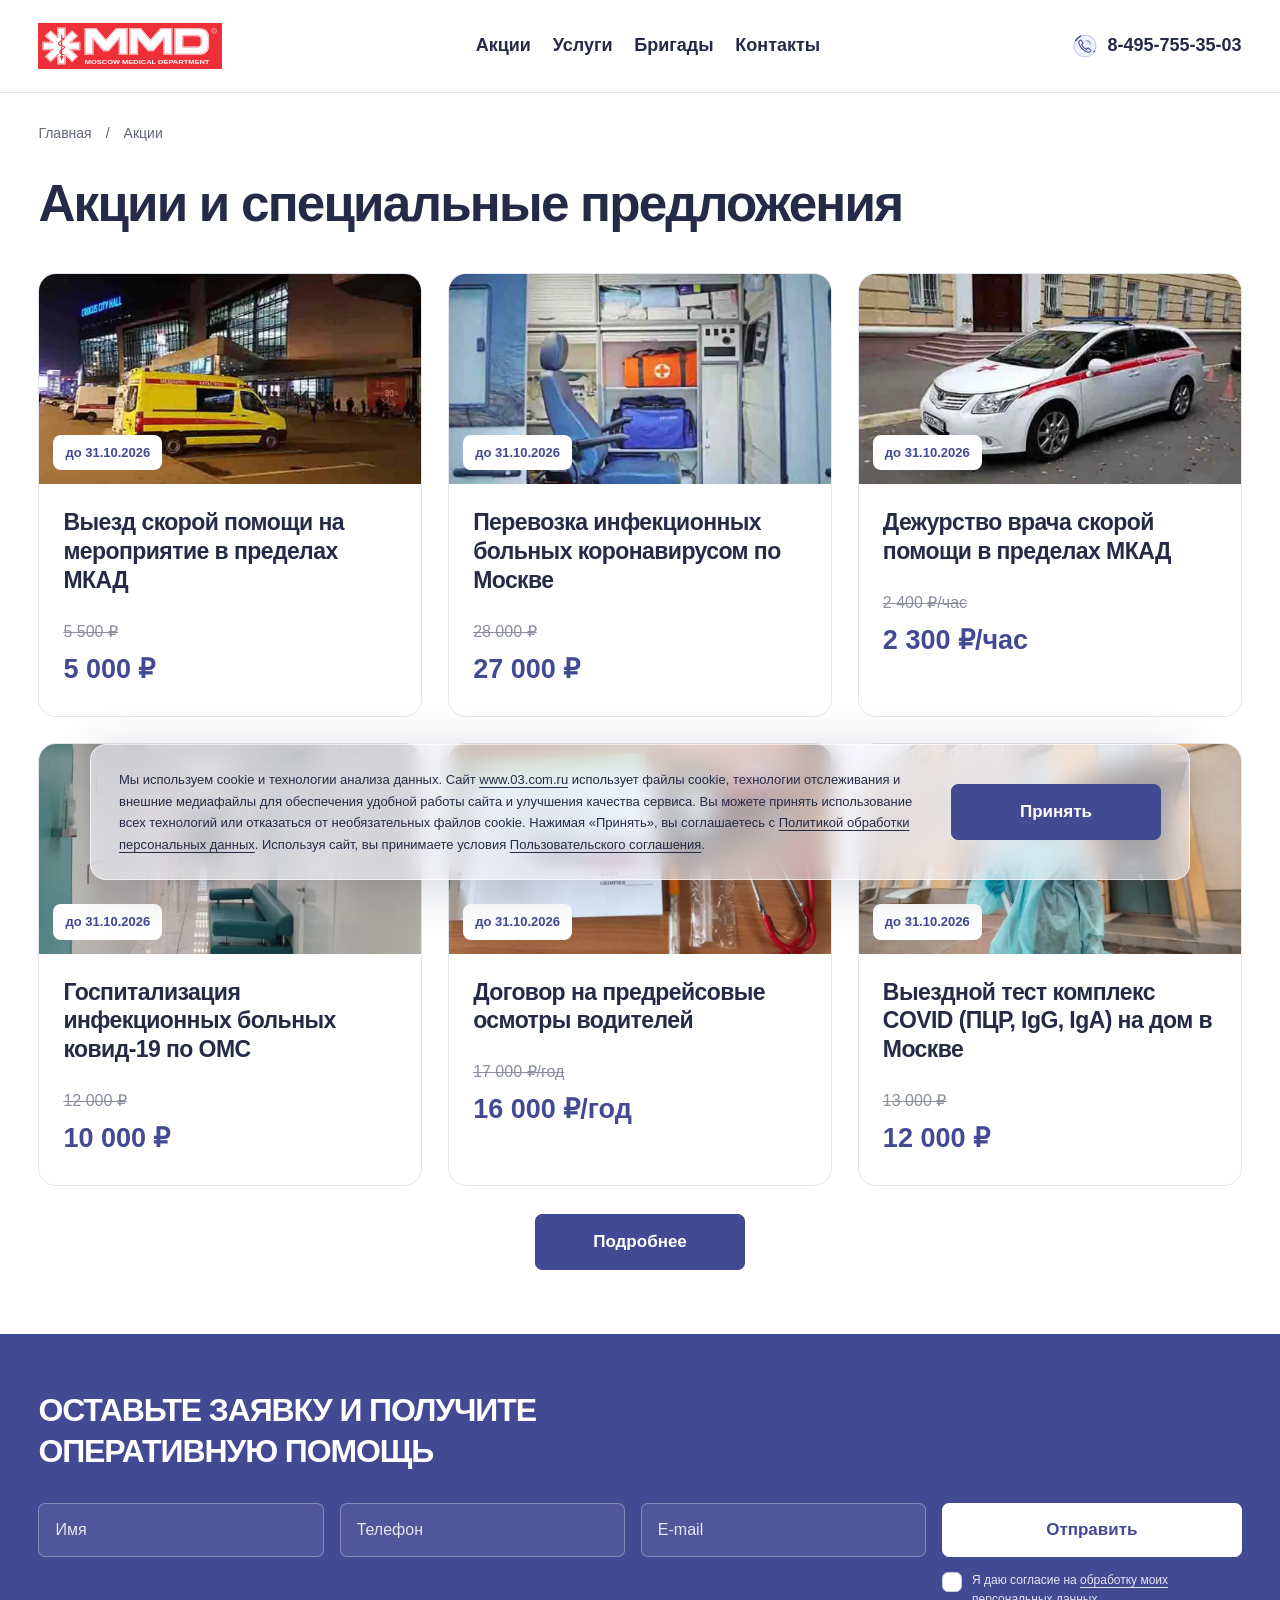
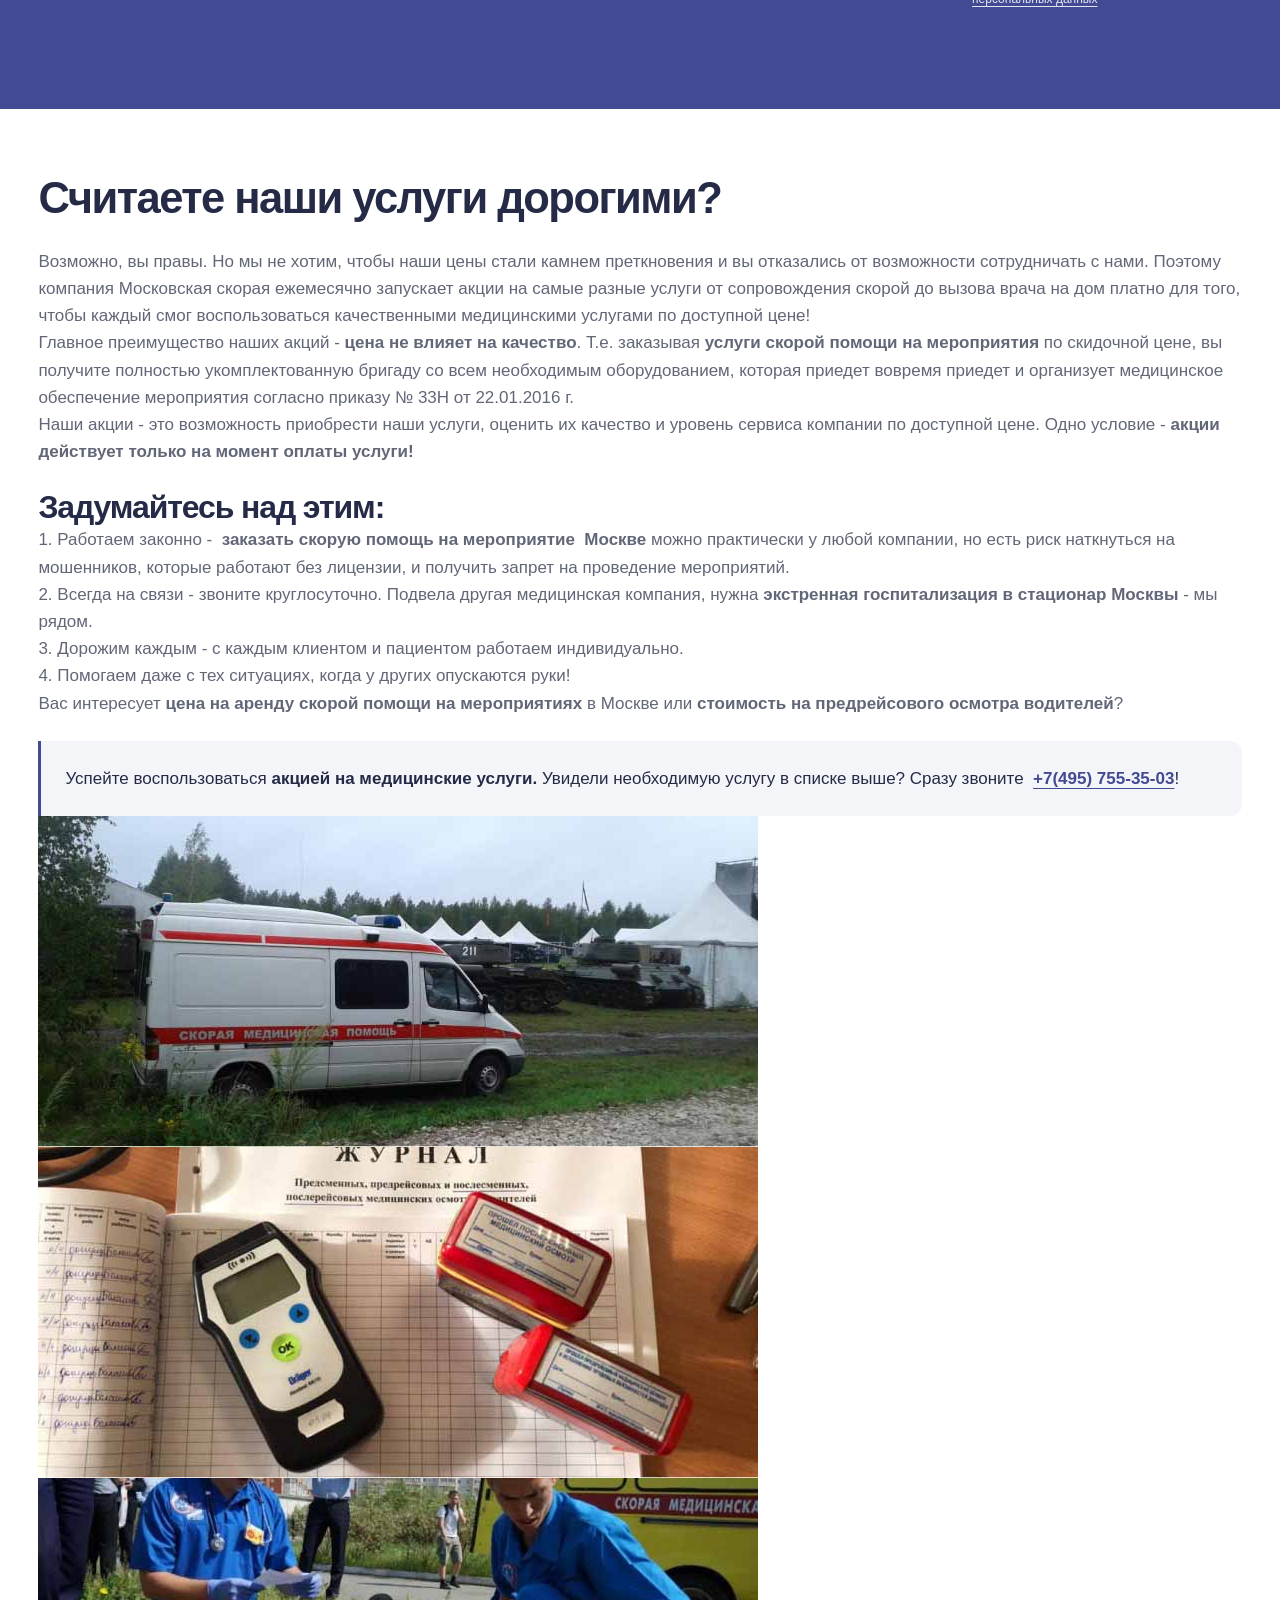
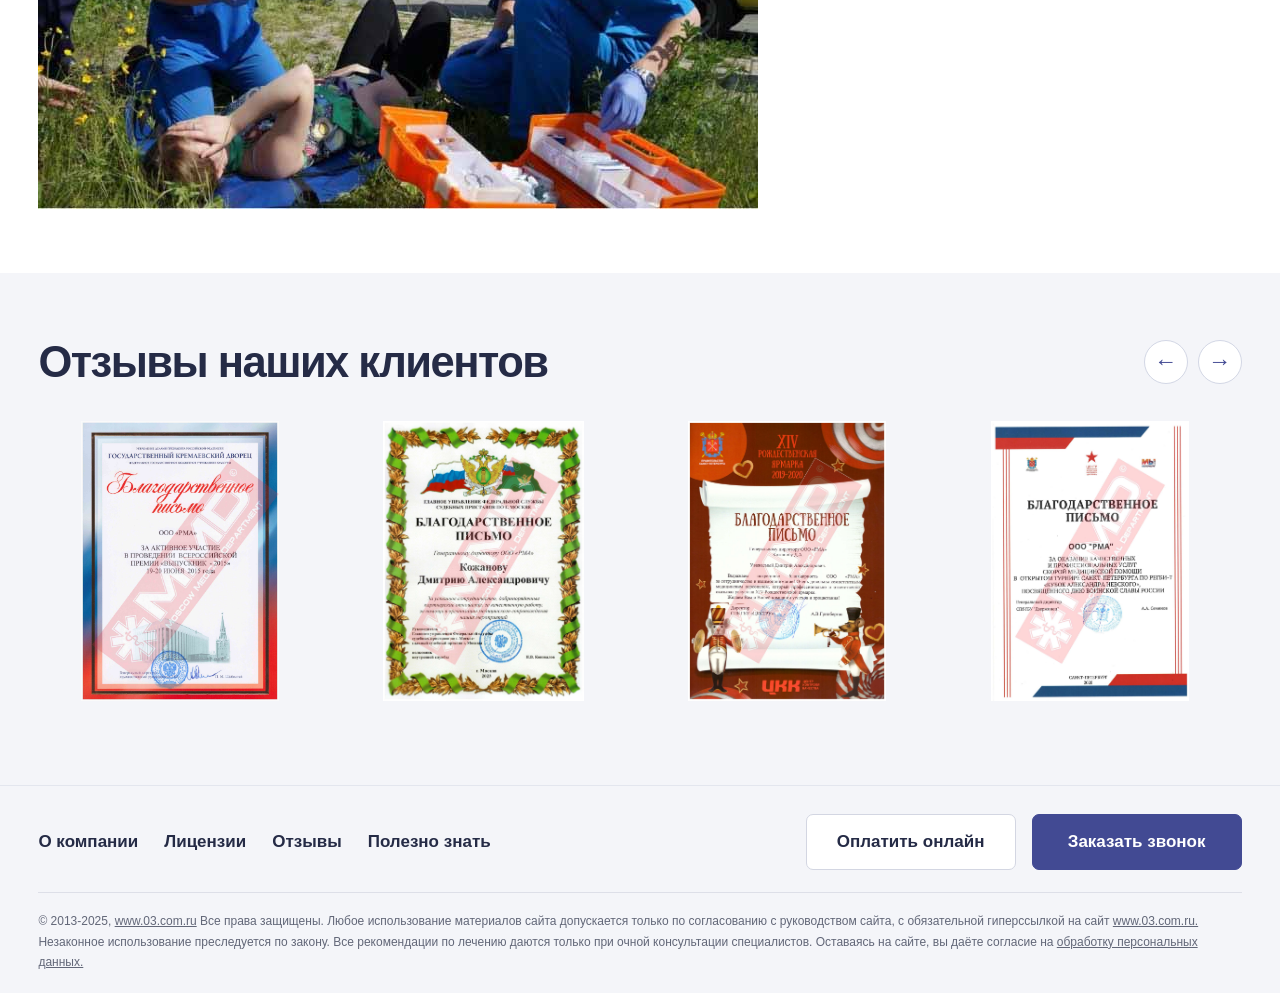
<file: promotions.html>
<!DOCTYPE html>
<html lang="ru">

<head>

    <meta charset="UTF-8">
    <meta name="viewport" content="width=device-width, initial-scale=1.0">
    <meta http-equiv="X-UA-Compatible" content="ie=edge">
    <title>Акции и специальные предложения — MMD</title>
    <meta name="description" content="Акции и специальные предложения. Moscow Medical Department — медицинская помощь в Москве.">
    <meta name="yandex-verification" content="7d4bbf02a748f1a2" />
    <meta property="og:title" content="03.com.ru"/>
    <meta property="og:description" content="Московская скорая помощь"/>
    <meta property="og:image" content="assets/components/rma/assets/images/favicon.png"/>
    <meta property="og:image:type" content="image/png"/>
    <meta property="og:type" content="website"/>
    <meta property="og:url" content= "https://03.com.ru"/>




    <link rel="icon" type="image/png" href="https://03.com.ru/assets/components/rma/assets/images/favicon.png">



<link rel="stylesheet" href="styles.css">

<script src="app.js" defer></script>
<script src="pages.js" defer></script>
<link rel="stylesheet" href="responsive.css">
<link rel="stylesheet" href="pages.css">
<link rel="stylesheet" href="button-hover.css">
<link rel="stylesheet" href="slider-effects.css">
<link rel="stylesheet" href="text-spacing.css">
<link rel="stylesheet" href="breadcrumbs.css">
<link rel="stylesheet" href="responsive-final.css">
</head>
<body class="inner-page page-promotions"><a class="skip-link" href="#main">Перейти к содержанию</a>
<header class="header">
    <div class="container header__container">
        <a href="index.html" class="header__logo">
            <img src="assets/logo.svg" alt="moscow medical department" class="logo__img">
        </a>
        <ul class="header__menu" aria-label="Основное меню">
            <li class="menu__item">
                <a href="promotions.html" class="item__link">Акции</a>
            </li>
            <li class="menu__item">
                <a href="services.html" class="item__link">Услуги</a>
            </li>
            <li class="menu__item">
                <a href="https://03.com.ru/brigadyi/" class="item__link">Бригады</a>
            </li>

            <li class="menu__item">
                <a href="contacts.html" class="item__link">Контакты</a>
            </li>
        </ul>
        <a href="tel:+74957553503" class="header__phone">
            <svg class="contact-symbol phone__icon" role="img" aria-label="телефон" xmlns="http://www.w3.org/2000/svg" width="40" height="40" viewBox="0 0 40 40" fill="none" stroke="#424a93" stroke-width="1.8" stroke-linecap="round" stroke-linejoin="round"><circle cx="20" cy="20" r="18" fill="#f0f2fc" stroke="#c2c9e8"/><circle class="contact-symbol__ring" cx="20" cy="20" r="18" fill="none" stroke="#424a93" stroke-width="2.6" pathLength="100" stroke-dasharray="100" stroke-dashoffset="90" transform="rotate(-150 20 20)"/><circle cx="35.6" cy="29" r="2" fill="#424a93" stroke="#f0f2fc" stroke-width="1.2"/><path d="m13 10 4 5-2.6 3a18 18 0 0 0 7.6 7.6l3-2.6 5 4c-1 3-3 4-5.8 3C17.6 27.7 12.3 22.4 10 15.8 9 13 10 11 13 10Z"/><path d="M23 11a7 7 0 0 1 6 6" stroke="#8c96cf"/></svg>
            8-495-755-35-03
        </a>
        <button class="header__hamburger" aria-label="Открыть меню" aria-expanded="false" aria-controls="mobile-menu">
            <img src="assets/components/rma/assets/images/new/hamburger.svg" alt="меню" class="hamburger__img">
        </button>
        <button class="header__exit-popup"> &times; </button>
    </div>
</header>
<main id="main">
<section class="section sales">
    <div class="container sales__container">
        <ul class="breadcrumbs">
            <li class="breadcrumbs__item">
                <a href="index.html" class="item__link">Главная</a>
            </li>
            <li class="breadcrumbs__item">
                /
            </li>
            <li class="breadcrumbs__item" aria-current="page">
                Акции
            </li>
        </ul>
        <h1 class="title sales__title">Акции и специальные предложения</h1>
        <ul class="sales__list">
            <li class="list__item ">
    <a href="https://03.com.ru/uslugi/dezhurstvo-skoroj-pomoshhi" class="item__link">
        <div class="item__img">
            <img src="assets/components/rma/assets/images/sales/webp/8.webp" alt="Акция" class="img__img">
            <p class="img__sale">до 31.10.2026</p>
        </div>
        <div class="item__content">
            <h2 class="content__title">
                Выезд скорой помощи на мероприятие в пределах МКАД
            </h2>
            <p class="content__old-price">5 500 &#8381;</p>
            <p class="content__new-price">5 000 &#8381;</p>
        </div>
    </a>
</li><li class="list__item ">
    <a href="https://03.com.ru/uslugi/mezhdugorodnyaya-perevozka-bolnyix" class="item__link">
        <div class="item__img">
            <img src="assets/components/rma/assets/images/sales/webp/16.webp" alt="Акция" class="img__img">
            <p class="img__sale">до 31.10.2026</p>
        </div>
        <div class="item__content">
            <h2 class="content__title">
                Перевозка инфекционных больных коронавирусом по Москве
            </h2>
            <p class="content__old-price">28 000 &#8381;</p>
            <p class="content__new-price">27 000 &#8381;</p>
        </div>
    </a>
</li><li class="list__item ">
    <a href="https://03.com.ru/uslugi/dezhurstvo-vracha-na-meropriyatii" class="item__link">
        <div class="item__img">
            <img src="assets/components/rma/assets/images/sales/webp/12.webp" alt="Акция" class="img__img">
            <p class="img__sale">до 31.10.2026</p>
        </div>
        <div class="item__content">
            <h2 class="content__title">
                Дежурство врача скорой помощи в пределах МКАД
            </h2>
            <p class="content__old-price">2 400 &#8381;/час</p>
            <p class="content__new-price">2 300 &#8381;/час</p>
        </div>
    </a>
</li><li class="list__item ">
    <a href="https://03.com.ru/uslugi/gospitalizacziya-bolnyix" class="item__link">
        <div class="item__img">
            <img src="assets/components/rma/assets/images/sales/webp/podbor-stacionara.webp" alt="Акция" class="img__img">
            <p class="img__sale">до 31.10.2026</p>
        </div>
        <div class="item__content">
            <h2 class="content__title">
                Госпитализация инфекционных больных ковид-19 по ОМС
            </h2>
            <p class="content__old-price">12 000 &#8381;</p>
            <p class="content__new-price">10 000 &#8381;</p>
        </div>
    </a>
</li><li class="list__item list__item--hide">
    <a href="https://03.com.ru/uslugi/predrejsovyij-osmotr-voditelej" class="item__link">
        <div class="item__img">
            <img src="assets/components/rma/assets/images/sales/webp/dogovor-na-predreisovi.webp" alt="Акция" class="img__img">
            <p class="img__sale">до 31.10.2026</p>
        </div>
        <div class="item__content">
            <h2 class="content__title">
                Договор на предрейсовые осмотры водителей
            </h2>
            <p class="content__old-price">17 000 &#8381;/год</p>
            <p class="content__new-price">16 000 &#8381;/год</p>
        </div>
    </a>
</li><li class="list__item list__item--hide">
    <a href="https://03.com.ru/uslugi/platnyij-test-na-koronavirus-v-moskve-czena" class="item__link">
        <div class="item__img">
            <img src="assets/components/rma/assets/images/sales/webp/covid.webp" alt="Акция" class="img__img">
            <p class="img__sale">до 31.10.2026</p>
        </div>
        <div class="item__content">
            <h2 class="content__title">
                Выездной тест комплекс COVID (ПЦР, IgG, IgA) на дом в Москве
            </h2>
            <p class="content__old-price">13 000 &#8381;</p>
            <p class="content__new-price">12 000 &#8381;</p>
        </div>
    </a>
</li><li class="list__item ">
    <a href="https://03.com.ru/uslugi/dezhurstvo-vracha-na-meropriyatii" class="item__link">
        <div class="item__img">
            <img src="assets/components/rma/assets/images/sales/webp/2.webp" alt="Акция" class="img__img">
            <p class="img__sale">до 31.10.2026</p>
        </div>
        <div class="item__content">
            <h2 class="content__title">
                Выезд врача на мероприятие в пределах МКАД
            </h2>
            <p class="content__old-price">1 500 &#8381;</p>
            <p class="content__new-price">1 000 &#8381;</p>
        </div>
    </a>
</li><li class="list__item ">
    <a href="https://03.com.ru/uslugi/perevozka-bolnyix" class="item__link">
        <div class="item__img">
            <img src="assets/components/rma/assets/images/sales/webp/14.webp" alt="Акция" class="img__img">
            <p class="img__sale">до 31.10.2026</p>
        </div>
        <div class="item__content">
            <h2 class="content__title">
                Перевозка больных бригадой скорой помощи в пределах МКАД
            </h2>
            <p class="content__old-price">9 500 &#8381;</p>
            <p class="content__new-price">9 000 &#8381;</p>
        </div>
    </a>
</li><li class="list__item ">
    <a href="https://03.com.ru/uslugi/predrejsovyij-osmotr-voditelej" class="item__link">
        <div class="item__img">
            <img src="assets/components/rma/assets/images/sales/webp/25.webp" alt="Акция" class="img__img">
            <p class="img__sale">до 31.10.2026</p>
        </div>
        <div class="item__content">
            <h2 class="content__title">
                Предрейсовый осмотр водителей 30мин. в будни на предприятии
            </h2>
            <p class="content__old-price">27 000 &#8381;/мес.</p>
            <p class="content__new-price">25 600 &#8381;/мес.</p>
        </div>
    </a>
</li><li class="list__item ">
    <a href="https://03.com.ru/uslugi/mezhdugorodnyaya-perevozka-bolnyix" class="item__link">
        <div class="item__img">
            <img src="assets/components/rma/assets/images/sales/webp/15.webp" alt="Акция" class="img__img">
            <p class="img__sale">до 31.10.2026</p>
        </div>
        <div class="item__content">
            <h2 class="content__title">
                Транспортировка больных в пределах 100 км от МКАД
            </h2>
            <p class="content__old-price">28 000 &#8381;</p>
            <p class="content__new-price">27 000 &#8381;</p>
        </div>
    </a>
</li><li class="list__item list__item--hide">
    <a href="https://03.com.ru/uslugi/mezhdunarodnaya-perevozka-bolnyix" class="item__link">
        <div class="item__img">
            <img src="assets/components/rma/assets/images/sales/webp/17.webp" alt="Акция" class="img__img">
            <p class="img__sale">до 31.10.2026</p>
        </div>
        <div class="item__content">
            <h2 class="content__title">
                Медицинская транспортировка в пределах 500 км от МКАД
            </h2>
            <p class="content__old-price">105 000 &#8381;</p>
            <p class="content__new-price">99 000 &#8381;</p>
        </div>
    </a>
</li><li class="list__item list__item--hide">
    <a href="https://03.com.ru/uslugi/termometriya-sotrudnikov" class="item__link">
        <div class="item__img">
            <img src="assets/components/rma/assets/images/services/Термометрия-сотрудников/webp/1.webp" alt="Акция" class="img__img">
            <p class="img__sale">до 31.10.2026</p>
        </div>
        <div class="item__content">
            <h2 class="content__title">
                Выездная термометрия и дежурство на предприятии
            </h2>
            <p class="content__old-price">2 700 &#8381;</p>
            <p class="content__new-price">2 500 &#8381;</p>
        </div>
    </a>
</li><li class="list__item ">
    <a href="https://03.com.ru/uslugi/predrejsovyij-osmotr-voditelej" class="item__link">
        <div class="item__img">
            <img src="assets/components/rma/assets/images/sales/webp/predreisovi-osmotr.webp" alt="Акция" class="img__img">
            <p class="img__sale">до 31.10.2026</p>
        </div>
        <div class="item__content">
            <h2 class="content__title">
                Предрейсовый медицинский осмотр 1 водителя (оформление)
            </h2>
            <p class="content__old-price">8 000 &#8381;/мес</p>
            <p class="content__new-price">7 000 &#8381;/мес</p>
        </div>
    </a>
</li><li class="list__item list__item--hide">
    <a href="https://03.com.ru/uslugi/aviaperevozka-bolnyix" class="item__link">
        <div class="item__img">
            <img src="assets/components/rma/assets/images/sales/webp/21.webp" alt="Акция" class="img__img">
            <p class="img__sale">до 31.10.2026</p>
        </div>
        <div class="item__content">
            <h2 class="content__title">
                Сопровождение больного врачом в самолете
            </h2>
            <p class="content__old-price">55 000 &#8381;</p>
            <p class="content__new-price">52 000 &#8381;/4 часа</p>
        </div>
    </a>
</li><li class="list__item list__item--hide">
    <a href="https://03.com.ru/uslugi/perevozka-bolnyix-poezdom" class="item__link">
        <div class="item__img">
            <img src="assets/components/rma/assets/images/sales/webp/19.webp" alt="Акция" class="img__img">
            <p class="img__sale">до 31.10.2026</p>
        </div>
        <div class="item__content">
            <h2 class="content__title">
                Сопровождение больного врачом в поезде
            </h2>
            <p class="content__old-price">2 400 &#8381;/час</p>
            <p class="content__new-price">2 300 &#8381;/час</p>
        </div>
    </a>
</li><li class="list__item list__item--hide">
    <a href="service.html" class="item__link">
        <div class="item__img">
            <img src="assets/components/rma/assets/images/sales/webp/1.webp" alt="Акция" class="img__img">
            <p class="img__sale">до 31.10.2026</p>
        </div>
        <div class="item__content">
            <h2 class="content__title">
                Платная скорая помощь на дом в Москве
            </h2>
            <p class="content__old-price">10 000 &#8381;</p>
            <p class="content__new-price">9 000 &#8381;</p>
        </div>
    </a>
</li><li class="list__item list__item--hide">
    <a href="https://03.com.ru/uslugi/vyizov-vracha-na-dom" class="item__link">
        <div class="item__img">
            <img src="assets/components/rma/assets/images/sales/webp/6.webp" alt="Акция" class="img__img">
            <p class="img__sale">до 31.10.2026</p>
        </div>
        <div class="item__content">
            <h2 class="content__title">
                Выезд терапевта на дом в пределах МКАД
            </h2>
            <p class="content__old-price">6 500 &#8381;</p>
            <p class="content__new-price">6 000 &#8381;</p>
        </div>
    </a>
</li><li class="list__item list__item--hide">
    <a href="https://03.com.ru/uslugi/vyizov-vracha-na-dom" class="item__link">
        <div class="item__img">
            <img src="assets/components/rma/assets/images/sales/webp/7.webp" alt="Акция" class="img__img">
            <p class="img__sale">до 31.10.2026</p>
        </div>
        <div class="item__content">
            <h2 class="content__title">
                Выезд педиатра на дом в пределах МКАД
            </h2>
            <p class="content__old-price">7 500 &#8381;</p>
            <p class="content__new-price">7 000 &#8381;</p>
        </div>
    </a>
</li>
        </ul>
        <div class="catalog-more-actions"><button class="btn sales__btn">Подробнее</button></div>
    </div>
</section>






<section class="section callback" id="request">
    <div class="container callback__container">

        <h2 class="callback__title">
            ОСТАВЬТЕ ЗАЯВКУ И ПОЛУЧИТЕ ОПЕРАТИВНУЮ ПОМОЩЬ
        </h2>

        <form class="callback__form">

            <input type="text" name="nospam" value="" tabindex="-1" autocomplete="off" hidden>

            <div class="form__block">
                <input type="text" class="form__inp" name="name"
                       value="" aria-label="Имя" placeholder="Имя" required>
                <img src="assets/components/rma/assets/images/new/form/name.svg"
                     alt="имя" class="form__img">
            </div>

            <div class="form__block">
                <input type="tel" class="form__inp" name="phone"
                       value="" aria-label="Телефон" placeholder="Телефон" required>
                <svg class="contact-symbol form__img" role="img" aria-label="телефон" xmlns="http://www.w3.org/2000/svg" width="40" height="40" viewBox="0 0 40 40" fill="none" stroke="#424a93" stroke-width="1.8" stroke-linecap="round" stroke-linejoin="round"><circle cx="20" cy="20" r="18" fill="#f0f2fc" stroke="#c2c9e8"/><circle class="contact-symbol__ring" cx="20" cy="20" r="18" fill="none" stroke="#424a93" stroke-width="2.6" pathLength="100" stroke-dasharray="100" stroke-dashoffset="90" transform="rotate(-150 20 20)"/><circle cx="35.6" cy="29" r="2" fill="#424a93" stroke="#f0f2fc" stroke-width="1.2"/><path d="m13 10 4 5-2.6 3a18 18 0 0 0 7.6 7.6l3-2.6 5 4c-1 3-3 4-5.8 3C17.6 27.7 12.3 22.4 10 15.8 9 13 10 11 13 10Z"/><path d="M23 11a7 7 0 0 1 6 6" stroke="#8c96cf"/></svg>
            </div>

            <div class="form__block">
                <input type="email" class="form__inp" name="email"
                       value="" aria-label="E-mail" placeholder="E-mail" required>
                <svg class="contact-symbol form__img" role="img" aria-label="e-mail" xmlns="http://www.w3.org/2000/svg" width="40" height="40" viewBox="0 0 40 40" fill="none" stroke="#424a93" stroke-width="1.8" stroke-linecap="round" stroke-linejoin="round"><circle cx="20" cy="20" r="18" fill="#f0f2fc" stroke="#c2c9e8"/><circle class="contact-symbol__ring" cx="20" cy="20" r="18" fill="none" stroke="#424a93" stroke-width="2.6" pathLength="100" stroke-dasharray="100" stroke-dashoffset="90" transform="rotate(-150 20 20)"/><circle cx="35.6" cy="29" r="2" fill="#424a93" stroke="#f0f2fc" stroke-width="1.2"/><rect x="9" y="12" width="22" height="17" rx="3"/><path d="m10 14 8.2 6.3a3 3 0 0 0 3.6 0L30 14M10 27l6-5M30 27l-6-5"/></svg>
            </div>

            <div class="form__block-btn">

                <input type="submit"
                       name="order-submit"
                       value="Отправить"
                       class="btn form__btn">

                <label class="callback__text consent"><input type="checkbox" name="personal-data-consent" value="1" required><span>Я даю согласие на <a href="https://03.com.ru/assets/components/rma/assets/docs/soglasie-na-obrabotku-personalnih-dannih.pdf" target="_blank" rel="noopener noreferrer" class="text__link">обработку моих персональных данных</a></span></label>

            </div>

        </form>
    </div>
</section>
<section class="section service-about">
    <div class="container service-about__container" itemscope itemtype="https://schema.org/Article">
        <a name="about"></a>
        <h2 class="service-about__title">Считаете наши услуги дорогими?</h2>
        <div class="service-about__text" itemprop="description">
            <p>Возможно, вы правы. Но мы не хотим, чтобы наши цены стали камнем преткновения и вы отказались от возможности сотрудничать с нами. Поэтому компания Московская скорая ежемесячно запускает акции на самые разные услуги от сопровождения скорой до вызова врача на дом платно для того, чтобы каждый смог воспользоваться качественными медицинскими услугами по доступной цене!</p>
<p>Главное преимущество наших акций - <strong>цена не влияет на качество</strong>. Т.е. заказывая<strong> услуги скорой помощи на мероприятия</strong> по скидочной цене, вы получите полностью укомплектованную бригаду со всем необходимым оборудованием, которая приедет вовремя приедет и организует медицинское обеспечение мероприятия согласно приказу № 33Н от 22.01.2016 г.</p>
<p>Наши акции - это возможность приобрести наши услуги, оценить их качество и уровень сервиса компании по доступной цене. Одно условие - <strong>акции действует только на момент оплаты услуги!</strong></p>
<h2>Задумайтесь над этим:</h2>
<ol>
<li>Работаем законно -  <strong>заказать скорую помощь на мероприятие  Москве </strong>можно практически у любой компании, но есть риск наткнуться на мошенников, которые работают без лицензии, и получить запрет на проведение мероприятий.</li>
<li>Всегда на связи - звоните круглосуточно. Подвела другая медицинская компания, нужна <strong>экстренная госпитализация в стационар Москвы</strong> - мы рядом.</li>
<li>Дорожим каждым - с каждым клиентом и пациентом работаем индивидуально.</li>
<li>Помогаем даже с тех ситуациях, когда у других опускаются руки!</li>
</ol>
<p>Вас интересует <strong>цена на аренду скорой помощи на мероприятиях</strong> в Москве или<strong> стоимость на предрейсового осмотра водителей</strong>?</p>
<p>Успейте воспользоваться <strong>акцией на медицинские услуги.</strong> Увидели необходимую услугу в списке выше? Сразу звоните  <strong><a href="tel:+74957553503">+7(495) 755-35-03</a></strong>!</p>
        </div>
        <div class="service-about__images">
            <img src="assets/components/rma/assets/images/sales/about/1.jpg" alt="" class="images__item">
            <img src="assets/components/rma/assets/images/sales/about/2.jpg" alt="" class="images__item">
            <img src="assets/components/rma/assets/images/sales/about/3.jpg" alt="" class="images__item">
        </div>
    </div>
</section>
<section class="section document-section"><div class="container"><div class="review-carousel-heading"><h2>Отзывы наших клиентов</h2><div class="review-carousel-controls"><button type="button" class="review-carousel-arrow review-carousel-prev" aria-label="Предыдущие отзывы" aria-controls="client-reviews">←</button><button type="button" class="review-carousel-arrow review-carousel-next" aria-label="Следующие отзывы" aria-controls="client-reviews">→</button></div></div><div class="document-grid review-carousel" id="client-reviews" role="region" aria-label="Отзывы клиентов" tabindex="0"><div class="document-card"><img src="assets/components/rma/assets/images/reviews/1.jpg" alt="Платная скорая помощь отзывы" loading="lazy"></div><div class="document-card"><img src="assets/components/rma/assets/images/reviews/26.jpg" alt="Отзывы по послерейсовым осмотрам" loading="lazy"></div><div class="document-card"><img src="assets/components/rma/assets/images/reviews/27.jpg" alt="Отзывы по послерейсовым осмотрам" loading="lazy"></div><div class="document-card"><img src="assets/components/rma/assets/images/reviews/25.jpg" alt="Отзывы по послерейсовым осмотрам" loading="lazy"></div><div class="document-card"><img src="assets/components/rma/assets/images/reviews/28.jpg" alt="Отзывы по послерейсовым осмотрам" loading="lazy"></div><div class="document-card"><img src="assets/components/rma/assets/images/reviews/2.jpg" alt="Скорая помощь в москве отзывы" loading="lazy"></div><div class="document-card"><img src="assets/components/rma/assets/images/reviews/3.jpg" alt="Дежурство скорой в москве отзывы" loading="lazy"></div><div class="document-card"><img src="assets/components/rma/assets/images/reviews/4.jpg" alt="Предрейсовые осмотры отзывы" loading="lazy"></div><div class="document-card"><img src="assets/components/rma/assets/images/reviews/5.jpg" alt="Вызов врача на дом отзывы" loading="lazy"></div><div class="document-card"><img src="assets/components/rma/assets/images/reviews/6.jpg" alt="Вызов скорой на дом отзывы" loading="lazy"></div><div class="document-card"><img src="assets/components/rma/assets/images/reviews/7.jpg" alt="ЖД перевозка отзывы" loading="lazy"></div><div class="document-card"><img src="assets/components/rma/assets/images/reviews/8.jpg" alt="Перевозка больных отзывы" loading="lazy"></div><div class="document-card"><img src="assets/components/rma/assets/images/reviews/9.jpg" alt="Междугородная перевозка отзывы" loading="lazy"></div><div class="document-card"><img src="assets/components/rma/assets/images/reviews/10.jpg" alt="Международная перевозка отзывы" loading="lazy"></div><div class="document-card"><img src="assets/components/rma/assets/images/reviews/11.jpg" alt="Медицинские услуги отзывы" loading="lazy"></div><div class="document-card"><img src="assets/components/rma/assets/images/reviews/12.jpg" alt="Медицинская организация отзывы" loading="lazy"></div><div class="document-card"><img src="assets/components/rma/assets/images/reviews/13.jpg" alt="Медицинское сопровождение мероприятий отзывы" loading="lazy"></div><div class="document-card"><img src="assets/components/rma/assets/images/reviews/14.jpg" alt="Скорая помощь на похоронах отзывы" loading="lazy"></div><div class="document-card"><img src="assets/components/rma/assets/images/reviews/15.jpg" alt="Отзывы по предрейсовым осмотрам" loading="lazy"></div><div class="document-card"><img src="assets/components/rma/assets/images/reviews/16.jpg" alt="Отзывы по послерейсовым осмотрам" loading="lazy"></div><div class="document-card"><img src="assets/components/rma/assets/images/reviews/17.jpg" alt="Отзывы по послерейсовым осмотрам" loading="lazy"></div><div class="document-card"><img src="assets/components/rma/assets/images/reviews/18.jpg" alt="Отзывы по послерейсовым осмотрам" loading="lazy"></div><div class="document-card"><img src="assets/components/rma/assets/images/reviews/19.jpg" alt="Отзывы по послерейсовым осмотрам" loading="lazy"></div><div class="document-card"><img src="assets/components/rma/assets/images/reviews/20.jpg" alt="Отзывы по послерейсовым осмотрам" loading="lazy"></div><div class="document-card"><img src="assets/components/rma/assets/images/reviews/21.jpg" alt="Отзывы по послерейсовым осмотрам" loading="lazy"></div><div class="document-card"><img src="assets/components/rma/assets/images/reviews/22.jpg" alt="Отзывы по послерейсовым осмотрам" loading="lazy"></div><div class="document-card"><img src="assets/components/rma/assets/images/reviews/23.jpg" alt="Отзывы по послерейсовым осмотрам" loading="lazy"></div><div class="document-card"><img src="assets/components/rma/assets/images/reviews/24.jpg" alt="Отзывы по послерейсовым осмотрам" loading="lazy"></div></div></div></section>

</main><div class="bg" hidden></div>




<div class="popup" id="callback-popup" role="dialog" aria-modal="true" aria-label="Обратный звонок" hidden>

    <button type="button" class="popup__exit" aria-label="Закрыть окно">
        <img src="assets/components/rma/assets/images/new/popup/exit.svg"
             alt="Закрыть окно"
             class="exit__img">
    </button>

    <h2 class="popup__title">Обратный звонок</h2>

    <form class="popup__form" id="callback-form">

        <input type="hidden" name="popup-submit" value="1">

        <input type="text"
               name="nospam"
               value=""
               style="display:none"
               tabindex="-1"
               autocomplete="off" hidden>

        <div class="form__row">
            <img src="assets/components/rma/assets/images/new/popup/name.svg"
                 alt="имя"
                 class="form__icon">

            <input type="text"
                   class="row__inp"
                   name="name"
                   value=""
                   aria-label="Имя" placeholder="Имя"
                   required>
        </div>

        <div class="form__row">
            <img src="assets/components/rma/assets/images/new/popup/phone.svg"
                 alt="телефон"
                 class="form__icon">

            <input type="tel"
                   class="row__inp"
                   name="phone"
                   value=""
                   aria-label="Телефон" placeholder="Телефон"
                   id="form-buy-phone"
                   required>
        </div>

        <div class="form__row">
            <img src="assets/components/rma/assets/images/new/popup/email.svg"
                 alt="email"
                 class="form__icon">

            <input type="email"
                   class="row__inp"
                   name="email"
                   value=""
                   aria-label="E-mail" placeholder="E-mail"
                   id="popup-email"
                   required>
        </div>

        <div class="popup__message" id="callback-error"
             role="alert" style="display:none;"></div>

        <label class="form__text consent"><input type="checkbox" name="personal-data-consent" value="1" required><span>Я даю согласие на <a href="https://03.com.ru/assets/components/rma/assets/docs/soglasie-na-obrabotku-personalnih-dannih.pdf" target="_blank" rel="noopener noreferrer" class="text__link">обработку моих персональных данных</a></span></label>

        <button type="submit" class="btn form__btn" id="callback-submit">
            Отправить
        </button>

    </form>
</div>


<div class="popup popup--thanks" id="callback-success" hidden>

    <button type="button" class="popup__exit" aria-label="Закрыть окно">
        <img src="assets/components/rma/assets/images/new/popup/exit.svg"
             alt="Закрыть окно"
             class="exit__img">
    </button>

    <h2 class="popup__title">Спасибо за заявку!</h2>

    <div class="popup--thanks__content">
        <p>Ваша заявка успешно отправлена.</p>
        <p>Мы скоро с вами свяжемся!</p>

        <button type="button" class="btn form__btn popup--thanks__btn">
            Закрыть
        </button>
    </div>

</div>
<nav class="popup-menu" id="mobile-menu" aria-label="Мобильное меню" hidden>
    <ul class="popup-menu__menu">
        <li class="menu__item">
            <a href="promotions.html" class="item__link">Акции</a>
        </li>
        <li class="menu__item">
            <a href="services.html" class="item__link">Услуги</a>
        </li>
        <li class="menu__item">
            <a href="https://03.com.ru/brigadyi/" class="item__link">Бригады</a>
        </li>

        <li class="menu__item">
            <a href="contacts.html" class="item__link">Контакты</a>
        </li>
    <li class="menu__item"><a class="item__link mobile-menu-mail" href="mailto:mmd03@bk.ru"><svg class="contact-symbol mobile-mail-icon" aria-hidden="true" xmlns="http://www.w3.org/2000/svg" width="40" height="40" viewBox="0 0 40 40" fill="none" stroke="#424a93" stroke-width="1.8" stroke-linecap="round" stroke-linejoin="round"><circle cx="20" cy="20" r="18" fill="#f0f2fc" stroke="#c2c9e8"/><circle class="contact-symbol__ring" cx="20" cy="20" r="18" fill="none" stroke="#424a93" stroke-width="2.6" pathLength="100" stroke-dasharray="100" stroke-dashoffset="90" transform="rotate(-150 20 20)"/><circle cx="35.6" cy="29" r="2" fill="#424a93" stroke="#f0f2fc" stroke-width="1.2"/><rect x="9" y="12" width="22" height="17" rx="3"/><path d="m10 14 8.2 6.3a3 3 0 0 0 3.6 0L30 14M10 27l6-5M30 27l-6-5"/></svg>mmd03@bk.ru</a></li>
</ul>
</nav>
        <footer class="footer">
            <div class="container footer__container">
                <ul class="footer__menu">
                    <li class="menu__item">
                        <a href="about.html" class="item__link">
                            <img src="assets/components/rma/assets/images/footerIcons/about.svg" alt="О компании" class="link__icon">
                            О компании
                        </a>
                    </li>
                    <li class="menu__item">
                        <a href="licenses.html" class="item__link">
                            <img src="assets/components/rma/assets/images/footerIcons/license.svg" alt="Лицензии" class="link__icon">
                            Лицензии
                        </a>
                    </li>
                    <li class="menu__item">
                        <a href="https://03.com.ru/otzyivyi" class="item__link">
                            <img src="assets/components/rma/assets/images/footerIcons/reviews.svg" alt="Отзывы" class="link__icon">
                            Отзывы
                        </a>
                    </li>
                    <li class="menu__item">
                        <a href="useful.html" class="item__link">
                            <img src="assets/components/rma/assets/images/footerIcons/faq.svg" alt="Полезно знать" class="link__icon">
                            Полезно знать
                        </a>
                    </li>


                </ul>
                <a href="payment.html" class="btn footer__btn">Оплатить онлайн</a>
                <button class="btn footer__btn">Заказать звонок</button>
                <div class="footer__bottom">
                    <p class="footer__copy">© 2013-2025, <a href="index.html" class="copy__link">www.03.com.ru</a> Все права защищены. Любое использование
                        материалов сайта допускается только по согласованию с руководством сайта, с обязательной
                        гиперссылкой на сайт <a href="index.html" class="copy__link">www.03.com.ru.</a>
                        <br>Незаконное использование преследуется по закону. Все рекомендации по лечению даются только при
                        очной консультации специалистов. Оставаясь на сайте, вы даёте согласие на <a href="https://03.com.ru/assets/components/rma/assets/docs/soglasie-na-obrabotku-personalnih-dannih.pdf" target="_blank" class="copy__link">обработку
                        персональных данных.</a></p>
                </div>
            </div>
        </footer>




</body>

</html>
</file>
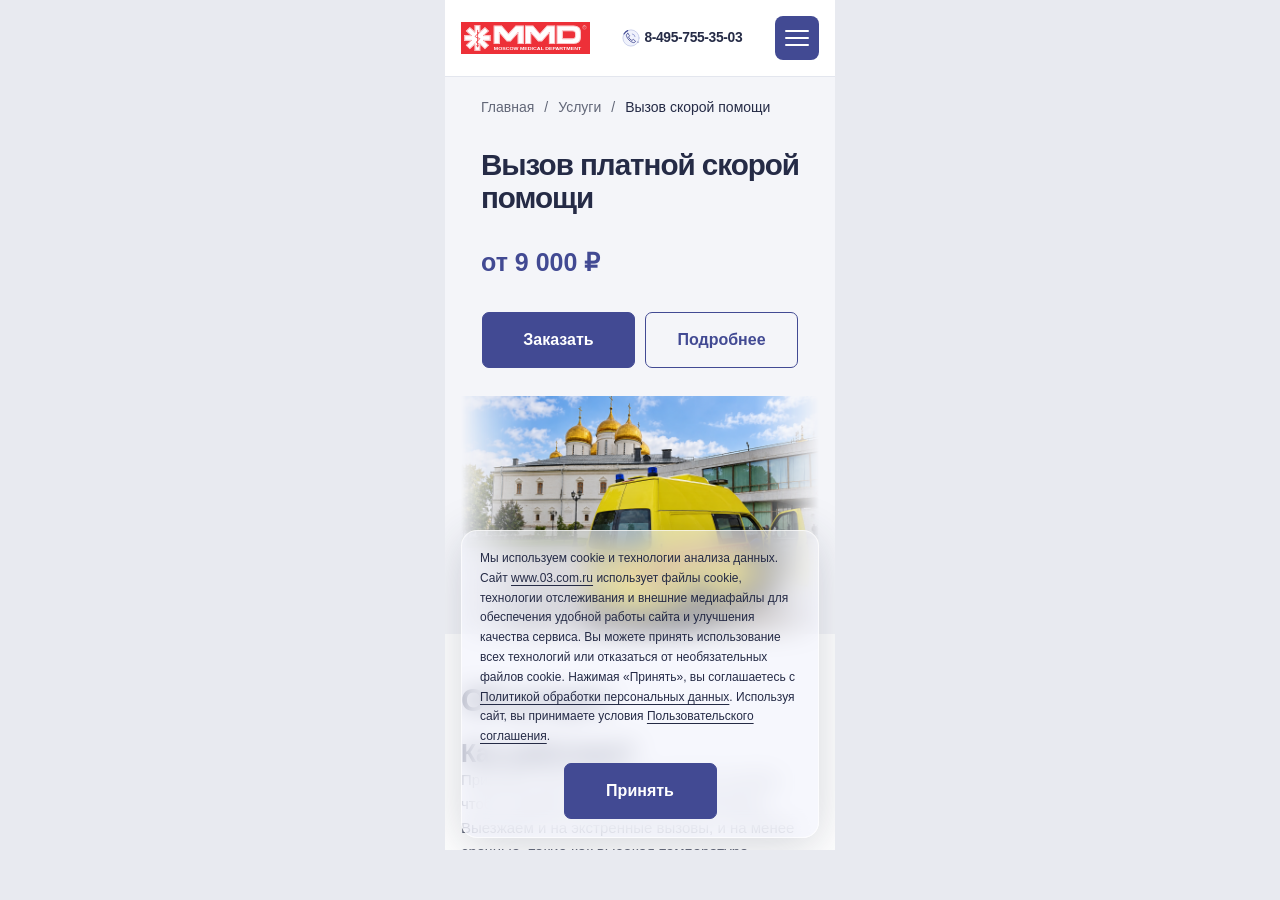
<file: service-mobile-check.html>
<!doctype html><html lang="ru"><meta charset="utf-8"><title>Услуга — мобильная проверка</title><body style="margin:0;background:#e8eaf0"><iframe title="Услуга на телефоне" src="service.html" style="display:block;width:390px;height:850px;border:0;margin:auto;background:white"></iframe></body></html>
</file>
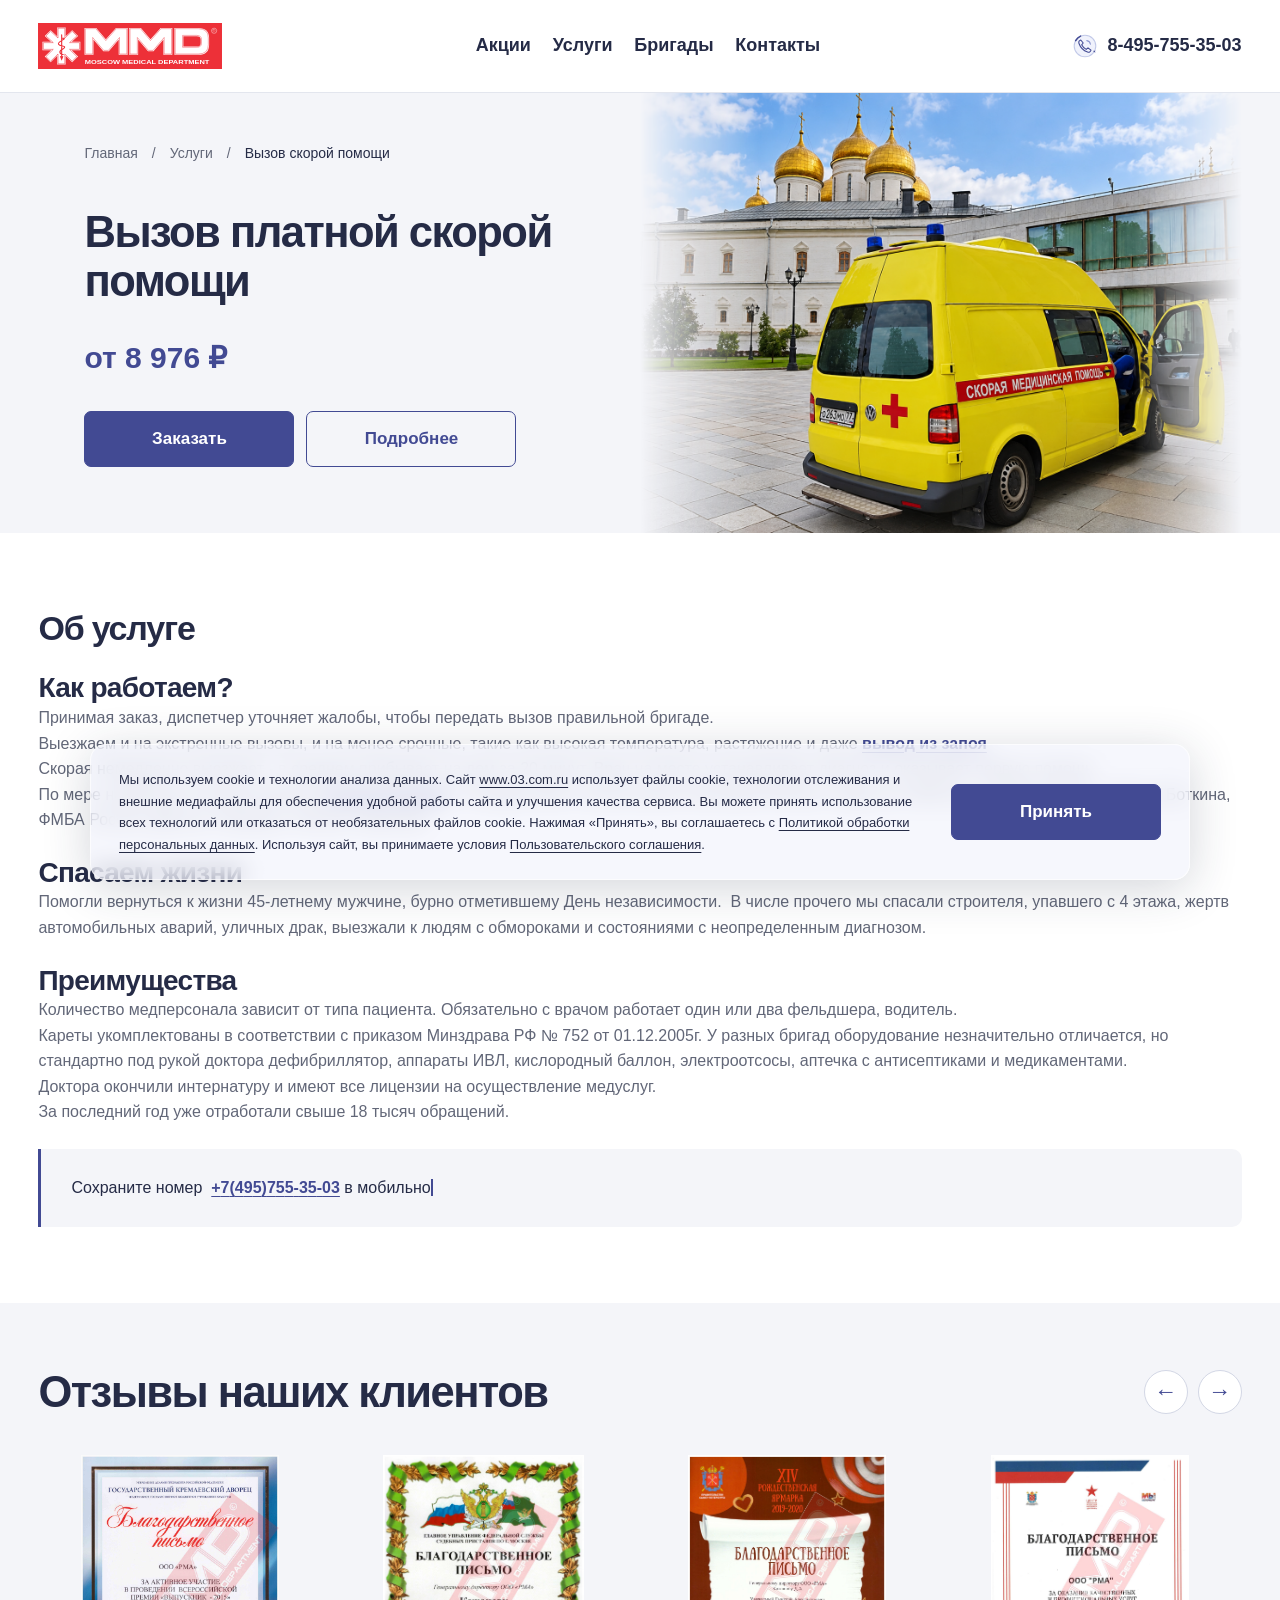
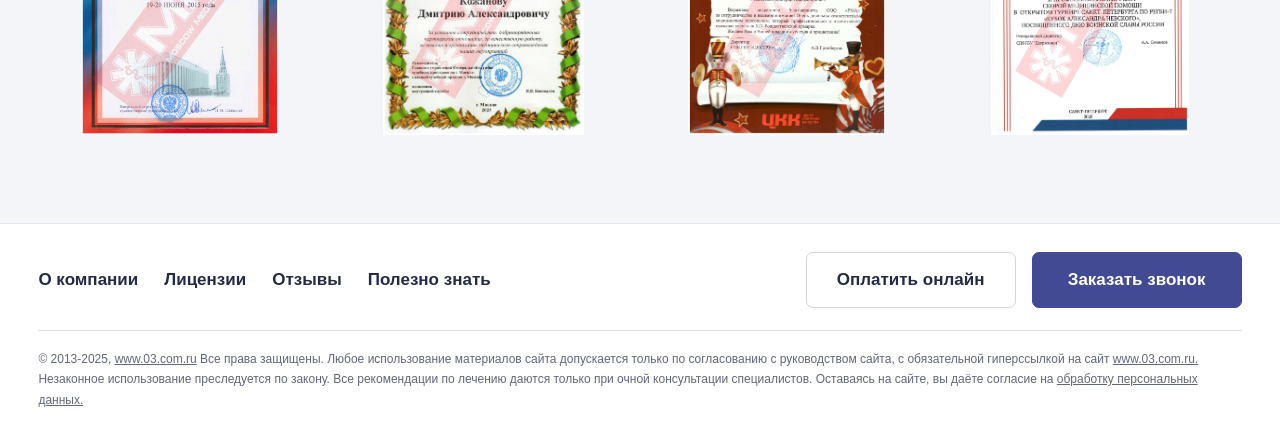
<file: service.html>
<!DOCTYPE html>
<html lang="ru">

<head>

    <meta charset="UTF-8">
    <meta name="viewport" content="width=device-width, initial-scale=1.0">
    <meta http-equiv="X-UA-Compatible" content="ie=edge">
    <title>Вызов платной скорой помощи — MMD</title>
    <meta name="description" content="Вызов платной скорой помощи на дом. Скорая и неотложная помощь детям, пенсионерам, тяжелобольным лежачим пациентам, инвалидам. Вызвать скорую помощь домой.">
    <meta name="yandex-verification" content="7d4bbf02a748f1a2" />
    <meta property="og:title" content="03.com.ru"/>
    <meta property="og:description" content="Московская скорая помощь"/>
    <meta property="og:image" content="assets/components/rma/assets/images/favicon.png"/>
    <meta property="og:image:type" content="image/png"/>
    <meta property="og:type" content="website"/>
    <meta property="og:url" content= "https://03.com.ru"/>




    <link rel="icon" type="image/png" href="https://03.com.ru/assets/components/rma/assets/images/favicon.png">



<link rel="stylesheet" href="styles.css"><link rel="stylesheet" href="service.css">
<script src="app.js" defer></script><script src="service.js" defer></script>
<link rel="stylesheet" href="responsive.css">
<link rel="stylesheet" href="button-hover.css">
<link rel="stylesheet" href="slider-effects.css">
<link rel="stylesheet" href="text-spacing.css">
<link rel="stylesheet" href="breadcrumbs.css">
<link rel="stylesheet" href="review-slider.css">
<script src="review-slider.js" defer></script>
<link rel="stylesheet" href="responsive-final.css">
</head>
<body class="service-page"><a class="skip-link" href="#main">Перейти к содержанию</a>
<header class="header">
    <div class="container header__container">
        <a href="index.html" class="header__logo">
            <img src="assets/logo.svg" alt="moscow medical department" class="logo__img">
        </a>
        <ul class="header__menu" aria-label="Основное меню">
            <li class="menu__item">
                <a href="promotions.html" class="item__link">Акции</a>
            </li>
            <li class="menu__item">
                <a href="services.html" class="item__link">Услуги</a>
            </li>
            <li class="menu__item">
                <a href="https://03.com.ru/brigadyi/" class="item__link">Бригады</a>
            </li>

            <li class="menu__item">
                <a href="contacts.html" class="item__link">Контакты</a>
            </li>
        </ul>
        <a href="tel:+74957553503" class="header__phone">
            <svg class="contact-symbol phone__icon" role="img" aria-label="телефон" xmlns="http://www.w3.org/2000/svg" width="40" height="40" viewBox="0 0 40 40" fill="none" stroke="#424a93" stroke-width="1.8" stroke-linecap="round" stroke-linejoin="round"><circle cx="20" cy="20" r="18" fill="#f0f2fc" stroke="#c2c9e8"/><circle class="contact-symbol__ring" cx="20" cy="20" r="18" fill="none" stroke="#424a93" stroke-width="2.6" pathLength="100" stroke-dasharray="100" stroke-dashoffset="90" transform="rotate(-150 20 20)"/><circle cx="35.6" cy="29" r="2" fill="#424a93" stroke="#f0f2fc" stroke-width="1.2"/><path d="m13 10 4 5-2.6 3a18 18 0 0 0 7.6 7.6l3-2.6 5 4c-1 3-3 4-5.8 3C17.6 27.7 12.3 22.4 10 15.8 9 13 10 11 13 10Z"/><path d="M23 11a7 7 0 0 1 6 6" stroke="#8c96cf"/></svg>
            8-495-755-35-03
        </a>
        <button class="header__hamburger" aria-label="Открыть меню" aria-expanded="false" aria-controls="mobile-menu">
            <img src="assets/components/rma/assets/images/new/hamburger.svg" alt="меню" class="hamburger__img">
        </button>
        <button class="header__exit-popup"> &times; </button>
    </div>
</header>
<main id="main"><section class="section service-hero" itemscope itemtype="https://schema.org/Product">
    <div class="container service-hero__container">

        <div class="service-hero__text"><ul class="breadcrumbs">
        <li class="breadcrumbs__item">
            <a href="index.html" class="item__link">Главная</a>
        </li>
        <li class="breadcrumbs__item">
            /
        </li>
        <li class="breadcrumbs__item">
            <a href="services.html" class="item__link">Услуги</a>
        </li>
        <li class="breadcrumbs__item">
            /
        </li>
        <li class="breadcrumbs__item" aria-current="page">
            Вызов скорой помощи
        </li>
    </ul>

            <h1 class="text__title" itemprop="name">Вызов платной скорой помощи</h1>
            <div class="text__block" itemprop="offers" itemscope itemtype="https://schema.org/Offer">
                <p class="text__price" itemprop="price" content="9000">
                    от 9 000 ₽
                </p>
                <meta itemprop="priceCurrency" content="RUB">
            </div>
            <div class="text__btns">
                <button class="btn btns__btn">Заказать</button>
            <a href="#about" class="btn btns__link">
                Подробнее

            </a>

            </div>
        </div>
        <img src="assets/service-hero-clear.png" alt="" class="service-hero__img">
    </div>
</section>
<section class="section service-about" id="about">
    <div class="container service-about__container" itemscope itemtype="https://schema.org/Article">

        <h2 class="service-about__title">Об услуге</h2>
        <div class="service-about__text" itemprop="description">
            <h2 dir="ltr"><span>Как работаем? </span></h2>


<p dir="ltr"><span>Принимая заказ, диспетчер уточняет жалобы, чтобы передать вызов правильной бригаде. </span></p>


<p dir="ltr"><span>Выезжаем и на экстренные вызовы, и на менее срочные, такие как высокая температура, растяжение и даже </span><strong><a href="https://03.com.ru/brigadyi/toksilogicheskaya-brigada">вывод из запоя</a></strong></p>


<p dir="ltr"><span>Скорая немедленно выезжает - в среднем прибывает на дом за 20 минут. Врач на месте устанавливает диагноз и оказывает первую помощь. </span></p>


<p dir="ltr"><span>По мере надобности осуществляется </span><span><strong><a href="https://03.com.ru/uslugi/gospitalizacziya-bolnyix">госпитализация</a></strong> </span><span>- сотрудничаем с различными клиниками Москвы, среди них НИИ им. Склифосовского, ГКБ им Боткина, ФМБА России, ДКБ им. Семашко, ГКБ им. Пирогова.</span></p>


<h2 dir="ltr"><span>Спасаем жизни</span></h2>
<p dir="ltr"><span>Помогли вернуться к жизни 45-летнему мужчине, бурно отметившему День независимости.  В числе прочего мы спасали строителя, упавшего с 4 этажа, жертв автомобильных аварий, уличных драк, выезжали к людям с обмороками и состояниями с неопределенным диагнозом.</span></p>
<h2 dir="ltr"><span>Преимущества</span></h2>


<p dir="ltr"><span>Количество медперсонала зависит от типа пациента. Обязательно с врачом работает один или два фельдшера, водитель.</span></p>


<p dir="ltr"><span>Кареты укомплектованы в соответствии с приказом Минздрава РФ № 752 от 01.12.2005г. У разных бригад оборудование незначительно отличается, но стандартно под рукой доктора дефибриллятор, аппараты ИВЛ, кислородный баллон, электроотсосы, аптечка с антисептиками и медикаментами.</span></p>


<p dir="ltr"><span>Доктора окончили интернатуру и имеют все лицензии на осуществление медуслуг. </span></p>


<p dir="ltr"><span>За последний год уже отработали свыше 18 тысяч обращений.</span></p>


<p><span id="docs-internal-guid-f54fdb03-7fff-db7b-2981-73c02d8067ea"><span>Сохраните номер  <strong><a href="tel:+74957553503">+7(495)755-35-03</a></strong> </span><span>в мобильном справочнике или оформите заявку для получения экстренной помощи.</span></span></p>
        </div>

    </div>
</section>
<section class="section document-section review-documents"><div class="container"><div class="contact-reviews-heading"><h2>Отзывы наших клиентов</h2><div class="contact-reviews-controls"><button type="button" class="contact-review-arrow contact-review-prev" aria-label="Предыдущие отзывы" aria-controls="contact-reviews">←</button><button type="button" class="contact-review-arrow contact-review-next" aria-label="Следующие отзывы" aria-controls="contact-reviews">→</button></div></div><div class="document-grid contact-reviews" id="contact-reviews"><div class="document-card"><img src="assets/components/rma/assets/images/reviews/1.jpg" alt="Платная скорая помощь отзывы" loading="lazy"></div><div class="document-card"><img src="assets/components/rma/assets/images/reviews/26.jpg" alt="Отзывы по послерейсовым осмотрам" loading="lazy"></div><div class="document-card"><img src="assets/components/rma/assets/images/reviews/27.jpg" alt="Отзывы по послерейсовым осмотрам" loading="lazy"></div><div class="document-card"><img src="assets/components/rma/assets/images/reviews/25.jpg" alt="Отзывы по послерейсовым осмотрам" loading="lazy"></div><div class="document-card"><img src="assets/components/rma/assets/images/reviews/28.jpg" alt="Отзывы по послерейсовым осмотрам" loading="lazy"></div><div class="document-card"><img src="assets/components/rma/assets/images/reviews/2.jpg" alt="Скорая помощь в москве отзывы" loading="lazy"></div><div class="document-card"><img src="assets/components/rma/assets/images/reviews/3.jpg" alt="Дежурство скорой в москве отзывы" loading="lazy"></div><div class="document-card"><img src="assets/components/rma/assets/images/reviews/4.jpg" alt="Предрейсовые осмотры отзывы" loading="lazy"></div><div class="document-card"><img src="assets/components/rma/assets/images/reviews/5.jpg" alt="Вызов врача на дом отзывы" loading="lazy"></div><div class="document-card"><img src="assets/components/rma/assets/images/reviews/6.jpg" alt="Вызов скорой на дом отзывы" loading="lazy"></div><div class="document-card"><img src="assets/components/rma/assets/images/reviews/7.jpg" alt="ЖД перевозка отзывы" loading="lazy"></div><div class="document-card"><img src="assets/components/rma/assets/images/reviews/8.jpg" alt="Перевозка больных отзывы" loading="lazy"></div><div class="document-card"><img src="assets/components/rma/assets/images/reviews/9.jpg" alt="Междугородная перевозка отзывы" loading="lazy"></div><div class="document-card"><img src="assets/components/rma/assets/images/reviews/10.jpg" alt="Международная перевозка отзывы" loading="lazy"></div><div class="document-card"><img src="assets/components/rma/assets/images/reviews/11.jpg" alt="Медицинские услуги отзывы" loading="lazy"></div><div class="document-card"><img src="assets/components/rma/assets/images/reviews/12.jpg" alt="Медицинская организация отзывы" loading="lazy"></div><div class="document-card"><img src="assets/components/rma/assets/images/reviews/13.jpg" alt="Медицинское сопровождение мероприятий отзывы" loading="lazy"></div><div class="document-card"><img src="assets/components/rma/assets/images/reviews/14.jpg" alt="Скорая помощь на похоронах отзывы" loading="lazy"></div><div class="document-card"><img src="assets/components/rma/assets/images/reviews/15.jpg" alt="Отзывы по предрейсовым осмотрам" loading="lazy"></div><div class="document-card"><img src="assets/components/rma/assets/images/reviews/16.jpg" alt="Отзывы по послерейсовым осмотрам" loading="lazy"></div><div class="document-card"><img src="assets/components/rma/assets/images/reviews/17.jpg" alt="Отзывы по послерейсовым осмотрам" loading="lazy"></div><div class="document-card"><img src="assets/components/rma/assets/images/reviews/18.jpg" alt="Отзывы по послерейсовым осмотрам" loading="lazy"></div><div class="document-card"><img src="assets/components/rma/assets/images/reviews/19.jpg" alt="Отзывы по послерейсовым осмотрам" loading="lazy"></div><div class="document-card"><img src="assets/components/rma/assets/images/reviews/20.jpg" alt="Отзывы по послерейсовым осмотрам" loading="lazy"></div><div class="document-card"><img src="assets/components/rma/assets/images/reviews/21.jpg" alt="Отзывы по послерейсовым осмотрам" loading="lazy"></div><div class="document-card"><img src="assets/components/rma/assets/images/reviews/22.jpg" alt="Отзывы по послерейсовым осмотрам" loading="lazy"></div><div class="document-card"><img src="assets/components/rma/assets/images/reviews/23.jpg" alt="Отзывы по послерейсовым осмотрам" loading="lazy"></div><div class="document-card"><img src="assets/components/rma/assets/images/reviews/24.jpg" alt="Отзывы по послерейсовым осмотрам" loading="lazy"></div></div></div></section>

</main><div class="bg" hidden></div>




<div class="popup" id="callback-popup" role="dialog" aria-modal="true" aria-label="Обратный звонок" hidden>

    <button type="button" class="popup__exit" aria-label="Закрыть окно">
        <img src="assets/components/rma/assets/images/new/popup/exit.svg"
             alt="Закрыть окно"
             class="exit__img">
    </button>

    <h2 class="popup__title">Обратный звонок</h2>

    <form class="popup__form" id="callback-form">

        <input type="hidden" name="popup-submit" value="1">

        <input type="text"
               name="nospam"
               value=""
               style="display:none"
               tabindex="-1"
               autocomplete="off">

        <div class="form__row">
            <img src="assets/components/rma/assets/images/new/popup/name.svg"
                 alt="имя"
                 class="form__icon">

            <input type="text"
                   class="row__inp"
                   name="name"
                   value=""
                   aria-label="Имя" placeholder="Имя"
                   required>
        </div>

        <div class="form__row">
            <img src="assets/components/rma/assets/images/new/popup/phone.svg"
                 alt="телефон"
                 class="form__icon">

            <input type="tel"
                   class="row__inp"
                   name="phone"
                   value=""
                   aria-label="Телефон" placeholder="Телефон"
                   id="form-buy-phone"
                   required>
        </div>

        <div class="form__row">
            <img src="assets/components/rma/assets/images/new/popup/email.svg"
                 alt="email"
                 class="form__icon">

            <input type="email"
                   class="row__inp"
                   name="email"
                   value=""
                   aria-label="E-mail" placeholder="E-mail"
                   id="popup-email"
                   required>
        </div>

        <div class="popup__message" id="callback-error"
             role="alert" style="display:none;"></div>

        <label class="form__text consent"><input type="checkbox" name="personal-data-consent" value="1" required><span>Я даю согласие на <a href="https://03.com.ru/assets/components/rma/assets/docs/soglasie-na-obrabotku-personalnih-dannih.pdf" target="_blank" rel="noopener noreferrer" class="text__link">обработку моих персональных данных</a></span></label>

        <button type="submit" class="btn form__btn" id="callback-submit">
            Отправить
        </button>

    </form>
</div>


<div class="popup popup--thanks" id="callback-success" hidden>

    <button type="button" class="popup__exit" aria-label="Закрыть окно">
        <img src="assets/components/rma/assets/images/new/popup/exit.svg"
             alt="Закрыть окно"
             class="exit__img">
    </button>

    <h2 class="popup__title">Спасибо за заявку!</h2>

    <div class="popup--thanks__content">
        <p>Ваша заявка успешно отправлена.</p>
        <p>Мы скоро с вами свяжемся!</p>

        <button type="button" class="btn form__btn popup--thanks__btn">
            Закрыть
        </button>
    </div>

</div>
<nav class="popup-menu" id="mobile-menu" aria-label="Мобильное меню" hidden>
    <ul class="popup-menu__menu">
        <li class="menu__item">
            <a href="promotions.html" class="item__link">Акции</a>
        </li>
        <li class="menu__item">
            <a href="services.html" class="item__link">Услуги</a>
        </li>
        <li class="menu__item">
            <a href="https://03.com.ru/brigadyi/" class="item__link">Бригады</a>
        </li>

        <li class="menu__item">
            <a href="contacts.html" class="item__link">Контакты</a>
        </li>
    <li class="menu__item"><a class="item__link mobile-menu-mail" href="mailto:mmd03@bk.ru"><svg class="contact-symbol mobile-mail-icon" aria-hidden="true" xmlns="http://www.w3.org/2000/svg" width="40" height="40" viewBox="0 0 40 40" fill="none" stroke="#424a93" stroke-width="1.8" stroke-linecap="round" stroke-linejoin="round"><circle cx="20" cy="20" r="18" fill="#f0f2fc" stroke="#c2c9e8"/><circle class="contact-symbol__ring" cx="20" cy="20" r="18" fill="none" stroke="#424a93" stroke-width="2.6" pathLength="100" stroke-dasharray="100" stroke-dashoffset="90" transform="rotate(-150 20 20)"/><circle cx="35.6" cy="29" r="2" fill="#424a93" stroke="#f0f2fc" stroke-width="1.2"/><rect x="9" y="12" width="22" height="17" rx="3"/><path d="m10 14 8.2 6.3a3 3 0 0 0 3.6 0L30 14M10 27l6-5M30 27l-6-5"/></svg>mmd03@bk.ru</a></li>
</ul>
</nav>
        <footer class="footer">
            <div class="container footer__container">
                <ul class="footer__menu">
                    <li class="menu__item">
                        <a href="about.html" class="item__link">
                            <img src="assets/components/rma/assets/images/footerIcons/about.svg" alt="О компании" class="link__icon">
                            О компании
                        </a>
                    </li>
                    <li class="menu__item">
                        <a href="licenses.html" class="item__link">
                            <img src="assets/components/rma/assets/images/footerIcons/license.svg" alt="Лицензии" class="link__icon">
                            Лицензии
                        </a>
                    </li>
                    <li class="menu__item">
                        <a href="https://03.com.ru/otzyivyi" class="item__link">
                            <img src="assets/components/rma/assets/images/footerIcons/reviews.svg" alt="Отзывы" class="link__icon">
                            Отзывы
                        </a>
                    </li>
                    <li class="menu__item">
                        <a href="useful.html" class="item__link">
                            <img src="assets/components/rma/assets/images/footerIcons/faq.svg" alt="Полезно знать" class="link__icon">
                            Полезно знать
                        </a>
                    </li>


                </ul>
                <a href="payment.html" class="btn footer__btn">Оплатить онлайн</a>
                <button class="btn footer__btn">Заказать звонок</button>
                <div class="footer__bottom">
                    <p class="footer__copy">© 2013-2025, <a href="index.html" class="copy__link">www.03.com.ru</a> Все права защищены. Любое использование
                        материалов сайта допускается только по согласованию с руководством сайта, с обязательной
                        гиперссылкой на сайт <a href="index.html" class="copy__link">www.03.com.ru.</a>
                        <br>Незаконное использование преследуется по закону. Все рекомендации по лечению даются только при
                        очной консультации специалистов. Оставаясь на сайте, вы даёте согласие на <a href="https://03.com.ru/assets/components/rma/assets/docs/soglasie-na-obrabotku-personalnih-dannih.pdf" target="_blank" class="copy__link">обработку
                        персональных данных.</a></p>
                </div>
            </div>
        </footer>




</body>

</html>
</file>
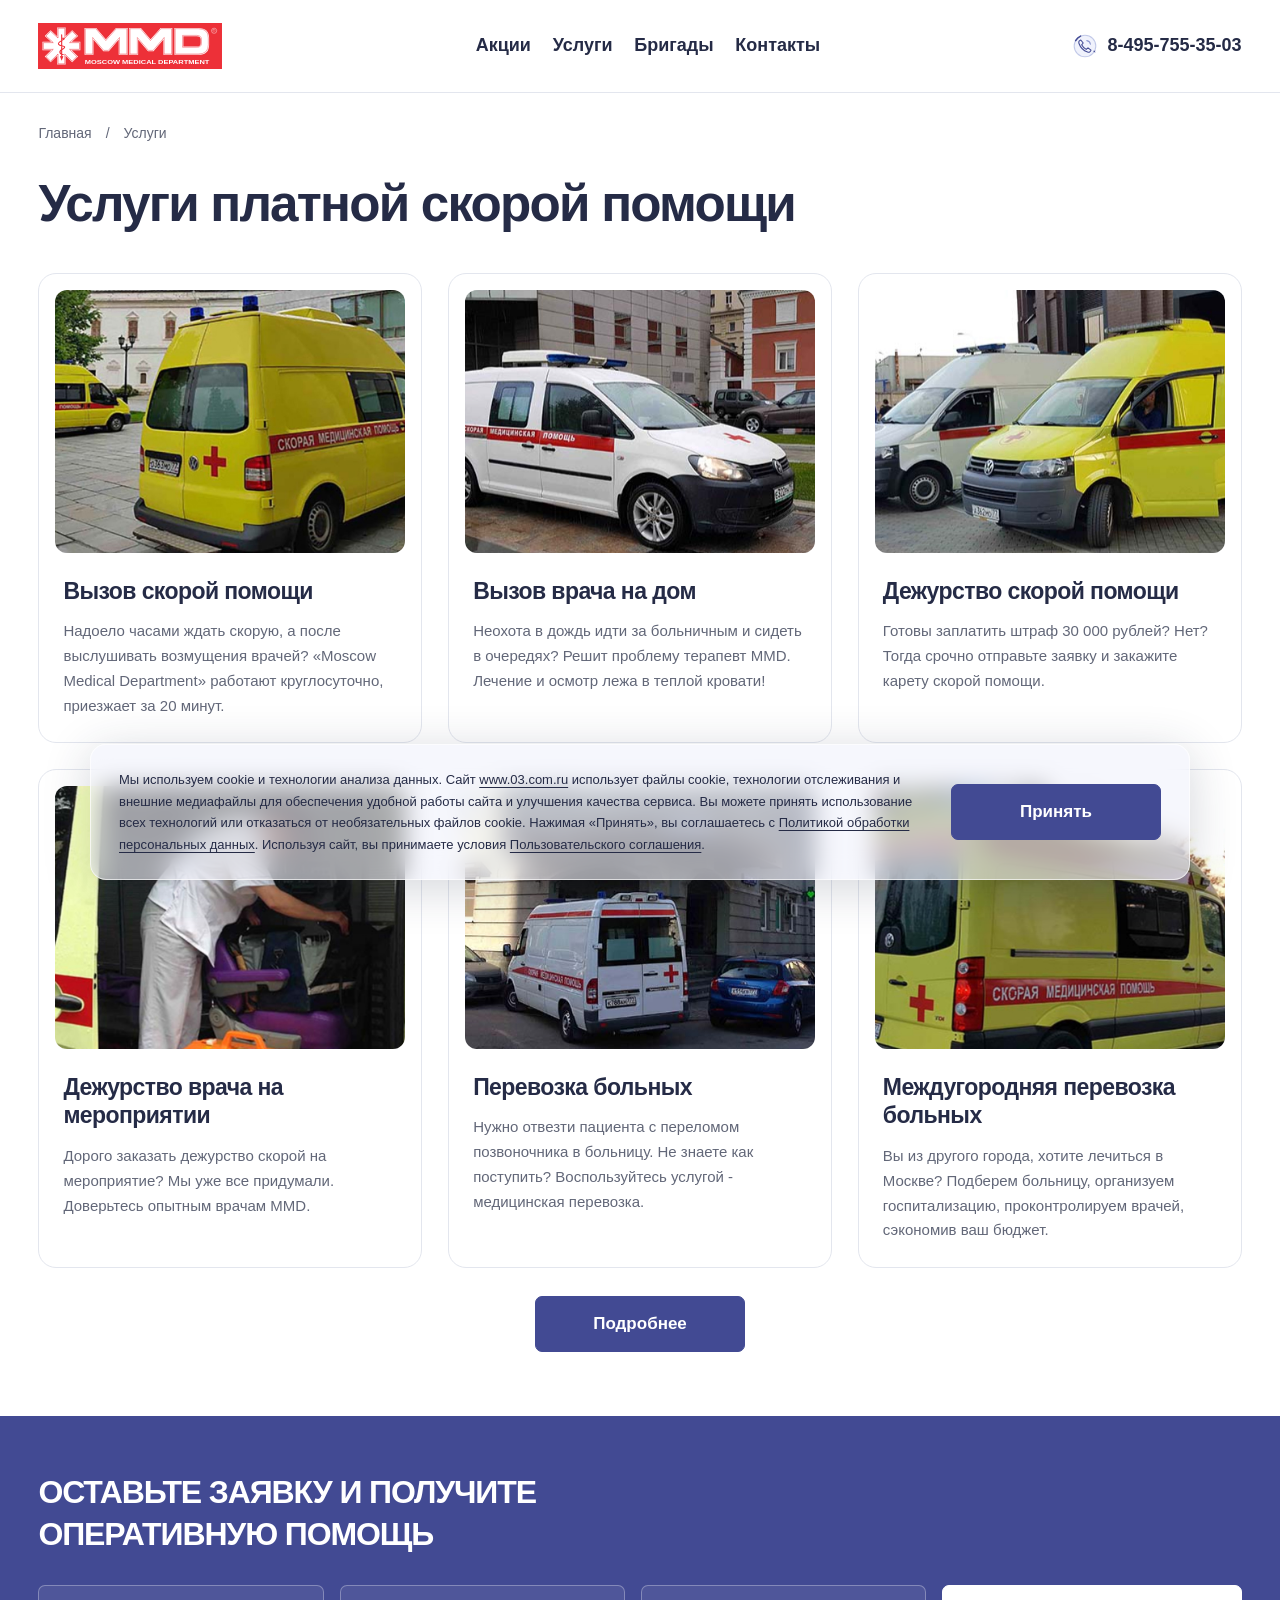
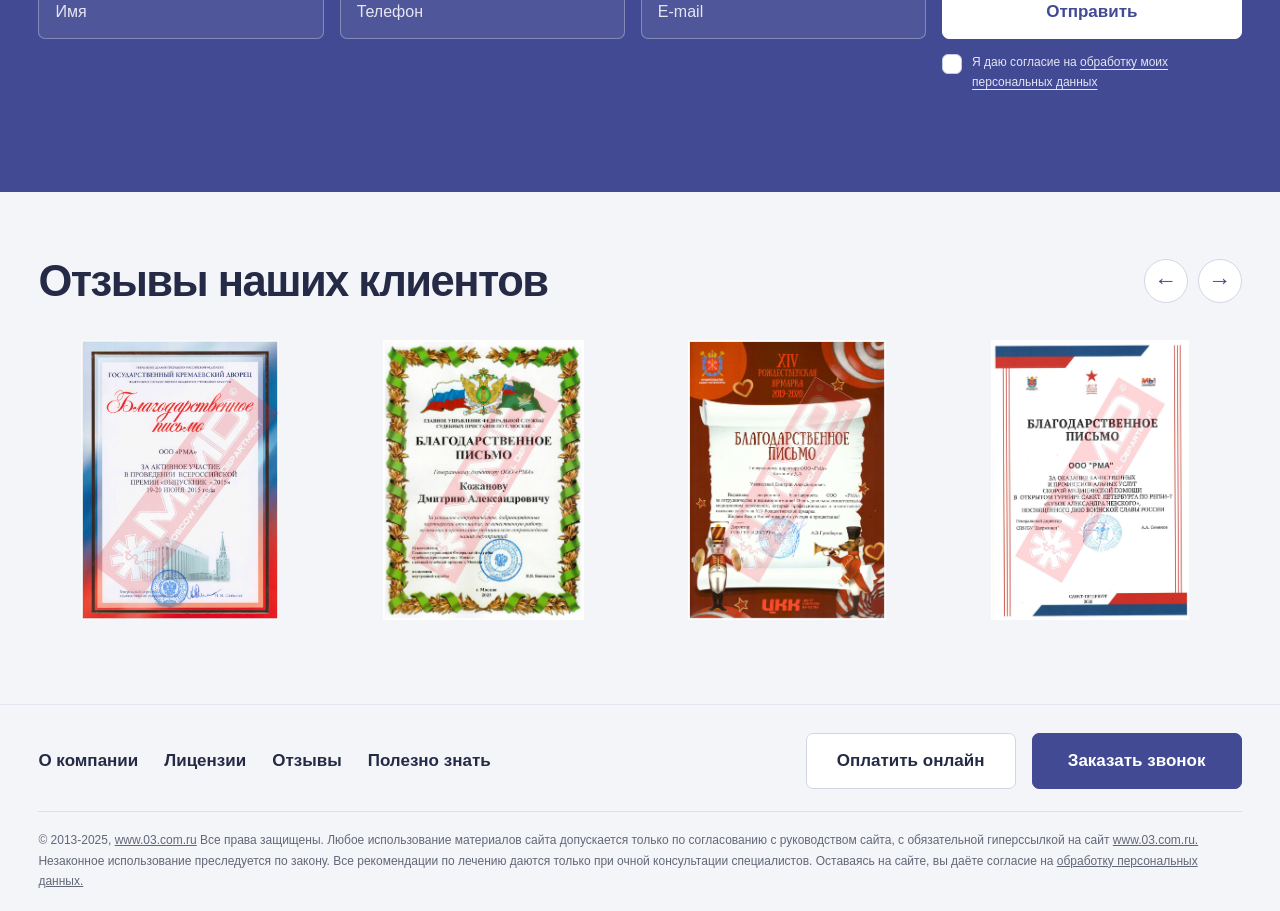
<file: services.html>
<!DOCTYPE html>
<html lang="ru">

<head>

    <meta charset="UTF-8">
    <meta name="viewport" content="width=device-width, initial-scale=1.0">
    <meta http-equiv="X-UA-Compatible" content="ie=edge">
    <title>Услуги платной скорой помощи — MMD</title>
    <meta name="description" content="Услуги платной скорой помощи. Moscow Medical Department — медицинская помощь в Москве.">
    <meta name="yandex-verification" content="7d4bbf02a748f1a2" />
    <meta property="og:title" content="03.com.ru"/>
    <meta property="og:description" content="Московская скорая помощь"/>
    <meta property="og:image" content="assets/components/rma/assets/images/favicon.png"/>
    <meta property="og:image:type" content="image/png"/>
    <meta property="og:type" content="website"/>
    <meta property="og:url" content= "https://03.com.ru"/>




    <link rel="icon" type="image/png" href="https://03.com.ru/assets/components/rma/assets/images/favicon.png">



<link rel="stylesheet" href="styles.css">

<script src="app.js" defer></script>
<script src="pages.js" defer></script>
<link rel="stylesheet" href="responsive.css">
<link rel="stylesheet" href="pages.css">
<link rel="stylesheet" href="button-hover.css">
<link rel="stylesheet" href="slider-effects.css">
<link rel="stylesheet" href="text-spacing.css">
<link rel="stylesheet" href="breadcrumbs.css">
<link rel="stylesheet" href="responsive-final.css">
</head>
<body class="inner-page page-services"><a class="skip-link" href="#main">Перейти к содержанию</a>
<header class="header">
    <div class="container header__container">
        <a href="index.html" class="header__logo">
            <img src="assets/logo.svg" alt="moscow medical department" class="logo__img">
        </a>
        <ul class="header__menu" aria-label="Основное меню">
            <li class="menu__item">
                <a href="promotions.html" class="item__link">Акции</a>
            </li>
            <li class="menu__item">
                <a href="services.html" class="item__link">Услуги</a>
            </li>
            <li class="menu__item">
                <a href="https://03.com.ru/brigadyi/" class="item__link">Бригады</a>
            </li>

            <li class="menu__item">
                <a href="contacts.html" class="item__link">Контакты</a>
            </li>
        </ul>
        <a href="tel:+74957553503" class="header__phone">
            <svg class="contact-symbol phone__icon" role="img" aria-label="телефон" xmlns="http://www.w3.org/2000/svg" width="40" height="40" viewBox="0 0 40 40" fill="none" stroke="#424a93" stroke-width="1.8" stroke-linecap="round" stroke-linejoin="round"><circle cx="20" cy="20" r="18" fill="#f0f2fc" stroke="#c2c9e8"/><circle class="contact-symbol__ring" cx="20" cy="20" r="18" fill="none" stroke="#424a93" stroke-width="2.6" pathLength="100" stroke-dasharray="100" stroke-dashoffset="90" transform="rotate(-150 20 20)"/><circle cx="35.6" cy="29" r="2" fill="#424a93" stroke="#f0f2fc" stroke-width="1.2"/><path d="m13 10 4 5-2.6 3a18 18 0 0 0 7.6 7.6l3-2.6 5 4c-1 3-3 4-5.8 3C17.6 27.7 12.3 22.4 10 15.8 9 13 10 11 13 10Z"/><path d="M23 11a7 7 0 0 1 6 6" stroke="#8c96cf"/></svg>
            8-495-755-35-03
        </a>
        <button class="header__hamburger" aria-label="Открыть меню" aria-expanded="false" aria-controls="mobile-menu">
            <img src="assets/components/rma/assets/images/new/hamburger.svg" alt="меню" class="hamburger__img">
        </button>
        <button class="header__exit-popup"> &times; </button>
    </div>
</header>
<main id="main">
<section class="section services">
    <div class="container services__container" itemscope itemtype="http://schema.org/ItemList">
        <ul class="breadcrumbs">
            <li class="breadcrumbs__item">
                <a href="index.html" class="item__link">Главная</a>
            </li>
            <li class="breadcrumbs__item">
                /
            </li>
            <li class="breadcrumbs__item" aria-current="page">
                Услуги
            </li>
        </ul>
        <h1 class="title services__title">Услуги платной скорой помощи</h1>
        <ul class="services__list">
            <li class="list__item" itemprop="itemListElement">
                <a href="service.html" class="item__link">
                    <div class="item__img">
                        <img src="assets/services-originals/visov-scoroi-pomoshi.jpg" width="720" height="331" loading="lazy" decoding="async" alt="Вызов скорой помощи" class="img__img" itemprop="image">
                    </div>
                    <div class="item__content">
                        <h2 class="content__title" itemprop="name">Вызов скорой помощи</h2>
                        <p class="content__text" itemprop="description">
                            Надоело часами ждать скорую, а после выслушивать возмущения врачей? «Moscow Medical Department» работают круглосуточно, приезжает за 20 минут. 
                        </p>
                    </div>
                </a>
            </li>
            <li class="list__item" itemprop="itemListElement">
                <a href="https://03.com.ru/uslugi/vyizov-vracha-na-dom" class="item__link">
                    <div class="item__img">
                        <img src="assets/services-originals/visov-vracha-na-dom.jpg" width="720" height="331" loading="lazy" decoding="async" alt="Вызов врача на дом" class="img__img" itemprop="image">
                    </div>
                    <div class="item__content">
                        <h2 class="content__title" itemprop="name">Вызов врача на дом</h2>
                        <p class="content__text" itemprop="description">
                            Неохота в дождь идти за больничным и сидеть в очередях? Решит проблему терапевт MMD. Лечение и осмотр лежа в теплой кровати! 
                        </p>
                    </div>
                </a>
            </li>
            <li class="list__item" itemprop="itemListElement">
                <a href="https://03.com.ru/uslugi/dezhurstvo-skoroj-pomoshhi" class="item__link">
                    <div class="item__img">
                        <img src="assets/services-originals/dejurstvo-skoroi-pomoshi.jpg" width="720" height="331" loading="lazy" decoding="async" alt="Дежурство скорой помощи" class="img__img" itemprop="image">
                    </div>
                    <div class="item__content">
                        <h2 class="content__title" itemprop="name">Дежурство скорой помощи</h2>
                        <p class="content__text" itemprop="description">
                            Готовы заплатить штраф 30 000 рублей? Нет? Тогда срочно отправьте заявку и закажите карету скорой помощи. 
                        </p>
                    </div>
                </a>
            </li>
            <li class="list__item" itemprop="itemListElement">
                <a href="https://03.com.ru/uslugi/dezhurstvo-vracha-na-meropriyatii" class="item__link">
                    <div class="item__img">
                        <img src="assets/services-originals/dejurstvo-vracha.jpg" width="720" height="331" loading="lazy" decoding="async" alt="Дежурство врача на мероприятии" class="img__img" itemprop="image">
                    </div>
                    <div class="item__content">
                        <h2 class="content__title" itemprop="name">Дежурство врача на мероприятии</h2>
                        <p class="content__text" itemprop="description">
                            Дорого заказать дежурство скорой на мероприятие? Мы уже все придумали. Доверьтесь опытным врачам MMD. 
                        </p>
                    </div>
                </a>
            </li>
            <li class="list__item" itemprop="itemListElement">
                <a href="https://03.com.ru/uslugi/perevozka-bolnyix" class="item__link">
                    <div class="item__img">
                        <img src="assets/services-originals/perevozka-bolnih.jpg" width="720" height="331" loading="lazy" decoding="async" alt="Перевозка больных" class="img__img" itemprop="image">
                    </div>
                    <div class="item__content">
                        <h2 class="content__title" itemprop="name">Перевозка больных</h2>
                        <p class="content__text" itemprop="description">
                            Нужно отвезти пациента с переломом позвоночника в больницу. Не знаете как поступить? Воспользуйтесь услугой - медицинская перевозка.
                        </p>
                    </div>
                </a>    
            </li>
            <li class="list__item" itemprop="itemListElement">
                <a href="https://03.com.ru/uslugi/mezhdugorodnyaya-perevozka-bolnyix" class="item__link">
                    <div class="item__img">
                        <img src="assets/services-originals/mejdugorodnya-perevoska-bolnih.jpg" width="720" height="331" loading="lazy" decoding="async" alt="Междугородняя перевозка больных" class="img__img" itemprop="image">
                    </div>
                    <div class="item__content">
                        <h2 class="content__title" itemprop="name">Междугородняя перевозка больных</h2>
                        <p class="content__text" itemprop="description">
                            Вы из другого города, хотите лечиться в Москве? Подберем больницу, организуем госпитализацию, проконтролируем врачей, сэкономив ваш бюджет.
                        </p>
                    </div>
                </a>    
            </li>
            <li class="list__item list__item--hide" itemprop="itemListElement">
                <a href="https://03.com.ru/uslugi/mezhdunarodnaya-perevozka-bolnyix" class="item__link">
                    <div class="item__img">
                        <img src="assets/services-originals/mejdunarodnaya-perevozka.jpg" width="720" height="331" loading="lazy" decoding="async" alt="Международная перевозка больных" class="img__img" itemprop="image">
                    </div>
                    <div class="item__content">
                        <h2 class="content__title" itemprop="name">Международная перевозка больных</h2>
                        <p class="content__text" itemprop="description">
                            Что выбрать - автомобиль, поезд или самолет? Изучим историю болезни, проконсультируемся с экспертами и организуем безопасную медицинскую перевозку! 
                        </p>
                    </div>
                </a>    
            </li>
            <li class="list__item list__item--hide" itemprop="itemListElement">
                <a href="https://03.com.ru/uslugi/perevozka-bolnyix-poezdom" class="item__link">
                    <div class="item__img">
                        <img src="assets/services-originals/perevozka-poezdom.jpg" width="720" height="331" loading="lazy" decoding="async" alt="Перевозка больных поездом" class="img__img" itemprop="image">
                    </div>
                    <div class="item__content">
                        <h2 class="content__title" itemprop="name">Перевозка больных поездом</h2>
                        <p class="content__text" itemprop="description">
                            Запланировано лечение за границей, но ограничен бюджет на перевозку больного? Закажите сопровождение в поезде безопасно и недорого!
                        </p>
                    </div>
                </a>    
            </li>
            <li class="list__item list__item--hide" itemprop="itemListElement">
                <a href="https://03.com.ru/uslugi/aviaperevozka-bolnyix" class="item__link">
                    <div class="item__img">
                        <img src="assets/services-originals/aviaperevozka-bolnih.jpg" width="720" height="331" loading="lazy" decoding="async" alt="Авиаперевозка больных" class="img__img" itemprop="image">
                    </div>
                    <div class="item__content">
                        <h2 class="content__title" itemprop="name">Авиаперевозка больных</h2>
                        <p class="content__text" itemprop="description">
                            Произошло ЧП? Нужна срочная операция для спасения жизни? Организуем воздушную скорую помощь!
                        </p>
                    </div>
                </a>    
            </li>
            <li class="list__item list__item--hide" itemprop="itemListElement">
                <a href="https://03.com.ru/uslugi/predrejsovyij-osmotr-voditelej" class="item__link">
                    <div class="item__img">
                        <img src="assets/services-originals/poslereisovi-osmotr.jpg" width="720" height="331" loading="lazy" decoding="async" alt="Предрейсовый осмотр водителей" class="img__img" itemprop="image">
                    </div>
                    <div class="item__content">
                        <h2 class="content__title" itemprop="name">Предрейсовый осмотр водителей</h2>
                        <p class="content__text" itemprop="description">
                            Попали под рейды ГИБДД? Снова заплатили штраф? Станьте нашим клиентом и забудьте про эти проблемы! 
                        </p>
                    </div>
                </a>    
            </li>
            <li class="list__item list__item--hide" itemprop="itemListElement">
                <a href="https://03.com.ru/uslugi/poslerejsovyij-osmotr-voditelej" class="item__link">
                    <div class="item__img">
                        <img src="assets/services-originals/predreisovi-osmotr.jpg" width="720" height="331" loading="lazy" decoding="async" alt="Послерейсовый осмотр водителей" class="img__img" itemprop="image">
                    </div>
                    <div class="item__content">
                        <h2 class="content__title" itemprop="name">Послерейсовый осмотр водителей</h2>
                        <p class="content__text" itemprop="description">
                            Перевозите людей или опасные грузы? Надоели проверки МАДИ? Заключите договор на послерейсовый осмотр водителей.
                        </p>
                    </div>
                </a>    
            </li>
            <li class="list__item list__item--hide" itemprop="itemListElement">
                <a href="https://03.com.ru/uslugi/gospitalizacziya-bolnyix" class="item__link">
                    <div class="item__img">
                        <img src="assets/services-originals/gospitalizaciya.jpg" width="720" height="331" loading="lazy" decoding="async" alt="Госпитализация больных" class="img__img" itemprop="image">
                    </div>
                    <div class="item__content">
                        <h2 class="content__title" itemprop="name">Госпитализация больных</h2>
                        <p class="content__text" itemprop="description">
                            Как выбрать клинику в Москве и не переплатить? Как отследить, чтобы врачи не назначили лишние процедуры? MMD проконтролирует, обеспечит полноценное лечение.
                        </p>
                    </div>
                </a>    
            </li>
            <li class="list__item list__item--hide" itemprop="itemListElement">
                <a href="https://03.com.ru/uslugi/perevozka-bolnyix-kovid" class="item__link">
                    <div class="item__img">
                        <img src="assets/services-originals/perevozka-bolnih-covid.jpg" width="720" height="331" loading="lazy" decoding="async" alt="Вакцинация от коронавируса" class="img__img" itemprop="image">
                    </div>
                    <div class="item__content">
                        <h2 class="content__title" itemprop="name">Перевозка больных ковид</h2>
                        <p class="content__text" itemprop="description">
                            Нужна перевозка ковид пациента на КТ, домой, больницу? Инфекционные бригады для коронавирусных больных!
                        </p>
                    </div>
                </a>    
            </li>
            <li class="list__item list__item--hide" itemprop="itemListElement">
                <a href="https://03.com.ru/uslugi/aviaperevozka-bolnyix-kovid" class="item__link">
                    <div class="item__img">
                        <img src="assets/services-originals/aviaperevozka-bolnih-covid.jpg" width="720" height="331" loading="lazy" decoding="async" alt="Вакцинация от коронавируса" class="img__img" itemprop="image">
                    </div>
                    <div class="item__content">
                        <h2 class="content__title" itemprop="name">Авиаперевозка больных ковид</h2>
                        <p class="content__text" itemprop="description">
                            Предоставим медицинский самолет для перевозки коронавирусных больных с полным комплексом кислородной и респираторной поддержки!
                        </p>
                    </div>
                </a>    
            </li>
            <li class="list__item list__item--hide" itemprop="itemListElement">
                <a href="https://03.com.ru/uslugi/gospitalizacziya-bolnyix-kovid-v-moskve-besplatno" class="item__link">
                    <div class="item__img">
                        <img src="assets/services-originals/gosptitalizaciya-bolnih-covid.jpg" width="720" height="331" loading="lazy" decoding="async" alt="Вакцинация от коронавируса" class="img__img" itemprop="image">
                    </div>
                    <div class="item__content">
                        <h2 class="content__title" itemprop="name">Госпитализация больных ковид</h2>
                        <p class="content__text" itemprop="description">
                            Заболели коронавирусом? В бюджетных стационарах нет мест, на платное лечение не хватает средств? Организуем лечение по ОМС бесплатно!
                        </p>
                    </div>
                </a>    
            </li>
            <li class="list__item list__item--hide" itemprop="itemListElement">
                <a href="https://03.com.ru/uslugi/platnyij-test-na-koronavirus-v-moskve-czena" class="item__link">
                    <div class="item__img">
                        <img src="assets/services-originals/koronavirus.jpg" width="720" height="331" loading="lazy" decoding="async" alt="Тест на коронавирус" class="img__img" itemprop="image">
                    </div>
                    <div class="item__content">
                        <h2 class="content__title" itemprop="name">Тест на коронавирус</h2>
                        <p class="content__text" itemprop="description">
                            Сдать экспресс - тест на коронавирус дома в Москве и Московской области. Пройти платный тест дома по доступной цене. Результат через 2 дня.
                        </p>
                    </div>
                </a>    
            </li>
            <li class="list__item list__item--hide" itemprop="itemListElement">
                <a href="https://03.com.ru/uslugi/termometriya-sotrudnikov" class="item__link">
                    <div class="item__img">
                        <img src="assets/services-originals/termometriya-sotrudnikov.jpg" width="720" height="331" loading="lazy" decoding="async" alt="Термометрия сотрудников" class="img__img" itemprop="image">
                    </div>
                    <div class="item__content">
                        <h2 class="content__title" itemprop="name">Термометрия сотрудников</h2>
                        <p class="content__text" itemprop="description">
                            Заказать ежедневную термометрию сотрудников. Выезд врача в офис, на предприятие с бесконтактным градусником.
                        </p>
                    </div>
                </a>    
            </li>
            <li class="list__item list__item--hide" itemprop="itemListElement">
                <a href="https://03.com.ru/uslugi/vakczinacziya-ot-koronavirusa" class="item__link">
                    <div class="item__img">
                        <img src="assets/services-originals/vakcinaciya-ot-koronavirusa.jpg" width="720" height="331" loading="lazy" decoding="async" alt="Вакцинация от коронавируса" class="img__img" itemprop="image">
                    </div>
                    <div class="item__content">
                        <h2 class="content__title" itemprop="name">Вакцинация от коронавируса</h2>
                        <p class="content__text" itemprop="description">
                            Вакцинация от коронавирусной инфекции. Заказать выезд врача, сделать прививку от covid-19 сотрудникам.
                        </p>

                    </div>
                </a>    
            </li>
        </ul>
        <div class="catalog-more-actions"><button class="btn services__btn">Подробнее</button></div>
    </div>
</section>






<section class="section callback" id="request">
    <div class="container callback__container">

        <h2 class="callback__title">
            ОСТАВЬТЕ ЗАЯВКУ И ПОЛУЧИТЕ ОПЕРАТИВНУЮ ПОМОЩЬ
        </h2>

        <form class="callback__form">

            <input type="text" name="nospam" value="" tabindex="-1" autocomplete="off" hidden>

            <div class="form__block">
                <input type="text" class="form__inp" name="name"
                       value="" aria-label="Имя" placeholder="Имя" required>
                <img src="assets/components/rma/assets/images/new/form/name.svg"
                     alt="имя" class="form__img">
            </div>

            <div class="form__block">
                <input type="tel" class="form__inp" name="phone"
                       value="" aria-label="Телефон" placeholder="Телефон" required>
                <svg class="contact-symbol form__img" role="img" aria-label="телефон" xmlns="http://www.w3.org/2000/svg" width="40" height="40" viewBox="0 0 40 40" fill="none" stroke="#424a93" stroke-width="1.8" stroke-linecap="round" stroke-linejoin="round"><circle cx="20" cy="20" r="18" fill="#f0f2fc" stroke="#c2c9e8"/><circle class="contact-symbol__ring" cx="20" cy="20" r="18" fill="none" stroke="#424a93" stroke-width="2.6" pathLength="100" stroke-dasharray="100" stroke-dashoffset="90" transform="rotate(-150 20 20)"/><circle cx="35.6" cy="29" r="2" fill="#424a93" stroke="#f0f2fc" stroke-width="1.2"/><path d="m13 10 4 5-2.6 3a18 18 0 0 0 7.6 7.6l3-2.6 5 4c-1 3-3 4-5.8 3C17.6 27.7 12.3 22.4 10 15.8 9 13 10 11 13 10Z"/><path d="M23 11a7 7 0 0 1 6 6" stroke="#8c96cf"/></svg>
            </div>

            <div class="form__block">
                <input type="email" class="form__inp" name="email"
                       value="" aria-label="E-mail" placeholder="E-mail" required>
                <svg class="contact-symbol form__img" role="img" aria-label="e-mail" xmlns="http://www.w3.org/2000/svg" width="40" height="40" viewBox="0 0 40 40" fill="none" stroke="#424a93" stroke-width="1.8" stroke-linecap="round" stroke-linejoin="round"><circle cx="20" cy="20" r="18" fill="#f0f2fc" stroke="#c2c9e8"/><circle class="contact-symbol__ring" cx="20" cy="20" r="18" fill="none" stroke="#424a93" stroke-width="2.6" pathLength="100" stroke-dasharray="100" stroke-dashoffset="90" transform="rotate(-150 20 20)"/><circle cx="35.6" cy="29" r="2" fill="#424a93" stroke="#f0f2fc" stroke-width="1.2"/><rect x="9" y="12" width="22" height="17" rx="3"/><path d="m10 14 8.2 6.3a3 3 0 0 0 3.6 0L30 14M10 27l6-5M30 27l-6-5"/></svg>
            </div>

            <div class="form__block-btn">

                <input type="submit"
                       name="order-submit"
                       value="Отправить"
                       class="btn form__btn">

                <label class="callback__text consent"><input type="checkbox" name="personal-data-consent" value="1" required><span>Я даю согласие на <a href="https://03.com.ru/assets/components/rma/assets/docs/soglasie-na-obrabotku-personalnih-dannih.pdf" target="_blank" rel="noopener noreferrer" class="text__link">обработку моих персональных данных</a></span></label>

            </div>

        </form>
    </div>
</section>
<section class="section document-section"><div class="container"><div class="review-carousel-heading"><h2>Отзывы наших клиентов</h2><div class="review-carousel-controls"><button type="button" class="review-carousel-arrow review-carousel-prev" aria-label="Предыдущие отзывы" aria-controls="client-reviews">←</button><button type="button" class="review-carousel-arrow review-carousel-next" aria-label="Следующие отзывы" aria-controls="client-reviews">→</button></div></div><div class="document-grid review-carousel" id="client-reviews" role="region" aria-label="Отзывы клиентов" tabindex="0"><div class="document-card"><img src="assets/components/rma/assets/images/reviews/1.jpg" alt="Платная скорая помощь отзывы" loading="lazy"></div><div class="document-card"><img src="assets/components/rma/assets/images/reviews/26.jpg" alt="Отзывы по послерейсовым осмотрам" loading="lazy"></div><div class="document-card"><img src="assets/components/rma/assets/images/reviews/27.jpg" alt="Отзывы по послерейсовым осмотрам" loading="lazy"></div><div class="document-card"><img src="assets/components/rma/assets/images/reviews/25.jpg" alt="Отзывы по послерейсовым осмотрам" loading="lazy"></div><div class="document-card"><img src="assets/components/rma/assets/images/reviews/28.jpg" alt="Отзывы по послерейсовым осмотрам" loading="lazy"></div><div class="document-card"><img src="assets/components/rma/assets/images/reviews/2.jpg" alt="Скорая помощь в москве отзывы" loading="lazy"></div><div class="document-card"><img src="assets/components/rma/assets/images/reviews/3.jpg" alt="Дежурство скорой в москве отзывы" loading="lazy"></div><div class="document-card"><img src="assets/components/rma/assets/images/reviews/4.jpg" alt="Предрейсовые осмотры отзывы" loading="lazy"></div><div class="document-card"><img src="assets/components/rma/assets/images/reviews/5.jpg" alt="Вызов врача на дом отзывы" loading="lazy"></div><div class="document-card"><img src="assets/components/rma/assets/images/reviews/6.jpg" alt="Вызов скорой на дом отзывы" loading="lazy"></div><div class="document-card"><img src="assets/components/rma/assets/images/reviews/7.jpg" alt="ЖД перевозка отзывы" loading="lazy"></div><div class="document-card"><img src="assets/components/rma/assets/images/reviews/8.jpg" alt="Перевозка больных отзывы" loading="lazy"></div><div class="document-card"><img src="assets/components/rma/assets/images/reviews/9.jpg" alt="Междугородная перевозка отзывы" loading="lazy"></div><div class="document-card"><img src="assets/components/rma/assets/images/reviews/10.jpg" alt="Международная перевозка отзывы" loading="lazy"></div><div class="document-card"><img src="assets/components/rma/assets/images/reviews/11.jpg" alt="Медицинские услуги отзывы" loading="lazy"></div><div class="document-card"><img src="assets/components/rma/assets/images/reviews/12.jpg" alt="Медицинская организация отзывы" loading="lazy"></div><div class="document-card"><img src="assets/components/rma/assets/images/reviews/13.jpg" alt="Медицинское сопровождение мероприятий отзывы" loading="lazy"></div><div class="document-card"><img src="assets/components/rma/assets/images/reviews/14.jpg" alt="Скорая помощь на похоронах отзывы" loading="lazy"></div><div class="document-card"><img src="assets/components/rma/assets/images/reviews/15.jpg" alt="Отзывы по предрейсовым осмотрам" loading="lazy"></div><div class="document-card"><img src="assets/components/rma/assets/images/reviews/16.jpg" alt="Отзывы по послерейсовым осмотрам" loading="lazy"></div><div class="document-card"><img src="assets/components/rma/assets/images/reviews/17.jpg" alt="Отзывы по послерейсовым осмотрам" loading="lazy"></div><div class="document-card"><img src="assets/components/rma/assets/images/reviews/18.jpg" alt="Отзывы по послерейсовым осмотрам" loading="lazy"></div><div class="document-card"><img src="assets/components/rma/assets/images/reviews/19.jpg" alt="Отзывы по послерейсовым осмотрам" loading="lazy"></div><div class="document-card"><img src="assets/components/rma/assets/images/reviews/20.jpg" alt="Отзывы по послерейсовым осмотрам" loading="lazy"></div><div class="document-card"><img src="assets/components/rma/assets/images/reviews/21.jpg" alt="Отзывы по послерейсовым осмотрам" loading="lazy"></div><div class="document-card"><img src="assets/components/rma/assets/images/reviews/22.jpg" alt="Отзывы по послерейсовым осмотрам" loading="lazy"></div><div class="document-card"><img src="assets/components/rma/assets/images/reviews/23.jpg" alt="Отзывы по послерейсовым осмотрам" loading="lazy"></div><div class="document-card"><img src="assets/components/rma/assets/images/reviews/24.jpg" alt="Отзывы по послерейсовым осмотрам" loading="lazy"></div></div></div></section>

</main><div class="bg" hidden></div>




<div class="popup" id="callback-popup" role="dialog" aria-modal="true" aria-label="Обратный звонок" hidden>

    <button type="button" class="popup__exit" aria-label="Закрыть окно">
        <img src="assets/components/rma/assets/images/new/popup/exit.svg"
             alt="Закрыть окно"
             class="exit__img">
    </button>

    <h2 class="popup__title">Обратный звонок</h2>

    <form class="popup__form" id="callback-form">

        <input type="hidden" name="popup-submit" value="1">

        <input type="text"
               name="nospam"
               value=""
               style="display:none"
               tabindex="-1"
               autocomplete="off" hidden>

        <div class="form__row">
            <img src="assets/components/rma/assets/images/new/popup/name.svg"
                 alt="имя"
                 class="form__icon">

            <input type="text"
                   class="row__inp"
                   name="name"
                   value=""
                   aria-label="Имя" placeholder="Имя"
                   required>
        </div>

        <div class="form__row">
            <img src="assets/components/rma/assets/images/new/popup/phone.svg"
                 alt="телефон"
                 class="form__icon">

            <input type="tel"
                   class="row__inp"
                   name="phone"
                   value=""
                   aria-label="Телефон" placeholder="Телефон"
                   id="form-buy-phone"
                   required>
        </div>

        <div class="form__row">
            <img src="assets/components/rma/assets/images/new/popup/email.svg"
                 alt="email"
                 class="form__icon">

            <input type="email"
                   class="row__inp"
                   name="email"
                   value=""
                   aria-label="E-mail" placeholder="E-mail"
                   id="popup-email"
                   required>
        </div>

        <div class="popup__message" id="callback-error"
             role="alert" style="display:none;"></div>

        <label class="form__text consent"><input type="checkbox" name="personal-data-consent" value="1" required><span>Я даю согласие на <a href="https://03.com.ru/assets/components/rma/assets/docs/soglasie-na-obrabotku-personalnih-dannih.pdf" target="_blank" rel="noopener noreferrer" class="text__link">обработку моих персональных данных</a></span></label>

        <button type="submit" class="btn form__btn" id="callback-submit">
            Отправить
        </button>

    </form>
</div>


<div class="popup popup--thanks" id="callback-success" hidden>

    <button type="button" class="popup__exit" aria-label="Закрыть окно">
        <img src="assets/components/rma/assets/images/new/popup/exit.svg"
             alt="Закрыть окно"
             class="exit__img">
    </button>

    <h2 class="popup__title">Спасибо за заявку!</h2>

    <div class="popup--thanks__content">
        <p>Ваша заявка успешно отправлена.</p>
        <p>Мы скоро с вами свяжемся!</p>

        <button type="button" class="btn form__btn popup--thanks__btn">
            Закрыть
        </button>
    </div>

</div>
<nav class="popup-menu" id="mobile-menu" aria-label="Мобильное меню" hidden>
    <ul class="popup-menu__menu">
        <li class="menu__item">
            <a href="promotions.html" class="item__link">Акции</a>
        </li>
        <li class="menu__item">
            <a href="services.html" class="item__link">Услуги</a>
        </li>
        <li class="menu__item">
            <a href="https://03.com.ru/brigadyi/" class="item__link">Бригады</a>
        </li>

        <li class="menu__item">
            <a href="contacts.html" class="item__link">Контакты</a>
        </li>
    <li class="menu__item"><a class="item__link mobile-menu-mail" href="mailto:mmd03@bk.ru"><svg class="contact-symbol mobile-mail-icon" aria-hidden="true" xmlns="http://www.w3.org/2000/svg" width="40" height="40" viewBox="0 0 40 40" fill="none" stroke="#424a93" stroke-width="1.8" stroke-linecap="round" stroke-linejoin="round"><circle cx="20" cy="20" r="18" fill="#f0f2fc" stroke="#c2c9e8"/><circle class="contact-symbol__ring" cx="20" cy="20" r="18" fill="none" stroke="#424a93" stroke-width="2.6" pathLength="100" stroke-dasharray="100" stroke-dashoffset="90" transform="rotate(-150 20 20)"/><circle cx="35.6" cy="29" r="2" fill="#424a93" stroke="#f0f2fc" stroke-width="1.2"/><rect x="9" y="12" width="22" height="17" rx="3"/><path d="m10 14 8.2 6.3a3 3 0 0 0 3.6 0L30 14M10 27l6-5M30 27l-6-5"/></svg>mmd03@bk.ru</a></li>
</ul>
</nav>
        <footer class="footer">
            <div class="container footer__container">
                <ul class="footer__menu">
                    <li class="menu__item">
                        <a href="about.html" class="item__link">
                            <img src="assets/components/rma/assets/images/footerIcons/about.svg" alt="О компании" class="link__icon">
                            О компании
                        </a>
                    </li>
                    <li class="menu__item">
                        <a href="licenses.html" class="item__link">
                            <img src="assets/components/rma/assets/images/footerIcons/license.svg" alt="Лицензии" class="link__icon">
                            Лицензии
                        </a>
                    </li>
                    <li class="menu__item">
                        <a href="https://03.com.ru/otzyivyi" class="item__link">
                            <img src="assets/components/rma/assets/images/footerIcons/reviews.svg" alt="Отзывы" class="link__icon">
                            Отзывы
                        </a>
                    </li>
                    <li class="menu__item">
                        <a href="useful.html" class="item__link">
                            <img src="assets/components/rma/assets/images/footerIcons/faq.svg" alt="Полезно знать" class="link__icon">
                            Полезно знать
                        </a>
                    </li>


                </ul>
                <a href="payment.html" class="btn footer__btn">Оплатить онлайн</a>
                <button class="btn footer__btn">Заказать звонок</button>
                <div class="footer__bottom">
                    <p class="footer__copy">© 2013-2025, <a href="index.html" class="copy__link">www.03.com.ru</a> Все права защищены. Любое использование
                        материалов сайта допускается только по согласованию с руководством сайта, с обязательной
                        гиперссылкой на сайт <a href="index.html" class="copy__link">www.03.com.ru.</a>
                        <br>Незаконное использование преследуется по закону. Все рекомендации по лечению даются только при
                        очной консультации специалистов. Оставаясь на сайте, вы даёте согласие на <a href="https://03.com.ru/assets/components/rma/assets/docs/soglasie-na-obrabotku-personalnih-dannih.pdf" target="_blank" class="copy__link">обработку
                        персональных данных.</a></p>
                </div>
            </div>
        </footer>




</body>

</html>
</file>
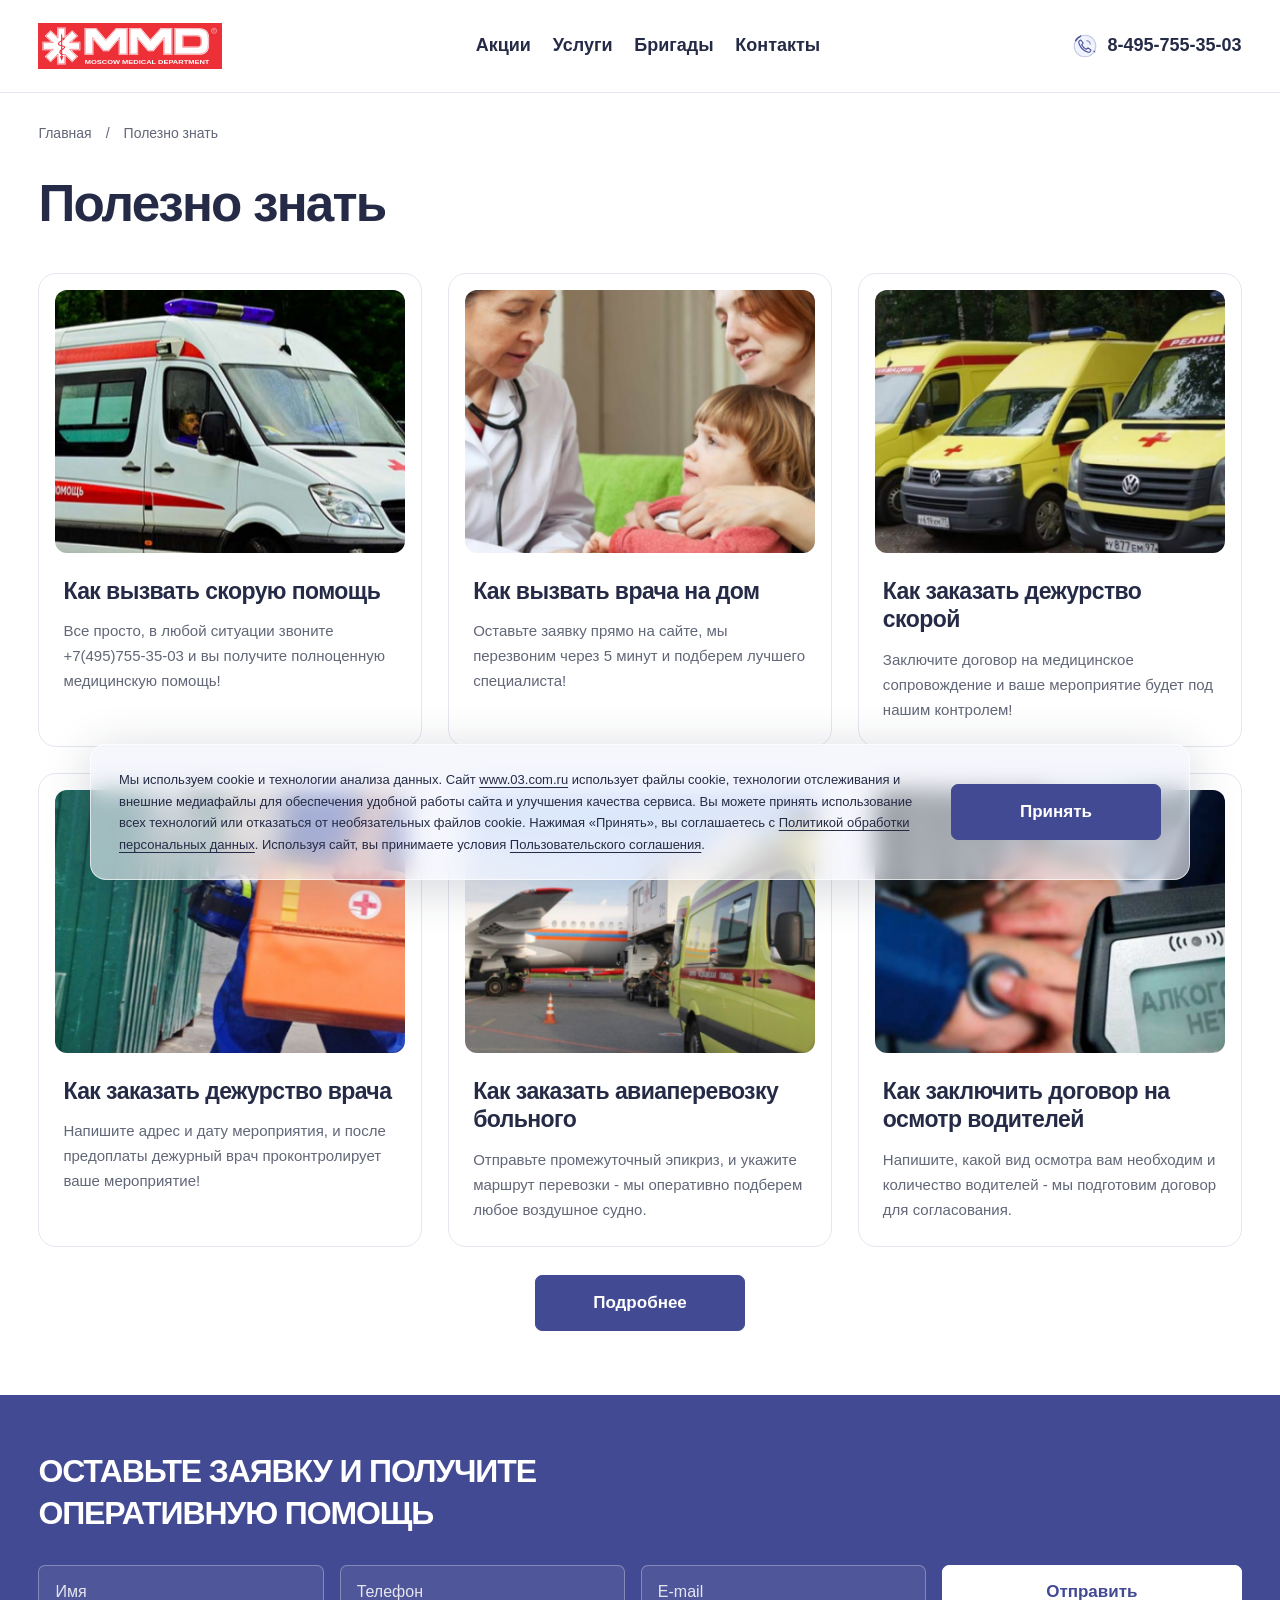
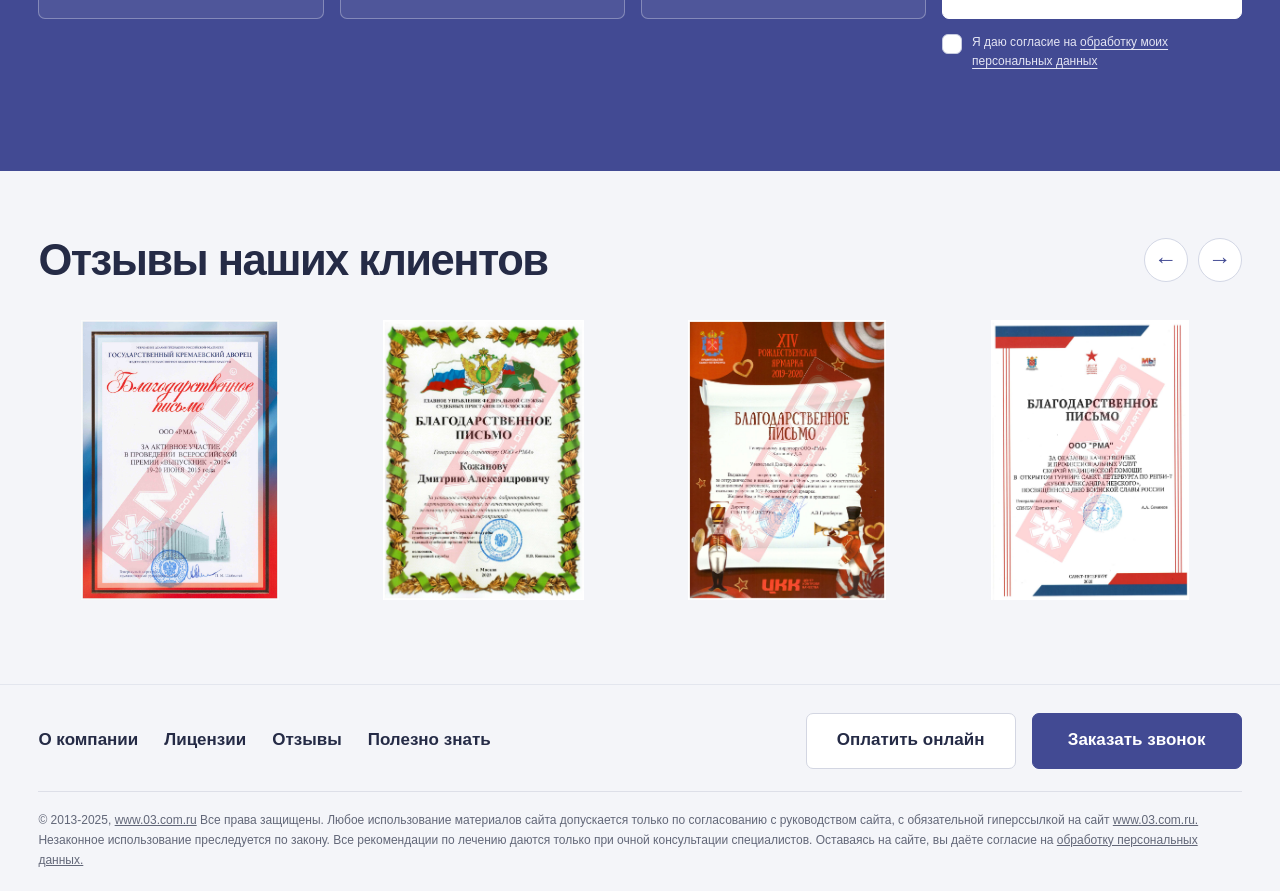
<file: useful.html>
<!DOCTYPE html>
<html lang="ru">

<head>

    <meta charset="UTF-8">
    <meta name="viewport" content="width=device-width, initial-scale=1.0">
    <meta http-equiv="X-UA-Compatible" content="ie=edge">
    <title>Полезно знать — MMD</title>
    <meta name="description" content="Полезно знать. Moscow Medical Department — медицинская помощь в Москве.">
    <meta name="yandex-verification" content="7d4bbf02a748f1a2" />
    <meta property="og:title" content="03.com.ru"/>
    <meta property="og:description" content="Московская скорая помощь"/>
    <meta property="og:image" content="assets/components/rma/assets/images/favicon.png"/>
    <meta property="og:image:type" content="image/png"/>
    <meta property="og:type" content="website"/>
    <meta property="og:url" content= "https://03.com.ru"/>




    <link rel="icon" type="image/png" href="https://03.com.ru/assets/components/rma/assets/images/favicon.png">



<link rel="stylesheet" href="styles.css">

<script src="app.js" defer></script>
<script src="pages.js" defer></script>
<link rel="stylesheet" href="responsive.css">
<link rel="stylesheet" href="pages.css">
<link rel="stylesheet" href="button-hover.css">
<link rel="stylesheet" href="slider-effects.css">
<link rel="stylesheet" href="text-spacing.css">
<link rel="stylesheet" href="breadcrumbs.css">
<link rel="stylesheet" href="responsive-final.css">
</head>
<body class="inner-page page-useful"><a class="skip-link" href="#main">Перейти к содержанию</a>
<header class="header">
    <div class="container header__container">
        <a href="index.html" class="header__logo">
            <img src="assets/logo.svg" alt="moscow medical department" class="logo__img">
        </a>
        <ul class="header__menu" aria-label="Основное меню">
            <li class="menu__item">
                <a href="promotions.html" class="item__link">Акции</a>
            </li>
            <li class="menu__item">
                <a href="services.html" class="item__link">Услуги</a>
            </li>
            <li class="menu__item">
                <a href="https://03.com.ru/brigadyi/" class="item__link">Бригады</a>
            </li>

            <li class="menu__item">
                <a href="contacts.html" class="item__link">Контакты</a>
            </li>
        </ul>
        <a href="tel:+74957553503" class="header__phone">
            <svg class="contact-symbol phone__icon" role="img" aria-label="телефон" xmlns="http://www.w3.org/2000/svg" width="40" height="40" viewBox="0 0 40 40" fill="none" stroke="#424a93" stroke-width="1.8" stroke-linecap="round" stroke-linejoin="round"><circle cx="20" cy="20" r="18" fill="#f0f2fc" stroke="#c2c9e8"/><circle class="contact-symbol__ring" cx="20" cy="20" r="18" fill="none" stroke="#424a93" stroke-width="2.6" pathLength="100" stroke-dasharray="100" stroke-dashoffset="90" transform="rotate(-150 20 20)"/><circle cx="35.6" cy="29" r="2" fill="#424a93" stroke="#f0f2fc" stroke-width="1.2"/><path d="m13 10 4 5-2.6 3a18 18 0 0 0 7.6 7.6l3-2.6 5 4c-1 3-3 4-5.8 3C17.6 27.7 12.3 22.4 10 15.8 9 13 10 11 13 10Z"/><path d="M23 11a7 7 0 0 1 6 6" stroke="#8c96cf"/></svg>
            8-495-755-35-03
        </a>
        <button class="header__hamburger" aria-label="Открыть меню" aria-expanded="false" aria-controls="mobile-menu">
            <img src="assets/components/rma/assets/images/new/hamburger.svg" alt="меню" class="hamburger__img">
        </button>
        <button class="header__exit-popup"> &times; </button>
    </div>
</header>
<main id="main">
<section class="section services">
    <div class="container services__container">
        <ul class="breadcrumbs">
            <li class="breadcrumbs__item">
                <a href="index.html" class="item__link">Главная</a>
            </li>
            <li class="breadcrumbs__item">
                /
            </li>
            <li class="breadcrumbs__item" aria-current="page">
                Полезно знать
            </li>
        </ul>
        <h1 class="title services__title">Полезно знать</h1>
        <ul class="services__list">
            <li class="list__item">
                <a href="https://03.com.ru/polezno-znat/kak-vyizvat-skoruyu-pomoshh" class="item__link">
                    <div class="item__img">
                        <img src="assets/components/rma/assets/images/faq/visov-skoroi-pomoshi.jpg" alt="Как вызвать скорую помощь" class="img__img">
                    </div>
                    <div class="item__content">
                        <h2 class="content__title">Как вызвать скорую помощь</h2>
                        <p class="content__text">
                            Все просто, в любой ситуации звоните +7(495)755-35-03 и вы получите полноценную медицинскую помощь!
                        </p>
                    </div>
                </a>
            </li>
            <li class="list__item">
                <a href="https://03.com.ru/polezno-znat/kak-vyizvat-vracha-na-dom" class="item__link">
                    <div class="item__img">
                        <img src="assets/components/rma/assets/images/faq/vizov-vracha.jpg" alt="Как вызвать врача на дом" class="img__img">
                    </div>
                    <div class="item__content">
                        <h2 class="content__title">Как вызвать врача на дом</h2>
                        <p class="content__text">
                            Оставьте заявку прямо на сайте, мы перезвоним через 5 минут и подберем лучшего специалиста! 
                        </p>
                    </div>
                </a>
            </li>
            <li class="list__item">
                <a href="https://03.com.ru/polezno-znat/kak-zakazat-dezhurstvo-skoroj" class="item__link">
                    <div class="item__img">
                        <img src="assets/components/rma/assets/images/faq/dejurstvo-skoroi.jpg" alt="Как заказать дежурство скорой" class="img__img">
                    </div>
                    <div class="item__content">
                        <h2 class="content__title">Как заказать дежурство скорой</h2>
                        <p class="content__text">
                            Заключите договор на медицинское сопровождение и ваше мероприятие будет под нашим контролем!
                        </p>
                    </div>
                </a>
            </li>
            <li class="list__item list__item--hide">
                <a href="https://03.com.ru/polezno-znat/kak-zakazat-dezhurnogo-vracha" class="item__link">
                    <div class="item__img">
                        <img src="assets/components/rma/assets/images/faq/dejurstvo-vracha.jpg" alt="Как заказать дежурного врача" class="img__img">
                    </div>
                    <div class="item__content">
                        <h2 class="content__title">Как заказать дежурство врача</h2>
                        <p class="content__text">
                            Напишите адрес и дату мероприятия, и после предоплаты дежурный врач проконтролирует ваше мероприятие!
                        </p>
                    </div>
                </a>
            </li>
            <li class="list__item">
                <a href="https://03.com.ru/polezno-znat/kak-zakazat-aviaperevozku-bolnogo" class="item__link">
                    <div class="item__img">
                        <img src="assets/components/rma/assets/images/faq/aviaperevozka.jpg" alt="Как заказать авиаперевозку больного" class="img__img">
                    </div>
                    <div class="item__content">
                        <h2 class="content__title">Как заказать авиаперевозку больного</h2>
                        <p class="content__text">
                            Отправьте промежуточный эпикриз, и укажите маршрут перевозки - мы оперативно подберем любое воздушное судно.
                        </p>
                    </div>
                </a>
            </li>
            <li class="list__item list__item--hide">
                <a href="https://03.com.ru/polezno-znat/kak-zaklyuchit-dogovor-na-predrejsovyij-osmotr-voditelej" class="item__link">
                    <div class="item__img">
                        <img src="assets/components/rma/assets/images/faq/dogovor-na-predreisovi.jpg" alt="Как заключить договор на предрейсовый осмотр водителей" class="img__img">
                    </div>
                    <div class="item__content">
                        <h2 class="content__title">Как заключить договор на осмотр водителей</h2>
                        <p class="content__text">
                            Напишите, какой вид осмотра вам необходим и количество водителей - мы подготовим договор для согласования.
                        </p>
                    </div>
                </a>
            </li>
            <li class="list__item">
                <a href="https://03.com.ru/polezno-znat/kak-zakazat-perevozku-bolnogo" class="item__link">
                    <div class="item__img">
                        <img src="assets/components/rma/assets/images/faq/perevozka-bolnogo.jpg" alt="Как заказать перевозку больного" class="img__img">
                    </div>
                    <div class="item__content">
                        <h2 class="content__title">Как заказать перевозку больного</h2>
                        <p class="content__text">
                            Сообщите свой номер телефона для обратной связи, остальное мы возьмем на себя! 
                        </p>
                    </div>
                </a>
            </li>
            <li class="list__item list__item--hide">
                <a href="https://03.com.ru/polezno-znat/ckoraya-pomoshh-po-vyizovu,-nado-vyizyivat-skoruyu-pomoshh" class="item__link">
                    <div class="item__img">
                        <img src="assets/components/rma/assets/images/faq/kak-okazat-pomosh.jpg" alt="Как оказать помощь до приезда скорой" class="img__img">
                    </div>
                    <div class="item__content">
                        <h2 class="content__title">Как оказать помощь до приезда скорой</h2>
                        <p class="content__text">
                            Соблюдайте правила первой помощи. Обморок, отравление или солнечный удар - полезная информация для каждого! 
                        </p>
                    </div>
                </a>
            </li>
            <li class="list__item list__item--hide">
                <a href="https://03.com.ru/polezno-znat/kak-zakazat-zhd-perevozku" class="item__link">
                    <div class="item__img">
                        <img src="assets/components/rma/assets/images/faq/perevozka-jd.jpg" alt="Как заказать ЖД перевозку" class="img__img">
                    </div>
                    <div class="item__content">
                        <h2 class="content__title">Как заказать ЖД перевозку</h2>
                        <p class="content__text">
                            Отправьте заявку, сообщите данные пациента и место доставки. Укомплектованные выездные бригады в полной готовности! 
                        </p>
                    </div>
                </a>
            </li>
            <li class="list__item">
                <a href="https://03.com.ru/polezno-znat/kak-gospitalizirovat-bolnogo" class="item__link">
                    <div class="item__img">
                        <img src="assets/components/rma/assets/images/faq/kak-gospitalizirovat.jpg" alt="Как госпитализировать больного" class="img__img">
                    </div>
                    <div class="item__content">
                        <h2 class="content__title">Как госпитализировать больного</h2>
                        <p class="content__text">
                            Позвоните +7(495)755-35-03 и сообщите, в какую больницу нужна госпитализация. Доставим в любой стационар быстро и безопасно!
                        </p>
                    </div>
                </a>
            </li>
            <li class="list__item list__item--hide">
                <a href="https://03.com.ru/polezno-znat/kak-organizovat-zdravpunkt" class="item__link">
                    <div class="item__img">
                        <img src="assets/components/rma/assets/images/faq/zdravpunkt.JPG" alt="Как организовать здравпункт" class="img__img">
                    </div>
                    <div class="item__content">
                        <h2 class="content__title">Как организовать здравпункт</h2>
                        <p class="content__text">
                            Вышлите реквизиты компании, план БТИ и фото кабинетов. Остальное мы подготовим сами!
                        </p>
                    </div>
                </a>
            </li>
            <li class="list__item list__item--hide">
                <a href="https://03.com.ru/polezno-znat/spisok-staczionarov-dlya-gospitalizaczii" class="item__link">
                    <div class="item__img">
                        <img src="assets/components/rma/assets/images/faq/spisok-stacionarov.jpg" alt="Список стационаров для госпитализации" class="img__img">
                    </div>
                    <div class="item__content">
                        <h2 class="content__title">Список стационаров для госпитализации</h2>
                        <p class="content__text">
                            Госпитализируем в проверенные стационары Москвы. Проконтролируем лечение и сэкономим ваш бюджет!
                        </p>
                    </div>
                </a>
            </li>
        </ul>
        <div class="catalog-more-actions"><button class="btn services__btn">Подробнее</button></div>
    </div>
</section>






<section class="section callback" id="request">
    <div class="container callback__container">

        <h2 class="callback__title">
            ОСТАВЬТЕ ЗАЯВКУ И ПОЛУЧИТЕ ОПЕРАТИВНУЮ ПОМОЩЬ
        </h2>

        <form class="callback__form">

            <input type="text" name="nospam" value="" tabindex="-1" autocomplete="off" hidden>

            <div class="form__block">
                <input type="text" class="form__inp" name="name"
                       value="" aria-label="Имя" placeholder="Имя" required>
                <img src="assets/components/rma/assets/images/new/form/name.svg"
                     alt="имя" class="form__img">
            </div>

            <div class="form__block">
                <input type="tel" class="form__inp" name="phone"
                       value="" aria-label="Телефон" placeholder="Телефон" required>
                <svg class="contact-symbol form__img" role="img" aria-label="телефон" xmlns="http://www.w3.org/2000/svg" width="40" height="40" viewBox="0 0 40 40" fill="none" stroke="#424a93" stroke-width="1.8" stroke-linecap="round" stroke-linejoin="round"><circle cx="20" cy="20" r="18" fill="#f0f2fc" stroke="#c2c9e8"/><circle class="contact-symbol__ring" cx="20" cy="20" r="18" fill="none" stroke="#424a93" stroke-width="2.6" pathLength="100" stroke-dasharray="100" stroke-dashoffset="90" transform="rotate(-150 20 20)"/><circle cx="35.6" cy="29" r="2" fill="#424a93" stroke="#f0f2fc" stroke-width="1.2"/><path d="m13 10 4 5-2.6 3a18 18 0 0 0 7.6 7.6l3-2.6 5 4c-1 3-3 4-5.8 3C17.6 27.7 12.3 22.4 10 15.8 9 13 10 11 13 10Z"/><path d="M23 11a7 7 0 0 1 6 6" stroke="#8c96cf"/></svg>
            </div>

            <div class="form__block">
                <input type="email" class="form__inp" name="email"
                       value="" aria-label="E-mail" placeholder="E-mail" required>
                <svg class="contact-symbol form__img" role="img" aria-label="e-mail" xmlns="http://www.w3.org/2000/svg" width="40" height="40" viewBox="0 0 40 40" fill="none" stroke="#424a93" stroke-width="1.8" stroke-linecap="round" stroke-linejoin="round"><circle cx="20" cy="20" r="18" fill="#f0f2fc" stroke="#c2c9e8"/><circle class="contact-symbol__ring" cx="20" cy="20" r="18" fill="none" stroke="#424a93" stroke-width="2.6" pathLength="100" stroke-dasharray="100" stroke-dashoffset="90" transform="rotate(-150 20 20)"/><circle cx="35.6" cy="29" r="2" fill="#424a93" stroke="#f0f2fc" stroke-width="1.2"/><rect x="9" y="12" width="22" height="17" rx="3"/><path d="m10 14 8.2 6.3a3 3 0 0 0 3.6 0L30 14M10 27l6-5M30 27l-6-5"/></svg>
            </div>

            <div class="form__block-btn">

                <input type="submit"
                       name="order-submit"
                       value="Отправить"
                       class="btn form__btn">

                <label class="callback__text consent"><input type="checkbox" name="personal-data-consent" value="1" required><span>Я даю согласие на <a href="https://03.com.ru/assets/components/rma/assets/docs/soglasie-na-obrabotku-personalnih-dannih.pdf" target="_blank" rel="noopener noreferrer" class="text__link">обработку моих персональных данных</a></span></label>

            </div>

        </form>
    </div>
</section>
<section class="section document-section"><div class="container"><div class="review-carousel-heading"><h2>Отзывы наших клиентов</h2><div class="review-carousel-controls"><button type="button" class="review-carousel-arrow review-carousel-prev" aria-label="Предыдущие отзывы" aria-controls="client-reviews">←</button><button type="button" class="review-carousel-arrow review-carousel-next" aria-label="Следующие отзывы" aria-controls="client-reviews">→</button></div></div><div class="document-grid review-carousel" id="client-reviews" role="region" aria-label="Отзывы клиентов" tabindex="0"><div class="document-card"><img src="assets/components/rma/assets/images/reviews/1.jpg" alt="Платная скорая помощь отзывы" loading="lazy"></div><div class="document-card"><img src="assets/components/rma/assets/images/reviews/26.jpg" alt="Отзывы по послерейсовым осмотрам" loading="lazy"></div><div class="document-card"><img src="assets/components/rma/assets/images/reviews/27.jpg" alt="Отзывы по послерейсовым осмотрам" loading="lazy"></div><div class="document-card"><img src="assets/components/rma/assets/images/reviews/25.jpg" alt="Отзывы по послерейсовым осмотрам" loading="lazy"></div><div class="document-card"><img src="assets/components/rma/assets/images/reviews/28.jpg" alt="Отзывы по послерейсовым осмотрам" loading="lazy"></div><div class="document-card"><img src="assets/components/rma/assets/images/reviews/2.jpg" alt="Скорая помощь в москве отзывы" loading="lazy"></div><div class="document-card"><img src="assets/components/rma/assets/images/reviews/3.jpg" alt="Дежурство скорой в москве отзывы" loading="lazy"></div><div class="document-card"><img src="assets/components/rma/assets/images/reviews/4.jpg" alt="Предрейсовые осмотры отзывы" loading="lazy"></div><div class="document-card"><img src="assets/components/rma/assets/images/reviews/5.jpg" alt="Вызов врача на дом отзывы" loading="lazy"></div><div class="document-card"><img src="assets/components/rma/assets/images/reviews/6.jpg" alt="Вызов скорой на дом отзывы" loading="lazy"></div><div class="document-card"><img src="assets/components/rma/assets/images/reviews/7.jpg" alt="ЖД перевозка отзывы" loading="lazy"></div><div class="document-card"><img src="assets/components/rma/assets/images/reviews/8.jpg" alt="Перевозка больных отзывы" loading="lazy"></div><div class="document-card"><img src="assets/components/rma/assets/images/reviews/9.jpg" alt="Междугородная перевозка отзывы" loading="lazy"></div><div class="document-card"><img src="assets/components/rma/assets/images/reviews/10.jpg" alt="Международная перевозка отзывы" loading="lazy"></div><div class="document-card"><img src="assets/components/rma/assets/images/reviews/11.jpg" alt="Медицинские услуги отзывы" loading="lazy"></div><div class="document-card"><img src="assets/components/rma/assets/images/reviews/12.jpg" alt="Медицинская организация отзывы" loading="lazy"></div><div class="document-card"><img src="assets/components/rma/assets/images/reviews/13.jpg" alt="Медицинское сопровождение мероприятий отзывы" loading="lazy"></div><div class="document-card"><img src="assets/components/rma/assets/images/reviews/14.jpg" alt="Скорая помощь на похоронах отзывы" loading="lazy"></div><div class="document-card"><img src="assets/components/rma/assets/images/reviews/15.jpg" alt="Отзывы по предрейсовым осмотрам" loading="lazy"></div><div class="document-card"><img src="assets/components/rma/assets/images/reviews/16.jpg" alt="Отзывы по послерейсовым осмотрам" loading="lazy"></div><div class="document-card"><img src="assets/components/rma/assets/images/reviews/17.jpg" alt="Отзывы по послерейсовым осмотрам" loading="lazy"></div><div class="document-card"><img src="assets/components/rma/assets/images/reviews/18.jpg" alt="Отзывы по послерейсовым осмотрам" loading="lazy"></div><div class="document-card"><img src="assets/components/rma/assets/images/reviews/19.jpg" alt="Отзывы по послерейсовым осмотрам" loading="lazy"></div><div class="document-card"><img src="assets/components/rma/assets/images/reviews/20.jpg" alt="Отзывы по послерейсовым осмотрам" loading="lazy"></div><div class="document-card"><img src="assets/components/rma/assets/images/reviews/21.jpg" alt="Отзывы по послерейсовым осмотрам" loading="lazy"></div><div class="document-card"><img src="assets/components/rma/assets/images/reviews/22.jpg" alt="Отзывы по послерейсовым осмотрам" loading="lazy"></div><div class="document-card"><img src="assets/components/rma/assets/images/reviews/23.jpg" alt="Отзывы по послерейсовым осмотрам" loading="lazy"></div><div class="document-card"><img src="assets/components/rma/assets/images/reviews/24.jpg" alt="Отзывы по послерейсовым осмотрам" loading="lazy"></div></div></div></section>

</main><div class="bg" hidden></div>




<div class="popup" id="callback-popup" role="dialog" aria-modal="true" aria-label="Обратный звонок" hidden>

    <button type="button" class="popup__exit" aria-label="Закрыть окно">
        <img src="assets/components/rma/assets/images/new/popup/exit.svg"
             alt="Закрыть окно"
             class="exit__img">
    </button>

    <h2 class="popup__title">Обратный звонок</h2>

    <form class="popup__form" id="callback-form">

        <input type="hidden" name="popup-submit" value="1">

        <input type="text"
               name="nospam"
               value=""
               style="display:none"
               tabindex="-1"
               autocomplete="off" hidden>

        <div class="form__row">
            <img src="assets/components/rma/assets/images/new/popup/name.svg"
                 alt="имя"
                 class="form__icon">

            <input type="text"
                   class="row__inp"
                   name="name"
                   value=""
                   aria-label="Имя" placeholder="Имя"
                   required>
        </div>

        <div class="form__row">
            <img src="assets/components/rma/assets/images/new/popup/phone.svg"
                 alt="телефон"
                 class="form__icon">

            <input type="tel"
                   class="row__inp"
                   name="phone"
                   value=""
                   aria-label="Телефон" placeholder="Телефон"
                   id="form-buy-phone"
                   required>
        </div>

        <div class="form__row">
            <img src="assets/components/rma/assets/images/new/popup/email.svg"
                 alt="email"
                 class="form__icon">

            <input type="email"
                   class="row__inp"
                   name="email"
                   value=""
                   aria-label="E-mail" placeholder="E-mail"
                   id="popup-email"
                   required>
        </div>

        <div class="popup__message" id="callback-error"
             role="alert" style="display:none;"></div>

        <label class="form__text consent"><input type="checkbox" name="personal-data-consent" value="1" required><span>Я даю согласие на <a href="https://03.com.ru/assets/components/rma/assets/docs/soglasie-na-obrabotku-personalnih-dannih.pdf" target="_blank" rel="noopener noreferrer" class="text__link">обработку моих персональных данных</a></span></label>

        <button type="submit" class="btn form__btn" id="callback-submit">
            Отправить
        </button>

    </form>
</div>


<div class="popup popup--thanks" id="callback-success" hidden>

    <button type="button" class="popup__exit" aria-label="Закрыть окно">
        <img src="assets/components/rma/assets/images/new/popup/exit.svg"
             alt="Закрыть окно"
             class="exit__img">
    </button>

    <h2 class="popup__title">Спасибо за заявку!</h2>

    <div class="popup--thanks__content">
        <p>Ваша заявка успешно отправлена.</p>
        <p>Мы скоро с вами свяжемся!</p>

        <button type="button" class="btn form__btn popup--thanks__btn">
            Закрыть
        </button>
    </div>

</div>
<nav class="popup-menu" id="mobile-menu" aria-label="Мобильное меню" hidden>
    <ul class="popup-menu__menu">
        <li class="menu__item">
            <a href="promotions.html" class="item__link">Акции</a>
        </li>
        <li class="menu__item">
            <a href="services.html" class="item__link">Услуги</a>
        </li>
        <li class="menu__item">
            <a href="https://03.com.ru/brigadyi/" class="item__link">Бригады</a>
        </li>

        <li class="menu__item">
            <a href="contacts.html" class="item__link">Контакты</a>
        </li>
    <li class="menu__item"><a class="item__link mobile-menu-mail" href="mailto:mmd03@bk.ru"><svg class="contact-symbol mobile-mail-icon" aria-hidden="true" xmlns="http://www.w3.org/2000/svg" width="40" height="40" viewBox="0 0 40 40" fill="none" stroke="#424a93" stroke-width="1.8" stroke-linecap="round" stroke-linejoin="round"><circle cx="20" cy="20" r="18" fill="#f0f2fc" stroke="#c2c9e8"/><circle class="contact-symbol__ring" cx="20" cy="20" r="18" fill="none" stroke="#424a93" stroke-width="2.6" pathLength="100" stroke-dasharray="100" stroke-dashoffset="90" transform="rotate(-150 20 20)"/><circle cx="35.6" cy="29" r="2" fill="#424a93" stroke="#f0f2fc" stroke-width="1.2"/><rect x="9" y="12" width="22" height="17" rx="3"/><path d="m10 14 8.2 6.3a3 3 0 0 0 3.6 0L30 14M10 27l6-5M30 27l-6-5"/></svg>mmd03@bk.ru</a></li>
</ul>
</nav>
        <footer class="footer">
            <div class="container footer__container">
                <ul class="footer__menu">
                    <li class="menu__item">
                        <a href="about.html" class="item__link">
                            <img src="assets/components/rma/assets/images/footerIcons/about.svg" alt="О компании" class="link__icon">
                            О компании
                        </a>
                    </li>
                    <li class="menu__item">
                        <a href="licenses.html" class="item__link">
                            <img src="assets/components/rma/assets/images/footerIcons/license.svg" alt="Лицензии" class="link__icon">
                            Лицензии
                        </a>
                    </li>
                    <li class="menu__item">
                        <a href="https://03.com.ru/otzyivyi" class="item__link">
                            <img src="assets/components/rma/assets/images/footerIcons/reviews.svg" alt="Отзывы" class="link__icon">
                            Отзывы
                        </a>
                    </li>
                    <li class="menu__item">
                        <a href="useful.html" class="item__link">
                            <img src="assets/components/rma/assets/images/footerIcons/faq.svg" alt="Полезно знать" class="link__icon">
                            Полезно знать
                        </a>
                    </li>


                </ul>
                <a href="payment.html" class="btn footer__btn">Оплатить онлайн</a>
                <button class="btn footer__btn">Заказать звонок</button>
                <div class="footer__bottom">
                    <p class="footer__copy">© 2013-2025, <a href="index.html" class="copy__link">www.03.com.ru</a> Все права защищены. Любое использование
                        материалов сайта допускается только по согласованию с руководством сайта, с обязательной
                        гиперссылкой на сайт <a href="index.html" class="copy__link">www.03.com.ru.</a>
                        <br>Незаконное использование преследуется по закону. Все рекомендации по лечению даются только при
                        очной консультации специалистов. Оставаясь на сайте, вы даёте согласие на <a href="https://03.com.ru/assets/components/rma/assets/docs/soglasie-na-obrabotku-personalnih-dannih.pdf" target="_blank" class="copy__link">обработку
                        персональных данных.</a></p>
                </div>
            </div>
        </footer>




</body>

</html>
</file>
<file: styles.css>
/* MMD — restrained visual refresh. All original homepage sections retained. */
:root{--blue:#424a93;--ink:#252b46;--muted:#626778;--accent:var(--blue);--line:#e3e6ee;--pale:#f4f5f9;--radius:16px}*{box-sizing:border-box}html{scroll-behavior:smooth;scroll-padding-top:90px}body{margin:0;color:var(--ink);background:#fff;font-family:Arial,Helvetica,sans-serif;font-size:16px;line-height:1.65}a{color:inherit;text-decoration:none}button,input{font:inherit}button,a,input{-webkit-tap-highlight-color:transparent}button{cursor:pointer}img{max-width:100%;display:block}a,button,input{outline-offset:5px}a:focus-visible,button:focus-visible,input:focus-visible{outline:3px solid #5965c7}button{border:0}h1,h2,p{margin-top:0}h1,h2{line-height:1.16;letter-spacing:-.035em}h2{font-size:clamp(30px,3.4vw,44px);margin-bottom:28px;font-weight:650}p{margin-bottom:20px}.container{max-width:1200px;width:calc(100% - 64px);margin:auto}.header{background:#fff;border-bottom:1px solid var(--line);position:sticky;top:0;z-index:20}.header__container{display:flex;align-items:center;gap:40px;min-height:92px}.header__logo{flex-shrink:0}.logo__img{width:148px;height:auto}.header__menu{list-style:none;display:flex;gap:26px;padding:0;margin:0 auto;font-size:14px;font-weight:600}.item__link:hover,.footer__mail:hover{color:var(--accent)}.header__phone{white-space:nowrap;display:flex;align-items:center;gap:10px;font-size:18px;font-weight:700}.phone__icon{width:21px;filter:brightness(0) saturate(100%) invert(30%) sepia(25%) saturate(1400%) hue-rotate(195deg)}.header__hamburger{display:none;background:var(--blue);padding:10px;border-radius:8px}.hamburger__img{width:24px}.header__exit-popup{display:none}.hero{padding:32px 0 0}.hero__container{position:relative;min-height:540px;display:flex;align-items:center;border-radius:20px;overflow:hidden;background:#f2f3f6 url('assets/components/rma/assets/images/hero_bg.jpg') center right/cover no-repeat}.hero__container:before{content:'';position:absolute;inset:0;background:linear-gradient(90deg,#f6f7fa 0%,rgba(246,247,250,.95) 28%,rgba(246,247,250,.6) 49%,transparent 76%)}.hero__text{position:relative;padding:60px 48px;max-width:650px;display:flex;flex-direction:column;align-items:flex-start}.hero__eyebrow{order:-1;font-size:12px;text-transform:uppercase;letter-spacing:.15em;color:var(--blue);font-weight:700;margin-bottom:24px}.hero h1{font-size:clamp(36px,4.2vw,56px);font-weight:650;max-width:560px;margin-bottom:28px}.text__price{font-size:27px;color:var(--accent);font-weight:700;margin-bottom:30px}.text__btns{display:flex;gap:12px}.btn{min-height:50px;display:inline-flex;align-items:center;justify-content:center;padding:12px 28px;border-radius:7px;border:1px solid var(--accent);background:var(--accent);color:#fff;font-size:14px;font-weight:700;line-height:1.4;text-transform:none;transition:background-color .25s ease,border-color .25s ease,color .25s ease,box-shadow .25s ease}.btn:hover{background:#303875;border-color:#303875;box-shadow:0 5px 16px #424a9326}.btns__link,.text__btn{background:transparent;color:var(--accent)}.btns__link:hover,.text__btn:hover{color:#fff}.btns__link--phone{display:none}.about,.faq,.license,.reviews{padding:88px 0}.about__container,.faq__container{display:grid;grid-template-columns:1fr 1fr;gap:70px;align-items:center}.about__img,.faq__img{height:420px;border-radius:var(--radius);overflow:hidden;background:var(--pale)}.img__img{width:100%;height:100%;object-fit:cover}.text__text{color:var(--muted);line-height:1.8}.text__text b{color:var(--ink);font-weight:600}.about__bg,.faq__bg,.license__bg{display:none}.license{background:var(--pale)}.license__container{display:grid;grid-template-columns:.95fr 1.05fr;gap:0 70px;align-items:start}.license__container>h2{grid-column:1}.license__text{grid-column:1}.license__slider{grid-column:2;grid-row:1 / span 2;align-self:center;min-width:0}.slider__slides{display:grid;grid-template-columns:repeat(3,minmax(0,1fr));gap:14px;align-items:center}.slides__slide{padding:8px;background:#fff;border:1px solid var(--line);border-radius:8px;box-shadow:0 8px 24px #252b4608;transition:transform .2s}.slides__slide:hover{transform:translateY(-5px)}.slide__img{width:100%;height:240px;object-fit:contain;cursor:default}.faq__text .text__text:first-of-type{font-size:16px;line-height:2}.faq__text .text__text br{display:block}.callback{background:var(--blue);color:white;padding:56px 0}.callback__title{font-size:32px;max-width:640px;text-transform:none;line-height:1.3;margin:0 0 30px}.callback__form{display:grid;grid-template-columns:1fr 1fr 1fr 1.05fr;gap:16px;align-items:start}.form__block{position:relative}.form__inp{width:100%;height:54px;border:1px solid #ffffff4d;border-radius:7px;background:#ffffff12;color:white;padding:12px 16px}.form__inp::placeholder{color:#fff;opacity:.85}.form__img{display:none}.form__btn{width:100%;min-height:54px}.callback__text{font-size:11px;line-height:1.6;color:#e4e5f4;margin:12px 0 0}.text__link{text-decoration:underline;text-underline-offset:3px}.reviews .slide__img{height:230px}.footer{padding:46px 0 26px;background:#f4f5f9;border-top:1px solid var(--line)}.footer__container{display:flex;gap:14px;flex-wrap:wrap;align-items:center}.footer__menu{width:100%;display:flex;gap:24px;flex-wrap:wrap;list-style:none;padding:0;margin:0 0 16px;font-size:14px}.footer__menu .menu__item:nth-last-child(2){margin-left:auto}.link__icon,.mail__icon,.footer__phone img{display:none}.footer__phone{font-weight:700}.footer__btn{background:transparent;border-color:#d3d6e2;color:var(--ink)}.footer__btn:hover{color:#fff}.footer__bottom{margin-top:18px;padding-top:24px;border-top:1px solid #dddfe8;width:100%}.footer__copy{font-size:11px;line-height:1.8;color:#737887;margin-bottom:0}.copy__link{text-decoration:underline}.bg{position:fixed;inset:0;background:#141b39aa;backdrop-filter:blur(5px);z-index:40}.popup{position:fixed;left:50%;top:50%;transform:translate(-50%,-50%);width:min(460px,calc(100% - 32px));max-height:90vh;overflow:auto;padding:40px;border-radius:16px;background:#fff;z-index:50;box-shadow:0 20px 80px #15162d33}.popup__title{font-size:30px;margin-right:20px}.popup__exit{position:absolute;right:18px;top:18px;width:30px;height:30px;background:var(--pale);border-radius:50%;padding:9px}.popup__exit img{width:100%}.form__row{margin-bottom:14px}.form__icon{display:none}.row__inp{width:100%;border:1px solid #d2d5df;border-radius:6px;padding:12px}.form__text{font-size:12px;color:var(--muted)}.popup-menu{background:#fff;position:fixed;top:76px;left:0;right:0;z-index:30;box-shadow:0 12px 20px #18244518}.popup-menu__menu{list-style:none;margin:0;padding:20px 32px;display:grid;gap:16px}.skip-link{position:fixed;top:-100px;left:20px;z-index:60;padding:10px;background:white}.skip-link:focus{top:10px}[hidden]{display:none!important}.form-status{font-size:13px;margin:14px 0 0;grid-column:1/-1}.image-dialog{max-width:min(900px,92vw);max-height:92vh;border:0;border-radius:12px;padding:40px 20px 20px;background:#fff}.image-dialog::backdrop{background:#141b39ba}.image-dialog img{max-height:78vh;width:auto;margin:auto}.image-dialog button{position:absolute;right:10px;top:5px;font-size:26px;background:white;line-height:1}.image-open{border:0;padding:0;background:none;display:block;width:100%}
@media(min-width:1450px){.hero__container{min-height:580px}}
@media(max-width:1100px){.header__container{gap:20px}.header__menu{gap:16px;font-size:13px}.header__phone{font-size:15px}.logo__img{width:125px}.about__container,.faq__container,.license__container{gap:0 36px}.hero h1{font-size:46px}.hero__text{max-width:590px}.slide__img{height:200px}}
@media(max-width:850px){.container{width:calc(100% - 40px)}.header__container{min-height:76px}.header__menu{display:none}.header__phone{margin-left:auto}.header__hamburger{display:block}.hero__container{min-height:490px}.hero__text{padding:40px 30px;max-width:540px}.hero h1{font-size:42px}.about,.faq,.license,.reviews{padding:60px 0}.about__container,.faq__container{gap:30px}.about__img,.faq__img{height:380px}.license__container{grid-template-columns:1fr;gap:0}.license__slider{grid-column:1;grid-row:auto;margin-top:30px;width:100%}.slide__img,.reviews .slide__img{height:280px}.callback__form{grid-template-columns:1fr 1fr}.footer__menu .menu__item:nth-last-child(2){margin-left:0}}
@media(max-width:580px){body{font-size:15px}.container{width:calc(100% - 32px)}.header__container{gap:12px;min-height:70px}.logo__img{width:100px}.header__phone{font-size:13px;gap:0}.header__phone .phone__icon{display:none}.header__hamburger{padding:8px}.hamburger__img{width:20px}.popup-menu{top:70px}.hero{padding-top:16px}.hero__container{min-height:560px;align-items:flex-start;background-position:65% bottom;background-size:auto 340px;background-repeat:no-repeat;background-color:#f4f5f8}.hero__container:before{background:linear-gradient(180deg,#f4f5f8 0%,#f4f5f8 35%,#f4f5f8d9 52%,#f4f5f800 78%)}.hero__text{padding:28px 22px 230px;max-width:100%}.hero__eyebrow{font-size:10px;letter-spacing:.1em;margin-bottom:18px}.hero h1{font-size:34px;line-height:1.13;margin-bottom:20px;overflow-wrap:normal}.text__price{font-size:23px;margin-bottom:22px}.text__btns{gap:8px;width:100%}.text__btns .btn{padding:12px 18px;flex:1}.about,.faq,.license,.reviews{padding:44px 0}.about__container,.faq__container{grid-template-columns:1fr;gap:26px}.about__img,.faq__img{height:250px}.about__text h2,.faq__text h2{margin-bottom:20px}.text__text{line-height:1.75}h2{font-size:32px}.slide__img,.reviews .slide__img{height:160px}.slider__slides{gap:8px}.slides__slide{padding:5px}.callback{padding:36px 0}.callback__title{font-size:26px}.callback__form{grid-template-columns:1fr}.callback__text br{display:none}.footer{padding-top:32px}.footer__menu{display:grid;grid-template-columns:1fr 1fr;gap:14px;font-size:13px}.footer__btn{flex:1;font-size:12px;padding:12px}.popup{padding:32px 24px}.popup__title{font-size:26px}}
@media(prefers-reduced-motion:reduce){html{scroll-behavior:auto}*,*:before,*:after{transition:none!important}}

/* Fixed button geometry; colour and shadow provide the hover feedback. */
.btn:active{box-shadow:0 1px 4px #424a931a}
.image-dialog .review-details{display:flex;width:fit-content;margin:18px auto 0;min-width:160px}
.image-dialog:has(.review-details) img{max-height:calc(78vh - 70px)}
.service-hero__text .text__price{font-variant-numeric:tabular-nums;min-width:190px}

/* Blue glow stays outside the button without moving its hit area. */
.btns__btn:hover,
.btns__btn:focus-visible{
  background:#35418f;
  border-color:#35418f;
  box-shadow:0 0 18px rgba(65,91,225,.48),0 0 32px rgba(65,91,225,.28);
}
@keyframes header-phone-ring{
  0%,100%{transform:rotate(0)}
  15%{transform:rotate(-17deg)}
  30%{transform:rotate(15deg)}
  45%{transform:rotate(-12deg)}
  60%{transform:rotate(10deg)}
  75%{transform:rotate(-5deg)}
}
.header__phone .phone__icon{transform-origin:center}
@media(prefers-reduced-motion:no-preference){
  .header__phone:hover .phone__icon,
  .header__phone:focus-visible .phone__icon{
    animation:header-phone-ring .65s ease-in-out 2;
  }
}

/* Shared header and payment action. */
.logo__img{width:184px}
.footer__btn[href="https://03.com.ru/oplata"]{background:var(--blue);border-color:var(--blue);color:#fff}
.footer__btn[href="https://03.com.ru/oplata"]:hover,
.footer__btn[href="https://03.com.ru/oplata"]:focus-visible{
  background:#35418f;border-color:#35418f;color:#fff;
  box-shadow:0 0 18px rgba(65,91,225,.48),0 0 32px rgba(65,91,225,.28);
}
.reviews__slide,.reviews .slides__slide{transition:transform .28s ease,box-shadow .28s ease;transform-origin:center}
.reviews__slide:hover,.reviews__slide:focus-within,
.reviews .slides__slide:hover,.reviews .slides__slide:focus-within{
  transform:scale(1.025);box-shadow:0 8px 24px #424a9320;position:relative;z-index:1;
}
.reviews__slider{padding-top:14px;padding-bottom:28px}
@media(max-width:1100px){.logo__img{width:155px}}
@media(max-width:580px){.logo__img{width:124px}}
@media(max-width:360px){.logo__img{width:108px}.header__container{gap:8px}}
@media(prefers-reduced-motion:reduce){
  .reviews__slide:hover,.reviews__slide:focus-within,
  .reviews .slides__slide:hover,.reviews .slides__slide:focus-within{transform:none}
}

/* Larger navigation, consistent contact affordances and centred glow. */
.header__menu{font-size:16px;gap:22px}
.footer__menu{font-size:16px;gap:22px}
.header__phone,.footer__phone,.footer__mail{
  transition:color .22s ease;
}
.header__phone:hover,.header__phone:focus-visible,
.footer__phone:hover,.footer__phone:focus-visible,
.footer__mail:hover,.footer__mail:focus-visible{color:var(--blue)}
.footer__phone,.footer__mail{display:inline-flex;align-items:center;gap:9px}
.footer__phone .phone__icon,.footer__mail .mail__icon{
  display:block;width:20px;height:20px;object-fit:contain;flex-shrink:0;
  transform-origin:center;
  filter:brightness(0) saturate(100%) invert(30%) sepia(25%) saturate(1400%) hue-rotate(195deg);
}
@keyframes footer-mail-motion{
  0%,100%{transform:rotate(0) scale(1)}
  25%{transform:rotate(-9deg) scale(1.08)}
  50%{transform:rotate(9deg) scale(1.08)}
  75%{transform:rotate(-5deg) scale(1.04)}
}
@media(prefers-reduced-motion:no-preference){
  .footer__phone:hover .phone__icon,.footer__phone:focus-visible .phone__icon{animation:header-phone-ring .65s ease-in-out 2}
  .footer__mail:hover .mail__icon,.footer__mail:focus-visible .mail__icon{animation:footer-mail-motion .65s ease-in-out 2}
}
@media(max-width:1100px) and (min-width:851px){
  .header__menu{gap:14px;font-size:15px}
  .header__container{gap:16px}
}
@media(max-width:580px){
  .footer__menu{font-size:15px;gap:16px 12px}
  .footer__menu .menu__item:nth-last-child(-n+2){grid-column:1/-1}
  .popup-menu__menu{font-size:17px}
}

/* Centered license action: reveal from a soft circular spotlight. */
.license .slides__slide{position:relative;overflow:hidden}
.license .slides__slide::after{content:'';position:absolute;inset:0;background:radial-gradient(ellipse at center,rgba(37,43,70,.48),rgba(37,43,70,.12));opacity:0;clip-path:circle(0% at 50% 50%);transition:opacity .4s ease,clip-path .6s cubic-bezier(.16,1,.3,1);pointer-events:none}
.license .slide-details{position:absolute;z-index:1;left:50%;top:50%;width:calc(100% - 20px);max-width:180px;display:flex;justify-content:center;align-items:center;min-height:48px;padding:12px 8px;border:1px solid #ffffff55;border-radius:12px;background-color:var(--blue);box-shadow:0 0 0 rgba(65,91,225,0),0 0 0 rgba(65,91,225,0);color:white;font-size:14px;font-weight:700;line-height:1.3;opacity:0;transform:translate(-50%,-35%) scale(.76) rotate(-7deg);filter:blur(5px);transition:opacity .3s ease,transform .5s cubic-bezier(.16,1,.3,1),filter .4s ease,background-color .35s ease,border-color .35s ease,box-shadow .35s ease;overflow:hidden}
.license .slide-details::after{content:'';position:absolute;inset:-50% auto -50% -70%;width:40%;background:linear-gradient(90deg,transparent,#ffffff40,transparent);transform:skewX(-20deg);pointer-events:none}
.license .slides__slide:hover::after,.license .slides__slide:focus-within::after{opacity:1;clip-path:circle(75% at 50% 50%)}
.license .slides__slide:hover .slide-details,.license .slides__slide:focus-within .slide-details{opacity:1;transform:translate(-50%,-50%) scale(1) rotate(0);filter:blur(0)}
.license .slides__slide:hover .slide-details::after,.license .slides__slide:focus-within .slide-details::after{animation:license-shine 2.8s .15s ease-in-out infinite}
.license .slide-details:hover,.license .slide-details:focus-visible{background-color:#35418f;border-color:#35418f;box-shadow:0 0 18px rgba(65,91,225,.48),0 0 32px rgba(65,91,225,.28)}
@keyframes license-shine{0%{left:-70%}32%,100%{left:140%}}
@media(hover:none){.license .slide-details{opacity:1;filter:none;transform:translate(-50%,-50%)}.license .slides__slide::after{opacity:1;clip-path:none}}
@media(prefers-reduced-motion:reduce){.license .slide-details,.license .slides__slide::after{transition:none;filter:none}.license .slide-details::after{animation:none!important}}

/* Explicit consent shared by inline and popup callback forms. */
label.consent{display:flex;align-items:flex-start;justify-content:center;gap:10px;text-align:left;font-size:12px;line-height:1.6;margin:14px 0}
.consent input[type="checkbox"]{flex:0 0 18px;width:18px;height:18px;margin:1px 0 0;accent-color:var(--blue);cursor:pointer}
.callback .consent input[type="checkbox"]{accent-color:#fff}
.consent span{min-width:0}

/* Hide slider scrollbars without disabling swipe or arrow navigation. */
.slider__slides,.reviews__slider,.contact-reviews,.license__slider{scrollbar-width:none;-ms-overflow-style:none}
.slider__slides::-webkit-scrollbar,.reviews__slider::-webkit-scrollbar,.contact-reviews::-webkit-scrollbar,.license__slider::-webkit-scrollbar{display:none;width:0;height:0}

/* Preserve the two-tone SVG artwork instead of flattening it into a silhouette. */
img:is(.phone__icon,.mail__icon,.mobile-mail-icon)[src^="assets/icons/contact-"]{filter:none}
</file>
<file: home.css>
@keyframes service-photo-enter{
  from{opacity:0;transform:translateX(110px) scale(1.035)}
  to{opacity:1;transform:translateX(0) scale(1)}
}
@keyframes service-title-enter{
  from{opacity:0;transform:translateY(28px);clip-path:inset(0 0 100% 0);filter:blur(5px)}
  to{opacity:1;transform:translateY(0);clip-path:inset(0);filter:blur(0)}
}
@keyframes service-detail-enter{
  from{opacity:0;transform:translateY(18px)}
  to{opacity:1;transform:translateY(0)}
}
@media(prefers-reduced-motion:no-preference){
  .hero{overflow:hidden;overflow:clip}
  .home-hero-photo{animation:service-photo-enter 1s cubic-bezier(.16,1,.3,1) .12s both}
  .hero__text .hero__eyebrow{animation:service-detail-enter .65s ease-out .08s both}
  .hero__text h1{animation:service-title-enter .95s cubic-bezier(.16,1,.3,1) .2s both}
  .hero__text .text__price{animation:service-detail-enter .7s cubic-bezier(.16,1,.3,1) .55s both}
  .hero__text .btns__btn{animation:service-detail-enter .65s cubic-bezier(.16,1,.3,1) .75s backwards}
  .hero__text .btns__link{animation:service-detail-enter .65s cubic-bezier(.16,1,.3,1) .88s backwards}
}

.service-about__text a{
  border-radius:3px;
  text-decoration-thickness:1px;
  transition:color .2s ease,background-color .2s ease,text-decoration-color .2s ease,box-shadow .2s ease;
}
.service-about__text a:hover,.service-about__text a:focus-visible{
  color:#26377f;
  background-color:#e7ebfc;
  text-decoration-color:#5965c7;
  box-shadow:0 0 0 3px #e7ebfc;
}


.hero__container{display:grid;grid-template-columns:1fr 1fr;min-height:480px;background:var(--pale);isolation:isolate}
.hero__container:before{display:none}
.hero__text{grid-column:1;grid-row:1;max-width:none;padding:48px 36px;z-index:1}
.hero h1{font-size:clamp(34px,3.6vw,49px);max-width:100%}
.home-hero-photo{grid-column:2;grid-row:1;display:block;width:100%;height:100%;min-height:480px;object-fit:cover;object-position:right center;-webkit-mask-image:linear-gradient(to right,transparent,#000 22%);mask-image:linear-gradient(to right,transparent,#000 22%)}
.hero .text__price{font-variant-numeric:tabular-nums;min-width:220px}
.typing-readable{position:absolute;width:1px;height:1px;padding:0;margin:-1px;overflow:hidden;clip-path:inset(50%);white-space:nowrap;border:0}
.about__text h2{text-transform:none}
@media(max-width:850px){.hero__text{padding:36px 26px}.hero h1{font-size:36px}}
@media(max-width:700px){
  .hero__container{grid-template-columns:1fr;min-height:0;background:var(--pale)}
  .hero__text{grid-row:1;grid-column:1;padding:32px 26px;max-width:100%}
  .hero h1{font-size:34px}
  .home-hero-photo{grid-column:1;grid-row:2;height:auto;min-height:0;aspect-ratio:3/2;object-fit:contain}
}

/* A light primary action remains legible on the blue request panel. */
.callback .form__btn{background:#fff;border-color:#fff;color:var(--blue);font-size:15px}
.callback .form__btn:hover,.callback .form__btn:focus-visible{background:#edf0ff;border-color:#edf0ff;color:#303875;box-shadow:0 0 20px #ffffff45}
.callback .form__btn:focus-visible{outline:3px solid #fff;outline-offset:4px}

/* Full-width home hero with soft photo edges. */
.hero.section{padding-top:0;background:var(--pale,#f4f5f9)}
.hero .hero__container{border-radius:0;background:transparent;background-image:none;overflow:visible}
.hero .home-hero-photo{border-radius:0;-webkit-mask-image:linear-gradient(to right,transparent 0%,#000 20%,#000 82%,transparent 100%);mask-image:linear-gradient(to right,transparent 0%,#000 20%,#000 82%,transparent 100%)}

.hero .hero__container{display:grid;grid-template-columns:minmax(0,1fr) minmax(0,1fr)}
.hero .hero__text{grid-column:1;grid-row:1}
.hero .home-hero-photo{grid-column:2;grid-row:1}
@media(max-width:1023px){.hero .hero__container{grid-template-columns:minmax(0,1fr)}.hero .hero__text{grid-column:1;grid-row:1}.hero .home-hero-photo{grid-column:1;grid-row:2}}

/* Separate section actions from the compact body text. */
:is(.about__text,.license__text,.faq__text) > .btn.text__btn{margin-top:24px}
@media(max-width:580px){:is(.about__text,.license__text,.faq__text) > .btn.text__btn{margin-top:20px}}

/* Consistent heading-to-copy spacing in homepage information sections. */
body main section :is(.about__text,.faq__text,.license__container) > h2.text__title{margin-bottom:24px!important}
@media(max-width:580px){body main section :is(.about__text,.faq__text,.license__container) > h2.text__title{margin-bottom:20px!important}}
</file>
<file: responsive.css>
/* Shared responsive layer. Loaded last on both pages. */
:root{--page-gutter:clamp(16px,3vw,48px);--header-height:92px}
html{scroll-padding-top:calc(var(--header-height) + 16px)}
body{min-width:320px}
.container{width:calc(100% - var(--page-gutter)*2);max-width:1280px}
.container>*{min-width:0}
.header__container{min-height:var(--header-height);gap:clamp(16px,2vw,32px)}
.header__menu{gap:clamp(14px,1.7vw,24px)}
.header__phone{flex-shrink:0}
.header__hamburger{min-width:44px;min-height:44px;align-items:center;justify-content:center;flex-shrink:0}
.popup-menu{top:var(--header-height);max-height:calc(100dvh - var(--header-height));overflow-y:auto}
.popup-menu__menu a{display:block;padding:8px 0}
.hero__container,.service-hero__container{grid-template-columns:minmax(0,1fr) minmax(0,1fr)}
.hero__container{min-height:0}
.hero__text,.service-hero__text{padding:clamp(30px,3.6vw,56px);min-width:0}
.hero h1,.service-hero__text h1{font-size:clamp(36px,3.4vw,54px);line-height:1.12;overflow-wrap:break-word}
.home-hero-photo,.service-hero__img{min-height:440px;max-height:620px}
.hero__eyebrow{overflow-wrap:anywhere}
.text__btns{flex-wrap:wrap}
.text__btns .btn{min-width:132px;min-height:50px}
.about__container,.faq__container{grid-template-columns:minmax(0,1fr) minmax(0,1fr);gap:clamp(28px,5vw,70px)}
.license__container{grid-template-columns:minmax(0,.95fr) minmax(0,1.05fr);gap:0 clamp(28px,5vw,70px)}
.callback__form{grid-template-columns:repeat(3,minmax(0,1fr)) minmax(0,1.05fr)}
.form__inp,.row__inp{font-size:16px;min-width:0}
.callback__title{font-size:clamp(26px,2.5vw,34px)}
.footer__menu{display:flex;align-items:center;flex-wrap:wrap;gap:16px 24px}
.footer__menu a{display:inline-flex;align-items:center;min-height:44px}
.footer__phone,.footer__mail{white-space:nowrap}
.footer__copy{overflow-wrap:anywhere}
.popup{max-height:calc(100dvh - 32px);overscroll-behavior:contain}
.image-dialog{max-width:calc(100vw - 32px);max-height:calc(100dvh - 32px);overflow:auto}
.image-dialog img{max-width:100%;max-height:calc(100dvh - 120px)}
.image-dialog:has(.review-details) img{max-height:calc(100dvh - 190px)}
.image-dialog>button{width:40px;height:40px;display:grid;place-items:center;top:0;right:0}
.service-about__text{width:100%;max-width:none}
.reviews__slider{padding:14px 5px 28px;scroll-padding-inline:5px;overscroll-behavior-x:contain}
.review-arrow{position:static;flex-shrink:0}
.reviews__slider-wrap{display:flex;flex-wrap:wrap;justify-content:flex-end;gap:10px}
.reviews__slider{flex:0 0 100%;min-width:0;order:2}
.service-reviews-heading{padding-right:0}
.service-reviews-heading p{margin-bottom:8px}
@media(min-width:1600px){
  .container{max-width:1360px}
  .hero__text,.service-hero__text{padding:56px 48px}
  .home-hero-photo,.service-hero__img{min-height:500px}
  .hero h1,.service-hero__text h1{font-size:54px}
}
@media(max-width:1100px){
  .footer__menu{display:grid;grid-template-columns:repeat(3,minmax(0,1fr));width:100%;gap:12px 20px}
  .footer__menu .menu__item:nth-last-child(2){margin-left:0}
  .callback__form{grid-template-columns:repeat(2,minmax(0,1fr))}
  .header__phone{font-size:16px}
}
@media(max-width:1023px){
  :root{--header-height:76px}
  .header__menu{display:none}
  .header__hamburger{display:flex}
  .header__phone{margin-left:auto}
  .logo__img{width:156px}
  .hero__container,.service-hero__container{grid-template-columns:minmax(0,1fr)}
  .hero__text{grid-column:1;grid-row:1}
  .home-hero-photo{grid-column:1;grid-row:2}
  .hero__text,.service-hero__text{padding:36px;max-width:none;border-radius:16px 16px 0 0}
  .hero h1,.service-hero__text h1{font-size:clamp(34px,5vw,46px);max-width:680px}
  .home-hero-photo,.service-hero__img{height:auto;min-height:0;max-height:none;aspect-ratio:3/2;object-fit:contain;border-radius:0 0 16px 16px;-webkit-mask-image:linear-gradient(to bottom,transparent,#000 18%);mask-image:linear-gradient(to bottom,transparent,#000 18%)}
  .license__container{grid-template-columns:minmax(0,1fr)}
  .license__slider{grid-column:1;grid-row:auto;margin-top:28px;width:100%}
  .slide__img,.reviews .slide__img{height:260px}
  .reviews__slide{flex-basis:calc((100% - 40px)/3)}
  .reviews__slide .slide__img{height:270px}
}
@media(max-width:767px){
  .about__container,.faq__container{grid-template-columns:minmax(0,1fr);gap:28px}
  .about__img,.faq__img{height:auto;aspect-ratio:3/2}
  .about,.faq,.license,.reviews,.service-about{padding:48px 0}
  .footer__menu{grid-template-columns:repeat(2,minmax(0,1fr));font-size:15px}
  .footer__menu .menu__item:nth-last-child(-n+2){grid-column:auto}
  .reviews__slide{flex-basis:calc((100% - 20px)/2)}
  .service-about__text p{line-height:1.75}
}
@media(max-width:580px){
  :root{--header-height:72px;--page-gutter:16px}
  .header__container{gap:10px}
  .logo__img{width:120px}
  .header__phone{font-size:13px;gap:0}
  .header__phone .phone__icon{display:none}
  .hero__text,.service-hero__text{padding:28px 20px}
  .hero h1,.service-hero__text h1{font-size:clamp(28px,7.6vw,38px)}
  .hero__eyebrow{font-size:10px;letter-spacing:.08em}
  .hero .text__price,.service-hero__text .text__price{font-size:25px;min-width:0}
  .text__btns{width:100%;gap:10px}
  .text__btns .btn{flex:1;min-width:0;padding:12px 14px;font-size:14px}
  .text__btns .btns__link--phone{display:none}
  .callback__form{grid-template-columns:minmax(0,1fr)}
  .callback__title{font-size:26px}
  .callback__text{font-size:12px}
  .slider__slides{gap:10px}
  .slide__img,.reviews .slide__img{height:clamp(125px,39vw,210px)}
  .reviews__slide{flex-basis:82%;padding:12px}
  .reviews__slide .slide__img{height:300px}
  .footer__menu .menu__item:nth-last-child(-n+2){grid-column:1/-1}
  .footer__btn{min-height:48px;font-size:13px;padding:12px 14px}
  .popup{width:calc(100% - 24px);padding:36px 22px 24px}
  .popup__exit{width:36px;height:36px}
  .image-dialog{padding:42px 12px 16px;max-width:calc(100vw - 16px)}
  .service-about__text>p:last-child{padding:20px}
  .breadcrumbs{font-size:12px;gap:6px}
}
@media(max-width:359px){
  .logo__img{width:100px}
  .header__container{gap:6px}
  .header__phone{font-size:12px}
  .hero__text,.service-hero__text{padding:26px 16px}
  .footer__btn{flex-basis:100%}
}
@media(hover:none){
  .reviews__slide:hover,.reviews .slides__slide:hover{transform:none}
}
@media(max-height:500px) and (orientation:landscape){
  .header{position:relative}
  .popup-menu{top:0;max-height:100dvh}
  .popup{max-height:calc(100dvh - 16px)}
}

/* Mobile controls and contact row. */
@media(max-width:580px){
  .logo__img{width:clamp(120px,38vw,156px)}
  .header__container{gap:8px}
  .header__phone{font-size:12px}
  .btn{min-height:56px;font-size:16px;padding:15px 22px;text-align:center}
  .text__btns{justify-content:center;gap:12px}
  .text__btns .btn{flex:0 1 280px;width:100%;min-height:56px;font-size:16px;padding:15px 22px}
  .about__text>.btn,.faq__text>.btn,.license__text>.btn{display:flex;width:min(100%,280px);margin-inline:auto}
  .footer__container{justify-content:center}
  .footer__btn{flex:1 1 180px;max-width:320px;font-size:16px;min-height:56px}
  .footer__menu{grid-template-columns:minmax(0,1fr) minmax(0,1fr);gap:12px 8px}
  .footer__menu .menu__item:nth-last-child(-n+2){grid-column:auto}
  .footer__menu .menu__item:last-child{justify-self:end}
  .footer__phone,.footer__mail{font-size:clamp(12px,3.3vw,15px);gap:6px}
  .footer__phone .phone__icon,.footer__mail .mail__icon{width:16px;height:16px}
  .callback .form__btn{font-size:16px;min-height:56px}
}

/* Mobile reading order and centred controls. */
@media(max-width:767px){
  .about__text,.faq__text{grid-column:1;grid-row:1}
  .about__img,.faq__img{grid-column:1;grid-row:2}
  .callback__form{width:min(100%,420px);margin-inline:auto;grid-template-columns:minmax(0,1fr)}
  .footer__menu{justify-items:center;text-align:center;max-width:520px;margin-inline:auto}
  .footer__menu .menu__item:last-child{justify-self:center}
  .footer__menu .menu__item:nth-last-child(2){margin-left:0}
  .footer__menu a{justify-content:center}
}
@media(max-width:580px){
  .hero .text__btns,.service-hero__text .text__btns{flex-wrap:nowrap;justify-content:center;gap:10px}
  .hero .text__btns .btn,.service-hero__text .text__btns .btn{flex:1 1 0;width:auto;min-width:0;padding:14px 10px;font-size:15px}
  .callback__form{width:90%;max-width:360px}
  .callback__text{text-align:center}
  .footer__menu{width:100%;gap:12px 8px}
}

/* Mobile header, request heading and navigation panel. */
@media(max-width:1023px){
  .popup-menu{background:#f4f5fa;border-bottom:1px solid #dce0ef;box-shadow:0 16px 32px #252b4626;border-radius:0 0 20px 20px;padding:12px 0 20px}
  .popup-menu__menu{max-width:600px;margin:auto;padding:8px 20px;gap:8px;counter-reset:nav-item}
  .popup-menu__menu .menu__item{counter-increment:nav-item}
  .popup-menu__menu .item__link{display:flex;align-items:center;gap:14px;padding:16px 18px;min-height:58px;background:#fff;border:1px solid #e4e7f0;border-radius:12px;font-size:17px;font-weight:600;transition:background-color .2s,color .2s,border-color .2s}
  .popup-menu__menu .item__link:before{content:counter(nav-item,decimal-leading-zero);font-size:12px;font-weight:400;color:#727caa}
  .popup-menu__menu .item__link:after{content:'↗';margin-left:auto;color:var(--blue);font-size:20px}
  .popup-menu__menu .item__link:hover,.popup-menu__menu .item__link:focus-visible{background:#e9edfc;color:var(--blue);border-color:#c7cfe9}
}
@media(max-width:767px){
  .callback__title{text-align:center;max-width:520px;margin-inline:auto;text-wrap:balance}
}
@media(max-width:580px){
  .header__phone{font-size:clamp(14px,3.9vw,18px);letter-spacing:-.025em}
  .logo__img{width:clamp(110px,32vw,146px)}
  .header__container{gap:8px}
  .callback__title{width:90%;max-width:360px}
}
@media(max-width:359px){
  .header__container{gap:6px}
  .logo__img{width:106px}
  .header__phone{font-size:14px}
}

/* Simple two-column menu and centred mobile phone. */
@media(max-width:1023px){
  .header__container{display:grid;grid-template-columns:minmax(0,1fr) auto minmax(0,1fr)}
  .header__logo{justify-self:start}
  .header__phone{justify-self:center;margin-left:0;display:flex;gap:7px}
  .header__hamburger{justify-self:end}
  .header__phone .phone__icon{display:block;width:19px;height:19px;flex-shrink:0}
  .popup-menu{background:#fff;border-radius:0 0 12px 12px;padding:12px 0 22px;box-shadow:0 12px 24px #252b461a}
  .popup-menu__menu{display:grid;grid-template-columns:repeat(2,minmax(0,1fr));gap:4px 20px;padding:8px 24px;max-width:600px}
  .popup-menu__menu .item__link{display:flex;justify-content:center;min-height:48px;padding:10px 8px;background:transparent;border:0;border-radius:6px;font-size:17px;font-weight:500}
  .popup-menu__menu .item__link:before,.popup-menu__menu .item__link:after{content:none}
  .popup-menu__menu .item__link:hover,.popup-menu__menu .item__link:focus-visible{background:#f1f3fa;color:var(--blue)}
  .mobile-menu-mail{display:flex;align-items:center;justify-content:center;width:fit-content;min-height:44px;margin:12px auto 0;padding:8px 18px;color:var(--blue);font-size:16px;text-decoration:underline;text-underline-offset:4px}
}
@media(max-width:580px){
  .header__container{grid-template-columns:minmax(0,1fr) auto minmax(0,1fr);column-gap:6px;min-height:96px;padding-block:10px}
  :root{--header-height:96px}
  .header__logo{grid-column:1/3;grid-row:1}
  .header__hamburger{grid-column:3;grid-row:1}
  .header__phone{grid-column:1/-1;grid-row:2;font-size:17px;line-height:1.3;gap:7px;min-height:30px}
  .logo__img{width:132px}
  .header__phone .phone__icon{display:block;width:18px;height:18px}
}

/* One-row mobile header and email as the sixth menu item. */
@media(max-width:1023px){
  .popup-menu__menu .mobile-menu-mail{width:auto;margin:0;padding:10px 4px;gap:7px;font-size:17px;font-weight:700;letter-spacing:-.025em;text-decoration:none;white-space:nowrap}
  .mobile-mail-icon{display:block;width:18px;height:18px;flex-shrink:0;filter:brightness(0) saturate(100%) invert(30%) sepia(25%) saturate(1400%) hue-rotate(195deg)}
}
@media(max-width:580px){
  :root{--header-height:76px}
  .header__container{display:grid;grid-template-columns:minmax(0,1fr) auto minmax(0,1fr);min-height:76px;padding-block:0;column-gap:5px}
  .header__logo{grid-column:1;grid-row:1;max-width:100%;min-width:0}
  .logo__img{width:clamp(64px,18vw,104px)}
  .header__phone{grid-column:2;grid-row:1;font-size:clamp(13px,3.65vw,17px);gap:5px;min-height:44px;justify-self:center}
  .header__phone .phone__icon{width:16px;height:16px}
  .header__hamburger{grid-column:3;grid-row:1;justify-self:end}
  .popup-menu__menu .mobile-menu-mail{font-size:clamp(13px,3.65vw,17px)}
}

/* Menu overlay and animated three-line icon. */
.menu-shade{position:fixed;inset:0;z-index:19;background:rgba(18,23,43,.28);opacity:0;visibility:hidden;pointer-events:none;transition:opacity .25s ease,visibility .25s}
.mobile-menu-open .menu-shade{opacity:1;visibility:visible;pointer-events:auto}
.header__hamburger .hamburger__img{display:none}
.menu-glyph{display:block;position:relative;width:24px;height:20px}
.menu-glyph span{position:absolute;left:0;width:24px;height:2px;border-radius:2px;background:#fff;transform-origin:center;transition:transform .3s cubic-bezier(.4,0,.2,1),opacity .2s ease}
.menu-glyph span:nth-child(1){top:2px}
.menu-glyph span:nth-child(2){top:9px}
.menu-glyph span:nth-child(3){top:16px}
.header__hamburger[aria-expanded="true"] .menu-glyph span:nth-child(1){transform:translateY(7px) rotate(45deg)}
.header__hamburger[aria-expanded="true"] .menu-glyph span:nth-child(2){opacity:0;transform:scaleX(.2)}
.header__hamburger[aria-expanded="true"] .menu-glyph span:nth-child(3){transform:translateY(-7px) rotate(-45deg)}
.popup-menu__menu .mobile-menu-mail{color:#171717}
.footer__mail{font-weight:700;font-family:inherit;letter-spacing:normal}
@media(max-width:580px){
  .header__container{grid-template-columns:auto minmax(0,1fr) 44px;gap:5px}
  .logo__img{width:clamp(104px,33vw,156px)}
  .header__phone{font-size:clamp(12px,3.55vw,17px);gap:4px;justify-self:center}
}
@media(prefers-reduced-motion:reduce){.menu-shade,.menu-glyph span{transition:none}}

/* Centred callback dialog heading and consent. */
#callback-popup .popup__title{text-align:center;margin-left:0;margin-right:0;padding-inline:12px}
#callback-popup .form__text{text-align:center;text-wrap:balance;margin-inline:auto}
#callback-popup .form__text br{display:none}

/* Compact footer: links and contacts alongside actions on larger screens. */
.footer{padding:28px 0 20px}
.footer__container{display:grid;grid-template-columns:minmax(0,1fr) 220px;gap:12px 36px;align-items:center}
.footer__menu{grid-column:1;grid-row:1 / span 2;display:grid;grid-template-columns:repeat(3,minmax(0,1fr));gap:10px 24px;width:100%;max-width:none;margin:0;font-size:17px;justify-items:start;text-align:left}
.footer__menu .menu__item:nth-last-child(2){margin-left:0}
.footer__menu .menu__item:last-child{justify-self:start}
.footer__menu a{min-height:44px;justify-content:flex-start}
.footer__btn{grid-column:2;width:100%;max-width:none;min-height:50px;font-size:15px;padding:12px 18px;margin:0}
.footer__bottom{grid-column:1/-1;margin-top:4px;padding-top:16px}
.footer__copy{font-size:13px;line-height:1.65;color:#626778}
@media(max-width:900px){
  .footer__container{gap:12px 24px;grid-template-columns:minmax(0,1fr) 190px}
  .footer__menu{grid-template-columns:repeat(2,minmax(0,1fr));gap:4px 16px;font-size:16px}
  .footer__phone,.footer__mail{font-size:14px}
}
@media(max-width:767px){
  .footer{padding:22px 0 18px}
  .footer__container{grid-template-columns:repeat(2,minmax(0,1fr));gap:12px}
  .footer__menu{grid-column:1/-1;grid-row:auto;justify-items:center;text-align:center;gap:2px 10px;margin:0}
  .footer__menu a{justify-content:center}
  .footer__menu .menu__item:last-child{justify-self:center}
  .footer__btn{grid-column:auto;min-height:52px;font-size:14px;padding:12px 8px}
  .footer__bottom{margin-top:2px;padding-top:14px}
  .footer__copy{font-size:12px;line-height:1.65}
}
@media(max-width:359px){
  .footer__menu{font-size:15px}
  .footer__phone,.footer__mail{font-size:12px}
  .footer__btn{font-size:13px}
}

/* Stronger navigation typography. */
.header__menu{font-size:18px}
.footer__menu{font-size:18px;font-weight:700}
@media(min-width:1024px) and (max-width:1100px){.header__menu{font-size:17px;gap:14px}}
@media(max-width:1023px){.popup-menu__menu .item__link:not(.mobile-menu-mail){font-size:18px}}
@media(max-width:900px){.footer__menu{font-size:17px}}
@media(max-width:359px){.footer__menu{font-size:16px}}

/* Uniform text actions; form submit buttons retain their form width. */
:root{--action-width:210px;--action-height:56px}
body .btn:not(.form__btn):not(.image-open){
  box-sizing:border-box;
  width:var(--action-width);min-width:var(--action-width);max-width:var(--action-width);
  height:var(--action-height);min-height:var(--action-height);max-height:var(--action-height);
  flex:0 0 var(--action-width);
  padding:0 12px;
  display:inline-flex;align-items:center;justify-content:center;
  font-size:15px;line-height:1.2;text-align:center;white-space:nowrap;
}
@media(max-width:580px){
  :root{--action-width:clamp(112px,calc((100vw - 84px)/2),180px)}
  body .btn:not(.form__btn):not(.image-open){font-size:14px;padding-inline:8px}
  .footer__btn{justify-self:center}
}
@media(min-width:768px){.footer__container{grid-template-columns:minmax(0,1fr) var(--action-width)}}

/* More readable labels while retaining uniform button dimensions. */
body .btn:not(.form__btn):not(.image-open){font-size:17px;font-weight:700}
body .form__btn{font-size:17px}
@media(max-width:580px){
  body .btn:not(.form__btn):not(.image-open){font-size:16px;white-space:normal;padding-inline:8px}
  body .form__btn{font-size:17px}
}

/* Avoid horizontal scrolling when narrow windows reserve a scrollbar. */
body{min-width:0}
@media(max-width:359px){.hero__text,.service-hero__text{padding-inline:14px}}

/* Align popup consent with the full-width input fields. */
#callback-popup .form__text.consent{width:100%;max-width:none;margin:14px 0;justify-content:flex-start;text-align:left;text-wrap:wrap}
#callback-popup .form__text.consent span{flex:1;min-width:0}

/* Cookie notice sits below menus and modal dialogs. */
.cookie-notice{position:fixed;z-index:25;bottom:20px;left:50%;transform:translateX(-50%);width:min(1100px,calc(100% - 32px));max-height:65dvh;overflow:auto;display:flex;align-items:center;gap:28px;padding:24px 28px;border:1px solid var(--line);border-radius:16px;background:#fff;box-shadow:0 8px 48px #252b4633;animation:cookie-appear .45s ease both}
.cookie-notice p{margin:0;font-size:13px;line-height:1.65;color:var(--muted)}
.cookie-notice .cookie-accept{flex-shrink:0;width:160px;min-height:50px}
.cookie-accept:hover,.cookie-accept:focus-visible{background:#35418f;border-color:#35418f;box-shadow:0 0 18px rgba(65,91,225,.48),0 0 32px rgba(65,91,225,.28)}
@keyframes cookie-appear{from{opacity:0;transform:translate(-50%,18px)}to{opacity:1;transform:translate(-50%,0)}}
@media(max-width:600px){.cookie-notice{bottom:12px;padding:18px;gap:16px;flex-direction:column;align-items:stretch}.cookie-notice p{font-size:12px}.cookie-notice .cookie-accept{align-self:center}}
@media(prefers-reduced-motion:reduce){.cookie-notice{animation:none}}

/* Translucent cookie panel with a readable fallback. */
.cookie-notice{background:rgba(240,243,252,.62);border-color:rgba(255,255,255,.65);backdrop-filter:blur(12px);-webkit-backdrop-filter:blur(12px)}
.cookie-notice p{color:var(--ink)}
@supports not ((backdrop-filter:blur(1px)) or (-webkit-backdrop-filter:blur(1px))){.cookie-notice{background:rgba(255,255,255,.96)}}
</file>
<file: button-hover.css>
/* Light buttons keep their original fill while the blue glow fades in. */
:is(.btn.btns__link,.btn.text__btn,button.btn.footer__btn,.callback .form__btn,.review-arrow,.contact-review-arrow){transition:box-shadow .3s ease,opacity .25s ease}
.btn.btns__link:is(:hover,:focus-visible),.btn.text__btn:is(:hover,:focus-visible){background:transparent!important;color:var(--accent,#424a93)!important;border-color:var(--accent,#424a93)!important}
.footer button.btn.footer__btn:is(:hover,:focus-visible){background:#35418f!important;color:#fff!important;border-color:#35418f!important}
.callback .form__btn:is(:hover,:focus-visible){background:#fff!important;color:var(--blue,#424a93)!important;border-color:#fff!important}
.review-arrow:is(:hover,:focus-visible):not(:disabled),.contact-review-arrow:is(:hover,:focus-visible):not(:disabled){background:#fff!important;color:var(--blue,#424a93)!important;border-color:#d3d7e5!important}
:is(.btn.btns__link,.btn.text__btn,button.btn.footer__btn,.callback .form__btn,.review-arrow,.contact-review-arrow):is(:hover,:focus-visible):not(:disabled){box-shadow:0 0 18px rgba(65,91,225,.48),0 0 32px rgba(65,91,225,.28)}
@media(prefers-reduced-motion:reduce){:is(.btn.btns__link,.btn.text__btn,button.btn.footer__btn,.callback .form__btn,.review-arrow,.contact-review-arrow){transition:none}}

/* Small transparent controls use the same glow without changing their fill. */
.arrows__btn,.popup__exit{transition:box-shadow .3s ease}
.arrows__btn:is(:hover,:focus-visible),.popup__exit:is(:hover,:focus-visible){box-shadow:0 0 18px rgba(65,91,225,.48),0 0 32px rgba(65,91,225,.28)}
.review-arrow:is(:hover,:focus-visible) img{filter:brightness(0) saturate(100%) invert(28%) sepia(20%) saturate(1700%) hue-rotate(199deg)!important}

/* White submit action on the blue callback panel. */
.callback .form__btn{cursor:pointer}
.callback .form__btn:is(:hover,:focus-visible):not(:disabled){box-shadow:0 0 18px rgba(255,255,255,.65),0 0 36px rgba(255,255,255,.38)}

/* Form controls share the surrounding action's soft glow. */
.callback .form__inp,.popup .row__inp,.consent input[type="checkbox"]{transition:box-shadow .3s ease,border-color .3s ease}
.callback .form__inp:is(:hover,:focus){border-color:rgba(255,255,255,.8);box-shadow:0 0 14px rgba(255,255,255,.38),0 0 28px rgba(255,255,255,.18)}
.popup .row__inp:is(:hover,:focus){border-color:#6975c4;box-shadow:0 0 14px rgba(65,91,225,.28),0 0 26px rgba(65,91,225,.14)}
.consent input[type="checkbox"]{border-radius:3px;cursor:pointer}
.consent:hover input[type="checkbox"],.consent input[type="checkbox"]:focus-visible{box-shadow:0 0 12px rgba(65,91,225,.48),0 0 22px rgba(65,91,225,.24)}
.callback .consent:hover input[type="checkbox"],.callback .consent input[type="checkbox"]:focus-visible{box-shadow:0 0 12px rgba(255,255,255,.65),0 0 24px rgba(255,255,255,.36)}
@media(prefers-reduced-motion:reduce){.callback .form__inp,.popup .row__inp,.consent input[type="checkbox"]{transition:none}}

/* Custom checkbox shape keeps rounding consistent across browsers. */
.consent input[type="checkbox"]{appearance:none;-webkit-appearance:none;box-sizing:border-box;display:inline-block;flex:0 0 20px;width:20px;height:20px;border:1px solid #c6cbe0;border-radius:6px;background-color:#fff;background-position:center;background-repeat:no-repeat;background-size:14px 14px;vertical-align:middle;cursor:pointer}
.consent input[type="checkbox"]:checked{border-color:#6975c4;background-image:url("data:image/svg+xml,%3Csvg xmlns='http://www.w3.org/2000/svg' viewBox='0 0 16 16'%3E%3Cpath d='m3 8 3 3 7-7' fill='none' stroke='%23424a93' stroke-width='2.3' stroke-linecap='round' stroke-linejoin='round'/%3E%3C/svg%3E")}
.consent input[type="checkbox"]:disabled{opacity:.5;cursor:not-allowed}
@media(forced-colors:active){.consent input[type="checkbox"]{appearance:auto;-webkit-appearance:auto;background-image:none}}

/* Footer: payment is secondary, callback is the primary blue action. */
.footer a.btn.footer__btn{background:#fff;border-color:#d3d6e2;color:var(--ink,#252b46);transition:box-shadow .3s ease}
.footer a.btn.footer__btn:is(:hover,:focus-visible){background:#fff;border-color:#d3d6e2;color:var(--ink,#252b46);box-shadow:0 0 18px rgba(65,91,225,.48),0 0 32px rgba(65,91,225,.28)}
.footer button.btn.footer__btn{background:var(--blue,#424a93);border-color:var(--blue,#424a93);color:#fff;transition:background-color .3s ease,border-color .3s ease,box-shadow .3s ease}

/* Submit buttons use the same centered glow as the other primary actions. */
body .popup button.btn.form__btn{cursor:pointer;transition:background-color .3s ease,border-color .3s ease,box-shadow .3s ease}
body .popup button.btn.form__btn:is(:hover,:focus-visible):not(:disabled){background:#35418f;border-color:#35418f;color:#fff;box-shadow:0 0 18px rgba(65,91,225,.48),0 0 32px rgba(65,91,225,.28)}
body .callback .btn.form__btn{cursor:pointer;transition:box-shadow .3s ease}
body .callback .btn.form__btn:is(:hover,:focus-visible):not(:disabled){background:#fff;color:var(--blue,#424a93);border-color:#fff;box-shadow:0 0 14px rgba(255,255,255,.42),0 0 28px 2px rgba(255,255,255,.2)}
@media(prefers-reduced-motion:reduce){body :is(.popup,.callback) .btn.form__btn{transition:none}}
</file>
<file: slider-effects.css>
/* Media slides have one effect only: a subtle scale on hover. */
.slides__slide,.reviews__slide,.document-card,.slick-slide{cursor:default!important;box-shadow:none!important;transition:transform .3s ease!important;transform-origin:center}
.slides__slide::before,.slides__slide::after,.reviews__slide::before,.reviews__slide::after,.document-card::before,.document-card::after{display:none!important}
.slide-details,.slides__slide .image-detail,.reviews__slide .image-detail{display:none!important}
.slides__slide img,.reviews__slide img,.document-card img,.image-open{cursor:default!important}
.slides__slide:focus-within,.reviews__slide:focus-within,.document-card:focus-within{transform:none;box-shadow:none!important}
@media(hover:hover){.slides__slide:hover,.reviews__slide:hover,.document-card:hover,.slick-slide:hover{transform:scale(1.025)!important;box-shadow:none!important;filter:none!important}}
@media(prefers-reduced-motion:reduce){.slides__slide,.reviews__slide,.document-card,.slick-slide{transition:none!important}}

/* Documents stand on their own without a surrounding white card. */
.slides__slide,.reviews__slide,.document-card,.slick-slide{background:transparent!important;border:0!important;box-shadow:none!important}
.slides__slide,.reviews__slide,.document-card{padding:0!important;border-radius:0}
</file>
<file: text-spacing.css>
/* Article copy flows continuously; only a new heading separates sections. */
body main :is(.service-about__text,.buy__top-text,.about__text,.faq__text,.license__text,.page-intro){line-height:1.6}
body main :is(.service-about__text,.buy__top-text,.about__text,.faq__text,.license__text,.page-intro) :is(p,ul,ol,li){margin-block:0!important;line-height:1.6}
body main p.text__text,body main :is(p.item__text,p.content__text){margin-block:0;line-height:1.6}
body main :is(.service-about__text,.buy__top-text,.about__text,.faq__text,.license__text,.page-intro) :is(h1,h2,h3,h4,h5,h6){margin-block:0!important}
body main :is(.service-about__text,.buy__top-text,.about__text,.faq__text,.license__text,.page-intro) :is(p,ul,ol,div,blockquote)+:is(h1,h2,h3,h4,h5,h6){margin-top:24px!important}
body main .service-about__title{margin-bottom:24px!important}
body main .service-about__text>p:last-child{margin-top:24px!important}
@media(max-width:640px){body main :is(.service-about__text,.buy__top-text,.about__text,.faq__text,.license__text,.page-intro) :is(p,ul,ol,div,blockquote)+:is(h1,h2,h3,h4,h5,h6){margin-top:20px!important}}

@media(max-width:640px){body main .service-about__title{margin-bottom:20px!important}body main .service-about__text>p:last-child{margin-top:20px!important}}

/* Keep article lists aligned with surrounding paragraphs. */
body main :is(.service-about__text,.buy__top-text,.about__text,.faq__text,.license__text,.page-intro) :is(ul,ol){padding-inline-start:0!important;margin-inline-start:0!important;list-style-position:inside}
body main :is(.service-about__text,.buy__top-text,.about__text,.faq__text,.license__text,.page-intro) li{padding-inline-start:0!important;margin-inline-start:0!important}
</file>
<file: responsive-final.css>
/* Final shared adaptation layer, after page-specific styles. */
main :is(.service-about__text,.buy__top-text,.page-intro){overflow-wrap:anywhere}
main :is(.hero__text,.service-hero__text,.contact-hero__text){min-width:0}
.popup{width:min(460px,calc(100% - 24px));max-height:calc(100dvh - 24px);overflow-y:auto;overscroll-behavior:contain}
.popup .form__row,.callback .form__block,.callback .form__block-btn{min-width:0}
.popup .row__inp,.callback .form__inp{max-width:100%;box-sizing:border-box}
.consent{min-width:0;overflow-wrap:anywhere}
.popup-menu__menu{margin-inline:auto}
@media(max-width:600px){
  .review-documents .contact-reviews-heading,.review-carousel-heading{flex-wrap:wrap;gap:16px}
  .review-documents .contact-reviews-heading h2,.review-carousel-heading h2{flex:1 0 100%;min-width:0}
  .review-documents .contact-reviews-controls,.review-carousel-controls{margin-left:auto}
  .review-documents .contact-reviews .document-card{flex-basis:82%;padding:12px}
  .review-documents .document-card img{height:clamp(220px,65vw,320px)}
  .callback .callback__title{width:100%;max-width:100%;font-size:clamp(23px,5.7vw,30px);text-align:center;text-wrap:balance}
  .popup-menu__menu{gap:4px 8px;padding-inline:12px}
  .popup-menu__menu .item__link{overflow-wrap:anywhere}
  .popup-menu__menu .mobile-menu-mail{white-space:normal;letter-spacing:normal;font-size:clamp(12px,3.5vw,17px);gap:4px}
}
@media(max-width:399px){
  .inner-page .document-grid:not(.review-carousel):not(.contact-reviews){grid-template-columns:minmax(0,1fr)}
  .page-contacts .contact-hero__text{padding-inline:18px}
  .page-contacts :is(.contact-hero__phone,.contact-hero__mail){font-size:clamp(17px,5.2vw,20px);gap:10px}
  .page-contacts .contact-hero__address{font-size:14px;gap:10px}
}
@media(max-width:319px){
  :root{--page-gutter:12px}
  .header__container{grid-template-columns:74px minmax(0,1fr) 40px;gap:3px}
  .header__logo .logo__img{width:74px;max-width:100%}
  .header__phone{font-size:11px;gap:3px;white-space:nowrap}
  .header__phone .phone__icon{width:13px;height:13px}
  .header__hamburger{min-width:40px;width:40px;padding:8px}
  .hero .hero__text,.service-hero .service-hero__text{padding-inline:12px}
  .hero h1,.service-hero__text h1,.inner-page h1{font-size:28px}
  .footer__menu{column-gap:4px;font-size:14px}
  .footer__phone,.footer__mail{font-size:11px;gap:4px}
  .footer__phone .phone__icon,.footer__mail .mail__icon{width:14px;height:14px}
  .popup{padding:42px 16px 20px}
  #callback-popup .popup__title{font-size:25px;padding:0}
}
@media(max-height:540px){
  .popup{padding:36px 24px 20px}
  .popup__title{font-size:25px;margin-bottom:18px}
  .popup .form__row{margin-bottom:10px}
  .popup-menu{max-height:calc(100dvh - var(--header-height));overflow-y:auto}
  .cookie-notice{max-height:45dvh}
}
@media(min-width:2200px){
  .container{max-width:1600px}
}

/* Circular contact artwork and a footer with four navigation links. */
.contact-icon{border-radius:50%;background:transparent;flex-basis:42px;width:42px;height:42px}
.contact-icon img{width:100%;height:100%;max-width:100%;filter:none}
.contact-hero__text :is(a,p):hover .contact-icon{background:transparent;box-shadow:0 0 16px #424a9320}
.header__phone .phone__icon{width:24px;height:24px;object-fit:contain}
.mobile-mail-icon{width:22px;height:22px;object-fit:contain}
.footer__menu{grid-template-columns:repeat(2,minmax(0,1fr))}
.footer .footer__menu>.menu__item{grid-column:auto;margin:0;justify-self:start}
@media(max-width:767px){.footer .footer__menu>.menu__item{grid-column:auto;justify-self:center}}
@media(max-width:580px){.header__phone .phone__icon{width:18px;height:18px}}
@media(max-width:319px){.header__phone .phone__icon{width:13px;height:13px}}

@media(max-width:1023px){.popup-menu__menu .menu__item:last-child:has(.mobile-menu-mail){grid-column:1/-1}}

/* Compact footer bar: navigation is grouped; actions share one row. */
.footer{padding:28px 0 20px}
.footer .footer__container{grid-template-columns:minmax(0,1fr) repeat(2,var(--action-width));gap:22px 16px;align-items:center}
.footer .footer__menu{grid-column:1;grid-row:1;display:flex;flex-wrap:wrap;align-items:center;gap:8px 26px;width:fit-content;margin:0;font-size:17px;text-align:left}
.footer .footer__menu>.menu__item{flex:0 0 auto;margin:0}
.footer .footer__menu a{min-height:44px;justify-content:flex-start;white-space:nowrap}
.footer .footer__btn{grid-column:auto;grid-row:1;justify-self:end;margin:0}
.footer .footer__bottom{grid-column:1/-1;margin:0;padding-top:18px}
.footer .footer__copy{margin:0;font-size:12px;line-height:1.7}
@media(min-width:768px) and (max-width:1199px){
  .footer .footer__menu{display:grid;grid-template-columns:repeat(2,max-content);gap:2px 28px}
}
@media(max-width:767px){
  .footer{padding:24px 0 18px}
  .footer .footer__container{grid-template-columns:repeat(2,minmax(0,1fr));gap:18px 12px}
  .footer .footer__menu{grid-column:1/-1;grid-row:1;display:grid;grid-template-columns:repeat(2,max-content);justify-content:center;width:100%;gap:2px 36px;text-align:center;font-size:16px}
  .footer .footer__menu>.menu__item{justify-self:center}
  .footer .footer__menu a{justify-content:center}
  .footer .footer__btn{grid-column:auto;grid-row:2;justify-self:center}
  .footer .footer__bottom{padding-top:16px}
  .footer .footer__copy{font-size:11px;line-height:1.65}
}
@media(max-width:359px){.footer .footer__menu{font-size:14px;column-gap:24px}}

/* Draw the circular outline progressively on hover and keyboard focus. */
svg.contact-symbol{flex-shrink:0;filter:none!important;vertical-align:middle}
.contact-symbol__ring{stroke-dashoffset:90;transition:stroke-dashoffset .65s cubic-bezier(.22,.61,.36,1)}
:is(.header__phone,.mobile-menu-mail,.contact-hero__phone,.contact-hero__mail,.contact-hero__address):is(:hover,:focus-visible,:focus-within) .contact-symbol__ring{stroke-dashoffset:0}
.contact-icon svg.contact-symbol{width:100%;height:100%;max-width:100%;transition:transform .3s ease}
@media(hover:hover) and (prefers-reduced-motion:no-preference){
  .contact-hero__phone:hover svg.contact-symbol{animation:header-phone-ring .6s ease}
  .contact-hero__mail:hover svg.contact-symbol{transform:translateY(-3px) rotate(-8deg)}
  .contact-hero__address:hover svg.contact-symbol{transform:translateY(-4px)}
}
@media(prefers-reduced-motion:reduce){.contact-symbol__ring{transition:none}}

/* Cookie notice links remain legible on the translucent surface. */
.cookie-notice p a{color:inherit;text-decoration:underline;text-underline-offset:3px;text-decoration-thickness:1px;transition:color .2s ease,text-decoration-color .2s ease}
.cookie-notice p a:is(:hover,:focus-visible){color:var(--blue);text-decoration-color:var(--blue)}
.cookie-notice p a:focus-visible{outline:2px solid var(--blue);outline-offset:3px;border-radius:2px}
</file>
<file: pages.css>
/* Shared interior-page design, loaded after the established responsive shell. */
.inner-page main > .section:not(.callback){padding:64px 0}.inner-page main > .section:first-child{padding-top:30px}.inner-page .breadcrumbs{display:flex;flex-wrap:wrap;gap:12px;list-style:none;padding:0;margin:0 0 30px;font-size:14px;color:var(--muted)}.inner-page h1{font-size:clamp(34px,4vw,54px);max-width:none;margin:0 0 40px;font-weight:650}.inner-page .title{color:var(--ink)}.inner-page .services__list,.inner-page .news__list,.inner-page .sales__list{list-style:none;padding:0;margin:0;display:grid;grid-template-columns:repeat(3,minmax(0,1fr));gap:26px}.inner-page :is(.services__list,.news__list,.sales__list)>.list__item{min-width:0;background:#fff;border:1px solid var(--line);border-radius:18px;overflow:hidden;transition:box-shadow .25s,border-color .25s,transform .25s}.inner-page :is(.services__list,.news__list,.sales__list)>.list__item:hover{box-shadow:0 12px 35px #252b4612;border-color:#b3b8dc;transform:translateY(-3px)}.inner-page :is(.services__list,.news__list,.sales__list) .item__link{display:flex;flex-direction:column;height:100%;color:var(--ink)}.inner-page :is(.services__list,.news__list,.sales__list) .item__content{padding:24px;display:flex;flex-direction:column;flex:1}.inner-page :is(.services__list,.news__list,.sales__list) h2{font-size:23px;line-height:1.25;letter-spacing:-.025em;margin:0 0 14px}.inner-page :is(.services__list,.news__list,.sales__list) :is(.content__text,.item__text){font-size:15px;color:var(--muted);line-height:1.65;margin-bottom:0}.inner-page :is(.services__list,.sales__list) .item__img,.inner-page .news__list .item__image{position:relative;width:100%;height:210px;background:var(--pale);overflow:hidden}.inner-page :is(.services__list,.news__list,.sales__list) img{width:100%;height:100%;object-fit:cover;transition:transform .6s}.inner-page :is(.services__list,.news__list,.sales__list) a:hover img{transform:scale(1.035)}.inner-page .content__old-price{color:#8a8e9d;text-decoration:line-through;margin:10px 0 2px;font-size:16px}.inner-page .content__new-price{color:var(--blue);font-size:27px;font-weight:700;margin:0}.inner-page .img__sale,.inner-page .item__info{position:absolute;bottom:14px;left:14px;border-radius:8px;background:#fff;padding:7px 12px;font-size:13px;font-weight:700;color:var(--blue);margin:0}.inner-page .info__date{margin:0}.inner-page .news__years{display:flex;gap:10px;flex-wrap:wrap;list-style:none;padding:0;margin:0 0 32px}.inner-page .years__item a{display:block;padding:9px 20px;border:1px solid var(--line);border-radius:8px}.inner-page .years__item--active a{color:white;background:var(--blue);border-color:var(--blue)}.inner-page :is(.services__btn,.news__btn,.sales__btn){display:flex;margin:32px auto 0}.inner-page .service-about__text{font-size:17px;line-height:1.85;color:var(--muted)}.inner-page .service-about__text h2{font-size:32px;color:var(--ink);margin-top:40px}.inner-page .service-about__text :is(ol,ul){padding-left:24px}.inner-page .service-about__text li{margin-bottom:12px}.inner-page .service-about__text a,.inner-page .buy__top-text a{color:var(--blue);text-decoration:underline;text-underline-offset:4px;transition:color .2s}.inner-page .service-about__text a:hover,.inner-page .buy__top-text a:hover{color:#20265f;text-decoration-thickness:2px}.inner-page .service-about__text>p:last-child{background:var(--pale);border-left:3px solid var(--blue);padding:24px;border-radius:0 12px 12px 0;color:var(--ink)}.inner-page .document-section{background:var(--pale)}.inner-page .section-note{color:var(--muted);margin-top:-12px}.inner-page .document-grid{display:grid;grid-template-columns:repeat(4,minmax(0,1fr));gap:20px}.inner-page .document-card{padding:16px;background:#fff;border:1px solid var(--line);border-radius:14px;transition:transform .3s,box-shadow .3s;min-width:0;color:var(--blue);font-size:15px;font-weight:700}.inner-page .document-card:hover{transform:scale(1.025);box-shadow:0 10px 30px #252b4615}.inner-page .document-card img{height:280px;width:100%;object-fit:contain;margin-bottom:14px}.inner-page .contacts__info{display:grid;grid-template-columns:1.25fr 1fr;gap:40px;padding:30px;background:var(--pale);border:1px solid var(--line);border-radius:18px;margin-bottom:28px}.inner-page .left__item{display:flex;gap:15px;align-items:flex-start}.inner-page .left__item img,.inner-page .right__link img{width:23px;height:25px;object-fit:contain;flex-shrink:0}.inner-page .info__right{display:flex;flex-wrap:wrap;align-content:start;gap:16px 25px}.inner-page .right__link{display:flex;gap:12px;font-size:20px;font-weight:700;align-items:center}.inner-page .right__link:hover{color:var(--blue)}.inner-page .contacts__map{overflow:hidden;border-radius:18px;border:1px solid var(--line)}.inner-page .contacts__map>img{width:100%;height:auto}.inner-page .map-caption{padding:18px 24px;display:flex;gap:24px;align-items:center;flex-wrap:wrap;font-size:14px}.inner-page .map-caption a{margin-left:auto;font-weight:700;color:var(--blue)}.inner-page .map-caption i{width:9px;height:9px;display:inline-block;background:#e65353;border-radius:100%;margin-right:5px}.inner-page .map-caption span:nth-child(2) i{background:#4696ef}.inner-page .buy__top{display:grid;grid-template-columns:280px 1fr;gap:40px;align-items:start;margin:36px 0}.inner-page .buy__img{width:280px;border:1px solid var(--line);border-radius:14px;padding:16px}.inner-page .buy__top-text{color:var(--muted);line-height:1.85}.inner-page .payment-notice{padding:32px;background:var(--pale);border-radius:16px;border:1px solid var(--line)}.inner-page .payment-notice strong{font-size:24px}.inner-page .payment-notice p{margin:10px 0 24px}.inner-page .service-hero__container{display:grid;grid-template-columns:1fr 1fr;gap:24px 40px}.inner-page .service-hero .breadcrumbs{grid-column:1/-1;margin-bottom:0}.inner-page .service-hero__text{align-self:center;min-width:0}.inner-page .service-hero__img{width:100%;height:390px;object-fit:cover;border-radius:18px}.inner-page .text__currency{display:none}.inner-page .service-hero h1{font-size:clamp(34px,4vw,52px);margin-bottom:24px}.inner-page .page-intro p{color:var(--muted)}.inner-page .page-intro h1{margin-bottom:20px}.inner-page .callback .form__btn{background:#fff;color:var(--blue);border-color:white}.inner-page .callback .form__btn:hover{background:#f0f1ff;box-shadow:0 0 24px #ffffff55}.inner-page .image-dialog .image-detail{display:block;text-align:center;margin:15px auto 0;color:var(--blue);font-weight:700}
@media(max-width:1023px){.inner-page :is(.services__list,.news__list,.sales__list){grid-template-columns:repeat(2,minmax(0,1fr));gap:20px}.inner-page .document-grid{grid-template-columns:repeat(3,minmax(0,1fr))}.inner-page .contacts__info{gap:24px}.inner-page .service-hero__container{gap:24px}.inner-page .service-hero__img{height:340px}}
@media(max-width:640px){.inner-page main>.section:not(.callback){padding:40px 0}.inner-page main>.section:first-child{padding-top:24px}.inner-page h1{font-size:34px;margin-bottom:28px}.inner-page .breadcrumbs{font-size:12px;gap:8px;margin-bottom:22px}.inner-page :is(.services__list,.news__list,.sales__list){grid-template-columns:1fr;gap:20px}.inner-page :is(.services__list,.news__list,.sales__list) .item__content{padding:22px}.inner-page .document-grid{grid-template-columns:repeat(2,minmax(0,1fr));gap:12px}.inner-page .document-card{padding:10px;font-size:14px}.inner-page .document-card img{height:200px}.inner-page .contacts__info{grid-template-columns:1fr;padding:22px;gap:12px}.inner-page .right__link{font-size:18px}.inner-page .info__right{justify-content:center}.inner-page .contacts__map>img{min-height:230px;object-fit:cover}.inner-page .map-caption{padding:15px;gap:10px 15px;font-size:12px}.inner-page .map-caption a{margin-left:0;width:100%}.inner-page .buy__top{grid-template-columns:1fr;gap:24px}.inner-page .buy__img{margin:auto;width:240px}.inner-page .payment-notice{padding:24px}.inner-page .payment-notice .btn{width:210px}.inner-page .service-hero__container{grid-template-columns:1fr}.inner-page .service-hero__img{height:auto}.inner-page .service-about__text{font-size:16px}.inner-page .service-about__text h2{font-size:28px}.inner-page .service-about__text>p:last-child{padding:20px}.inner-page .news__years{gap:8px}.inner-page .years__item a{padding:7px 15px}.inner-page .callback__title{text-align:center;margin-left:auto;margin-right:auto}}
@media(prefers-reduced-motion:reduce){.inner-page *{transition:none!important}.inner-page .list__item:hover,.inner-page .document-card:hover{transform:none!important}}
.inner-page .documents-more{display:flex;margin:28px auto 0}
.inner-page .left__item img,.inner-page .right__link img{filter:brightness(0) saturate(100%) invert(29%) sepia(22%) saturate(1666%) hue-rotate(198deg)}
.inner-page .right__link:hover img{animation:phone-vibrate .5s ease-in-out}
.inner-page .payment-notice .btn{padding-left:8px;padding-right:8px;white-space:nowrap;font-size:15px}

/* Matching service and brigade cards. */
.inner-page :is(.services__list,.brigades__list) .item__img{height:auto;aspect-ratio:1 / 1;flex-shrink:0}
.inner-page :is(.services__list,.brigades__list) .item__img img{width:100%;height:100%;object-fit:cover}
.inner-page :is(.services__list,.brigades__list) .item__content{background:transparent;transition:color .3s ease}
.inner-page :is(.services__list,.brigades__list) :is(.content__title,.content__text,.item__text){transition:color .3s ease}
.inner-page :is(.services__list,.brigades__list)>.list__item:is(:hover,:focus-within) .item__content{background:transparent;color:#fff}
.inner-page :is(.services__list,.brigades__list)>.list__item:is(:hover,:focus-within) :is(.content__title,.content__text,.item__text){color:#fff}
@media(prefers-reduced-motion:reduce){.inner-page :is(.services__list,.brigades__list) :is(.item__content,.content__title,.content__text,.item__text){transition:none}}

/* Inset, more compact media inside service and brigade cards. */
.inner-page :is(.services__list,.brigades__list) .item__img{width:calc(100% - 32px);margin:16px 16px 0;aspect-ratio:4 / 3;border:1px solid var(--line);border-radius:12px;background:transparent}
.inner-page :is(.services__list,.brigades__list) .item__img img{object-fit:cover;object-position:center}
.inner-page :is(.services__list,.brigades__list) .item__link:hover img{transform:none}

/* Hover colour fills the entire card, including the inset photo surround. */
.inner-page :is(.services__list,.brigades__list)>.list__item{transition:background-color .3s ease,border-color .3s ease,box-shadow .25s ease,transform .25s ease}
.inner-page :is(.services__list,.brigades__list) .item__img{background:transparent}
.inner-page :is(.services__list,.brigades__list)>.list__item:is(:hover,:focus-within){background:var(--blue);border-color:var(--blue)}
.inner-page :is(.services__list,.brigades__list)>.list__item:is(:hover,:focus-within) .item__img{background:transparent}

/* Fill the rounded photo frame without a light seam at fractional sizes. */
.inner-page :is(.services__list,.brigades__list) .item__img{position:relative;border:0;padding:0;overflow:hidden}
/* Source JPEGs contain a pale last pixel row: bleed below the clipped frame. */
.inner-page :is(.services__list,.brigades__list) .item__img img{position:absolute;inset:0 0 auto;display:block;width:100%;height:102%;max-height:none;margin:0;border:0;object-fit:cover}

/* Centre every catalog continuation action, retaining load-more behaviour. */
.inner-page .btn:is(.services__btn,.brigades__btn,.news__btn,.sales__btn,.documents-more){display:flex;width:210px;max-width:100%;margin:28px auto 0;justify-content:center;align-items:center}

.catalog-more-actions{display:flex;justify-content:center;align-items:center;width:100%;margin-top:28px;clear:both}
.inner-page .catalog-more-actions>.btn{margin:0;float:none;flex:0 0 auto}
.catalog-more-actions:has(>.btn[hidden]){display:none}

/* Review documents stay in one scrollable row, without pagination. */
.review-carousel-heading{display:flex;justify-content:space-between;align-items:center;gap:24px;margin-bottom:24px}
.review-carousel-heading h2{margin:0}
.review-carousel-controls{display:flex;gap:10px;flex-shrink:0}
.review-carousel-arrow{display:grid;place-items:center;width:44px;height:44px;border:1px solid #d3d7e5;border-radius:50%;background:white;color:var(--blue);font-size:23px;transition:box-shadow .3s ease,opacity .25s ease}
.review-carousel-arrow:is(:hover,:focus-visible):not(:disabled){box-shadow:0 0 18px rgba(65,91,225,.48),0 0 32px rgba(65,91,225,.28)}
.review-carousel-arrow:disabled{opacity:.35;cursor:default}
.inner-page .document-grid.review-carousel{display:flex;gap:20px;width:100%;min-width:0;overflow-x:auto;scroll-snap-type:x mandatory;overscroll-behavior-x:contain;padding:10px 5px 20px;scrollbar-width:none;-ms-overflow-style:none}
.review-carousel::-webkit-scrollbar{display:none}
.inner-page .review-carousel .document-card{flex:0 0 calc((100% - 60px)/4);scroll-snap-align:start;min-width:0}
.inner-page .review-carousel .document-card img{width:100%;height:280px;object-fit:contain;margin:0}
@media(max-width:1023px){.inner-page .review-carousel .document-card{flex-basis:calc((100% - 40px)/3)}}
@media(max-width:640px){.review-carousel-heading{gap:14px;align-items:flex-start}.review-carousel-heading h2{font-size:28px}.inner-page .review-carousel .document-card{flex-basis:78%}}
</file>
<file: breadcrumbs.css>
/* Breadcrumb links; the current page remains static. */
.inner-page .breadcrumbs,.service-page .breadcrumbs{font-size:14px;line-height:1.5;gap:10px 14px}
.breadcrumbs li:not(:last-child) a[href]:not([aria-current="page"]){position:relative;display:inline-block;color:inherit;transition:color .25s ease}
.breadcrumbs li:not(:last-child) a[href]:not([aria-current="page"])::after{content:'';position:absolute;left:0;right:0;bottom:-2px;height:1px;border-radius:2px;background:var(--blue);transform:scaleX(0);transform-origin:left;transition:transform .25s ease}
.breadcrumbs li:not(:last-child) a[href]:not([aria-current="page"]):is(:hover,:focus-visible){color:var(--blue)}
.breadcrumbs li:not(:last-child) a[href]:not([aria-current="page"]):is(:hover,:focus-visible)::after{transform:scaleX(1)}
@media(max-width:640px){.inner-page .breadcrumbs,.service-page .breadcrumbs{font-size:14px;gap:8px 10px}}
@media(prefers-reduced-motion:reduce){.breadcrumbs a,.breadcrumbs a::after{transition:none!important}}
</file>
<file: contacts.css>
.page-contacts .contact-hero{padding-bottom:72px}
.contact-hero__panel{display:grid;grid-template-columns:1fr 1fr;background:var(--pale);border-radius:20px;overflow:hidden;min-height:510px}
.contact-hero__text{padding:52px 44px;align-self:center;position:relative;z-index:1}
.page-contacts .contact-hero h1{margin-bottom:26px;font-size:clamp(36px,4.2vw,54px)}
.contact-hero__phone,.contact-hero__mail{display:block;width:fit-content;font-weight:700;transition:color .25s ease}
.contact-hero__phone{font-size:clamp(23px,2.5vw,30px);color:var(--blue);line-height:1.3;margin-bottom:10px}
.contact-hero__mail{font-size:20px;margin-bottom:24px}
.contact-hero__phone:hover,.contact-hero__mail:hover{color:#6774ce}
.contact-hero__address{color:var(--muted);font-size:16px;line-height:1.7;margin-bottom:28px}
.contact-hero__visual{position:relative;margin:0;min-width:0}
.contact-hero__visual img{width:100%;height:100%;object-fit:cover;mask-image:linear-gradient(90deg,transparent,#000 20%);-webkit-mask-image:linear-gradient(90deg,transparent,#000 20%)}
.contact-hero__visual figcaption{position:absolute;bottom:18px;right:22px;font-size:11px;color:#626778;background:#ffffffb3;padding:4px 10px;border-radius:20px}
@media(max-width:900px){.contact-hero__text{padding:36px 28px}.contact-hero__panel{min-height:460px}}
@media(max-width:640px){.contact-hero__panel{grid-template-columns:1fr}.contact-hero__text{padding:32px 24px 16px}.contact-hero__visual{height:auto}.contact-hero__visual img{mask-image:linear-gradient(180deg,transparent,#000 22%);-webkit-mask-image:linear-gradient(180deg,transparent,#000 22%)}.page-contacts .contact-hero{padding-bottom:40px}.contact-hero__phone{font-size:26px}}

.contact-hero__phone,.contact-hero__mail,.contact-hero__address{display:flex;align-items:center;gap:14px}
.contact-icon{display:flex;align-items:center;justify-content:center;flex:0 0 42px;width:42px;height:42px;border-radius:12px;background:#e5e8f5;transition:background .3s ease,box-shadow .3s ease}
.contact-icon img{width:22px;height:22px;object-fit:contain;transition:transform .3s ease}
.contact-hero__address{transition:color .3s ease}
.contact-hero__text :is(a,p):hover .contact-icon{background:#d9def4;box-shadow:0 0 18px #424a9326}
.contact-hero__phone:hover img{animation:header-phone-ring .6s ease}
.contact-hero__mail:hover img{transform:translateY(-3px) rotate(-8deg)}
.contact-hero__address:hover img{transform:translateY(-4px)}
.contact-hero__address:hover{color:var(--blue)}
@media(prefers-reduced-motion:reduce){.contact-icon img{animation:none!important;transform:none!important}}
@media(max-width:380px){.contact-hero__phone{font-size:22px}.contact-icon{flex-basis:36px;width:36px;height:36px}}

.page-contacts .service-about__images{display:grid;grid-template-columns:repeat(3,minmax(0,1fr));gap:20px;margin-top:36px}
.page-contacts .service-about__images img{width:100%;height:250px;object-fit:cover;border-radius:16px;box-shadow:0 8px 24px #252b4610}
.page-contacts .contact-reviews{display:flex;gap:20px;overflow-x:auto;scroll-snap-type:x mandatory;padding:8px 4px 24px;scrollbar-width:none;scrollbar-color:#a7afd5 transparent}
.page-contacts .contact-reviews .document-card{flex:0 0 calc((100% - 60px)/4);scroll-snap-align:start}
.page-contacts .contact-reviews .document-card img{margin:0;height:280px}
@media(max-width:900px){.page-contacts .service-about__images{gap:14px}.page-contacts .service-about__images img{height:200px}.page-contacts .contact-reviews .document-card{flex-basis:calc((100% - 40px)/3)}}
@media(max-width:600px){.page-contacts .service-about__images{grid-template-columns:1fr}.page-contacts .service-about__images img{height:auto;aspect-ratio:4/3}.page-contacts .contact-reviews .document-card{flex-basis:72%}}

.contact-reviews-heading{display:flex;justify-content:space-between;align-items:center;gap:24px;margin-bottom:28px}
.contact-reviews-heading h2{margin:0}
.contact-reviews-controls{display:flex;gap:10px;flex-shrink:0}
.contact-review-arrow{width:44px;height:44px;border:1px solid #d3d7e5;border-radius:50%;background:white;color:var(--blue);font-size:23px;transition:background-color .25s,color .25s,opacity .25s}
.contact-review-arrow:hover:not(:disabled){background:var(--blue);color:white}
.contact-review-arrow:disabled{opacity:.35;cursor:default}
.page-contacts .service-about__images img{transition:transform .45s cubic-bezier(.2,.7,.2,1),box-shadow .45s ease}
@media(hover:hover){.page-contacts .service-about__images img:hover{transform:scale(1.035);box-shadow:0 14px 32px #252b4626}}
@media(max-width:600px){.contact-reviews-heading{align-items:flex-start;gap:16px}.contact-reviews-heading h2{font-size:28px}}
@media(prefers-reduced-motion:reduce){.page-contacts .service-about__images img{transition:none}.page-contacts .service-about__images img:hover{transform:none}}

/* Compact hero: the image must not set the height of the grid row. */
.page-contacts .contact-hero{padding-bottom:48px}
.contact-hero__panel{min-height:400px}
.contact-hero__text{padding:30px 36px}
.page-contacts .contact-hero h1{font-size:clamp(34px,3.6vw,46px);margin-bottom:18px}
.contact-hero__text .hero__eyebrow{margin-bottom:14px}
.contact-hero__mail{margin-bottom:16px}
.contact-hero__address{margin-bottom:20px}
.contact-hero__visual img{position:absolute;inset:0;object-fit:contain;object-position:center}
@media(max-width:900px){.contact-hero__panel{min-height:380px}.contact-hero__text{padding:28px 24px}}
@media(max-width:640px){.contact-hero__panel{min-height:0}.contact-hero__text{padding:26px 24px 8px}.contact-hero__visual{height:auto}.page-contacts .contact-hero{padding-bottom:32px}}

.contact-scene{overflow:hidden;isolation:isolate;background:var(--pale);width:100%;height:auto;aspect-ratio:8 / 5;align-self:center;justify-self:center;min-width:0}
.contact-scene::before{content:'';position:absolute;inset:0;z-index:0;background:linear-gradient(180deg,transparent 25%,#f4f5f9cc 58%,#eef0f7 80%);pointer-events:none}
.contact-scene::after{content:'';position:absolute;left:5%;right:4%;bottom:7%;height:8%;border-radius:50%;background:radial-gradient(ellipse,#252b462e,transparent 70%);filter:blur(8px);pointer-events:none;z-index:0}
.contact-scene img{mask-image:none;-webkit-mask-image:none;pointer-events:none}
.contact-scene .contact-scene__map{width:100%;height:100%;object-fit:cover;opacity:.38;z-index:-1;mask-image:linear-gradient(90deg,transparent,#000 30%);-webkit-mask-image:linear-gradient(90deg,transparent,#000 30%)}
.contact-scene .contact-scene__car{inset:auto auto 9% 3%;width:76%;height:auto;object-fit:contain;opacity:0;z-index:1;filter:drop-shadow(0 10px 7px #252b461c)}
.contact-scene .contact-scene__doctors{inset:auto 3% 7% auto;width:25%;height:auto;object-fit:contain;opacity:0;z-index:2;filter:drop-shadow(0 5px 3px #252b461a)}
.contact-scene.is-ready .contact-scene__car{animation:contact-drive-in 1.3s cubic-bezier(.16,1,.3,1) both}
.contact-scene.is-ready .contact-scene__doctors{animation:contact-team-in .85s .8s cubic-bezier(.2,.7,.2,1) both}
@keyframes contact-drive-in{from{opacity:0;transform:translateX(95%)}20%{opacity:1}to{opacity:1;transform:translateX(0)}}
@keyframes contact-team-in{from{opacity:0;transform:translateY(16px)}to{opacity:1;transform:translateY(0)}}
@media(prefers-reduced-motion:reduce){.contact-scene .contact-scene__car,.contact-scene .contact-scene__doctors{opacity:1;animation:none!important}}

@media(min-width:901px){.contact-hero__panel{grid-template-columns:.9fr 1.1fr}.contact-scene{width:calc(100% - 24px);margin:12px 24px 12px 0;border-radius:16px}}
@media(max-width:640px){.contact-scene{width:100%;height:auto;aspect-ratio:8 / 5;margin:0}.contact-scene .contact-scene__map{object-position:center 45%}}

/* Tighter spacing within the contact information article. */
.page-contacts .service-about__title{margin-bottom:20px}
.page-contacts .service-about__text{line-height:1.65}
.page-contacts .service-about__text p{margin:0 0 10px}
.page-contacts .service-about__text h2{margin:26px 0 14px;line-height:1.25}
.page-contacts .service-about__text>p:last-child{margin:22px 0 0;padding:18px 22px}
.page-contacts .service-about__images{margin-top:26px}
@media(max-width:640px){.page-contacts .service-about__title{margin-bottom:16px}.page-contacts .service-about__text h2{margin-top:22px;margin-bottom:12px}.page-contacts .service-about__text>p:last-child{padding:16px}}

/* Consistent contact rows in the hero. */
.page-contacts .contact-hero__phone,.page-contacts .contact-hero__mail{font-size:clamp(19px,2vw,24px);font-weight:700;line-height:1.4;color:#20212a;margin:0 0 16px;gap:14px;transition:color .25s ease}
.page-contacts .contact-hero__address{margin:0 0 24px;gap:14px;min-height:42px}
.page-contacts .contact-hero__phone:hover,.page-contacts .contact-hero__phone:focus-visible,.page-contacts .contact-hero__mail:hover,.page-contacts .contact-hero__mail:focus-visible{color:var(--blue)}
.page-contacts .contact-hero__phone:is(:hover,:focus-visible) img{animation:header-phone-ring .6s ease}
.page-contacts .contact-hero__mail:is(:hover,:focus-visible) img{transform:translateY(-3px) rotate(-8deg)}
@media(prefers-reduced-motion:reduce){.page-contacts .contact-hero__phone img,.page-contacts .contact-hero__mail img{animation:none!important;transform:none!important}}
</file>
<file: review-slider.css>
/* One shared review slider for the service and contact pages. */
.review-documents{padding:64px 0;background:var(--pale)}
.review-documents .contact-reviews-heading{display:flex;align-items:center;justify-content:space-between;gap:24px;margin-bottom:28px}
.review-documents .contact-reviews-heading h2{margin:0}
.review-documents .contact-reviews-controls{display:flex;gap:10px;flex-shrink:0}
.review-documents .contact-review-arrow{display:grid;place-items:center;width:44px;height:44px;border:1px solid #d3d7e5;border-radius:50%;background:#fff;color:var(--blue);font-size:23px;transition:box-shadow .3s ease,opacity .25s ease}
.review-documents .contact-review-arrow:is(:hover,:focus-visible):not(:disabled){background:#fff;color:var(--blue);box-shadow:0 0 18px #415be17a,0 0 32px #415be147}
.review-documents .contact-review-arrow:disabled{opacity:.35;cursor:default}
.review-documents .contact-reviews{display:flex;gap:20px;overflow-x:auto;scroll-snap-type:x mandatory;overscroll-behavior-x:contain;scrollbar-width:none;padding:10px 5px 24px;min-width:0}
.review-documents .contact-reviews::-webkit-scrollbar{display:none}
.review-documents .document-card{flex:0 0 calc((100% - 60px)/4);min-width:0;scroll-snap-align:start;background:#fff;border:1px solid var(--line);padding:16px;border-radius:14px}
.review-documents .document-card img{width:100%;height:280px;object-fit:contain;margin:0}
@media(max-width:900px){.review-documents .contact-reviews .document-card{flex-basis:calc((100% - 40px)/3)}}
@media(max-width:600px){.review-documents{padding:40px 0}.review-documents .contact-reviews-heading{align-items:flex-start;gap:16px}.review-documents .contact-reviews-heading h2{font-size:28px}.review-documents .contact-reviews .document-card{flex-basis:72%}}
</file>
<file: service.css>
.breadcrumbs{display:flex;flex-wrap:wrap;gap:10px;list-style:none;padding:0;margin:24px 0;color:var(--muted);font-size:12px;grid-column:1/-1}.breadcrumbs li:last-child{color:var(--ink)}.service-hero__container{display:grid;grid-template-columns:1fr 1fr;gap:0;align-items:stretch}.service-hero__text{padding:52px 44px;background:var(--pale);border-radius:18px 0 0 18px;display:flex;flex-direction:column;align-items:flex-start;justify-content:center}.service-hero__text h1{font-size:clamp(36px,4.2vw,54px);margin-bottom:28px;max-width:480px}.service-hero__text .text__price{font-size:30px;margin-bottom:28px}.service-hero__img{width:100%;height:100%;min-height:440px;object-fit:cover;border-radius:0 18px 18px 0}.service-about{padding:76px 0}.service-about__container{display:block}.service-about__title{font-size:34px;position:static;margin-bottom:30px}.service-about__text{max-width:none}.service-about__text h2{font-size:28px;letter-spacing:-.025em;margin-bottom:24px;margin-top:42px}.service-about__text h2:first-child{margin-top:0}.service-about__text p{color:var(--muted);line-height:1.8}.service-about__text a{color:var(--blue);text-decoration:underline;text-underline-offset:3px}.service-about__text>p:last-child{margin-top:30px;margin-bottom:0;padding:26px 30px;border-left:3px solid var(--accent);border-radius:0 10px 10px 0;background:var(--pale);color:var(--ink)}.reviews-page{padding:60px 0 70px;background:var(--pale)}.service-reviews-heading{padding-right:120px}.service-reviews-heading h2{margin-bottom:12px}.service-reviews-heading p{color:var(--muted);margin-bottom:30px}.reviews__slider-wrap{position:relative}.reviews__slider{display:flex;gap:20px;overflow-x:auto;scroll-snap-type:x mandatory;scrollbar-width:none;scrollbar-color:#b8bdd7 transparent;padding:8px 0 22px}.reviews__slide{flex:0 0 calc((100% - 60px)/4);scroll-snap-align:start;background:white;border:1px solid var(--line);padding:16px;border-radius:12px}.reviews__slide .slide__img{width:100%;height:300px;object-fit:contain}.review-arrow{position:absolute;top:-85px;right:0;width:44px;height:44px;border:1px solid #d3d7e5;border-radius:50%;background:white;color:var(--blue);font-size:23px}.review-prev{right:54px}.review-arrow:hover{background:var(--blue);color:white}.review-arrow:disabled{opacity:.35;cursor:default}.service-page .footer{background:white}
@media(max-width:1000px){.service-about__container{display:block}.service-hero__text{padding:36px 28px}.service-hero__text h1{font-size:42px}.reviews__slide{flex-basis:calc((100% - 40px)/3)}}
@media(max-width:700px){.service-hero__container{grid-template-columns:1fr}.service-hero__text{border-radius:16px 16px 0 0;padding:32px 26px}.service-hero__img{height:250px;min-height:0;border-radius:0 0 16px 16px;object-position:center}.service-hero__text h1{font-size:38px}.service-about{padding:44px 0}.service-about__container{display:block}.service-about__title{position:static;font-size:32px;margin-bottom:28px}.service-about__text h2{font-size:25px}.reviews__slide{flex-basis:calc((100% - 20px)/2)}.reviews__slide .slide__img{height:245px}.reviews-page{padding:42px 0}.service-reviews-heading{padding-right:100px}.service-reviews-heading h2{font-size:32px}.service-reviews-heading p{font-size:13px}.review-arrow{top:-94px}}
@media(max-width:440px){.breadcrumbs{font-size:11px;gap:7px;margin:18px 0}.service-hero__text h1{font-size:34px}.service-hero__text .text__price{font-size:26px}.service-hero__img{height:220px}.service-about__text>p:last-child{padding:22px}.reviews__slide{flex-basis:78%;padding:12px}.reviews__slide .slide__img{height:300px}}

/* Characters keep their natural width, so typing never shifts the page. */
.typing-char{opacity:0}
.typing-char.typed{opacity:1}
.typing-cursor{box-shadow:2px 0 0 var(--accent)}
.typing-readable{position:absolute;width:1px;height:1px;padding:0;margin:-1px;overflow:hidden;clip-path:inset(50%);white-space:nowrap;border:0}
@media(prefers-reduced-motion:reduce){.typing-char{opacity:1}.typing-cursor{box-shadow:none}}
@media print{.typing-char{opacity:1}.typing-cursor{box-shadow:none}}

/* First-screen entrance, replayed on page load. */
@keyframes service-photo-enter{
  from{opacity:0;transform:translateX(110px) scale(1.035)}
  to{opacity:1;transform:translateX(0) scale(1)}
}
@keyframes service-title-enter{
  from{opacity:0;transform:translateY(28px);clip-path:inset(0 0 100% 0);filter:blur(5px)}
  to{opacity:1;transform:translateY(0);clip-path:inset(0);filter:blur(0)}
}
@keyframes service-detail-enter{
  from{opacity:0;transform:translateY(18px)}
  to{opacity:1;transform:translateY(0)}
}
@media(prefers-reduced-motion:no-preference){
  .service-hero{overflow:hidden;overflow:clip}
  .service-hero__img{animation:service-photo-enter 1s cubic-bezier(.16,1,.3,1) .12s both}
  .service-hero__text .hero__eyebrow{animation:service-detail-enter .65s ease-out .08s both}
  .service-hero__text h1{animation:service-title-enter .95s cubic-bezier(.16,1,.3,1) .2s both}
  .service-hero__text .text__block{animation:service-detail-enter .7s cubic-bezier(.16,1,.3,1) .55s both}
  .service-hero__text .btns__btn{animation:service-detail-enter .65s cubic-bezier(.16,1,.3,1) .75s backwards}
  .service-hero__text .btns__link{animation:service-detail-enter .65s cubic-bezier(.16,1,.3,1) .88s backwards}
}

.service-about__text a{
  border-radius:3px;
  text-decoration-thickness:1px;
  transition:color .2s ease,background-color .2s ease,text-decoration-color .2s ease,box-shadow .2s ease;
}
.service-about__text a:hover,.service-about__text a:focus-visible{
  color:#26377f;
  background-color:#e7ebfc;
  text-decoration-color:#5965c7;
  box-shadow:0 0 0 3px #e7ebfc;
}

/* Full-width service/brigade hero with a photo fading at both sides. */
.service-hero{background:var(--pale)}
.service-hero__container{background:transparent;border-radius:0}
.service-hero__container .breadcrumbs{background:transparent;margin-top:0;padding-top:24px;padding-bottom:24px;margin-bottom:0}
.service-hero__img{
  object-position:right center;
  -webkit-mask-image:linear-gradient(to right,transparent 0%,#000 20%,#000 82%,transparent 100%);
  mask-image:linear-gradient(to right,transparent 0%,#000 20%,#000 82%,transparent 100%);
}
@media(max-width:700px){
  .service-hero__img{height:auto;min-height:0;aspect-ratio:3/2;object-fit:contain;object-position:right center}
}

.service-page .service-hero__text{background:transparent;border-radius:0}
.service-page .service-hero__img{border-radius:0;-webkit-mask-image:linear-gradient(to right,transparent 0%,#000 20%,#000 82%,transparent 100%);mask-image:linear-gradient(to right,transparent 0%,#000 20%,#000 82%,transparent 100%)}

/* Breadcrumbs belong to the text column, so the photo starts at the hero top. */
.service-page .service-hero__text>.breadcrumbs{order:-2;width:100%;padding:0;margin:0 0 28px;background:transparent;position:relative;top:-16px}
@media(max-width:580px){.service-page .service-hero__text>.breadcrumbs{margin-bottom:22px}}

@media(max-width:580px){.service-page .service-hero__text>.breadcrumbs{top:-8px}}
</file>
